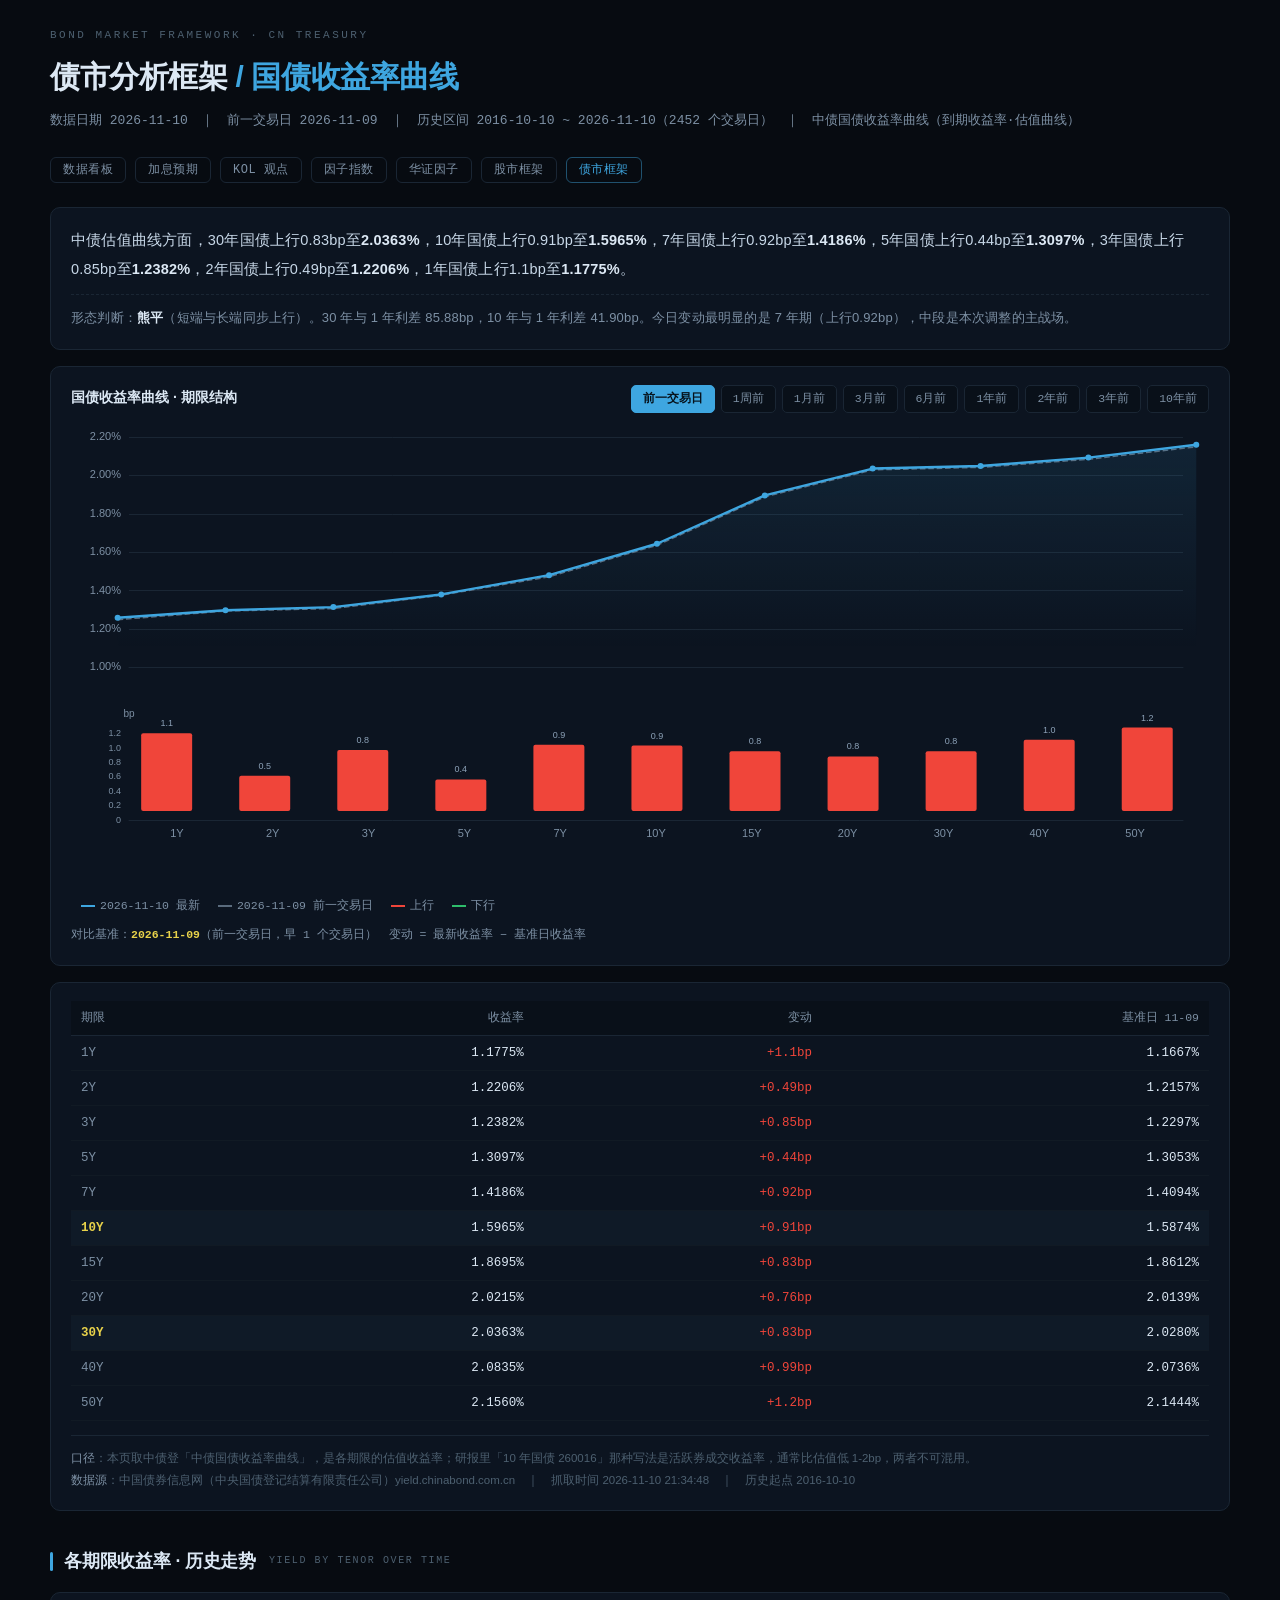
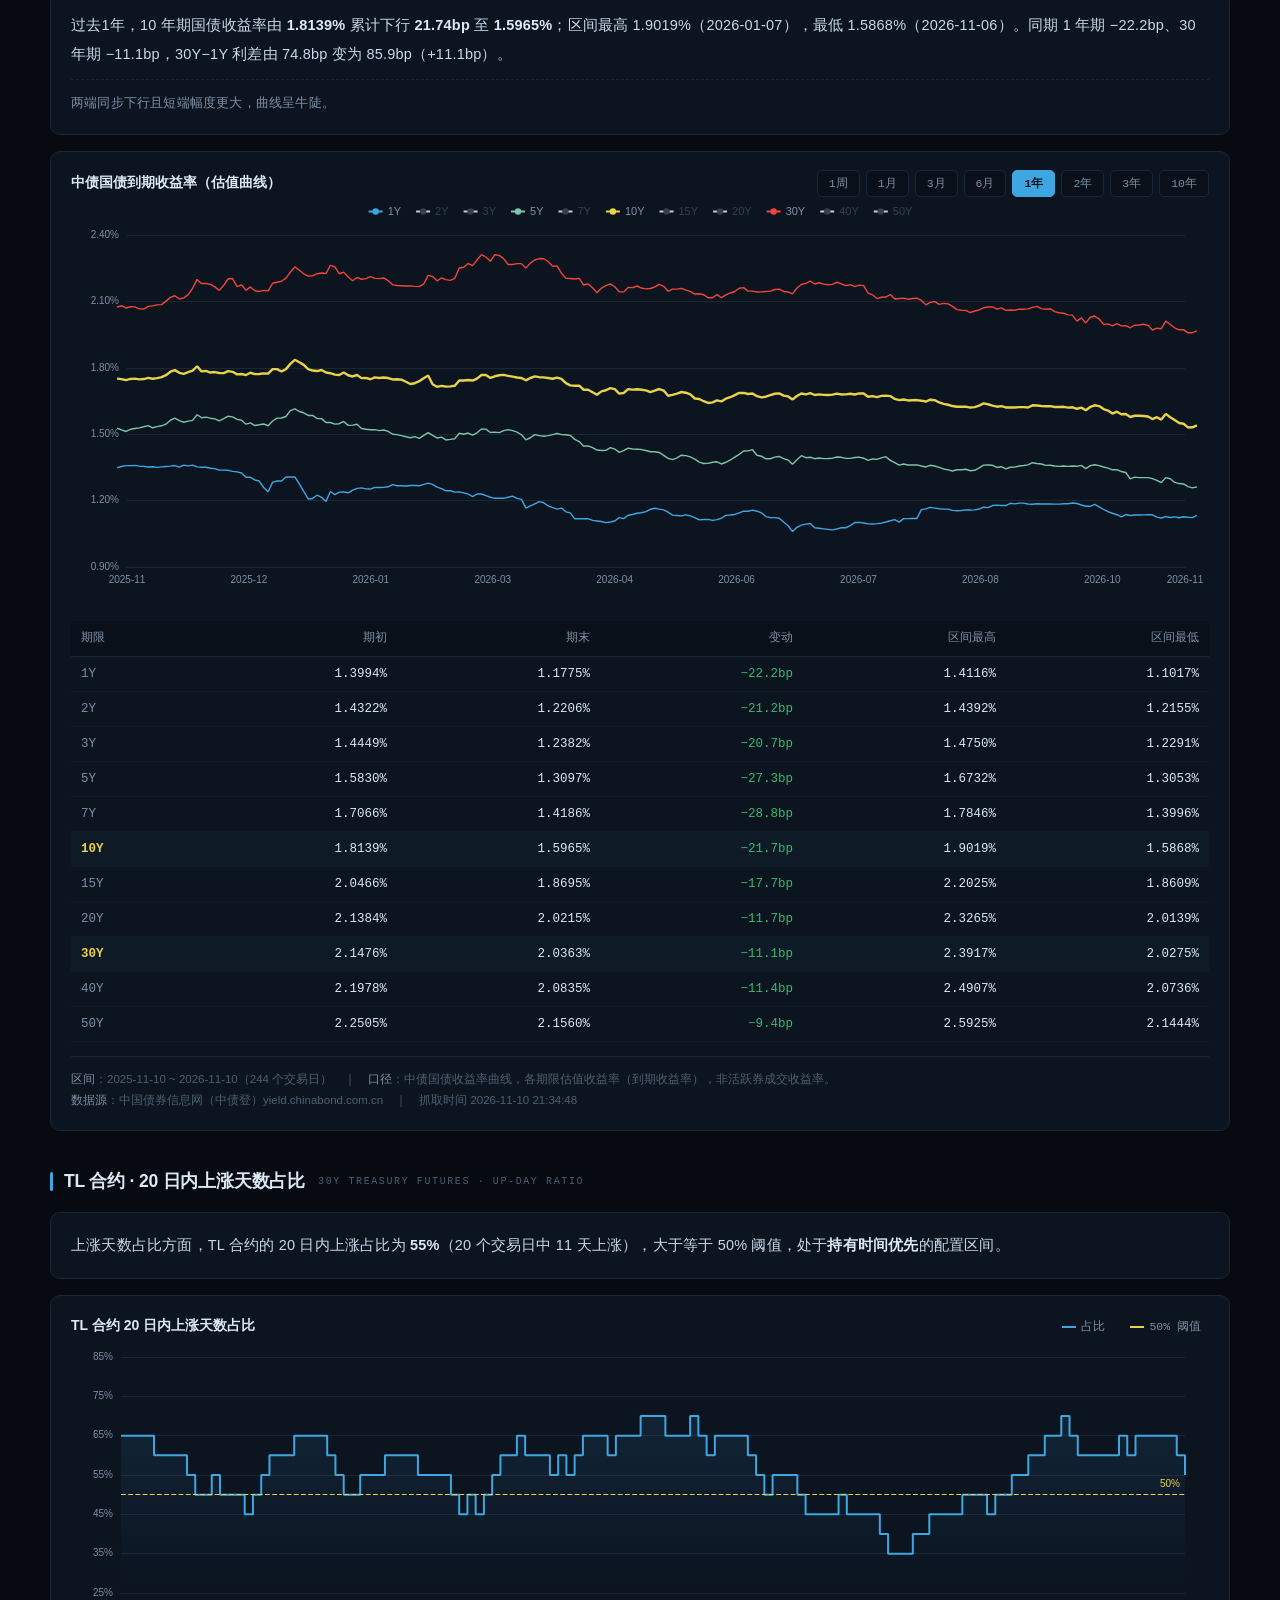
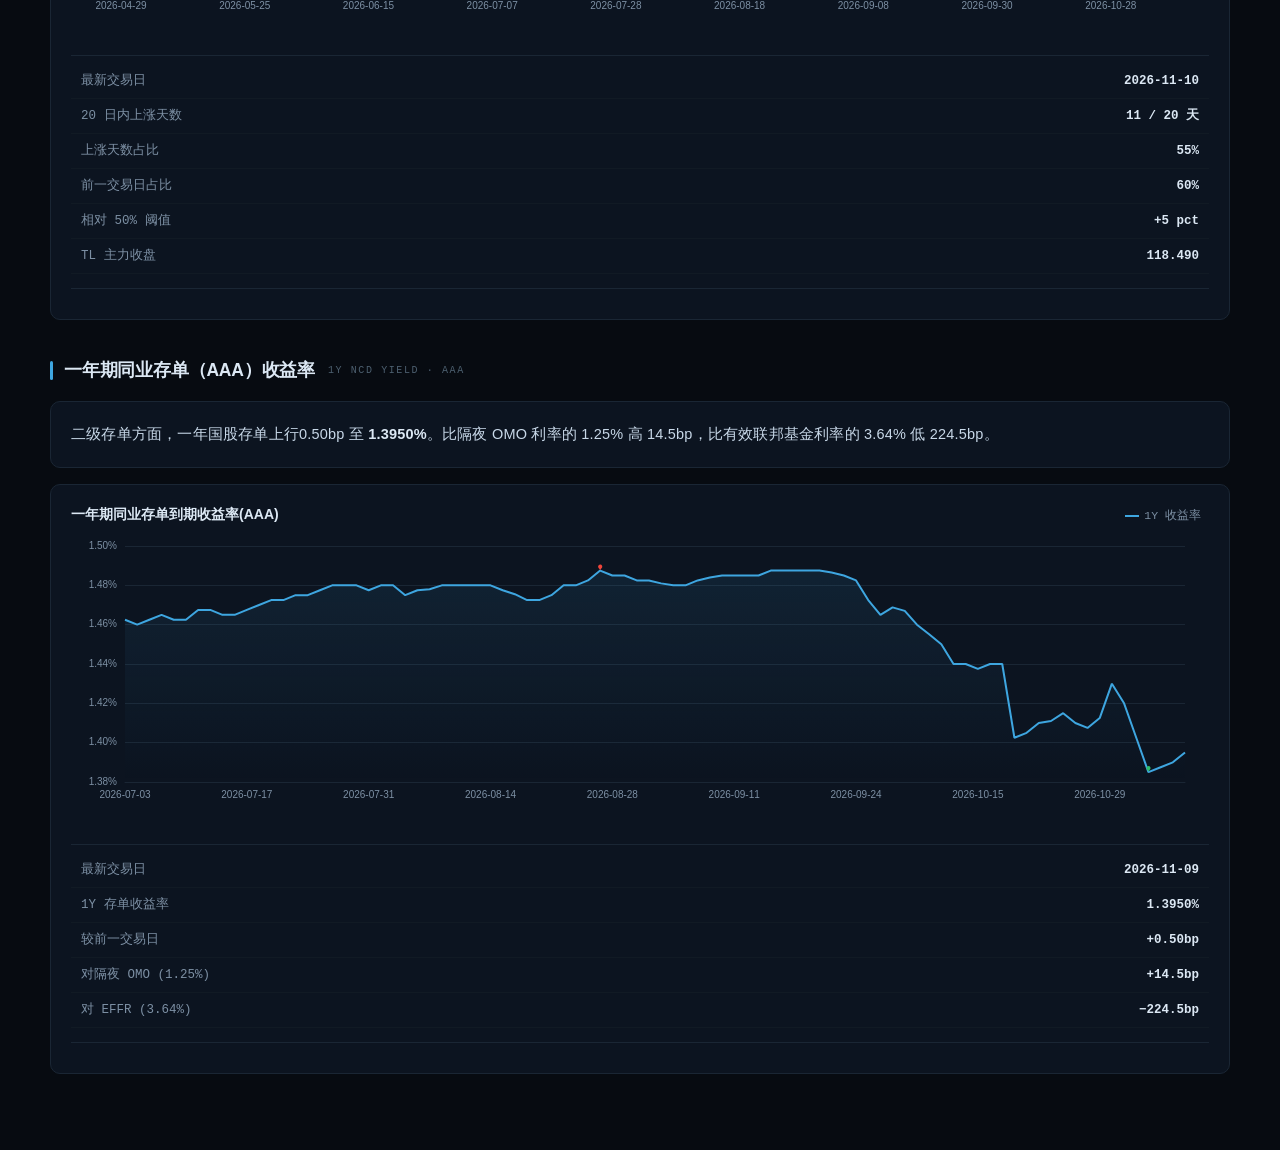
<file: bond_framework.html>
<!DOCTYPE html>
<html lang="zh-CN">
<head>
<meta charset="utf-8">
<meta name="viewport" content="width=device-width, initial-scale=1.0">
<title>债市分析框架 · 国债收益率曲线</title>
<script src="echarts.min.js"></script>
<style>
:root {
  --bg: #070b11;
  --card: #0c1420;
  --border: #1a2634;
  --text: #dce8f4;
  --muted: #7d90a4;
  --faint: #4d6070;
  --accent: #3ea6e0;
  --up: #f0453a;
  --down: #2ebd6b;
  --mono: "SF Mono", "Cascadia Mono", Consolas, "Liberation Mono", monospace;
  --sans: -apple-system, BlinkMacSystemFont, "Segoe UI", "PingFang SC",
          "Hiragino Sans GB", "Microsoft YaHei", sans-serif;
}
* { box-sizing: border-box; }
body {
  margin: 0; padding: 28px 20px 60px;
  background: var(--bg); color: var(--text);
  font-family: var(--sans); line-height: 1.65;
  -webkit-font-smoothing: antialiased;
}
.wrap { max-width: 1180px; margin: 0 auto; }

header { margin-bottom: 26px; }
.kicker {
  font: 11px/1.4 var(--mono); letter-spacing: 2.5px;
  color: var(--faint); text-transform: uppercase; margin-bottom: 9px;
}
h1 {
  margin: 0 0 8px; font-size: 30px; font-weight: 600;
  letter-spacing: -.4px;
}
h1 .part { color: var(--accent); }
.sub { color: var(--muted); font-size: 13px; font-family: var(--mono); }

/* 全站导航（与 macro-dashboard 其他页面保持一致） */
.navbar {
  display: flex; align-items: center; gap: 9px;
  flex-wrap: wrap; margin: 20px 0 24px;
}
.navbar a {
  color: var(--muted); text-decoration: none;
  font: 12px/1 var(--mono); letter-spacing: .5px;
  padding: 6px 12px; border: 1px solid var(--border); border-radius: 6px;
  transition: border-color .2s, color .2s;
}
.navbar a:hover { color: var(--accent); border-color: #2a3d52; }
.navbar a.active { color: var(--accent); border-color: rgba(62,166,224,.45); }

.card {
  background: var(--card); border: 1px solid var(--border);
  border-radius: 10px; padding: 18px 20px; margin-bottom: 16px;
}

.summary {
  font-size: 14.5px; line-height: 2.0; color: #c8d8e8;
  letter-spacing: .2px;
}
.summary b { color: var(--text); font-weight: 600; }
.summary .k10 { color: #e8d24a; font-weight: 600; }
.summary .up { color: var(--up); }
.summary .down { color: var(--down); }
.summary .flat { color: var(--muted); }
.summary .shape {
  display: block; margin-top: 10px; padding-top: 10px;
  border-top: 1px dashed var(--border); color: var(--muted); font-size: 13px;
}

.chart-bar {
  display: flex; align-items: baseline; justify-content: space-between;
  flex-wrap: wrap; gap: 8px; margin-bottom: 4px;
}
.chart-title { font-size: 14px; font-weight: 600; color: var(--text); }
.chart-legend, #curveLegend { font: 11.5px/1.6 var(--mono); color: var(--muted); }
.chart-legend span, #curveLegend span { display: inline-block; white-space: nowrap; padding-right: 8px; }
.chart-legend i, #curveLegend i {
  display: inline-block; width: 14px; height: 2px;
  vertical-align: middle; margin: 0 5px 0 10px;
}
#yieldCurve { width: 100%; height: 480px; }
#tsChart { width: 100%; height: 420px; }
#tlChart, #cdChart { width: 100%; height: 300px; }

/* 时间周期切换按钮 */
.range-bar { display: flex; gap: 6px; flex-wrap: wrap; }
.range-bar button {
  font: 11.5px/1 var(--mono); color: var(--muted);
  background: #091019; border: 1px solid var(--border);
  border-radius: 5px; padding: 7px 11px; cursor: pointer;
  transition: color .15s, border-color .15s, background .15s;
}
.range-bar button:hover { color: var(--accent); border-color: #2a3d52; }
.range-bar button.on {
  color: #06121b; background: var(--accent);
  border-color: var(--accent); font-weight: 600;
}

/* 板块标题 */
.region-title {
  display: flex; align-items: center; gap: 11px;
  margin: 36px 0 14px; padding-bottom: 2px;
}
.region-title .bar {
  width: 3px; height: 19px; background: var(--accent); border-radius: 2px;
  flex: 0 0 auto;
}
.region-title h2 { margin: 0; font-size: 17.5px; font-weight: 600; letter-spacing: -.2px; }
.region-title .en {
  color: var(--faint); font: 10px/1 var(--mono);
  letter-spacing: 1.6px; margin-left: 2px;
}

/* 统计表 */
.stat-table { margin-top: 14px; border-top: 1px solid var(--border); padding-top: 8px; }
.stat-table table { font-size: 12.5px; }
.stat-table td { padding: 7px 10px; border-bottom: 1px solid #111a24; }
.stat-table td:first-child { color: var(--muted); text-align: left; width: 46%; }
.stat-table td:last-child { text-align: right; font-weight: 600; }

table { width: 100%; border-collapse: collapse; font: 12.5px/1.6 var(--mono); }
th {
  color: var(--muted); font-weight: 500; font-size: 11.5px;
  padding: 8px 10px; border-bottom: 1px solid var(--border);
  text-align: right; background: #091019;
}
th:first-child { text-align: left; }
td {
  padding: 7px 10px; border-bottom: 1px solid #111a24;
  text-align: right; color: var(--text);
}
td:first-child { text-align: left; color: var(--muted); }
tr.key td { background: #0f1a27; }
tr.key td:first-child { color: #e8d24a; font-weight: 600; }
.up { color: var(--up); }
.down { color: var(--down); }
.flat { color: var(--muted); }

.cmp-tag {
  font: 11.5px/1.7 var(--mono); color: var(--muted);
  margin: 10px 0 2px;
}
.cmp-tag b { color: #e8d24a; font-weight: 600; }

.note {
  color: var(--faint); font-size: 11.5px; line-height: 1.9;
  margin-top: 14px; padding-top: 12px; border-top: 1px solid var(--border);
}
.note b { color: var(--muted); font-weight: 500; }

@media (max-width: 768px) {
  body { padding: 18px 12px 40px; }
  h1 { font-size: 23px; }
  .card { padding: 14px 14px; border-radius: 8px; }
  .summary { font-size: 13.5px; line-height: 1.95; }
  #yieldCurve { height: 400px; }
  #tsChart { height: 340px; }
  table { font-size: 11px; }
  th, td { padding: 6px 5px; }
  .table-scroll { overflow-x: auto; -webkit-overflow-scrolling: touch; }
  /* 手机上按钮是切换周期的唯一入口，触控区必须 ≥40px；用 grid 保证每行铺满 */
  .range-bar { display: grid; width: 100%; gap: 6px; }
  #curveRangeBar { grid-template-columns: repeat(3, 1fr); }
  #tsRangeBar { grid-template-columns: repeat(4, 1fr); }
  .range-bar button {
    height: 40px; padding: 0 4px;
    font-size: 11px; display: flex; align-items: center; justify-content: center;
  }
}
</style>
</head>
<body>
<div class="wrap">

  <header>
    <div class="kicker">BOND MARKET FRAMEWORK · CN TREASURY</div>
    <h1>债市分析框架 <span class="part">/ 国债收益率曲线</span></h1>
    <div class="sub" id="subline">—</div>
  </header>

  <div class="navbar">
    <a href="index.html">数据看板</a>
    <a href="fedwatch.html">加息预期</a>
    <a href="insights.html">KOL 观点</a>
    <a href="factors.html">因子指数</a>
    <a href="huazheng_factors.html">华证因子</a>
    <a href="stock_framework.html">股市框架</a>
    <a href="bond_framework.html" class="active">债市框架</a>
  </div>

  <div class="card">
    <div class="summary" id="summary">—</div>
  </div>

  <!-- ============ 一、期限结构（横截面，可切对比基准） ============ -->
  <div class="card">
    <div class="chart-bar">
      <div class="chart-title">国债收益率曲线 · 期限结构</div>
      <div class="range-bar" id="curveRangeBar">
        <button data-k="prev" class="on">前一交易日</button>
        <button data-k="1w">1周前</button>
        <button data-k="1m">1月前</button>
        <button data-k="3m">3月前</button>
        <button data-k="6m">6月前</button>
        <button data-k="1y">1年前</button>
        <button data-k="2y">2年前</button>
        <button data-k="3y">3年前</button>
        <button data-k="10y">10年前</button>
      </div>
    </div>
    <div id="yieldCurve"></div>
    <div id="curveLegend"></div>
    <div class="cmp-tag" id="cmpTag">—</div>
  </div>

  <div class="card">
    <div class="table-scroll">
      <table>
        <thead>
          <tr><th>期限</th><th>收益率</th><th>变动</th><th id="thBase">前一交易日</th></tr>
        </thead>
        <tbody id="tbody"></tbody>
      </table>
    </div>
    <div class="note" id="note"></div>
  </div>

  <!-- ============ 二、各期限收益率历史走势（时间序列） ============ -->
  <div class="region-title">
    <div class="bar"></div><h2>各期限收益率 · 历史走势</h2>
    <span class="en">YIELD BY TENOR OVER TIME</span>
  </div>
  <div class="card">
    <div class="summary" id="tsSummary">—</div>
  </div>
  <div class="card">
    <div class="chart-bar">
      <div class="chart-title">中债国债到期收益率（估值曲线）</div>
      <div class="range-bar" id="tsRangeBar">
        <button data-d="7">1周</button>
        <button data-d="30">1月</button>
        <button data-d="91">3月</button>
        <button data-d="182">6月</button>
        <button data-d="365" class="on">1年</button>
        <button data-d="730">2年</button>
        <button data-d="1095">3年</button>
        <button data-d="3650">10年</button>
      </div>
    </div>
    <div id="tsChart"></div>
    <div class="table-scroll">
      <table>
        <thead>
          <tr><th>期限</th><th>期初</th><th>期末</th><th>变动</th><th>区间最高</th><th>区间最低</th></tr>
        </thead>
        <tbody id="tsStat"></tbody>
      </table>
    </div>
    <div class="note" id="tsNote"></div>
  </div>

  <!-- ============ 三、TL 合约 20 日内上涨天数占比 ============ -->
  <div class="region-title">
    <div class="bar"></div><h2>TL 合约 · 20 日内上涨天数占比</h2>
    <span class="en">30Y TREASURY FUTURES · UP-DAY RATIO</span>
  </div>
  <div class="card">
    <div class="summary" id="tlSummary">—</div>
  </div>
  <div class="card">
    <div class="chart-bar">
      <div class="chart-title">TL 合约 20 日内上涨天数占比</div>
      <div class="chart-legend">
        <span><i style="background:#3ea6e0"></i>占比</span>
        <span><i style="background:#e8d24a"></i>50% 阈值</span>
      </div>
    </div>
    <div id="tlChart"></div>
    <div class="stat-table">
      <table>
        <tbody id="tlStat"></tbody>
      </table>
    </div>
    <div class="note" id="tlNote"></div>
  </div>

  <!-- ============ 四、一年期同业存单收益率 ============ -->
  <div class="region-title">
    <div class="bar"></div><h2>一年期同业存单（AAA）收益率</h2>
    <span class="en">1Y NCD YIELD · AAA</span>
  </div>
  <div class="card">
    <div class="summary" id="cdSummary">—</div>
  </div>
  <div class="card">
    <div class="chart-bar">
      <div class="chart-title">一年期同业存单到期收益率(AAA)</div>
      <div class="chart-legend">
        <span><i style="background:#3ea6e0"></i>1Y 收益率</span>
      </div>
    </div>
    <div id="cdChart"></div>
    <div class="stat-table">
      <table>
        <tbody id="cdStat"></tbody>
      </table>
    </div>
    <div class="note" id="cdNote"></div>
  </div>

</div>

<script>
const DATA = {"latest": "2026-11-10", "prev": "2026-11-09", "fetchedAt": "2026-11-10 21:34:48", "historyStart": "2016-10-10", "rows": [{"t": 30.0, "y": 2.0363, "chg": 0.83}, {"t": 10.0, "y": 1.5965, "chg": 0.91}, {"t": 7.0, "y": 1.4186, "chg": 0.92}, {"t": 5.0, "y": 1.3097, "chg": 0.44}, {"t": 3.0, "y": 1.2382, "chg": 0.85}, {"t": 2.0, "y": 1.2206, "chg": 0.49}, {"t": 1.0, "y": 1.1775, "chg": 1.08}], "all": [1.0, 2.0, 3.0, 5.0, 7.0, 10.0, 15.0, 20.0, 30.0, 40.0, 50.0], "latestCurve": {"1": 1.1775, "2": 1.2206, "3": 1.2382, "5": 1.3097, "7": 1.4186, "10": 1.5965, "15": 1.8695, "20": 2.0215, "30": 2.0363, "40": 2.0835, "50": 2.156}, "prevCurve": {"1": 1.1667, "2": 1.2157, "3": 1.2297, "5": 1.3053, "7": 1.4094, "10": 1.5874, "15": 1.8612, "20": 2.0139, "30": 2.028, "40": 2.0736, "50": 2.1444}, "chgMap": {"1": 1.08, "2": 0.49, "3": 0.85, "5": 0.44, "7": 0.92, "10": 0.91, "15": 0.83, "20": 0.76, "30": 0.83, "40": 0.99, "50": 1.16}, "shape": {"text": "形态判断：<b>熊平</b>（短端与长端同步上行）。30 年与 1 年利差 85.88bp，10 年与 1 年利差 41.90bp。今日变动最明显的是 7 年期（上行0.92bp），中段是本次调整的主战场。"}, "anchors": {"omo": 1.25, "effr": 3.64}, "ts": {"dates": ["2016-10-10", "2016-10-11", "2016-10-12", "2016-10-13", "2016-10-14", "2016-10-17", "2016-10-18", "2016-10-19", "2016-10-20", "2016-10-21", "2016-10-24", "2016-10-25", "2016-10-26", "2016-10-27", "2016-10-28", "2016-10-31", "2016-11-01", "2016-11-02", "2016-11-03", "2016-11-04", "2016-11-07", "2016-11-08", "2016-11-09", "2016-11-10", "2016-11-11", "2016-11-14", "2016-11-15", "2016-11-16", "2016-11-17", "2016-11-18", "2016-11-21", "2016-11-22", "2016-11-23", "2016-11-24", "2016-11-25", "2016-11-28", "2016-11-29", "2016-11-30", "2016-12-01", "2016-12-02", "2016-12-05", "2016-12-06", "2016-12-07", "2016-12-08", "2016-12-09", "2016-12-12", "2016-12-13", "2016-12-14", "2016-12-15", "2016-12-16", "2016-12-19", "2016-12-20", "2016-12-21", "2016-12-22", "2016-12-23", "2016-12-26", "2016-12-27", "2016-12-28", "2016-12-29", "2016-12-30", "2017-01-03", "2017-01-04", "2017-01-05", "2017-01-06", "2017-01-09", "2017-01-10", "2017-01-11", "2017-01-12", "2017-01-13", "2017-01-16", "2017-01-17", "2017-01-18", "2017-01-19", "2017-01-20", "2017-01-23", "2017-01-24", "2017-01-25", "2017-01-26", "2017-02-03", "2017-02-06", "2017-02-07", "2017-02-08", "2017-02-09", "2017-02-10", "2017-02-13", "2017-02-14", "2017-02-15", "2017-02-16", "2017-02-17", "2017-02-20", "2017-02-21", "2017-02-22", "2017-02-23", "2017-02-24", "2017-02-27", "2017-02-28", "2017-03-01", "2017-03-02", "2017-03-03", "2017-03-06", "2017-03-07", "2017-03-08", "2017-03-09", "2017-03-10", "2017-03-13", "2017-03-14", "2017-03-15", "2017-03-16", "2017-03-17", "2017-03-20", "2017-03-21", "2017-03-22", "2017-03-23", "2017-03-24", "2017-03-27", "2017-03-28", "2017-03-29", "2017-03-30", "2017-03-31", "2017-04-05", "2017-04-06", "2017-04-07", "2017-04-10", "2017-04-11", "2017-04-12", "2017-04-13", "2017-04-14", "2017-04-17", "2017-04-18", "2017-04-19", "2017-04-20", "2017-04-21", "2017-04-24", "2017-04-25", "2017-04-26", "2017-04-27", "2017-04-28", "2017-05-02", "2017-05-03", "2017-05-04", "2017-05-05", "2017-05-08", "2017-05-09", "2017-05-10", "2017-05-11", "2017-05-12", "2017-05-15", "2017-05-16", "2017-05-17", "2017-05-18", "2017-05-19", "2017-05-22", "2017-05-23", "2017-05-24", "2017-05-25", "2017-05-26", "2017-05-31", "2017-06-01", "2017-06-02", "2017-06-05", "2017-06-06", "2017-06-07", "2017-06-08", "2017-06-09", "2017-06-12", "2017-06-13", "2017-06-14", "2017-06-15", "2017-06-16", "2017-06-19", "2017-06-20", "2017-06-21", "2017-06-22", "2017-06-23", "2017-06-26", "2017-06-27", "2017-06-28", "2017-06-29", "2017-06-30", "2017-07-03", "2017-07-04", "2017-07-05", "2017-07-06", "2017-07-07", "2017-07-10", "2017-07-11", "2017-07-12", "2017-07-13", "2017-07-14", "2017-07-17", "2017-07-18", "2017-07-19", "2017-07-20", "2017-07-21", "2017-07-24", "2017-07-25", "2017-07-26", "2017-07-27", "2017-07-28", "2017-07-31", "2017-08-01", "2017-08-02", "2017-08-03", "2017-08-04", "2017-08-07", "2017-08-08", "2017-08-09", "2017-08-10", "2017-08-11", "2017-08-14", "2017-08-15", "2017-08-16", "2017-08-17", "2017-08-18", "2017-08-21", "2017-08-22", "2017-08-23", "2017-08-24", "2017-08-25", "2017-08-28", "2017-08-29", "2017-08-30", "2017-08-31", "2017-09-01", "2017-09-04", "2017-09-05", "2017-09-06", "2017-09-07", "2017-09-08", "2017-09-11", "2017-09-12", "2017-09-13", "2017-09-14", "2017-09-15", "2017-09-18", "2017-09-19", "2017-09-20", "2017-09-21", "2017-09-22", "2017-09-25", "2017-09-26", "2017-09-27", "2017-09-28", "2017-09-29", "2017-10-09", "2017-10-10", "2017-10-11", "2017-10-12", "2017-10-13", "2017-10-16", "2017-10-17", "2017-10-18", "2017-10-19", "2017-10-20", "2017-10-23", "2017-10-24", "2017-10-25", "2017-10-26", "2017-10-27", "2017-10-30", "2017-10-31", "2017-11-01", "2017-11-02", "2017-11-03", "2017-11-06", "2017-11-07", "2017-11-08", "2017-11-09", "2017-11-10", "2017-11-13", "2017-11-14", "2017-11-15", "2017-11-16", "2017-11-17", "2017-11-20", "2017-11-21", "2017-11-22", "2017-11-23", "2017-11-24", "2017-11-27", "2017-11-28", "2017-11-29", "2017-11-30", "2017-12-01", "2017-12-04", "2017-12-05", "2017-12-06", "2017-12-07", "2017-12-08", "2017-12-11", "2017-12-12", "2017-12-13", "2017-12-14", "2017-12-15", "2017-12-18", "2017-12-19", "2017-12-20", "2017-12-21", "2017-12-22", "2017-12-25", "2017-12-26", "2017-12-27", "2017-12-28", "2017-12-29", "2018-01-02", "2018-01-03", "2018-01-04", "2018-01-05", "2018-01-08", "2018-01-09", "2018-01-10", "2018-01-11", "2018-01-12", "2018-01-15", "2018-01-16", "2018-01-17", "2018-01-18", "2018-01-19", "2018-01-22", "2018-01-23", "2018-01-24", "2018-01-25", "2018-01-26", "2018-01-29", "2018-01-30", "2018-01-31", "2018-02-01", "2018-02-02", "2018-02-05", "2018-02-06", "2018-02-07", "2018-02-08", "2018-02-09", "2018-02-12", "2018-02-13", "2018-02-14", "2018-02-22", "2018-02-23", "2018-02-26", "2018-02-27", "2018-02-28", "2018-03-01", "2018-03-02", "2018-03-05", "2018-03-06", "2018-03-07", "2018-03-08", "2018-03-09", "2018-03-12", "2018-03-13", "2018-03-14", "2018-03-15", "2018-03-16", "2018-03-19", "2018-03-20", "2018-03-21", "2018-03-22", "2018-03-23", "2018-03-26", "2018-03-27", "2018-03-28", "2018-03-29", "2018-03-30", "2018-04-02", "2018-04-03", "2018-04-04", "2018-04-09", "2018-04-10", "2018-04-11", "2018-04-12", "2018-04-13", "2018-04-16", "2018-04-17", "2018-04-18", "2018-04-19", "2018-04-20", "2018-04-23", "2018-04-24", "2018-04-25", "2018-04-26", "2018-04-27", "2018-05-02", "2018-05-03", "2018-05-04", "2018-05-07", "2018-05-08", "2018-05-09", "2018-05-10", "2018-05-11", "2018-05-14", "2018-05-15", "2018-05-16", "2018-05-17", "2018-05-18", "2018-05-21", "2018-05-22", "2018-05-23", "2018-05-24", "2018-05-25", "2018-05-28", "2018-05-29", "2018-05-30", "2018-05-31", "2018-06-01", "2018-06-04", "2018-06-05", "2018-06-06", "2018-06-07", "2018-06-08", "2018-06-11", "2018-06-12", "2018-06-13", "2018-06-14", "2018-06-15", "2018-06-19", "2018-06-20", "2018-06-21", "2018-06-22", "2018-06-25", "2018-06-26", "2018-06-27", "2018-06-28", "2018-06-29", "2018-07-02", "2018-07-03", "2018-07-04", "2018-07-05", "2018-07-06", "2018-07-09", "2018-07-10", "2018-07-11", "2018-07-12", "2018-07-13", "2018-07-16", "2018-07-17", "2018-07-18", "2018-07-19", "2018-07-20", "2018-07-23", "2018-07-24", "2018-07-25", "2018-07-26", "2018-07-27", "2018-07-30", "2018-07-31", "2018-08-01", "2018-08-02", "2018-08-03", "2018-08-06", "2018-08-07", "2018-08-08", "2018-08-09", "2018-08-10", "2018-08-13", "2018-08-14", "2018-08-15", "2018-08-16", "2018-08-17", "2018-08-20", "2018-08-21", "2018-08-22", "2018-08-23", "2018-08-24", "2018-08-27", "2018-08-28", "2018-08-29", "2018-08-30", "2018-08-31", "2018-09-03", "2018-09-04", "2018-09-05", "2018-09-06", "2018-09-07", "2018-09-10", "2018-09-11", "2018-09-12", "2018-09-13", "2018-09-14", "2018-09-17", "2018-09-18", "2018-09-19", "2018-09-20", "2018-09-21", "2018-09-25", "2018-09-26", "2018-09-27", "2018-09-28", "2018-10-08", "2018-10-09", "2018-10-10", "2018-10-11", "2018-10-12", "2018-10-15", "2018-10-16", "2018-10-17", "2018-10-18", "2018-10-19", "2018-10-22", "2018-10-23", "2018-10-24", "2018-10-25", "2018-10-26", "2018-10-29", "2018-10-30", "2018-10-31", "2018-11-01", "2018-11-02", "2018-11-05", "2018-11-06", "2018-11-07", "2018-11-08", "2018-11-09", "2018-11-12", "2018-11-13", "2018-11-14", "2018-11-15", "2018-11-16", "2018-11-19", "2018-11-20", "2018-11-21", "2018-11-22", "2018-11-23", "2018-11-26", "2018-11-27", "2018-11-28", "2018-11-29", "2018-11-30", "2018-12-03", "2018-12-04", "2018-12-05", "2018-12-06", "2018-12-07", "2018-12-10", "2018-12-11", "2018-12-12", "2018-12-13", "2018-12-14", "2018-12-17", "2018-12-18", "2018-12-19", "2018-12-20", "2018-12-21", "2018-12-24", "2018-12-25", "2018-12-26", "2018-12-27", "2018-12-28", "2019-01-02", "2019-01-03", "2019-01-04", "2019-01-07", "2019-01-08", "2019-01-09", "2019-01-10", "2019-01-11", "2019-01-14", "2019-01-15", "2019-01-16", "2019-01-17", "2019-01-18", "2019-01-21", "2019-01-22", "2019-01-23", "2019-01-24", "2019-01-25", "2019-01-28", "2019-01-29", "2019-01-30", "2019-01-31", "2019-02-01", "2019-02-11", "2019-02-12", "2019-02-13", "2019-02-14", "2019-02-15", "2019-02-18", "2019-02-19", "2019-02-20", "2019-02-21", "2019-02-22", "2019-02-25", "2019-02-26", "2019-02-27", "2019-02-28", "2019-03-01", "2019-03-04", "2019-03-05", "2019-03-06", "2019-03-07", "2019-03-08", "2019-03-11", "2019-03-12", "2019-03-13", "2019-03-14", "2019-03-15", "2019-03-18", "2019-03-19", "2019-03-20", "2019-03-21", "2019-03-22", "2019-03-25", "2019-03-26", "2019-03-27", "2019-03-28", "2019-03-29", "2019-04-01", "2019-04-02", "2019-04-03", "2019-04-04", "2019-04-08", "2019-04-09", "2019-04-10", "2019-04-11", "2019-04-12", "2019-04-15", "2019-04-16", "2019-04-17", "2019-04-18", "2019-04-19", "2019-04-22", "2019-04-23", "2019-04-24", "2019-04-25", "2019-04-26", "2019-04-29", "2019-04-30", "2019-05-06", "2019-05-07", "2019-05-08", "2019-05-09", "2019-05-10", "2019-05-13", "2019-05-14", "2019-05-15", "2019-05-16", "2019-05-17", "2019-05-20", "2019-05-21", "2019-05-22", "2019-05-23", "2019-05-24", "2019-05-27", "2019-05-28", "2019-05-29", "2019-05-30", "2019-05-31", "2019-06-03", "2019-06-04", "2019-06-05", "2019-06-06", "2019-06-10", "2019-06-11", "2019-06-12", "2019-06-13", "2019-06-14", "2019-06-17", "2019-06-18", "2019-06-19", "2019-06-20", "2019-06-21", "2019-06-24", "2019-06-25", "2019-06-26", "2019-06-27", "2019-06-28", "2019-07-01", "2019-07-02", "2019-07-03", "2019-07-04", "2019-07-05", "2019-07-08", "2019-07-09", "2019-07-10", "2019-07-11", "2019-07-12", "2019-07-15", "2019-07-16", "2019-07-17", "2019-07-18", "2019-07-19", "2019-07-22", "2019-07-23", "2019-07-24", "2019-07-25", "2019-07-26", "2019-07-29", "2019-07-30", "2019-07-31", "2019-08-01", "2019-08-02", "2019-08-05", "2019-08-06", "2019-08-07", "2019-08-08", "2019-08-09", "2019-08-12", "2019-08-13", "2019-08-14", "2019-08-15", "2019-08-16", "2019-08-19", "2019-08-20", "2019-08-21", "2019-08-22", "2019-08-23", "2019-08-26", "2019-08-27", "2019-08-28", "2019-08-29", "2019-08-30", "2019-09-02", "2019-09-03", "2019-09-04", "2019-09-05", "2019-09-06", "2019-09-09", "2019-09-10", "2019-09-11", "2019-09-12", "2019-09-16", "2019-09-17", "2019-09-18", "2019-09-19", "2019-09-20", "2019-09-23", "2019-09-24", "2019-09-25", "2019-09-26", "2019-09-27", "2019-09-30", "2019-10-08", "2019-10-09", "2019-10-10", "2019-10-11", "2019-10-14", "2019-10-15", "2019-10-16", "2019-10-17", "2019-10-18", "2019-10-21", "2019-10-22", "2019-10-23", "2019-10-24", "2019-10-25", "2019-10-28", "2019-10-29", "2019-10-30", "2019-10-31", "2019-11-01", "2019-11-04", "2019-11-05", "2019-11-06", "2019-11-07", "2019-11-08", "2019-11-11", "2019-11-12", "2019-11-13", "2019-11-14", "2019-11-15", "2019-11-18", "2019-11-19", "2019-11-20", "2019-11-21", "2019-11-22", "2019-11-25", "2019-11-26", "2019-11-27", "2019-11-28", "2019-11-29", "2019-12-02", "2019-12-03", "2019-12-04", "2019-12-05", "2019-12-06", "2019-12-09", "2019-12-10", "2019-12-11", "2019-12-12", "2019-12-13", "2019-12-16", "2019-12-17", "2019-12-18", "2019-12-19", "2019-12-20", "2019-12-23", "2019-12-24", "2019-12-25", "2019-12-26", "2019-12-27", "2019-12-30", "2019-12-31", "2020-01-02", "2020-01-03", "2020-01-06", "2020-01-07", "2020-01-08", "2020-01-09", "2020-01-10", "2020-01-13", "2020-01-14", "2020-01-15", "2020-01-16", "2020-01-17", "2020-01-20", "2020-01-21", "2020-01-22", "2020-01-23", "2020-02-03", "2020-02-04", "2020-02-05", "2020-02-06", "2020-02-07", "2020-02-10", "2020-02-11", "2020-02-12", "2020-02-13", "2020-02-14", "2020-02-17", "2020-02-18", "2020-02-19", "2020-02-20", "2020-02-21", "2020-02-24", "2020-02-25", "2020-02-26", "2020-02-27", "2020-02-28", "2020-03-02", "2020-03-03", "2020-03-04", "2020-03-05", "2020-03-06", "2020-03-09", "2020-03-10", "2020-03-11", "2020-03-12", "2020-03-13", "2020-03-16", "2020-03-17", "2020-03-18", "2020-03-19", "2020-03-20", "2020-03-23", "2020-03-24", "2020-03-25", "2020-03-26", "2020-03-27", "2020-03-30", "2020-03-31", "2020-04-01", "2020-04-02", "2020-04-03", "2020-04-07", "2020-04-08", "2020-04-09", "2020-04-10", "2020-04-13", "2020-04-14", "2020-04-15", "2020-04-16", "2020-04-17", "2020-04-20", "2020-04-21", "2020-04-22", "2020-04-23", "2020-04-24", "2020-04-27", "2020-04-28", "2020-04-29", "2020-04-30", "2020-05-06", "2020-05-07", "2020-05-08", "2020-05-11", "2020-05-12", "2020-05-13", "2020-05-14", "2020-05-15", "2020-05-18", "2020-05-19", "2020-05-20", "2020-05-21", "2020-05-22", "2020-05-25", "2020-05-26", "2020-05-27", "2020-05-28", "2020-05-29", "2020-06-01", "2020-06-02", "2020-06-03", "2020-06-04", "2020-06-05", "2020-06-08", "2020-06-09", "2020-06-10", "2020-06-11", "2020-06-12", "2020-06-15", "2020-06-16", "2020-06-17", "2020-06-18", "2020-06-19", "2020-06-22", "2020-06-23", "2020-06-24", "2020-06-29", "2020-06-30", "2020-07-01", "2020-07-02", "2020-07-03", "2020-07-06", "2020-07-07", "2020-07-08", "2020-07-09", "2020-07-10", "2020-07-13", "2020-07-14", "2020-07-15", "2020-07-16", "2020-07-17", "2020-07-20", "2020-07-21", "2020-07-22", "2020-07-23", "2020-07-24", "2020-07-27", "2020-07-28", "2020-07-29", "2020-07-30", "2020-07-31", "2020-08-03", "2020-08-04", "2020-08-05", "2020-08-06", "2020-08-07", "2020-08-10", "2020-08-11", "2020-08-12", "2020-08-13", "2020-08-14", "2020-08-17", "2020-08-18", "2020-08-19", "2020-08-20", "2020-08-21", "2020-08-24", "2020-08-25", "2020-08-26", "2020-08-27", "2020-08-28", "2020-08-31", "2020-09-01", "2020-09-02", "2020-09-03", "2020-09-04", "2020-09-07", "2020-09-08", "2020-09-09", "2020-09-10", "2020-09-11", "2020-09-14", "2020-09-15", "2020-09-16", "2020-09-17", "2020-09-18", "2020-09-21", "2020-09-22", "2020-09-23", "2020-09-24", "2020-09-25", "2020-09-28", "2020-09-29", "2020-09-30", "2020-10-09", "2020-10-12", "2020-10-13", "2020-10-14", "2020-10-15", "2020-10-16", "2020-10-19", "2020-10-20", "2020-10-21", "2020-10-22", "2020-10-23", "2020-10-26", "2020-10-27", "2020-10-28", "2020-10-29", "2020-10-30", "2020-11-02", "2020-11-03", "2020-11-04", "2020-11-05", "2020-11-06", "2020-11-09", "2020-11-10", "2020-11-11", "2020-11-12", "2020-11-13", "2020-11-16", "2020-11-17", "2020-11-18", "2020-11-19", "2020-11-20", "2020-11-23", "2020-11-24", "2020-11-25", "2020-11-26", "2020-11-27", "2020-11-30", "2020-12-01", "2020-12-02", "2020-12-03", "2020-12-04", "2020-12-07", "2020-12-08", "2020-12-09", "2020-12-10", "2020-12-11", "2020-12-14", "2020-12-15", "2020-12-16", "2020-12-17", "2020-12-18", "2020-12-21", "2020-12-22", "2020-12-23", "2020-12-24", "2020-12-25", "2020-12-28", "2020-12-29", "2020-12-30", "2020-12-31", "2021-01-04", "2021-01-05", "2021-01-06", "2021-01-07", "2021-01-08", "2021-01-11", "2021-01-12", "2021-01-13", "2021-01-14", "2021-01-15", "2021-01-18", "2021-01-19", "2021-01-20", "2021-01-21", "2021-01-22", "2021-01-25", "2021-01-26", "2021-01-27", "2021-01-28", "2021-01-29", "2021-02-01", "2021-02-02", "2021-02-03", "2021-02-04", "2021-02-05", "2021-02-08", "2021-02-09", "2021-02-10", "2021-02-18", "2021-02-19", "2021-02-22", "2021-02-23", "2021-02-24", "2021-02-25", "2021-02-26", "2021-03-01", "2021-03-02", "2021-03-03", "2021-03-04", "2021-03-05", "2021-03-08", "2021-03-09", "2021-03-10", "2021-03-11", "2021-03-12", "2021-03-15", "2021-03-16", "2021-03-17", "2021-03-18", "2021-03-19", "2021-03-22", "2021-03-23", "2021-03-24", "2021-03-25", "2021-03-26", "2021-03-29", "2021-03-30", "2021-03-31", "2021-04-01", "2021-04-02", "2021-04-06", "2021-04-07", "2021-04-08", "2021-04-09", "2021-04-12", "2021-04-13", "2021-04-14", "2021-04-15", "2021-04-16", "2021-04-19", "2021-04-20", "2021-04-21", "2021-04-22", "2021-04-23", "2021-04-26", "2021-04-27", "2021-04-28", "2021-04-29", "2021-04-30", "2021-05-06", "2021-05-07", "2021-05-10", "2021-05-11", "2021-05-12", "2021-05-13", "2021-05-14", "2021-05-17", "2021-05-18", "2021-05-19", "2021-05-20", "2021-05-21", "2021-05-24", "2021-05-25", "2021-05-26", "2021-05-27", "2021-05-28", "2021-05-31", "2021-06-01", "2021-06-02", "2021-06-03", "2021-06-04", "2021-06-07", "2021-06-08", "2021-06-09", "2021-06-10", "2021-06-11", "2021-06-15", "2021-06-16", "2021-06-17", "2021-06-18", "2021-06-21", "2021-06-22", "2021-06-23", "2021-06-24", "2021-06-25", "2021-06-28", "2021-06-29", "2021-06-30", "2021-07-01", "2021-07-02", "2021-07-05", "2021-07-06", "2021-07-07", "2021-07-08", "2021-07-09", "2021-07-12", "2021-07-13", "2021-07-14", "2021-07-15", "2021-07-16", "2021-07-19", "2021-07-20", "2021-07-21", "2021-07-22", "2021-07-23", "2021-07-26", "2021-07-27", "2021-07-28", "2021-07-29", "2021-07-30", "2021-08-02", "2021-08-03", "2021-08-04", "2021-08-05", "2021-08-06", "2021-08-09", "2021-08-10", "2021-08-11", "2021-08-12", "2021-08-13", "2021-08-16", "2021-08-17", "2021-08-18", "2021-08-19", "2021-08-20", "2021-08-23", "2021-08-24", "2021-08-25", "2021-08-26", "2021-08-27", "2021-08-30", "2021-08-31", "2021-09-01", "2021-09-02", "2021-09-03", "2021-09-06", "2021-09-07", "2021-09-08", "2021-09-09", "2021-09-10", "2021-09-13", "2021-09-14", "2021-09-15", "2021-09-16", "2021-09-17", "2021-09-22", "2021-09-23", "2021-09-24", "2021-09-27", "2021-09-28", "2021-09-29", "2021-09-30", "2021-10-08", "2021-10-11", "2021-10-12", "2021-10-13", "2021-10-14", "2021-10-15", "2021-10-18", "2021-10-19", "2021-10-20", "2021-10-21", "2021-10-22", "2021-10-25", "2021-10-26", "2021-10-27", "2021-10-28", "2021-10-29", "2021-11-01", "2021-11-02", "2021-11-03", "2021-11-04", "2021-11-05", "2021-11-08", "2021-11-09", "2021-11-10", "2021-11-11", "2021-11-12", "2021-11-15", "2021-11-16", "2021-11-17", "2021-11-18", "2021-11-19", "2021-11-22", "2021-11-23", "2021-11-24", "2021-11-25", "2021-11-26", "2021-11-29", "2021-11-30", "2021-12-01", "2021-12-02", "2021-12-03", "2021-12-06", "2021-12-07", "2021-12-08", "2021-12-09", "2021-12-10", "2021-12-13", "2021-12-14", "2021-12-15", "2021-12-16", "2021-12-17", "2021-12-20", "2021-12-21", "2021-12-22", "2021-12-23", "2021-12-24", "2021-12-27", "2021-12-28", "2021-12-29", "2021-12-30", "2021-12-31", "2022-01-04", "2022-01-05", "2022-01-06", "2022-01-07", "2022-01-10", "2022-01-11", "2022-01-12", "2022-01-13", "2022-01-14", "2022-01-17", "2022-01-18", "2022-01-19", "2022-01-20", "2022-01-21", "2022-01-24", "2022-01-25", "2022-01-26", "2022-01-27", "2022-01-28", "2022-02-07", "2022-02-08", "2022-02-09", "2022-02-10", "2022-02-11", "2022-02-14", "2022-02-15", "2022-02-16", "2022-02-17", "2022-02-18", "2022-02-21", "2022-02-22", "2022-02-23", "2022-02-24", "2022-02-25", "2022-02-28", "2022-03-01", "2022-03-02", "2022-03-03", "2022-03-04", "2022-03-07", "2022-03-08", "2022-03-09", "2022-03-10", "2022-03-11", "2022-03-14", "2022-03-15", "2022-03-16", "2022-03-17", "2022-03-18", "2022-03-21", "2022-03-22", "2022-03-23", "2022-03-24", "2022-03-25", "2022-03-28", "2022-03-29", "2022-03-30", "2022-03-31", "2022-04-01", "2022-04-06", "2022-04-07", "2022-04-08", "2022-04-11", "2022-04-12", "2022-04-13", "2022-04-14", "2022-04-15", "2022-04-18", "2022-04-19", "2022-04-20", "2022-04-21", "2022-04-22", "2022-04-25", "2022-04-26", "2022-04-27", "2022-04-28", "2022-04-29", "2022-05-05", "2022-05-06", "2022-05-09", "2022-05-10", "2022-05-11", "2022-05-12", "2022-05-13", "2022-05-16", "2022-05-17", "2022-05-18", "2022-05-19", "2022-05-20", "2022-05-23", "2022-05-24", "2022-05-25", "2022-05-26", "2022-05-27", "2022-05-30", "2022-05-31", "2022-06-01", "2022-06-02", "2022-06-06", "2022-06-07", "2022-06-08", "2022-06-09", "2022-06-10", "2022-06-13", "2022-06-14", "2022-06-15", "2022-06-16", "2022-06-17", "2022-06-20", "2022-06-21", "2022-06-22", "2022-06-23", "2022-06-24", "2022-06-27", "2022-06-28", "2022-06-29", "2022-06-30", "2022-07-01", "2022-07-04", "2022-07-05", "2022-07-06", "2022-07-07", "2022-07-08", "2022-07-11", "2022-07-12", "2022-07-13", "2022-07-14", "2022-07-15", "2022-07-18", "2022-07-19", "2022-07-20", "2022-07-21", "2022-07-22", "2022-07-25", "2022-07-26", "2022-07-27", "2022-07-28", "2022-07-29", "2022-08-01", "2022-08-02", "2022-08-03", "2022-08-04", "2022-08-05", "2022-08-08", "2022-08-09", "2022-08-10", "2022-08-11", "2022-08-12", "2022-08-15", "2022-08-16", "2022-08-17", "2022-08-18", "2022-08-19", "2022-08-22", "2022-08-23", "2022-08-24", "2022-08-25", "2022-08-26", "2022-08-29", "2022-08-30", "2022-08-31", "2022-09-01", "2022-09-02", "2022-09-05", "2022-09-06", "2022-09-07", "2022-09-08", "2022-09-09", "2022-09-13", "2022-09-14", "2022-09-15", "2022-09-16", "2022-09-19", "2022-09-20", "2022-09-21", "2022-09-22", "2022-09-23", "2022-09-26", "2022-09-27", "2022-09-28", "2022-09-29", "2022-09-30", "2022-10-10", "2022-10-11", "2022-10-12", "2022-10-13", "2022-10-14", "2022-10-17", "2022-10-18", "2022-10-19", "2022-10-20", "2022-10-21", "2022-10-24", "2022-10-25", "2022-10-26", "2022-10-27", "2022-10-28", "2022-10-31", "2022-11-01", "2022-11-02", "2022-11-03", "2022-11-04", "2022-11-07", "2022-11-08", "2022-11-09", "2022-11-10", "2022-11-11", "2022-11-14", "2022-11-15", "2022-11-16", "2022-11-17", "2022-11-18", "2022-11-21", "2022-11-22", "2022-11-23", "2022-11-24", "2022-11-25", "2022-11-28", "2022-11-29", "2022-11-30", "2022-12-01", "2022-12-02", "2022-12-05", "2022-12-06", "2022-12-07", "2022-12-08", "2022-12-09", "2022-12-12", "2022-12-13", "2022-12-14", "2022-12-15", "2022-12-16", "2022-12-19", "2022-12-20", "2022-12-21", "2022-12-22", "2022-12-23", "2022-12-26", "2022-12-27", "2022-12-28", "2022-12-29", "2022-12-30", "2023-01-03", "2023-01-04", "2023-01-05", "2023-01-06", "2023-01-09", "2023-01-10", "2023-01-11", "2023-01-12", "2023-01-13", "2023-01-16", "2023-01-17", "2023-01-18", "2023-01-19", "2023-01-20", "2023-01-30", "2023-01-31", "2023-02-01", "2023-02-02", "2023-02-03", "2023-02-06", "2023-02-07", "2023-02-08", "2023-02-09", "2023-02-10", "2023-02-13", "2023-02-14", "2023-02-15", "2023-02-16", "2023-02-17", "2023-02-20", "2023-02-21", "2023-02-22", "2023-02-23", "2023-02-24", "2023-02-27", "2023-02-28", "2023-03-01", "2023-03-02", "2023-03-03", "2023-03-06", "2023-03-07", "2023-03-08", "2023-03-09", "2023-03-10", "2023-03-13", "2023-03-14", "2023-03-15", "2023-03-16", "2023-03-17", "2023-03-20", "2023-03-21", "2023-03-22", "2023-03-23", "2023-03-24", "2023-03-27", "2023-03-28", "2023-03-29", "2023-03-30", "2023-03-31", "2023-04-03", "2023-04-04", "2023-04-06", "2023-04-07", "2023-04-10", "2023-04-11", "2023-04-12", "2023-04-13", "2023-04-14", "2023-04-17", "2023-04-18", "2023-04-19", "2023-04-20", "2023-04-21", "2023-04-24", "2023-04-25", "2023-04-26", "2023-04-27", "2023-04-28", "2023-05-04", "2023-05-05", "2023-05-08", "2023-05-09", "2023-05-10", "2023-05-11", "2023-05-12", "2023-05-15", "2023-05-16", "2023-05-17", "2023-05-18", "2023-05-19", "2023-05-22", "2023-05-23", "2023-05-24", "2023-05-25", "2023-05-26", "2023-05-29", "2023-05-30", "2023-05-31", "2023-06-01", "2023-06-02", "2023-06-05", "2023-06-06", "2023-06-07", "2023-06-08", "2023-06-09", "2023-06-12", "2023-06-13", "2023-06-14", "2023-06-15", "2023-06-16", "2023-06-19", "2023-06-20", "2023-06-21", "2023-06-26", "2023-06-27", "2023-06-28", "2023-06-29", "2023-06-30", "2023-07-03", "2023-07-04", "2023-07-05", "2023-07-06", "2023-07-07", "2023-07-10", "2023-07-11", "2023-07-12", "2023-07-13", "2023-07-14", "2023-07-17", "2023-07-18", "2023-07-19", "2023-07-20", "2023-07-21", "2023-07-24", "2023-07-25", "2023-07-26", "2023-07-27", "2023-07-28", "2023-07-31", "2023-08-01", "2023-08-02", "2023-08-03", "2023-08-04", "2023-08-07", "2023-08-08", "2023-08-09", "2023-08-10", "2023-08-11", "2023-08-14", "2023-08-15", "2023-08-16", "2023-08-17", "2023-08-18", "2023-08-21", "2023-08-22", "2023-08-23", "2023-08-24", "2023-08-25", "2023-08-28", "2023-08-29", "2023-08-30", "2023-08-31", "2023-09-01", "2023-09-04", "2023-09-05", "2023-09-06", "2023-09-07", "2023-09-08", "2023-09-11", "2023-09-12", "2023-09-13", "2023-09-14", "2023-09-15", "2023-09-18", "2023-09-19", "2023-09-20", "2023-09-21", "2023-09-22", "2023-09-25", "2023-09-26", "2023-09-27", "2023-09-28", "2023-10-09", "2023-10-10", "2023-10-11", "2023-10-12", "2023-10-13", "2023-10-16", "2023-10-17", "2023-10-18", "2023-10-19", "2023-10-20", "2023-10-23", "2023-10-24", "2023-10-25", "2023-10-26", "2023-10-27", "2023-10-30", "2023-10-31", "2023-11-01", "2023-11-02", "2023-11-03", "2023-11-06", "2023-11-07", "2023-11-08", "2023-11-09", "2023-11-10", "2023-11-13", "2023-11-14", "2023-11-15", "2023-11-16", "2023-11-17", "2023-11-20", "2023-11-21", "2023-11-22", "2023-11-23", "2023-11-24", "2023-11-27", "2023-11-28", "2023-11-29", "2023-11-30", "2023-12-01", "2023-12-04", "2023-12-05", "2023-12-06", "2023-12-07", "2023-12-08", "2023-12-11", "2023-12-12", "2023-12-13", "2023-12-14", "2023-12-15", "2023-12-18", "2023-12-19", "2023-12-20", "2023-12-21", "2023-12-22", "2023-12-25", "2023-12-26", "2023-12-27", "2023-12-28", "2023-12-29", "2024-01-02", "2024-01-03", "2024-01-04", "2024-01-05", "2024-01-08", "2024-01-09", "2024-01-10", "2024-01-11", "2024-01-12", "2024-01-15", "2024-01-16", "2024-01-17", "2024-01-18", "2024-01-19", "2024-01-22", "2024-01-23", "2024-01-24", "2024-01-25", "2024-01-26", "2024-01-29", "2024-01-30", "2024-01-31", "2024-02-01", "2024-02-02", "2024-02-05", "2024-02-06", "2024-02-07", "2024-02-08", "2024-02-19", "2024-02-20", "2024-02-21", "2024-02-22", "2024-02-23", "2024-02-26", "2024-02-27", "2024-02-28", "2024-02-29", "2024-03-01", "2024-03-04", "2024-03-05", "2024-03-06", "2024-03-07", "2024-03-08", "2024-03-11", "2024-03-12", "2024-03-13", "2024-03-14", "2024-03-15", "2024-03-18", "2024-03-19", "2024-03-20", "2024-03-21", "2024-03-22", "2024-03-25", "2024-03-26", "2024-03-27", "2024-03-28", "2024-03-29", "2024-04-01", "2024-04-02", "2024-04-03", "2024-04-08", "2024-04-09", "2024-04-10", "2024-04-11", "2024-04-12", "2024-04-15", "2024-04-16", "2024-04-17", "2024-04-18", "2024-04-19", "2024-04-22", "2024-04-23", "2024-04-24", "2024-04-25", "2024-04-26", "2024-04-29", "2024-04-30", "2024-05-06", "2024-05-07", "2024-05-08", "2024-05-09", "2024-05-10", "2024-05-13", "2024-05-14", "2024-05-15", "2024-05-16", "2024-05-17", "2024-05-20", "2024-05-21", "2024-05-22", "2024-05-23", "2024-05-24", "2024-05-27", "2024-05-28", "2024-05-29", "2024-05-30", "2024-05-31", "2024-06-03", "2024-06-04", "2024-06-05", "2024-06-06", "2024-06-07", "2024-06-11", "2024-06-12", "2024-06-13", "2024-06-14", "2024-06-17", "2024-06-18", "2024-06-19", "2024-06-20", "2024-06-21", "2024-06-24", "2024-06-25", "2024-06-26", "2024-06-27", "2024-06-28", "2024-07-01", "2024-07-02", "2024-07-03", "2024-07-04", "2024-07-05", "2024-07-08", "2024-07-09", "2024-07-10", "2024-07-11", "2024-07-12", "2024-07-15", "2024-07-16", "2024-07-17", "2024-07-18", "2024-07-19", "2024-07-22", "2024-07-23", "2024-07-24", "2024-07-25", "2024-07-26", "2024-07-29", "2024-07-30", "2024-07-31", "2024-08-01", "2024-08-02", "2024-08-05", "2024-08-06", "2024-08-07", "2024-08-08", "2024-08-09", "2024-08-12", "2024-08-13", "2024-08-14", "2024-08-15", "2024-08-16", "2024-08-19", "2024-08-20", "2024-08-21", "2024-08-22", "2024-08-23", "2024-08-26", "2024-08-27", "2024-08-28", "2024-08-29", "2024-08-30", "2024-09-02", "2024-09-03", "2024-09-04", "2024-09-05", "2024-09-06", "2024-09-09", "2024-09-10", "2024-09-11", "2024-09-12", "2024-09-13", "2024-09-18", "2024-09-19", "2024-09-20", "2024-09-23", "2024-09-24", "2024-09-25", "2024-09-26", "2024-09-27", "2024-09-30", "2024-10-08", "2024-10-09", "2024-10-10", "2024-10-11", "2024-10-14", "2024-10-15", "2024-10-16", "2024-10-17", "2024-10-18", "2024-10-21", "2024-10-22", "2024-10-23", "2024-10-24", "2024-10-25", "2024-10-28", "2024-10-29", "2024-10-30", "2024-10-31", "2024-11-01", "2024-11-04", "2024-11-05", "2024-11-06", "2024-11-07", "2024-11-08", "2024-11-11", "2024-11-12", "2024-11-13", "2024-11-14", "2024-11-15", "2024-11-18", "2024-11-19", "2024-11-20", "2024-11-21", "2024-11-22", "2024-11-25", "2024-11-26", "2024-11-27", "2024-11-28", "2024-11-29", "2024-12-02", "2024-12-03", "2024-12-04", "2024-12-05", "2024-12-06", "2024-12-09", "2024-12-10", "2024-12-11", "2024-12-12", "2024-12-13", "2024-12-16", "2024-12-17", "2024-12-18", "2024-12-19", "2024-12-20", "2024-12-23", "2024-12-24", "2024-12-25", "2024-12-26", "2024-12-27", "2024-12-30", "2024-12-31", "2025-01-02", "2025-01-03", "2025-01-06", "2025-01-07", "2025-01-08", "2025-01-09", "2025-01-10", "2025-01-13", "2025-01-14", "2025-01-15", "2025-01-16", "2025-01-17", "2025-01-20", "2025-01-21", "2025-01-22", "2025-01-23", "2025-01-24", "2025-01-27", "2025-02-05", "2025-02-06", "2025-02-07", "2025-02-10", "2025-02-11", "2025-02-12", "2025-02-13", "2025-02-14", "2025-02-17", "2025-02-18", "2025-02-19", "2025-02-20", "2025-02-21", "2025-02-24", "2025-02-25", "2025-02-26", "2025-02-27", "2025-02-28", "2025-03-03", "2025-03-04", "2025-03-05", "2025-03-06", "2025-03-07", "2025-03-10", "2025-03-11", "2025-03-12", "2025-03-13", "2025-03-14", "2025-03-17", "2025-03-18", "2025-03-19", "2025-03-20", "2025-03-21", "2025-03-24", "2025-03-25", "2025-03-26", "2025-03-27", "2025-03-28", "2025-03-31", "2025-04-01", "2025-04-02", "2025-04-03", "2025-04-07", "2025-04-08", "2025-04-09", "2025-04-10", "2025-04-11", "2025-04-14", "2025-04-15", "2025-04-16", "2025-04-17", "2025-04-18", "2025-04-21", "2025-04-22", "2025-04-23", "2025-04-24", "2025-04-25", "2025-04-28", "2025-04-29", "2025-04-30", "2025-05-06", "2025-05-07", "2025-05-08", "2025-05-09", "2025-05-12", "2025-05-13", "2025-05-14", "2025-05-15", "2025-05-16", "2025-05-19", "2025-05-20", "2025-05-21", "2025-05-22", "2025-05-23", "2025-05-26", "2025-05-27", "2025-05-28", "2025-05-29", "2025-05-30", "2025-06-03", "2025-06-04", "2025-06-05", "2025-06-06", "2025-06-09", "2025-06-10", "2025-06-11", "2025-06-12", "2025-06-13", "2025-06-16", "2025-06-17", "2025-06-18", "2025-06-19", "2025-06-20", "2025-06-23", "2025-06-24", "2025-06-25", "2025-06-26", "2025-06-27", "2025-06-30", "2025-07-01", "2025-07-02", "2025-07-03", "2025-07-04", "2025-07-07", "2025-07-08", "2025-07-09", "2025-07-10", "2025-07-11", "2025-07-14", "2025-07-15", "2025-07-16", "2025-07-17", "2025-07-18", "2025-07-21", "2025-07-22", "2025-07-23", "2025-07-24", "2025-07-25", "2025-07-28", "2025-07-29", "2025-07-30", "2025-07-31", "2025-08-01", "2025-08-04", "2025-08-05", "2025-08-06", "2025-08-07", "2025-08-08", "2025-08-11", "2025-08-12", "2025-08-13", "2025-08-14", "2025-08-15", "2025-08-18", "2025-08-19", "2025-08-20", "2025-08-21", "2025-08-22", "2025-08-25", "2025-08-26", "2025-08-27", "2025-08-28", "2025-08-29", "2025-09-01", "2025-09-02", "2025-09-03", "2025-09-04", "2025-09-05", "2025-09-08", "2025-09-09", "2025-09-10", "2025-09-11", "2025-09-12", "2025-09-15", "2025-09-16", "2025-09-17", "2025-09-18", "2025-09-19", "2025-09-22", "2025-09-23", "2025-09-24", "2025-09-25", "2025-09-26", "2025-09-29", "2025-09-30", "2025-10-09", "2025-10-10", "2025-10-13", "2025-10-14", "2025-10-15", "2025-10-16", "2025-10-17", "2025-10-20", "2025-10-21", "2025-10-22", "2025-10-23", "2025-10-24", "2025-10-27", "2025-10-28", "2025-10-29", "2025-10-30", "2025-10-31", "2025-11-03", "2025-11-04", "2025-11-05", "2025-11-06", "2025-11-07", "2025-11-10", "2025-11-11", "2025-11-12", "2025-11-13", "2025-11-14", "2025-11-17", "2025-11-18", "2025-11-19", "2025-11-20", "2025-11-21", "2025-11-24", "2025-11-25", "2025-11-26", "2025-11-27", "2025-11-28", "2025-12-01", "2025-12-02", "2025-12-03", "2025-12-04", "2025-12-05", "2025-12-08", "2025-12-09", "2025-12-10", "2025-12-11", "2025-12-12", "2025-12-15", "2025-12-16", "2025-12-17", "2025-12-18", "2025-12-19", "2025-12-22", "2025-12-23", "2025-12-24", "2025-12-25", "2025-12-26", "2025-12-29", "2025-12-30", "2025-12-31", "2026-01-05", "2026-01-06", "2026-01-07", "2026-01-08", "2026-01-09", "2026-01-12", "2026-01-13", "2026-01-14", "2026-01-15", "2026-01-16", "2026-01-19", "2026-01-20", "2026-01-21", "2026-01-22", "2026-01-23", "2026-01-26", "2026-01-27", "2026-01-28", "2026-01-29", "2026-01-30", "2026-02-02", "2026-02-03", "2026-02-04", "2026-02-05", "2026-02-06", "2026-02-09", "2026-02-10", "2026-02-11", "2026-02-12", "2026-02-13", "2026-02-24", "2026-02-25", "2026-02-26", "2026-02-27", "2026-03-02", "2026-03-03", "2026-03-04", "2026-03-05", "2026-03-06", "2026-03-09", "2026-03-10", "2026-03-11", "2026-03-12", "2026-03-13", "2026-03-16", "2026-03-17", "2026-03-18", "2026-03-19", "2026-03-20", "2026-03-23", "2026-03-24", "2026-03-25", "2026-03-26", "2026-03-27", "2026-03-30", "2026-03-31", "2026-04-01", "2026-04-02", "2026-04-03", "2026-04-07", "2026-04-08", "2026-04-09", "2026-04-10", "2026-04-13", "2026-04-14", "2026-04-15", "2026-04-16", "2026-04-17", "2026-04-20", "2026-04-21", "2026-04-22", "2026-04-23", "2026-04-24", "2026-04-27", "2026-04-28", "2026-04-29", "2026-04-30", "2026-05-06", "2026-05-07", "2026-05-08", "2026-05-11", "2026-05-12", "2026-05-13", "2026-05-14", "2026-05-15", "2026-05-18", "2026-05-19", "2026-05-20", "2026-05-21", "2026-05-22", "2026-05-25", "2026-05-26", "2026-05-27", "2026-05-28", "2026-05-29", "2026-06-01", "2026-06-02", "2026-06-03", "2026-06-04", "2026-06-05", "2026-06-08", "2026-06-09", "2026-06-10", "2026-06-11", "2026-06-12", "2026-06-15", "2026-06-16", "2026-06-17", "2026-06-18", "2026-06-22", "2026-06-23", "2026-06-24", "2026-06-25", "2026-06-26", "2026-06-29", "2026-06-30", "2026-07-01", "2026-07-02", "2026-07-03", "2026-07-06", "2026-07-07", "2026-07-08", "2026-07-09", "2026-07-10", "2026-07-13", "2026-07-14", "2026-07-15", "2026-07-16", "2026-07-17", "2026-07-20", "2026-07-21", "2026-07-22", "2026-07-23", "2026-07-24", "2026-07-27", "2026-07-28", "2026-07-29", "2026-07-30", "2026-07-31", "2026-08-03", "2026-08-04", "2026-08-05", "2026-08-06", "2026-08-07", "2026-08-10", "2026-08-11", "2026-08-12", "2026-08-13", "2026-08-14", "2026-08-17", "2026-08-18", "2026-08-19", "2026-08-20", "2026-08-21", "2026-08-24", "2026-08-25", "2026-08-26", "2026-08-27", "2026-08-28", "2026-08-31", "2026-09-01", "2026-09-02", "2026-09-03", "2026-09-04", "2026-09-07", "2026-09-08", "2026-09-09", "2026-09-10", "2026-09-11", "2026-09-14", "2026-09-15", "2026-09-16", "2026-09-17", "2026-09-18", "2026-09-20", "2026-09-21", "2026-09-22", "2026-09-23", "2026-09-24", "2026-09-28", "2026-09-29", "2026-09-30", "2026-10-08", "2026-10-09", "2026-10-12", "2026-10-13", "2026-10-14", "2026-10-15", "2026-10-16", "2026-10-19", "2026-10-20", "2026-10-21", "2026-10-22", "2026-10-23", "2026-10-26", "2026-10-27", "2026-10-28", "2026-10-29", "2026-10-30", "2026-11-02", "2026-11-03", "2026-11-04", "2026-11-05", "2026-11-06", "2026-11-09", "2026-11-10"], "terms": [1.0, 2.0, 3.0, 5.0, 7.0, 10.0, 15.0, 20.0, 30.0, 40.0, 50.0], "vals": {"1": [2.1487, 2.1513, 2.159, 2.1467, 2.1381, 2.1495, 2.1446, 2.1361, 2.1361, 2.1461, 2.1593, 2.1493, 2.1803, 2.187, 2.1751, 2.1711, 2.1741, 2.1621, 2.15, 2.1391, 2.1451, 2.1451, 2.1401, 2.1401, 2.1406, 2.1313, 2.1618, 2.1514, 2.1813, 2.2258, 2.2027, 2.1753, 2.1853, 2.2002, 2.2294, 2.22, 2.2599, 2.301, 2.327, 2.3509, 2.3974, 2.3702, 2.3984, 2.44, 2.5096, 2.5744, 2.5995, 2.7059, 2.8556, 2.9874, 3.0491, 3.0491, 2.9194, 2.8718, 2.7165, 2.7236, 2.7348, 2.7507, 2.718, 2.6493, 2.7484, 2.749, 2.7804, 2.7799, 2.765, 2.7252, 2.7164, 2.7147, 2.6866, 2.6224, 2.6677, 2.638, 2.6678, 2.6413, 2.6429, 2.6418, 2.6543, 2.6757, 2.7402, 2.8439, 2.8942, 2.8621, 2.83, 2.8357, 2.8467, 2.8228, 2.8226, 2.8127, 2.7982, 2.7505, 2.7166, 2.7087, 2.698, 2.7069, 2.7106, 2.7121, 2.7144, 2.7617, 2.8002, 2.786, 2.7857, 2.8246, 2.8368, 2.8271, 2.8138, 2.8314, 2.8365, 2.859, 2.8648, 2.8579, 2.8939, 2.8885, 2.8841, 2.8517, 2.8517, 2.8467, 2.8442, 2.8443, 2.8632, 2.9555, 2.9766, 2.9962, 3.0066, 3.0041, 3.0016, 3.0017, 3.0333, 3.0757, 3.0908, 3.0912, 3.1164, 3.105, 3.1138, 3.115, 3.14, 3.17, 3.1672, 3.2422, 3.3079, 3.3736, 3.3922, 3.3919, 3.4074, 3.453, 3.4348, 3.4683, 3.4709, 3.4883, 3.4856, 3.4785, 3.4827, 3.4876, 3.4923, 3.486, 3.4655, 3.4704, 3.4542, 3.4818, 3.4964, 3.5018, 3.5158, 3.5982, 3.659, 3.6574, 3.6138, 3.6138, 3.6042, 3.5941, 3.5979, 3.573, 3.5488, 3.5488, 3.5489, 3.5057, 3.4815, 3.4495, 3.4545, 3.4496, 3.46, 3.4596, 3.4546, 3.4648, 3.4464, 3.4575, 3.4579, 3.4579, 3.456, 3.4525, 3.4506, 3.4383, 3.4378, 3.442, 3.4071, 3.4047, 3.406, 3.3923, 3.3998, 3.3889, 3.383, 3.3974, 3.4127, 3.3963, 3.38, 3.3303, 3.3563, 3.3614, 3.3621, 3.3448, 3.3413, 3.326, 3.3403, 3.335, 3.3333, 3.3373, 3.3364, 3.3352, 3.3355, 3.3468, 3.361, 3.3605, 3.3609, 3.3957, 3.3883, 3.3909, 3.3959, 3.4214, 3.5062, 3.4837, 3.4625, 3.4771, 3.4832, 3.4912, 3.4803, 3.4759, 3.4695, 3.4759, 3.4661, 3.4715, 3.4674, 3.4686, 3.4477, 3.4566, 3.4579, 3.4585, 3.4826, 3.4914, 3.4788, 3.4891, 3.4881, 3.4966, 3.5037, 3.4962, 3.4937, 3.4836, 3.4856, 3.4844, 3.4969, 3.5127, 3.5194, 3.5532, 3.5683, 3.5791, 3.5791, 3.576, 3.5977, 3.5994, 3.5927, 3.5787, 3.5922, 3.5922, 3.5955, 3.6154, 3.6154, 3.6154, 3.6101, 3.6203, 3.6403, 3.6498, 3.6688, 3.6905, 3.7, 3.6801, 3.6404, 3.6344, 3.6305, 3.6342, 3.7442, 3.7348, 3.7546, 3.7548, 3.7647, 3.7846, 3.7781, 3.7781, 3.7631, 3.773, 3.8029, 3.7979, 3.7979, 3.7979, 3.7979, 3.7979, 3.7955, 3.7909, 3.6767, 3.6667, 3.5968, 3.5392, 3.5336, 3.5382, 3.5675, 3.5675, 3.5827, 3.5826, 3.5828, 3.5828, 3.5828, 3.5603, 3.5198, 3.5398, 3.5198, 3.5098, 3.5205, 3.5101, 3.5101, 3.4701, 3.43, 3.4404, 3.4514, 3.4088, 3.4014, 3.3986, 3.3938, 3.3868, 3.388, 3.374, 3.3905, 3.3773, 3.306, 3.2713, 3.2314, 3.238, 3.269, 3.2769, 3.2771, 3.2583, 3.2677, 3.2599, 3.2779, 3.3059, 3.3092, 3.3198, 3.3154, 3.3128, 3.3144, 3.2846, 3.2698, 3.2367, 3.29, 3.3221, 3.3221, 3.3221, 3.3221, 3.2831, 3.2991, 3.2591, 3.2281, 3.2384, 3.2387, 3.2092, 3.2013, 3.1707, 3.1611, 2.9125, 2.9611, 3.0061, 3.0484, 3.0152, 3.0247, 3.0279, 3.0155, 3.0208, 2.977, 2.9372, 2.9319, 2.9233, 2.9295, 2.9235, 2.9305, 2.9469, 2.9669, 3.0185, 3.0701, 3.0711, 3.1368, 3.1229, 3.1233, 3.1245, 3.1249, 3.1415, 3.1397, 3.1528, 3.1488, 3.1619, 3.1751, 3.1703, 3.2003, 3.2161, 3.2117, 3.218, 3.2414, 3.2406, 3.2209, 3.2183, 3.2168, 3.2848, 3.2856, 3.2775, 3.2792, 3.2772, 3.2775, 3.2242, 3.159, 3.134, 3.0543, 3.0602, 3.0304, 3.0208, 3.0404, 3.0603, 3.0654, 3.0654, 3.0654, 3.0259, 3.0259, 3.0508, 3.0507, 3.0507, 3.0508, 3.0508, 3.011, 2.991, 2.9025, 2.8816, 2.841, 2.807, 2.7722, 2.7247, 2.6627, 2.603, 2.623, 2.7227, 2.7252, 2.813, 2.8122, 2.84, 2.8408, 2.8833, 2.9004, 2.9432, 2.9034, 2.8791, 2.8376, 2.8545, 2.867, 2.8593, 2.8344, 2.8451, 2.8387, 2.8476, 2.847, 2.8414, 2.8438, 2.8407, 2.8457, 2.849, 2.8593, 2.8623, 2.8636, 2.8793, 3.0102, 3.0314, 3.0266, 3.0271, 3.0251, 3.0177, 3.0038, 2.9579, 2.9388, 2.9395, 2.8902, 2.8904, 2.88, 2.8902, 2.9027, 2.9027, 2.9027, 2.9027, 2.8879, 2.8562, 2.8562, 2.844, 2.8203, 2.8054, 2.8054, 2.7858, 2.7863, 2.7763, 2.7516, 2.7269, 2.6771, 2.6586, 2.6123, 2.5913, 2.559, 2.5092, 2.508, 2.5092, 2.5191, 2.4968, 2.4892, 2.5115, 2.5007, 2.495, 2.48, 2.47, 2.4826, 2.4823, 2.4604, 2.4604, 2.4585, 2.46, 2.4839, 2.4742, 2.4607, 2.4617, 2.4792, 2.4711, 2.4861, 2.7011, 2.6906, 2.6806, 2.7045, 2.7146, 2.7001, 2.6611, 2.603, 2.5014, 2.5017, 2.4525, 2.4026, 2.3528, 2.3777, 2.3627, 2.4065, 2.426, 2.4345, 2.36, 2.35, 2.3498, 2.4209, 2.3999, 2.4099, 2.4004, 2.3804, 2.3961, 2.3877, 2.3803, 2.3873, 2.351, 2.3381, 2.3053, 2.3251, 2.313, 2.3094, 2.3206, 2.3141, 2.3053, 2.3356, 2.3592, 2.344, 2.3546, 2.39, 2.4053, 2.4338, 2.4442, 2.4431, 2.4486, 2.4532, 2.4503, 2.4471, 2.4613, 2.4705, 2.4719, 2.4632, 2.4773, 2.4787, 2.4698, 2.4498, 2.4655, 2.4795, 2.4706, 2.4669, 2.4478, 2.4377, 2.4407, 2.4522, 2.4639, 2.4759, 2.4746, 2.4664, 2.4753, 2.4794, 2.52, 2.5336, 2.5856, 2.7156, 2.6712, 2.6797, 2.6913, 2.702, 2.6968, 2.6902, 2.6742, 2.7223, 2.6902, 2.6794, 2.6764, 2.6801, 2.6618, 2.685, 2.6844, 2.6783, 2.6848, 2.683, 2.6775, 2.6593, 2.6623, 2.7, 2.695, 2.6912, 2.7535, 2.7352, 2.715, 2.6964, 2.679, 2.6934, 2.671, 2.6632, 2.6542, 2.6661, 2.6772, 2.6849, 2.7155, 2.7338, 2.7264, 2.727, 2.7231, 2.6889, 2.6608, 2.6633, 2.6593, 2.6604, 2.6565, 2.6429, 2.6554, 2.6263, 2.5926, 2.5845, 2.5957, 2.61, 2.6267, 2.5918, 2.6031, 2.6186, 2.6244, 2.6246, 2.6378, 2.6382, 2.6344, 2.6386, 2.6302, 2.6317, 2.6317, 2.6267, 2.6277, 2.6285, 2.6183, 2.6155, 2.5973, 2.5875, 2.5724, 2.572, 2.5752, 2.5694, 2.5906, 2.5915, 2.5896, 2.5965, 2.5949, 2.5969, 2.6012, 2.628, 2.6235, 2.6195, 2.6081, 2.6258, 2.626, 2.6311, 2.6179, 2.6205, 2.6235, 2.63, 2.6129, 2.6102, 2.6298, 2.62, 2.6119, 2.6012, 2.5961, 2.5963, 2.5503, 2.5507, 2.5718, 2.5652, 2.5654, 2.5503, 2.5457, 2.5413, 2.5628, 2.5513, 2.5643, 2.5651, 2.5551, 2.5264, 2.5499, 2.5591, 2.5528, 2.5678, 2.5857, 2.5784, 2.6255, 2.6387, 2.6204, 2.6318, 2.6369, 2.6644, 2.6648, 2.6576, 2.6654, 2.6654, 2.6651, 2.6588, 2.6579, 2.6535, 2.6599, 2.6978, 2.6818, 2.6877, 2.6622, 2.6473, 2.6427, 2.6385, 2.6379, 2.6471, 2.6515, 2.6369, 2.65, 2.6431, 2.6506, 2.6365, 2.6235, 2.6297, 2.6414, 2.6386, 2.636, 2.6104, 2.6104, 2.6135, 2.6233, 2.6306, 2.6185, 2.5969, 2.5795, 2.5545, 2.5008, 2.4808, 2.3918, 2.3788, 2.3623, 2.3631, 2.416, 2.4359, 2.4121, 2.4272, 2.3, 2.3042, 2.2744, 2.2807, 2.3009, 2.2854, 2.2721, 2.2618, 2.2019, 2.2058, 2.181, 2.181, 2.091, 2.1, 2.0773, 2.0593, 2.0525, 2.0, 1.99, 1.99, 1.981, 1.9613, 1.9358, 1.9358, 1.9365, 1.9459, 1.9309, 1.8853, 1.8951, 1.8863, 1.9051, 1.9291, 1.9251, 1.958, 1.943, 1.943, 1.913, 1.8806, 1.9068, 1.9154, 1.9166, 1.9234, 1.8954, 1.8954, 1.9154, 1.8853, 1.8682, 1.8482, 1.8081, 1.7686, 1.7175, 1.7412, 1.7362, 1.687, 1.6778, 1.6548, 1.6548, 1.3448, 1.2044, 1.2044, 1.24, 1.2643, 1.2331, 1.225, 1.2088, 1.2257, 1.2025, 1.1826, 1.1352, 1.1228, 1.1279, 1.13, 1.1338, 1.1177, 1.1465, 1.1616, 1.1919, 1.2134, 1.2194, 1.2225, 1.2381, 1.2334, 1.2186, 1.2561, 1.2787, 1.3128, 1.3328, 1.3923, 1.4574, 1.529, 1.589, 1.5995, 1.601, 1.5897, 1.7018, 1.8201, 1.9201, 2.0801, 2.0801, 2.0521, 2.0677, 2.0723, 2.0504, 2.0364, 2.0757, 2.1117, 2.1156, 2.1203, 2.145, 2.223, 2.1495, 2.1144, 2.1764, 2.1276, 2.0976, 2.0976, 2.1263, 2.1513, 2.16, 2.2256, 2.2165, 2.208, 2.198, 2.2, 2.1534, 2.2256, 2.254, 2.2455, 2.2552, 2.2538, 2.2446, 2.2461, 2.2565, 2.2459, 2.2461, 2.2428, 2.1565, 2.1746, 2.2288, 2.2356, 2.2225, 2.2001, 2.2213, 2.2415, 2.2522, 2.2744, 2.265, 2.2754, 2.4369, 2.4237, 2.4336, 2.4437, 2.4742, 2.4854, 2.4961, 2.4869, 2.5123, 2.5203, 2.5563, 2.5712, 2.5885, 2.6151, 2.5969, 2.603, 2.573, 2.5964, 2.6051, 2.5934, 2.6114, 2.6124, 2.6088, 2.6127, 2.6082, 2.6282, 2.5942, 2.6116, 2.6075, 2.6381, 2.6462, 2.7017, 2.6937, 2.6959, 2.7189, 2.6882, 2.6961, 2.6973, 2.7047, 2.6848, 2.6461, 2.6821, 2.6917, 2.6867, 2.7228, 2.7191, 2.7273, 2.7525, 2.7322, 2.7347, 2.7481, 2.7832, 2.7944, 2.7882, 2.8009, 2.8287, 2.8464, 2.8497, 2.8634, 2.94, 2.9433, 2.9503, 2.951, 2.969, 2.9461, 2.9357, 2.9104, 2.831, 2.8457, 2.8608, 2.8761, 2.8708, 2.8614, 2.8417, 2.8449, 2.8047, 2.8334, 2.8245, 2.7888, 2.7312, 2.7273, 2.7267, 2.6919, 2.6695, 2.6551, 2.6501, 2.6096, 2.5671, 2.5486, 2.5036, 2.4739, 2.4952, 2.4714, 2.4109, 2.3568, 2.3568, 2.3653, 2.335, 2.2914, 2.3405, 2.3843, 2.45, 2.4859, 2.47, 2.4475, 2.4525, 2.4911, 2.5575, 2.588, 2.6957, 2.6799, 2.6043, 2.6227, 2.6938, 2.7155, 2.7021, 2.6968, 2.6772, 2.6559, 2.6916, 2.6512, 2.6225, 2.607, 2.5935, 2.5981, 2.6036, 2.6096, 2.6169, 2.6203, 2.6365, 2.639, 2.654, 2.634, 2.6264, 2.6288, 2.6407, 2.675, 2.6663, 2.6429, 2.6496, 2.6395, 2.626, 2.6209, 2.6059, 2.5904, 2.6073, 2.6075, 2.593, 2.577, 2.5806, 2.58, 2.5877, 2.6105, 2.6105, 2.5915, 2.5843, 2.5643, 2.5679, 2.5379, 2.5295, 2.5195, 2.4995, 2.4595, 2.4495, 2.39, 2.4313, 2.4226, 2.3964, 2.3799, 2.3591, 2.3266, 2.32, 2.3129, 2.3078, 2.2974, 2.3286, 2.33, 2.3504, 2.3532, 2.3506, 2.3486, 2.3272, 2.3418, 2.3468, 2.3414, 2.3463, 2.41, 2.4113, 2.3725, 2.3804, 2.3664, 2.3934, 2.4116, 2.4133, 2.4203, 2.424, 2.4459, 2.4699, 2.4945, 2.5272, 2.5274, 2.5202, 2.5252, 2.5012, 2.469, 2.4437, 2.4705, 2.4564, 2.4293, 2.4189, 2.3994, 2.4136, 2.4092, 2.401, 2.3223, 2.3474, 2.3175, 2.2958, 2.2782, 2.2927, 2.2719, 2.2629, 2.2143, 2.1833, 2.1551, 2.1119, 2.1337, 2.2109, 2.2135, 2.1621, 2.1346, 2.1281, 2.1272, 2.1448, 2.1494, 2.1514, 2.2054, 2.1843, 2.194, 2.1935, 2.2209, 2.2233, 2.2164, 2.2252, 2.238, 2.2682, 2.3024, 2.2947, 2.2995, 2.3247, 2.3235, 2.3125, 2.3105, 2.2911, 2.2993, 2.3122, 2.3096, 2.3146, 2.3246, 2.3531, 2.3666, 2.3822, 2.404, 2.4028, 2.4025, 2.3978, 2.3325, 2.3385, 2.3828, 2.3997, 2.3741, 2.3571, 2.3327, 2.344, 2.349, 2.3467, 2.3401, 2.3325, 2.3361, 2.3727, 2.3771, 2.3819, 2.3574, 2.3475, 2.3438, 2.3425, 2.3375, 2.3375, 2.31, 2.3151, 2.3051, 2.3001, 2.3002, 2.2852, 2.2804, 2.2905, 2.2906, 2.2907, 2.2759, 2.2737, 2.2688, 2.2814, 2.2716, 2.2618, 2.2523, 2.25, 2.2426, 2.2477, 2.2427, 2.246, 2.2463, 2.2443, 2.2446, 2.255, 2.2452, 2.251, 2.2658, 2.2767, 2.2767, 2.3015, 2.298, 2.3101, 2.3108, 2.3209, 2.3572, 2.3828, 2.3657, 2.3336, 2.3386, 2.3541, 2.3444, 2.3353, 2.2936, 2.2429, 2.2529, 2.2284, 2.2303, 2.2295, 2.2143, 2.1957, 2.1898, 2.1812, 2.1721, 2.1566, 2.0501, 2.0401, 2.0204, 2.0018, 1.9502, 1.9656, 1.9807, 1.9936, 1.9507, 1.9472, 1.9049, 1.9001, 1.8837, 1.9192, 1.9017, 1.8847, 1.9279, 1.9095, 1.9781, 2.0326, 2.1162, 2.0935, 2.0948, 2.0242, 2.0442, 2.0537, 2.0867, 2.1167, 2.1074, 2.0849, 2.0687, 2.115, 2.115, 2.0863, 2.0725, 2.1275, 2.1431, 2.1368, 2.1106, 2.15, 2.1649, 2.168, 2.1704, 2.1632, 2.1595, 2.1582, 2.1545, 2.1299, 2.1052, 2.0832, 2.06, 2.0669, 2.0757, 2.0729, 2.0521, 2.0264, 1.9918, 2.0143, 2.0184, 2.0136, 1.9825, 1.9542, 1.9282, 1.9633, 2.041, 2.0563, 2.032, 2.0367, 2.0454, 2.0373, 2.0306, 2.051, 2.0261, 2.0125, 1.997, 1.9474, 1.9275, 1.9421, 1.9565, 1.9568, 1.9677, 1.9773, 1.9246, 1.9133, 1.9141, 1.916, 1.9415, 1.9564, 2.0199, 2.018, 2.0282, 2.0151, 2.0051, 2.0026, 2.0176, 2.036, 2.0352, 2.0102, 2.0056, 2.0018, 1.9869, 1.9608, 1.9653, 1.9971, 1.9976, 1.9763, 1.9504, 1.9324, 1.9831, 2.01, 1.9911, 1.9824, 1.9584, 1.9417, 1.9345, 1.9376, 1.9147, 1.8837, 1.8488, 1.8491, 1.8712, 1.8717, 1.9036, 1.9007, 1.881, 1.8772, 1.8905, 1.8623, 1.8269, 1.7705, 1.7528, 1.6907, 1.7116, 1.7316, 1.7886, 1.8136, 1.8161, 1.8115, 1.7167, 1.7199, 1.719, 1.7004, 1.7248, 1.757, 1.7571, 1.7496, 1.7912, 1.7922, 1.7561, 1.7406, 1.7378, 1.7243, 1.7193, 1.7132, 1.7127, 1.7365, 1.749, 1.7597, 1.7697, 1.8015, 1.8058, 1.8298, 1.8506, 1.8483, 1.8282, 1.8232, 1.828, 1.8608, 1.8711, 1.9024, 1.893, 1.8535, 1.7908, 1.7867, 1.8067, 1.8051, 1.7851, 1.7856, 1.7856, 1.7806, 1.7656, 1.7706, 1.77, 1.7945, 1.8005, 1.7551, 1.7403, 1.7305, 1.7523, 1.7633, 1.753, 1.7628, 1.7516, 1.7774, 1.8156, 1.8584, 1.9614, 2.0663, 2.1342, 2.2014, 2.1715, 2.1718, 2.1504, 2.1431, 2.1024, 2.0581, 2.0685, 2.0699, 2.1139, 2.1341, 2.1456, 2.1554, 2.1462, 2.1566, 2.2495, 2.2457, 2.2869, 2.3019, 2.3369, 2.3019, 2.3169, 2.3169, 2.2969, 2.2969, 2.2919, 2.2669, 2.2269, 2.2469, 2.2469, 2.2369, 2.1669, 2.0969, 2.112, 2.067, 2.082, 2.097, 2.0996, 2.122, 2.127, 2.097, 2.097, 2.127, 2.127, 2.1615, 2.1677, 2.1648, 2.176, 2.1535, 2.1631, 2.1507, 2.1504, 2.1581, 2.163, 2.1617, 2.1673, 2.1682, 2.1734, 2.1781, 2.1792, 2.1916, 2.1973, 2.2395, 2.2422, 2.24, 2.2603, 2.2948, 2.3165, 2.3291, 2.3197, 2.3247, 2.323, 2.2955, 2.288, 2.273, 2.273, 2.263, 2.263, 2.269, 2.279, 2.249, 2.249, 2.234, 2.249, 2.2728, 2.2678, 2.2928, 2.2728, 2.2778, 2.2753, 2.2728, 2.2328, 2.2328, 2.2303, 2.2278, 2.2278, 2.2228, 2.2128, 2.2091, 2.2066, 2.2091, 2.2141, 2.2016, 2.1891, 2.1905, 2.1894, 2.1855, 2.1754, 2.1727, 2.156, 2.1464, 2.1362, 2.1266, 2.1323, 2.1203, 2.0883, 2.0353, 2.0441, 2.0602, 2.0653, 2.078, 2.0729, 2.0554, 2.0218, 1.9909, 1.9893, 1.979, 2.0188, 1.9979, 1.9835, 1.9829, 1.9721, 1.9731, 1.939, 1.9177, 1.8955, 1.8887, 1.8636, 1.8663, 1.8514, 1.8365, 1.8616, 1.8817, 1.9018, 1.9118, 1.9161, 1.912, 1.952, 1.942, 1.932, 1.8723, 1.8425, 1.8326, 1.8227, 1.8227, 1.8279, 1.8279, 1.8231, 1.8183, 1.8384, 1.8385, 1.7635, 1.7635, 1.7535, 1.7485, 1.7385, 1.7335, 1.7782, 1.7882, 1.8182, 1.8181, 1.8102, 1.7751, 1.7663, 1.7421, 1.7511, 1.7599, 1.7796, 1.8093, 1.8265, 1.8305, 1.8156, 1.8245, 1.8375, 1.8397, 1.8323, 1.8705, 1.899, 1.8964, 1.8772, 1.8951, 1.9245, 1.9902, 1.9392, 1.9051, 1.9578, 1.9822, 1.9929, 2.0801, 2.0874, 2.0952, 2.1352, 2.1252, 2.1027, 2.1027, 2.1327, 2.1727, 2.1877, 2.2077, 2.1877, 2.1977, 2.2127, 2.2327, 2.2077, 2.1677, 2.1577, 2.1977, 2.2377, 2.1977, 2.1777, 2.1877, 2.2227, 2.2457, 2.2907, 2.3107, 2.3007, 2.3257, 2.2838, 2.2838, 2.2807, 2.2251, 2.2051, 2.2501, 2.2151, 2.2202, 2.2303, 2.2505, 2.2479, 2.2406, 2.2306, 2.2059, 2.1713, 2.1613, 2.1415, 2.1221, 2.1477, 2.2024, 2.3112, 2.3264, 2.3317, 2.3889, 2.3564, 2.3566, 2.3367, 2.3439, 2.3769, 2.3817, 2.3971, 2.3816, 2.3791, 2.3816, 2.3826, 2.3526, 2.3351, 2.3076, 2.2951, 2.3001, 2.3051, 2.2801, 2.2526, 2.2246, 2.2046, 2.1546, 2.1196, 2.0796, 2.1166, 2.1416, 2.1541, 2.1091, 2.1191, 2.0991, 2.1091, 2.0941, 2.0941, 2.0991, 2.1091, 2.1041, 2.0991, 2.0841, 2.0813, 2.0841, 2.0691, 2.0342, 2.0229, 1.9401, 1.8751, 1.8802, 1.8802, 1.8903, 1.8829, 1.9269, 1.9287, 1.9265, 1.9157, 1.8649, 1.8149, 1.7731, 1.7699, 1.767, 1.7739, 1.7863, 1.7871, 1.7833, 1.7612, 1.7732, 1.7574, 1.7578, 1.7525, 1.7575, 1.7975, 1.8175, 1.8475, 1.8325, 1.7825, 1.7725, 1.7725, 1.7625, 1.7625, 1.7875, 1.79, 1.7525, 1.7525, 1.7225, 1.7425, 1.7275, 1.7225, 1.7025, 1.6925, 1.7033, 1.7033, 1.6958, 1.7033, 1.7233, 1.7133, 1.6983, 1.6933, 1.6833, 1.6633, 1.6696, 1.6046, 1.6646, 1.7831, 1.6928, 1.7022, 1.7028, 1.7071, 1.7205, 1.7044, 1.6417, 1.6132, 1.6134, 1.628, 1.6073, 1.6136, 1.6129, 1.6052, 1.6085, 1.6375, 1.6612, 1.6552, 1.6567, 1.6531, 1.6444, 1.6457, 1.6461, 1.6319, 1.6105, 1.604, 1.599, 1.599, 1.597, 1.594, 1.604, 1.604, 1.599, 1.599, 1.5915, 1.5915, 1.5615, 1.544, 1.549, 1.539, 1.5565, 1.5365, 1.524, 1.529, 1.529, 1.579, 1.554, 1.5515, 1.539, 1.539, 1.5365, 1.529, 1.524, 1.5315, 1.5265, 1.488, 1.4705, 1.4655, 1.465, 1.4769, 1.45, 1.43, 1.4201, 1.4101, 1.3901, 1.3902, 1.4103, 1.4065, 1.4268, 1.4562, 1.5283, 1.5008, 1.5059, 1.5211, 1.5341, 1.5406, 1.5535, 1.5443, 1.5211, 1.4973, 1.5042, 1.5073, 1.4963, 1.4912, 1.49, 1.465, 1.43, 1.455, 1.4475, 1.4352, 1.4152, 1.3552, 1.3285, 1.326, 1.326, 1.366, 1.391, 1.391, 1.3879, 1.4179, 1.3879, 1.4029, 1.4379, 1.3679, 1.3729, 1.4279, 1.4379, 1.4429, 1.4479, 1.4504, 1.4504, 1.4279, 1.4329, 1.4354, 1.4349, 1.4254, 1.4302, 1.4169, 1.407, 1.4367, 1.4461, 1.426, 1.4065, 1.4044, 1.4077, 1.4103, 1.4022, 1.4062, 1.4032, 1.4008, 1.4028, 1.391, 1.3875, 1.3703, 1.3579, 1.348, 1.3479, 1.3504, 1.3603, 1.3856, 1.3845, 1.3777, 1.3698, 1.35, 1.3491, 1.3432, 1.3479, 1.3485, 1.3482, 1.3087, 1.2782, 1.2142, 1.1582, 1.1182, 1.1081, 1.0782, 1.0432, 0.9807, 0.9307, 0.9307, 0.9907, 1.0157, 1.0393, 1.1093, 1.0843, 1.0693, 1.0177, 1.0391, 1.08, 1.12, 1.17, 1.1961, 1.2361, 1.2161, 1.2061, 1.2217, 1.2617, 1.3, 1.285, 1.285, 1.3099, 1.3399, 1.3036, 1.2599, 1.21, 1.2229, 1.2582, 1.2667, 1.2671, 1.2846, 1.3795, 1.419, 1.458, 1.4619, 1.4758, 1.4797, 1.4802, 1.4671, 1.4537, 1.4974, 1.4597, 1.4322, 1.4397, 1.4447, 1.4697, 1.5547, 1.5497, 1.5823, 1.5779, 1.5779, 1.5629, 1.5879, 1.5879, 1.5879, 1.5629, 1.5579, 1.5354, 1.5404, 1.5279, 1.5279, 1.5279, 1.5379, 1.5454, 1.5404, 1.4829, 1.4429, 1.4779, 1.4328, 1.4128, 1.3978, 1.4153, 1.4228, 1.4178, 1.4301, 1.43, 1.448, 1.4432, 1.4513, 1.4532, 1.4501, 1.4601, 1.455, 1.4599, 1.4624, 1.4474, 1.4149, 1.4194, 1.4232, 1.4131, 1.4228, 1.4385, 1.4508, 1.4429, 1.4483, 1.4496, 1.4495, 1.4481, 1.4581, 1.4649, 1.4628, 1.4783, 1.4552, 1.4627, 1.4527, 1.4352, 1.4102, 1.4102, 1.4077, 1.4052, 1.4052, 1.4002, 1.3987, 1.3702, 1.3602, 1.3642, 1.3552, 1.3552, 1.3627, 1.3652, 1.3627, 1.3452, 1.3402, 1.3377, 1.3352, 1.3372, 1.3362, 1.3402, 1.3552, 1.3602, 1.3727, 1.3702, 1.3752, 1.3652, 1.3573, 1.3548, 1.349, 1.3565, 1.359, 1.3741, 1.3941, 1.3835, 1.3634, 1.4111, 1.3957, 1.3807, 1.3734, 1.3697, 1.3692, 1.3654, 1.3608, 1.3506, 1.3617, 1.3664, 1.3615, 1.3665, 1.3665, 1.3865, 1.3925, 1.3866, 1.3848, 1.3707, 1.3608, 1.3597, 1.3632, 1.3692, 1.3698, 1.3646, 1.3654, 1.368, 1.3777, 1.3959, 1.4, 1.4, 1.415, 1.4, 1.4, 1.3975, 1.3975, 1.395, 1.3875, 1.39, 1.3825, 1.385, 1.39, 1.3925, 1.3825, 1.3825, 1.3653, 1.3741, 1.3741, 1.3841, 1.4091, 1.4166, 1.4166, 1.4434, 1.4713, 1.4737, 1.4789, 1.4764, 1.4716, 1.4621, 1.4311, 1.3918, 1.3831, 1.3826, 1.3892, 1.3926, 1.404, 1.4011, 1.4045, 1.3994, 1.4048, 1.409, 1.409, 1.4104, 1.4064, 1.4056, 1.4027, 1.404, 1.4008, 1.4034, 1.4052, 1.4067, 1.4093, 1.4017, 1.4116, 1.4081, 1.4116, 1.4034, 1.4016, 1.4014, 1.3969, 1.3951, 1.3879, 1.3879, 1.3872, 1.3822, 1.3797, 1.3747, 1.3547, 1.3547, 1.3422, 1.3372, 1.3072, 1.2872, 1.3322, 1.3372, 1.3372, 1.3562, 1.3562, 1.3562, 1.3237, 1.2887, 1.2537, 1.2562, 1.2712, 1.2611, 1.2424, 1.2884, 1.2738, 1.2854, 1.2863, 1.2819, 1.2948, 1.3029, 1.3053, 1.3008, 1.2999, 1.3076, 1.3073, 1.3078, 1.3104, 1.3207, 1.3153, 1.3151, 1.3141, 1.3164, 1.3168, 1.315, 1.3218, 1.3272, 1.3216, 1.3093, 1.3018, 1.2918, 1.2918, 1.2858, 1.2868, 1.2818, 1.2768, 1.2643, 1.2768, 1.2768, 1.2693, 1.2618, 1.2568, 1.2568, 1.2568, 1.2618, 1.2668, 1.2568, 1.2518, 1.2112, 1.2212, 1.2312, 1.2412, 1.2362, 1.2213, 1.2138, 1.2063, 1.2113, 1.1938, 1.1888, 1.1613, 1.1613, 1.1613, 1.1613, 1.1538, 1.1513, 1.1488, 1.1438, 1.1463, 1.1513, 1.1667, 1.162, 1.1782, 1.1814, 1.1871, 1.1897, 1.1945, 1.2057, 1.2106, 1.2066, 1.2032, 1.1924, 1.1785, 1.1768, 1.175, 1.1797, 1.1747, 1.1672, 1.1563, 1.1578, 1.1588, 1.1538, 1.1577, 1.1638, 1.1775, 1.179, 1.1817, 1.1892, 1.1967, 1.1967, 1.2017, 1.1967, 1.1892, 1.1717, 1.1667, 1.1667, 1.1642, 1.1467, 1.1292, 1.1017, 1.1217, 1.1317, 1.1367, 1.1392, 1.1197, 1.1172, 1.1147, 1.1122, 1.1097, 1.1147, 1.1197, 1.1197, 1.1297, 1.1441, 1.1449, 1.142, 1.1375, 1.1372, 1.1389, 1.1409, 1.1464, 1.1522, 1.1573, 1.146, 1.1622, 1.1624, 1.1635, 1.1631, 1.2043, 1.2076, 1.2145, 1.2112, 1.2079, 1.2065, 1.2063, 1.2008, 1.1987, 1.1999, 1.2028, 1.202, 1.203, 1.2069, 1.2159, 1.2132, 1.2232, 1.2252, 1.2232, 1.2232, 1.2337, 1.2307, 1.2342, 1.2342, 1.2302, 1.2292, 1.2312, 1.2302, 1.2302, 1.2303, 1.2298, 1.2298, 1.2317, 1.2317, 1.2347, 1.2327, 1.2257, 1.2197, 1.2197, 1.2282, 1.2172, 1.2047, 1.1947, 1.1872, 1.1803, 1.1703, 1.1813, 1.1765, 1.1793, 1.1794, 1.1797, 1.1804, 1.1799, 1.1693, 1.1649, 1.1714, 1.1676, 1.1701, 1.166, 1.171, 1.1683, 1.1667, 1.1775], "2": [2.2499, 2.2515, 2.256, 2.2452, 2.2361, 2.2487, 2.2158, 2.2065, 2.1998, 2.2145, 2.232, 2.2178, 2.253, 2.2567, 2.2475, 2.2507, 2.2691, 2.2541, 2.2224, 2.2164, 2.2258, 2.2289, 2.2292, 2.2295, 2.2426, 2.2314, 2.2645, 2.2518, 2.2772, 2.3102, 2.3147, 2.2859, 2.2879, 2.3034, 2.3377, 2.3331, 2.3734, 2.4248, 2.4579, 2.4792, 2.4846, 2.4925, 2.5051, 2.5741, 2.6394, 2.6325, 2.6622, 2.7416, 2.9049, 2.9969, 3.049, 3.1055, 3.0095, 3.0034, 2.9077, 2.8999, 2.8422, 2.8439, 2.7538, 2.7042, 2.7798, 2.7937, 2.8132, 2.8047, 2.788, 2.7671, 2.7886, 2.7697, 2.7539, 2.7094, 2.755, 2.7297, 2.7457, 2.7265, 2.7367, 2.7404, 2.7617, 2.7737, 2.8244, 2.8969, 2.9465, 2.9368, 2.927, 2.9283, 2.9192, 2.926, 2.8975, 2.8844, 2.8657, 2.8333, 2.8103, 2.789, 2.7748, 2.8078, 2.8264, 2.8328, 2.8371, 2.8617, 2.8847, 2.8691, 2.8947, 2.9185, 2.9122, 2.8997, 2.8561, 2.8907, 2.896, 2.9056, 2.9132, 2.8929, 2.9544, 2.9543, 2.9704, 2.953, 2.9556, 2.9388, 2.9393, 2.9239, 2.9308, 2.9929, 2.996, 3.0069, 3.0126, 3.0158, 3.0099, 3.0123, 3.0504, 3.079, 3.1135, 3.1184, 3.1319, 3.1412, 3.1554, 3.1629, 3.2118, 3.2165, 3.2148, 3.2932, 3.342, 3.413, 3.4245, 3.4826, 3.5054, 3.5599, 3.5701, 3.6247, 3.5773, 3.5864, 3.6557, 3.6451, 3.6652, 3.6945, 3.683, 3.6517, 3.6159, 3.6096, 3.5606, 3.5667, 3.5791, 3.5759, 3.5819, 3.613, 3.6364, 3.6179, 3.5735, 3.5762, 3.5864, 3.5737, 3.5726, 3.5316, 3.5079, 3.5174, 3.5461, 3.5338, 3.4981, 3.4543, 3.4684, 3.4649, 3.494, 3.4972, 3.4813, 3.4758, 3.4548, 3.4655, 3.4689, 3.4677, 3.4749, 3.4694, 3.4709, 3.4606, 3.4776, 3.4824, 3.457, 3.4613, 3.4579, 3.4608, 3.4742, 3.4687, 3.4592, 3.4638, 3.4696, 3.4417, 3.4388, 3.382, 3.4192, 3.4288, 3.4361, 3.4184, 3.3979, 3.3805, 3.4051, 3.3955, 3.3951, 3.4034, 3.4027, 3.4013, 3.4038, 3.4242, 3.4475, 3.4586, 3.4698, 3.4832, 3.4795, 3.4743, 3.4803, 3.4907, 3.559, 3.5296, 3.5008, 3.5107, 3.5105, 3.52, 3.5144, 3.513, 3.5186, 3.5323, 3.5462, 3.5585, 3.5477, 3.5399, 3.5253, 3.5371, 3.5403, 3.5262, 3.5419, 3.543, 3.521, 3.5334, 3.5231, 3.5333, 3.5459, 3.5436, 3.5332, 3.5312, 3.534, 3.537, 3.5589, 3.5677, 3.5759, 3.6207, 3.6266, 3.6371, 3.6506, 3.645, 3.659, 3.6639, 3.6734, 3.6385, 3.6579, 3.6519, 3.6667, 3.6643, 3.6605, 3.665, 3.6677, 3.6787, 3.696, 3.6988, 3.713, 3.7271, 3.734, 3.7185, 3.6959, 3.6978, 3.688, 3.696, 3.7448, 3.739, 3.7547, 3.7615, 3.7693, 3.787, 3.7707, 3.7659, 3.7646, 3.7601, 3.7968, 3.7956, 3.7994, 3.7962, 3.8031, 3.8031, 3.8048, 3.7847, 3.7177, 3.7165, 3.6772, 3.6312, 3.6107, 3.5902, 3.6076, 3.6165, 3.6203, 3.6271, 3.6206, 3.634, 3.629, 3.621, 3.5917, 3.5977, 3.5753, 3.5767, 3.5843, 3.5648, 3.5792, 3.5289, 3.5024, 3.5182, 3.5525, 3.5514, 3.4991, 3.5235, 3.5184, 3.5258, 3.53, 3.5098, 3.5248, 3.4935, 3.4157, 3.3755, 3.3504, 3.3528, 3.3685, 3.3951, 3.4034, 3.3805, 3.3905, 3.4007, 3.4285, 3.4572, 3.4719, 3.4808, 3.4481, 3.4521, 3.455, 3.4392, 3.426, 3.3979, 3.385, 3.4145, 3.4169, 3.415, 3.4217, 3.3942, 3.4052, 3.3751, 3.3295, 3.3327, 3.3223, 3.2927, 3.2708, 3.2408, 3.22, 3.0135, 3.0593, 3.0838, 3.1788, 3.1133, 3.0948, 3.1034, 3.1038, 3.1503, 3.1369, 3.1088, 3.0947, 3.0794, 3.084, 3.0747, 3.0746, 3.09, 3.1016, 3.1108, 3.1935, 3.1823, 3.2289, 3.2318, 3.2264, 3.2454, 3.2359, 3.2504, 3.2536, 3.2655, 3.2674, 3.3096, 3.3287, 3.3285, 3.3566, 3.3569, 3.3393, 3.3461, 3.3874, 3.3752, 3.3472, 3.335, 3.3301, 3.3662, 3.3685, 3.3647, 3.3682, 3.3541, 3.3543, 3.3, 3.2568, 3.2387, 3.1928, 3.1552, 3.1438, 3.1309, 3.1547, 3.1567, 3.1426, 3.1379, 3.144, 3.1089, 3.1046, 3.1227, 3.1124, 3.1308, 3.1252, 3.121, 3.0853, 3.0615, 2.9863, 2.9605, 2.9243, 2.9081, 2.8835, 2.8454, 2.8031, 2.7665, 2.7923, 2.8742, 2.8783, 2.9515, 2.9576, 2.9824, 3.0056, 3.0662, 3.064, 3.1576, 3.1171, 3.0817, 3.0586, 3.0817, 3.1091, 3.1084, 3.0769, 3.0718, 3.0961, 3.1179, 3.1136, 3.1103, 3.1106, 3.1211, 3.136, 3.1291, 3.116, 3.1122, 3.1016, 3.1017, 3.2262, 3.252, 3.2473, 3.2338, 3.2177, 3.206, 3.1897, 3.143, 3.1284, 3.1143, 3.0711, 3.0379, 3.0379, 3.0505, 3.0625, 3.0562, 3.0328, 3.0159, 3.0116, 2.9859, 2.9837, 2.9747, 2.9456, 2.933, 2.9415, 2.9399, 2.9441, 2.9369, 2.9139, 2.8807, 2.845, 2.8248, 2.8009, 2.7792, 2.7332, 2.7051, 2.7025, 2.7176, 2.7277, 2.7095, 2.703, 2.7146, 2.7173, 2.7011, 2.6781, 2.6893, 2.6965, 2.7198, 2.6959, 2.6534, 2.6346, 2.6276, 2.6519, 2.6368, 2.6315, 2.6354, 2.6545, 2.6742, 2.6811, 2.8582, 2.8191, 2.8102, 2.8358, 2.8412, 2.8018, 2.7655, 2.7224, 2.6167, 2.6233, 2.6069, 2.5672, 2.5222, 2.5421, 2.539, 2.575, 2.5861, 2.5951, 2.5212, 2.4901, 2.4979, 2.5625, 2.5358, 2.5499, 2.5457, 2.5358, 2.6435, 2.634, 2.6099, 2.5962, 2.5824, 2.5567, 2.5543, 2.5461, 2.5515, 2.553, 2.5541, 2.5555, 2.4943, 2.5331, 2.5256, 2.557, 2.5728, 2.5783, 2.6035, 2.6035, 2.5804, 2.6052, 2.6057, 2.6059, 2.6061, 2.6124, 2.6223, 2.6247, 2.6398, 2.645, 2.6319, 2.6188, 2.6093, 2.5998, 2.5979, 2.6229, 2.5898, 2.6035, 2.5925, 2.5852, 2.5733, 2.5887, 2.5906, 2.6138, 2.708, 2.7539, 2.9026, 2.9036, 2.8996, 2.9275, 2.9432, 2.9397, 2.912, 2.9089, 2.9334, 2.9541, 2.9452, 2.9419, 2.939, 2.9223, 2.8918, 2.8602, 2.8939, 2.9056, 2.8679, 2.8851, 2.8652, 2.8734, 2.9001, 2.9033, 2.9065, 2.9065, 2.9161, 2.911, 2.8778, 2.8557, 2.8838, 2.8597, 2.8236, 2.8073, 2.8155, 2.7874, 2.7823, 2.7874, 2.7771, 2.7927, 2.8125, 2.9198, 2.9207, 2.9066, 2.8904, 2.8792, 2.8803, 2.8533, 2.848, 2.863, 2.8635, 2.8585, 2.8574, 2.8484, 2.8581, 2.8331, 2.8059, 2.812, 2.8202, 2.8321, 2.8393, 2.7667, 2.7584, 2.7855, 2.7817, 2.7822, 2.7823, 2.7827, 2.7731, 2.7843, 2.7747, 2.7752, 2.7754, 2.7709, 2.7721, 2.7725, 2.7577, 2.7582, 2.7489, 2.7283, 2.7026, 2.6991, 2.7042, 2.6999, 2.7206, 2.7207, 2.6959, 2.7093, 2.7057, 2.7062, 2.7031, 2.7034, 2.7044, 2.6943, 2.6905, 2.7159, 2.6998, 2.72, 2.7013, 2.7079, 2.6981, 2.7137, 2.7139, 2.7031, 2.6936, 2.7132, 2.7147, 2.7059, 2.6968, 2.6965, 2.7045, 2.704, 2.707, 2.7031, 2.7092, 2.7008, 2.7075, 2.709, 2.7203, 2.7117, 2.6871, 2.6824, 2.6892, 2.7023, 2.7047, 2.7258, 2.7234, 2.7251, 2.7355, 2.734, 2.724, 2.7159, 2.724, 2.7261, 2.7466, 2.7773, 2.7664, 2.7631, 2.7789, 2.7754, 2.7757, 2.7629, 2.7577, 2.759, 2.76, 2.771, 2.745, 2.7737, 2.7406, 2.7209, 2.7086, 2.6912, 2.6839, 2.6918, 2.6944, 2.6891, 2.6868, 2.6818, 2.7086, 2.6929, 2.678, 2.6751, 2.7051, 2.7045, 2.7048, 2.7093, 2.692, 2.6938, 2.7064, 2.7004, 2.6848, 2.6616, 2.6237, 2.5567, 2.5376, 2.531, 2.5059, 2.4927, 2.4743, 2.4784, 2.5316, 2.5366, 2.5048, 2.4926, 2.5038, 2.5122, 2.5068, 2.5118, 2.5118, 2.5017, 2.5094, 2.5115, 2.4929, 2.4772, 2.4792, 2.4793, 2.33, 2.3694, 2.359, 2.3468, 2.3242, 2.3083, 2.3155, 2.296, 2.2935, 2.3127, 2.3138, 2.2897, 2.3008, 2.3542, 2.3063, 2.2708, 2.2892, 2.2898, 2.2845, 2.2545, 2.2545, 2.2545, 2.2325, 2.2275, 2.185, 2.1004, 2.1504, 2.1204, 2.1372, 2.1593, 2.194, 2.209, 2.209, 2.1959, 2.1716, 2.1266, 2.0654, 2.0259, 1.9664, 1.9855, 1.9547, 1.9053, 1.9062, 1.9102, 1.9311, 1.6829, 1.5452, 1.6096, 1.6609, 1.6879, 1.6299, 1.5816, 1.5688, 1.5719, 1.5393, 1.4636, 1.3814, 1.3268, 1.3725, 1.3775, 1.368, 1.34, 1.3725, 1.4058, 1.4528, 1.4657, 1.5199, 1.5212, 1.5433, 1.5365, 1.524, 1.5776, 1.6117, 1.6284, 1.6431, 1.5947, 1.6632, 1.7376, 1.8594, 1.8439, 1.8545, 1.8536, 2.0187, 2.1431, 2.2335, 2.2572, 2.2335, 2.2112, 2.2655, 2.2442, 2.221, 2.243, 2.2844, 2.3373, 2.3294, 2.339, 2.3862, 2.4015, 2.325, 2.2857, 2.2446, 2.2853, 2.2684, 2.2942, 2.4666, 2.4431, 2.5198, 2.5039, 2.504, 2.5845, 2.5509, 2.489, 2.4794, 2.4433, 2.4251, 2.4071, 2.355, 2.3779, 2.3701, 2.3808, 2.4196, 2.4393, 2.4551, 2.4696, 2.4996, 2.5273, 2.5694, 2.6097, 2.6273, 2.6113, 2.606, 2.6578, 2.6455, 2.6157, 2.6128, 2.6231, 2.6534, 2.6693, 2.6645, 2.6814, 2.729, 2.7483, 2.7796, 2.7909, 2.7775, 2.7885, 2.8446, 2.8745, 2.8918, 2.9166, 2.8986, 2.8517, 2.7796, 2.8101, 2.8195, 2.7695, 2.7418, 2.7502, 2.7317, 2.697, 2.7114, 2.7195, 2.7312, 2.7508, 2.7724, 2.7843, 2.7924, 2.8857, 2.8681, 2.8674, 2.9034, 2.9103, 2.9105, 2.9128, 2.9175, 2.8811, 2.8314, 2.873, 2.8817, 2.8618, 2.8745, 2.8692, 2.8736, 2.8733, 2.8669, 2.8717, 2.8881, 2.9279, 2.9442, 2.926, 2.9425, 2.9683, 2.9837, 2.9893, 3.0063, 3.05, 3.0998, 3.1128, 3.0703, 3.0977, 3.0653, 3.0633, 3.0622, 2.9737, 2.989, 3.0268, 3.0215, 3.0104, 3.0199, 2.9949, 2.9888, 2.9426, 2.9802, 2.9502, 2.9102, 2.8653, 2.8853, 2.8853, 2.8416, 2.8146, 2.7818, 2.7955, 2.7661, 2.7483, 2.7442, 2.6994, 2.7226, 2.7672, 2.7167, 2.6993, 2.6348, 2.6197, 2.6282, 2.597, 2.5478, 2.5976, 2.681, 2.7428, 2.7234, 2.6711, 2.6365, 2.6464, 2.6688, 2.7373, 2.7429, 2.7859, 2.8206, 2.7555, 2.7405, 2.8083, 2.8333, 2.8243, 2.8195, 2.7992, 2.8107, 2.8416, 2.7949, 2.7732, 2.7675, 2.7537, 2.768, 2.7863, 2.7771, 2.7839, 2.8212, 2.8484, 2.8235, 2.8193, 2.8494, 2.8706, 2.8842, 2.886, 2.8813, 2.8692, 2.8468, 2.8528, 2.8249, 2.8263, 2.8213, 2.7913, 2.7816, 2.7975, 2.7937, 2.8012, 2.7637, 2.7778, 2.7654, 2.7827, 2.8166, 2.8148, 2.8098, 2.7923, 2.7531, 2.7681, 2.7581, 2.7481, 2.7431, 2.7231, 2.6981, 2.6981, 2.7031, 2.7181, 2.714, 2.694, 2.674, 2.6564, 2.6439, 2.6214, 2.5956, 2.5731, 2.5981, 2.6181, 2.6181, 2.6383, 2.6333, 2.6133, 2.5883, 2.5733, 2.6031, 2.6164, 2.6046, 2.6205, 2.6356, 2.6578, 2.6493, 2.6695, 2.661, 2.6922, 2.7245, 2.7252, 2.7525, 2.7421, 2.7493, 2.7507, 2.7548, 2.7539, 2.7333, 2.72, 2.72, 2.6949, 2.6776, 2.6655, 2.6699, 2.6728, 2.6608, 2.6597, 2.6518, 2.6306, 2.6351, 2.6366, 2.5605, 2.5764, 2.5156, 2.5228, 2.5114, 2.5195, 2.5079, 2.5088, 2.4948, 2.4904, 2.4958, 2.4727, 2.4299, 2.4618, 2.5065, 2.4927, 2.452, 2.4332, 2.4532, 2.485, 2.4561, 2.466, 2.5218, 2.5297, 2.54, 2.5215, 2.5303, 2.5353, 2.5257, 2.4923, 2.486, 2.5005, 2.5001, 2.4935, 2.4954, 2.5141, 2.5012, 2.4897, 2.4911, 2.4738, 2.4779, 2.4774, 2.4978, 2.5175, 2.5241, 2.5195, 2.5082, 2.5381, 2.5386, 2.5509, 2.5517, 2.5185, 2.521, 2.5121, 2.5109, 2.5114, 2.5174, 2.5031, 2.4912, 2.5225, 2.5555, 2.5589, 2.5764, 2.5794, 2.5847, 2.6585, 2.6467, 2.627, 2.5891, 2.592, 2.5848, 2.5803, 2.5814, 2.5795, 2.5858, 2.5724, 2.5627, 2.5586, 2.5489, 2.5189, 2.5209, 2.5262, 2.535, 2.5378, 2.5366, 2.5303, 2.5232, 2.523, 2.5189, 2.5281, 2.5117, 2.5152, 2.4999, 2.4947, 2.4739, 2.4913, 2.5028, 2.5144, 2.5206, 2.5364, 2.4951, 2.5249, 2.5318, 2.529, 2.5182, 2.516, 2.4895, 2.4774, 2.486, 2.477, 2.5014, 2.5091, 2.4893, 2.4703, 2.4819, 2.4662, 2.4589, 2.4168, 2.3751, 2.3722, 2.3595, 2.3766, 2.4, 2.3965, 2.3738, 2.3387, 2.3396, 2.362, 2.3658, 2.3372, 2.2717, 2.2234, 2.2107, 2.1542, 2.1222, 2.1613, 2.191, 2.1811, 2.1411, 2.1697, 2.1888, 2.2015, 2.2069, 2.2708, 2.2781, 2.2699, 2.2602, 2.242, 2.2571, 2.2923, 2.3138, 2.3024, 2.2947, 2.2617, 2.2558, 2.2686, 2.2847, 2.3098, 2.2974, 2.2902, 2.2634, 2.2854, 2.2959, 2.2787, 2.2511, 2.3072, 2.322, 2.3212, 2.3, 2.3193, 2.3424, 2.3454, 2.3331, 2.3235, 2.3352, 2.3434, 2.3182, 2.3092, 2.2717, 2.2592, 2.2399, 2.2553, 2.2939, 2.3053, 2.2834, 2.2617, 2.238, 2.2835, 2.2923, 2.3236, 2.3125, 2.3258, 2.3009, 2.3114, 2.3338, 2.3677, 2.3471, 2.3449, 2.3528, 2.3309, 2.3045, 2.3218, 2.3029, 2.2971, 2.2837, 2.2693, 2.2439, 2.2546, 2.2718, 2.2465, 2.2542, 2.2588, 2.2208, 2.2171, 2.2345, 2.2682, 2.2762, 2.2815, 2.32, 2.3081, 2.3049, 2.289, 2.2908, 2.2987, 2.3008, 2.309, 2.2992, 2.2838, 2.2976, 2.3129, 2.3057, 2.3012, 2.3089, 2.3582, 2.3709, 2.3137, 2.3048, 2.2908, 2.336, 2.3516, 2.3504, 2.3311, 2.3405, 2.3155, 2.2985, 2.2862, 2.262, 2.254, 2.2574, 2.263, 2.2488, 2.239, 2.2514, 2.2384, 2.2085, 2.2043, 2.2365, 2.1886, 2.1429, 2.1312, 2.1034, 2.1047, 2.115, 2.1376, 2.1872, 2.2074, 2.2189, 2.2197, 2.1068, 2.1285, 2.1191, 2.09, 2.0999, 2.1217, 2.1305, 2.1334, 2.1524, 2.1504, 2.114, 2.0972, 2.0969, 2.0879, 2.0769, 2.0469, 2.0488, 2.0607, 2.0629, 2.0753, 2.0782, 2.0837, 2.089, 2.1123, 2.103, 2.0885, 2.0842, 2.0646, 2.0677, 2.0976, 2.1077, 2.1073, 2.1386, 2.1364, 2.0922, 2.0908, 2.1008, 2.0963, 2.077, 2.0795, 2.0829, 2.0812, 2.0887, 2.1054, 2.1026, 2.112, 2.0954, 2.0886, 2.0808, 2.0782, 2.0908, 2.0964, 2.0926, 2.1092, 2.1264, 2.1463, 2.1595, 2.1716, 2.2008, 2.3391, 2.3457, 2.3839, 2.3583, 2.349, 2.3409, 2.3299, 2.2889, 2.273, 2.2871, 2.3114, 2.3519, 2.3602, 2.3354, 2.3327, 2.3442, 2.4026, 2.3896, 2.4022, 2.4278, 2.435, 2.4937, 2.4294, 2.4319, 2.4274, 2.3974, 2.3973, 2.3973, 2.3772, 2.3497, 2.3672, 2.3972, 2.4064, 2.352, 2.3522, 2.3251, 2.2961, 2.3168, 2.3428, 2.3654, 2.4016, 2.3709, 2.3677, 2.379, 2.4164, 2.4013, 2.4262, 2.4159, 2.4273, 2.4359, 2.4193, 2.433, 2.4184, 2.4196, 2.4397, 2.44, 2.451, 2.4372, 2.438, 2.4368, 2.4341, 2.437, 2.4389, 2.4472, 2.486, 2.4923, 2.483, 2.4947, 2.492, 2.4942, 2.4885, 2.4682, 2.4753, 2.4647, 2.4473, 2.432, 2.4403, 2.4374, 2.4308, 2.4381, 2.4316, 2.4329, 2.4246, 2.4134, 2.3896, 2.4025, 2.405, 2.408, 2.4078, 2.4068, 2.4148, 2.4101, 2.4106, 2.3918, 2.4009, 2.4041, 2.4104, 2.4082, 2.4099, 2.4078, 2.401, 2.4044, 2.4074, 2.4113, 2.4053, 2.4061, 2.4065, 2.4056, 2.4063, 2.4056, 2.3922, 2.3534, 2.3548, 2.3424, 2.3025, 2.3254, 2.319, 2.2949, 2.2703, 2.2693, 2.2913, 2.2992, 2.3044, 2.3063, 2.2836, 2.256, 2.2264, 2.245, 2.2482, 2.2449, 2.2288, 2.2145, 2.1864, 2.1748, 2.1907, 2.1639, 2.1279, 2.1366, 2.1609, 2.1508, 2.1696, 2.1372, 2.1428, 2.1756, 2.2058, 2.2083, 2.1938, 2.1843, 2.1777, 2.19, 2.1858, 2.1686, 2.1447, 2.1429, 2.1347, 2.1333, 2.1262, 2.1162, 2.1237, 2.13, 2.147, 2.1491, 2.1444, 2.1356, 2.1277, 2.1264, 2.1245, 2.1171, 2.1197, 2.1725, 2.1602, 2.1429, 2.1561, 2.1646, 2.1552, 2.1451, 2.1212, 2.1301, 2.1431, 2.14, 2.1428, 2.152, 2.147, 2.1417, 2.1193, 2.1125, 2.1251, 2.1176, 2.1092, 2.1168, 2.1239, 2.1189, 2.1504, 2.1771, 2.1875, 2.1497, 2.1497, 2.1765, 2.1973, 2.1919, 2.2409, 2.2519, 2.2511, 2.2601, 2.2492, 2.2233, 2.2195, 2.2395, 2.2695, 2.2895, 2.287, 2.2719, 2.2843, 2.307, 2.3243, 2.3106, 2.2759, 2.3003, 2.3459, 2.3889, 2.3624, 2.3481, 2.3804, 2.4053, 2.4308, 2.4498, 2.425, 2.4106, 2.4118, 2.3615, 2.3885, 2.3835, 2.3725, 2.3611, 2.3817, 2.3524, 2.3713, 2.3766, 2.4122, 2.3839, 2.4012, 2.3808, 2.3736, 2.3757, 2.3493, 2.3381, 2.3423, 2.3641, 2.3942, 2.4135, 2.4402, 2.4563, 2.4719, 2.4369, 2.446, 2.4259, 2.4169, 2.4576, 2.4514, 2.4776, 2.4427, 2.4375, 2.435, 2.4359, 2.3905, 2.3674, 2.3402, 2.329, 2.3632, 2.3709, 2.3461, 2.3213, 2.2887, 2.2559, 2.2212, 2.223, 2.2098, 2.2462, 2.2558, 2.2554, 2.2369, 2.2558, 2.2388, 2.254, 2.2398, 2.2428, 2.2561, 2.2734, 2.2638, 2.2581, 2.2392, 2.2383, 2.2499, 2.2239, 2.1874, 2.1889, 2.1467, 2.1166, 2.1336, 2.1499, 2.137, 2.1457, 2.1967, 2.1563, 2.1496, 2.1511, 2.1241, 2.1133, 2.0703, 2.0787, 2.0663, 2.0913, 2.0687, 2.0526, 2.0964, 2.0862, 2.0706, 2.0337, 2.052, 2.0617, 2.0754, 2.1072, 2.1025, 2.1013, 2.081, 2.0435, 2.0023, 2.0031, 1.9836, 1.9791, 1.9596, 1.9549, 1.941, 1.9415, 1.9017, 1.9129, 1.8958, 1.8886, 1.863, 1.8562, 1.856, 1.8538, 1.8465, 1.8688, 1.8785, 1.8769, 1.8543, 1.851, 1.8411, 1.8266, 1.8542, 1.8279, 1.8937, 1.9494, 1.9032, 1.905, 1.8776, 1.8835, 1.8886, 1.8794, 1.8564, 1.847, 1.8364, 1.848, 1.8324, 1.8362, 1.8458, 1.836, 1.8217, 1.8278, 1.8372, 1.832, 1.818, 1.8104, 1.7987, 1.7862, 1.7858, 1.7785, 1.7759, 1.7634, 1.7594, 1.7688, 1.7841, 1.7762, 1.7862, 1.7772, 1.7112, 1.6964, 1.6917, 1.7054, 1.6809, 1.656, 1.6381, 1.6335, 1.6546, 1.6452, 1.6357, 1.6385, 1.6479, 1.6769, 1.6364, 1.6369, 1.6353, 1.6224, 1.6314, 1.6244, 1.6145, 1.617, 1.6081, 1.5624, 1.5425, 1.5298, 1.5142, 1.5296, 1.5331, 1.5339, 1.5252, 1.5259, 1.5282, 1.5185, 1.5277, 1.5228, 1.5466, 1.5739, 1.6505, 1.6443, 1.6517, 1.6837, 1.6719, 1.6717, 1.6708, 1.6548, 1.6297, 1.576, 1.5542, 1.5542, 1.5364, 1.525, 1.5197, 1.4853, 1.4526, 1.4595, 1.4517, 1.4425, 1.4234, 1.3868, 1.3325, 1.347, 1.35, 1.359, 1.394, 1.3814, 1.389, 1.419, 1.369, 1.389, 1.439, 1.459, 1.519, 1.567, 1.5806, 1.56, 1.5556, 1.5557, 1.5455, 1.4838, 1.5048, 1.5267, 1.5538, 1.5708, 1.5603, 1.4975, 1.5042, 1.4898, 1.4731, 1.4482, 1.4338, 1.4297, 1.4396, 1.439, 1.4228, 1.4175, 1.4131, 1.4081, 1.4209, 1.4146, 1.4034, 1.4055, 1.4016, 1.3974, 1.3836, 1.389, 1.3852, 1.3902, 1.3926, 1.3881, 1.3671, 1.3229, 1.328, 1.3039, 1.3037, 1.3184, 1.3165, 1.2645, 1.2644, 1.2261, 1.177, 1.1598, 1.1734, 1.1405, 1.131, 1.0706, 1.0596, 1.0521, 1.0814, 1.1, 1.132, 1.152, 1.137, 1.1011, 1.0205, 1.0133, 1.0483, 1.0908, 1.1708, 1.2112, 1.2516, 1.221, 1.2135, 1.2366, 1.2708, 1.2755, 1.2506, 1.2554, 1.2804, 1.3004, 1.2515, 1.2521, 1.2129, 1.237, 1.2721, 1.2736, 1.2758, 1.3023, 1.3606, 1.3854, 1.3916, 1.3676, 1.4267, 1.4706, 1.4726, 1.4449, 1.4239, 1.4639, 1.4253, 1.3834, 1.4056, 1.3995, 1.447, 1.507, 1.5355, 1.5975, 1.5578, 1.5644, 1.5474, 1.5774, 1.5374, 1.6027, 1.555, 1.5804, 1.5863, 1.5811, 1.561, 1.5508, 1.5302, 1.5663, 1.5791, 1.5611, 1.4853, 1.4278, 1.4703, 1.4328, 1.4053, 1.3979, 1.4131, 1.423, 1.4261, 1.4413, 1.4495, 1.4618, 1.4567, 1.4725, 1.4781, 1.4838, 1.483, 1.4616, 1.4507, 1.454, 1.4415, 1.4067, 1.4296, 1.4375, 1.4167, 1.4356, 1.454, 1.4749, 1.4645, 1.4834, 1.4775, 1.4801, 1.4747, 1.4676, 1.4723, 1.4755, 1.4875, 1.4617, 1.4831, 1.462, 1.4391, 1.4257, 1.4286, 1.4331, 1.4186, 1.4263, 1.4132, 1.4032, 1.3712, 1.3701, 1.3701, 1.3662, 1.3683, 1.3733, 1.3728, 1.3703, 1.3605, 1.3635, 1.3663, 1.3586, 1.3611, 1.3534, 1.3508, 1.3633, 1.3771, 1.3965, 1.3995, 1.4127, 1.3921, 1.3875, 1.3851, 1.3803, 1.3908, 1.3934, 1.4087, 1.4556, 1.4355, 1.4155, 1.4445, 1.4289, 1.4195, 1.4258, 1.4253, 1.4253, 1.4154, 1.4054, 1.3956, 1.4061, 1.4096, 1.3996, 1.4023, 1.4021, 1.4342, 1.4273, 1.4398, 1.4373, 1.4341, 1.4194, 1.417, 1.411, 1.4184, 1.4042, 1.3994, 1.3994, 1.385, 1.4036, 1.4081, 1.4065, 1.4205, 1.4298, 1.4177, 1.4295, 1.4245, 1.4095, 1.4345, 1.4806, 1.4859, 1.4908, 1.5015, 1.5163, 1.5211, 1.5125, 1.5081, 1.4934, 1.4857, 1.5016, 1.4922, 1.494, 1.4997, 1.4981, 1.494, 1.5014, 1.4961, 1.5011, 1.4961, 1.4923, 1.4814, 1.4408, 1.4063, 1.4067, 1.4022, 1.4143, 1.4233, 1.431, 1.4342, 1.4337, 1.4322, 1.433, 1.4319, 1.428, 1.4312, 1.4312, 1.4311, 1.4299, 1.4291, 1.4303, 1.4313, 1.43, 1.4342, 1.4317, 1.4183, 1.4162, 1.4166, 1.4137, 1.4054, 1.4036, 1.4034, 1.3987, 1.3886, 1.3919, 1.3951, 1.3986, 1.4036, 1.4001, 1.3876, 1.3752, 1.3652, 1.3502, 1.3401, 1.3358, 1.3378, 1.3438, 1.3555, 1.3605, 1.3813, 1.3988, 1.4388, 1.4388, 1.4362, 1.4392, 1.4386, 1.4344, 1.4241, 1.4043, 1.4072, 1.3949, 1.3994, 1.4034, 1.3959, 1.4034, 1.4098, 1.3988, 1.3908, 1.3765, 1.3852, 1.3772, 1.3769, 1.3634, 1.3597, 1.3577, 1.3552, 1.358, 1.3576, 1.3577, 1.3569, 1.3608, 1.3657, 1.3638, 1.3579, 1.3508, 1.3349, 1.3486, 1.3432, 1.3605, 1.3622, 1.3639, 1.3614, 1.3532, 1.3593, 1.3393, 1.3205, 1.3106, 1.3087, 1.3163, 1.3112, 1.3123, 1.3023, 1.2964, 1.2672, 1.2746, 1.285, 1.2899, 1.3033, 1.3023, 1.3215, 1.3266, 1.3289, 1.3271, 1.3204, 1.3108, 1.3084, 1.2936, 1.2923, 1.2812, 1.2601, 1.255, 1.2393, 1.259, 1.264, 1.2565, 1.2552, 1.2802, 1.2721, 1.2808, 1.2779, 1.2776, 1.2717, 1.2743, 1.2733, 1.2684, 1.2617, 1.2552, 1.2583, 1.2623, 1.2561, 1.2513, 1.2378, 1.2264, 1.2256, 1.2276, 1.2285, 1.2352, 1.2369, 1.2376, 1.2587, 1.2706, 1.28, 1.2881, 1.2937, 1.3012, 1.2832, 1.2662, 1.2437, 1.2462, 1.2637, 1.2562, 1.2527, 1.2462, 1.2362, 1.2467, 1.257, 1.2471, 1.2473, 1.2485, 1.2489, 1.249, 1.2538, 1.2615, 1.2666, 1.2698, 1.271, 1.2706, 1.2645, 1.2691, 1.2689, 1.2649, 1.2691, 1.2693, 1.2688, 1.2691, 1.2689, 1.2629, 1.2606, 1.2646, 1.2617, 1.2547, 1.2548, 1.2523, 1.2509, 1.2528, 1.2451, 1.2374, 1.2295, 1.2295, 1.2262, 1.2249, 1.2311, 1.2398, 1.2332, 1.2361, 1.2505, 1.254, 1.2547, 1.2524, 1.2414, 1.2389, 1.2359, 1.243, 1.2381, 1.2381, 1.2407, 1.2421, 1.2466, 1.2436, 1.2439, 1.2439, 1.255, 1.2557, 1.2538, 1.2629, 1.2656, 1.2682, 1.2709, 1.2716, 1.259, 1.2665, 1.2705, 1.2719, 1.2631, 1.2607, 1.2595, 1.2579, 1.2547, 1.2522, 1.243, 1.2497, 1.246, 1.2452, 1.2428, 1.2403, 1.233, 1.2218, 1.2457, 1.2367, 1.2274, 1.2157, 1.2214, 1.2155, 1.2157, 1.2206], "3": [2.398, 2.398, 2.3978, 2.3887, 2.378, 2.3884, 2.3191, 2.3087, 2.2926, 2.3024, 2.3177, 2.3025, 2.3385, 2.3489, 2.3397, 2.3407, 2.3516, 2.3515, 2.3418, 2.3422, 2.3581, 2.3635, 2.3689, 2.3691, 2.3714, 2.3656, 2.4062, 2.4068, 2.4318, 2.4463, 2.4567, 2.4587, 2.4588, 2.4755, 2.5102, 2.5122, 2.5525, 2.6027, 2.6437, 2.6632, 2.6216, 2.6654, 2.6722, 2.6701, 2.6895, 2.7132, 2.7487, 2.7489, 2.9163, 2.9986, 3.0498, 3.1229, 3.0588, 3.0588, 2.9981, 2.9278, 2.9256, 2.9206, 2.8067, 2.785, 2.8265, 2.8599, 2.8567, 2.8348, 2.816, 2.8191, 2.853, 2.8106, 2.8121, 2.7933, 2.8382, 2.8194, 2.8168, 2.8082, 2.7808, 2.7961, 2.8213, 2.8212, 2.8551, 2.9079, 2.9554, 2.9508, 2.9514, 2.951, 2.9367, 2.9519, 2.9206, 2.9017, 2.8805, 2.8806, 2.8452, 2.8673, 2.8575, 2.8886, 2.8945, 2.9001, 2.8894, 2.8897, 2.9024, 2.895, 2.9254, 2.9581, 2.9348, 2.9328, 2.9078, 2.9169, 2.9165, 2.9187, 2.9292, 2.9321, 2.9759, 3.0138, 3.0742, 3.0619, 3.0413, 3.0319, 3.036, 3.0253, 3.0186, 3.027, 3.0256, 3.0236, 3.023, 3.0344, 3.0248, 3.0302, 3.0584, 3.0838, 3.1436, 3.1481, 3.1509, 3.1635, 3.1867, 3.1993, 3.237, 3.2306, 3.2298, 3.3052, 3.3486, 3.42, 3.4297, 3.5003, 3.5254, 3.5805, 3.6015, 3.6493, 3.6008, 3.6057, 3.6797, 3.6696, 3.6914, 3.7246, 3.7096, 3.6746, 3.6402, 3.6392, 3.5747, 3.5772, 3.589, 3.5844, 3.5897, 3.6146, 3.6198, 3.5893, 3.5449, 3.5498, 3.5622, 3.547, 3.5549, 3.4868, 3.4738, 3.4949, 3.5418, 3.5362, 3.4991, 3.4549, 3.4697, 3.4664, 3.4973, 3.5259, 3.5132, 3.4921, 3.4667, 3.4757, 3.485, 3.4823, 3.4821, 3.4775, 3.476, 3.4706, 3.5006, 3.4946, 3.4756, 3.484, 3.4793, 3.4932, 3.5147, 3.5139, 3.509, 3.5078, 3.4906, 3.4706, 3.4709, 3.4666, 3.4616, 3.4751, 3.4822, 3.47, 3.4728, 3.4532, 3.4632, 3.4763, 3.4843, 3.487, 3.4927, 3.5006, 3.506, 3.5394, 3.5607, 3.5876, 3.5873, 3.5852, 3.5797, 3.5761, 3.5816, 3.5843, 3.5719, 3.542, 3.512, 3.5191, 3.5161, 3.5264, 3.523, 3.5217, 3.5334, 3.5484, 3.5785, 3.5931, 3.5762, 3.5661, 3.5692, 3.5741, 3.5729, 3.5514, 3.5846, 3.5892, 3.5796, 3.5984, 3.5801, 3.5896, 3.6108, 3.6145, 3.5927, 3.6012, 3.6044, 3.6124, 3.6478, 3.6463, 3.6583, 3.7308, 3.721, 3.6808, 3.6911, 3.6812, 3.6758, 3.681, 3.7018, 3.7024, 3.7212, 3.7488, 3.7745, 3.7435, 3.7333, 3.7449, 3.7547, 3.7699, 3.7852, 3.7804, 3.7686, 3.7787, 3.7836, 3.7741, 3.7759, 3.7658, 3.7661, 3.7608, 3.7452, 3.7452, 3.7554, 3.7717, 3.7766, 3.7911, 3.7709, 3.7653, 3.7654, 3.7507, 3.7907, 3.7943, 3.8, 3.7951, 3.811, 3.8112, 3.8063, 3.7808, 3.7786, 3.7426, 3.7496, 3.7164, 3.6771, 3.6528, 3.651, 3.6739, 3.6619, 3.6787, 3.663, 3.6647, 3.6652, 3.6712, 3.6585, 3.6448, 3.6107, 3.6379, 3.6352, 3.6112, 3.6409, 3.6263, 3.6218, 3.6371, 3.6429, 3.6236, 3.6138, 3.6167, 3.6196, 3.6182, 3.6186, 3.6186, 3.6193, 3.6092, 3.5404, 3.5316, 3.5228, 3.5337, 3.5343, 3.535, 3.5546, 3.545, 3.5321, 3.5305, 3.5309, 3.5357, 3.5327, 3.5424, 3.546, 3.5463, 3.5416, 3.5381, 3.5286, 3.5098, 3.5226, 3.5526, 3.5584, 3.5537, 3.5697, 3.5579, 3.5515, 3.534, 3.4731, 3.4614, 3.4398, 3.4105, 3.3682, 3.3511, 3.3112, 3.1724, 3.2126, 3.1928, 3.217, 3.1779, 3.178, 3.1832, 3.1989, 3.2529, 3.241, 3.23, 3.2282, 3.235, 3.2349, 3.2188, 3.2063, 3.222, 3.2215, 3.2404, 3.2407, 3.228, 3.2481, 3.2596, 3.2615, 3.2813, 3.2785, 3.2873, 3.2864, 3.2957, 3.3018, 3.3603, 3.3807, 3.4199, 3.4337, 3.4307, 3.3858, 3.3971, 3.4433, 3.4277, 3.4044, 3.3952, 3.3809, 3.3842, 3.3866, 3.3844, 3.3904, 3.376, 3.3756, 3.3518, 3.3124, 3.2844, 3.267, 3.2721, 3.2647, 3.2656, 3.2833, 3.2911, 3.2665, 3.2568, 3.241, 3.222, 3.2334, 3.2383, 3.2131, 3.243, 3.2391, 3.2347, 3.2053, 3.1754, 3.1259, 3.0871, 3.0578, 3.0695, 3.0608, 3.0375, 3.0254, 3.017, 3.0594, 3.1129, 3.119, 3.1682, 3.1844, 3.1836, 3.2297, 3.2831, 3.2928, 3.3476, 3.3255, 3.2745, 3.2934, 3.3029, 3.3115, 3.3028, 3.2954, 3.2727, 3.3132, 3.3317, 3.3392, 3.3486, 3.3607, 3.3947, 3.4186, 3.4155, 3.3804, 3.3678, 3.3569, 3.3554, 3.3544, 3.3633, 3.351, 3.3245, 3.3092, 3.2932, 3.2791, 3.2884, 3.2803, 3.2303, 3.1976, 3.2081, 3.2068, 3.2072, 3.2024, 3.1902, 3.1882, 3.1994, 3.2077, 3.196, 3.1913, 3.1919, 3.1479, 3.1385, 3.1595, 3.1806, 3.1915, 3.1882, 3.1641, 3.1139, 3.0956, 3.0866, 3.0953, 3.0706, 2.9891, 2.9897, 2.981, 3.0077, 3.0247, 3.0166, 3.0186, 3.0132, 3.0098, 3.0108, 3.0015, 2.9956, 2.9899, 2.9982, 2.9738, 2.9333, 2.9015, 2.881, 2.858, 2.868, 2.8708, 2.8943, 2.9153, 2.9339, 2.934, 2.9237, 2.8772, 2.8709, 2.8998, 2.8972, 2.9002, 2.902, 2.8697, 2.7859, 2.7776, 2.7922, 2.7917, 2.753, 2.7604, 2.7736, 2.792, 2.7927, 2.7922, 2.7457, 2.6873, 2.7061, 2.7202, 2.7225, 2.7326, 2.7339, 2.7497, 2.7373, 2.6983, 2.6807, 2.6885, 2.6874, 2.6722, 2.6493, 2.6424, 2.6631, 2.6533, 2.6732, 2.6732, 2.6932, 2.6895, 2.7013, 2.7331, 2.7708, 2.7687, 2.7597, 2.7896, 2.8132, 2.832, 2.8519, 2.843, 2.8031, 2.8226, 2.8274, 2.8201, 2.828, 2.783, 2.8042, 2.7751, 2.7862, 2.7818, 2.7616, 2.7565, 2.7376, 2.7216, 2.7171, 2.7126, 2.7526, 2.7621, 2.8695, 2.9004, 2.8934, 2.926, 2.9424, 2.9422, 2.9453, 2.9851, 3.0431, 3.0535, 3.0238, 2.9916, 3.023, 3.0255, 3.0341, 3.032, 3.0293, 3.0376, 3.0343, 2.9785, 3.0543, 3.0178, 2.9859, 2.9831, 2.9756, 2.9898, 2.9891, 2.9513, 2.9619, 2.9646, 2.9823, 2.9808, 2.9651, 2.965, 3.0048, 2.9744, 2.9537, 2.9245, 2.9418, 2.9404, 2.9364, 2.9484, 2.9533, 2.9741, 2.9948, 2.9765, 2.9647, 2.9415, 2.929, 2.9284, 2.929, 2.9114, 2.9132, 2.9302, 2.9242, 2.9261, 2.9453, 2.9406, 2.9366, 2.9021, 2.8788, 2.8771, 2.9012, 2.9112, 2.9118, 2.9258, 2.8974, 2.8876, 2.914, 2.911, 2.9045, 2.897, 2.8974, 2.8908, 2.8845, 2.9024, 2.8957, 2.9009, 2.9096, 2.9096, 2.8945, 2.8905, 2.8583, 2.8422, 2.8475, 2.7667, 2.7591, 2.7778, 2.7807, 2.7733, 2.7712, 2.7713, 2.7818, 2.7772, 2.7724, 2.7726, 2.7856, 2.7785, 2.7741, 2.7733, 2.7742, 2.7626, 2.7798, 2.7986, 2.8391, 2.8295, 2.7644, 2.744, 2.7475, 2.7413, 2.7468, 2.7454, 2.7575, 2.7469, 2.747, 2.7474, 2.747, 2.7508, 2.756, 2.7545, 2.7571, 2.7657, 2.787, 2.7845, 2.7706, 2.7654, 2.7719, 2.7834, 2.7886, 2.7964, 2.7855, 2.7908, 2.8134, 2.82, 2.8204, 2.81, 2.8152, 2.8452, 2.8427, 2.9142, 2.9097, 2.8806, 2.9068, 2.8858, 2.874, 2.8902, 2.8959, 2.891, 2.8964, 2.8909, 2.901, 2.8881, 2.8617, 2.848, 2.8421, 2.8187, 2.8154, 2.8397, 2.8401, 2.8324, 2.8354, 2.832, 2.8504, 2.8426, 2.8357, 2.8445, 2.8327, 2.8412, 2.835, 2.8268, 2.8171, 2.8192, 2.8168, 2.8358, 2.8055, 2.7945, 2.7795, 2.7841, 2.7617, 2.7685, 2.7452, 2.7486, 2.7514, 2.7321, 2.7458, 2.7595, 2.718, 2.7029, 2.6585, 2.6686, 2.6776, 2.6889, 2.7053, 2.7033, 2.7015, 2.7005, 2.6233, 2.6133, 2.6008, 2.5877, 2.3978, 2.4056, 2.4264, 2.4327, 2.4039, 2.3851, 2.4153, 2.4223, 2.4218, 2.4225, 2.4389, 2.4303, 2.4395, 2.4268, 2.4068, 2.3948, 2.3835, 2.3835, 2.3821, 2.3831, 2.3951, 2.4051, 2.295, 2.2815, 2.2265, 2.1465, 2.187, 2.2267, 2.2471, 2.2572, 2.2511, 2.2507, 2.2612, 2.251, 2.2429, 2.2032, 2.1639, 2.1265, 2.0824, 2.0713, 2.0454, 2.0086, 1.9821, 2.0093, 2.0076, 1.7925, 1.6958, 1.7177, 1.7615, 1.7569, 1.7035, 1.6604, 1.6392, 1.6271, 1.605, 1.5561, 1.521, 1.4707, 1.4082, 1.4182, 1.4095, 1.4279, 1.4395, 1.5006, 1.5304, 1.5519, 1.6117, 1.6023, 1.6004, 1.5961, 1.58, 1.6105, 1.6296, 1.629, 1.6716, 1.6368, 1.7059, 1.7614, 1.922, 1.8999, 1.8938, 1.902, 2.039, 2.2858, 2.3296, 2.3856, 2.3492, 2.301, 2.3342, 2.3127, 2.2931, 2.2881, 2.3572, 2.3925, 2.3811, 2.4004, 2.4608, 2.4776, 2.439, 2.3967, 2.3882, 2.4036, 2.3897, 2.3878, 2.6016, 2.6276, 2.6679, 2.7143, 2.6894, 2.7154, 2.6959, 2.6051, 2.5541, 2.5141, 2.5256, 2.4641, 2.4655, 2.4862, 2.4556, 2.4769, 2.481, 2.5069, 2.5061, 2.5152, 2.5443, 2.5867, 2.662, 2.6788, 2.687, 2.6667, 2.6781, 2.7177, 2.6967, 2.6746, 2.6926, 2.6975, 2.7303, 2.7677, 2.7518, 2.7952, 2.8614, 2.8779, 2.9057, 2.9077, 2.8928, 2.922, 2.9641, 2.9585, 2.9871, 2.9968, 2.9862, 2.9363, 2.8839, 2.9092, 2.8955, 2.8514, 2.8457, 2.8566, 2.83, 2.804, 2.8164, 2.8207, 2.8422, 2.8754, 2.8868, 2.8899, 2.9301, 2.9897, 3.0005, 3.0026, 3.0188, 3.019, 3.0159, 2.997, 2.9955, 2.9666, 2.9255, 2.96, 2.9679, 2.9372, 2.959, 2.9524, 2.9459, 2.9462, 2.932, 2.9378, 2.9602, 2.9702, 2.9852, 2.9602, 2.9702, 2.9902, 3.0053, 3.0109, 3.0259, 3.0603, 3.11, 3.1201, 3.0751, 3.1001, 3.0754, 3.0755, 3.0837, 2.9967, 3.0061, 3.0519, 3.0473, 3.0348, 3.042, 3.0115, 3.0097, 2.9623, 2.9969, 2.9833, 2.9593, 2.9271, 2.9528, 2.9642, 2.9284, 2.901, 2.8885, 2.9097, 2.8856, 2.8552, 2.8505, 2.7943, 2.8174, 2.8784, 2.84, 2.7911, 2.768, 2.7768, 2.7939, 2.7499, 2.6975, 2.7305, 2.7875, 2.8422, 2.8272, 2.8014, 2.76, 2.7645, 2.7844, 2.8433, 2.8415, 2.8915, 2.8849, 2.8464, 2.8669, 2.907, 2.9206, 2.9136, 2.9072, 2.8756, 2.8764, 2.9212, 2.8922, 2.8935, 2.8802, 2.8746, 2.8822, 2.9028, 2.8985, 2.8941, 2.9173, 2.9362, 2.9194, 2.9353, 2.9552, 2.9447, 2.9616, 2.9582, 2.9706, 2.9581, 2.9405, 2.943, 2.9205, 2.9105, 2.8916, 2.876, 2.8735, 2.886, 2.881, 2.881, 2.8635, 2.8685, 2.8685, 2.8825, 2.8741, 2.8793, 2.8695, 2.8709, 2.8263, 2.8283, 2.8313, 2.8293, 2.8119, 2.7815, 2.7487, 2.7488, 2.7433, 2.793, 2.7935, 2.7844, 2.7811, 2.7666, 2.7587, 2.734, 2.7208, 2.7232, 2.7213, 2.7418, 2.7475, 2.7768, 2.7722, 2.7526, 2.7307, 2.7217, 2.7363, 2.7378, 2.7285, 2.7466, 2.7648, 2.7487, 2.7475, 2.7613, 2.7609, 2.8087, 2.8421, 2.8453, 2.8453, 2.8266, 2.8485, 2.8466, 2.849, 2.8548, 2.8406, 2.8192, 2.8089, 2.786, 2.7675, 2.7614, 2.7935, 2.7902, 2.7781, 2.7789, 2.7722, 2.7685, 2.7708, 2.7616, 2.7108, 2.7377, 2.6636, 2.6377, 2.6466, 2.6398, 2.6301, 2.6227, 2.5959, 2.5818, 2.5893, 2.5586, 2.5327, 2.5712, 2.6161, 2.5777, 2.5355, 2.5162, 2.5442, 2.5628, 2.5567, 2.5536, 2.6004, 2.5846, 2.5995, 2.5748, 2.5908, 2.5977, 2.5878, 2.5593, 2.5572, 2.5711, 2.5764, 2.5656, 2.5654, 2.5801, 2.5635, 2.5551, 2.5547, 2.531, 2.5332, 2.5051, 2.5356, 2.5608, 2.5659, 2.5713, 2.5715, 2.5818, 2.5869, 2.6126, 2.6, 2.5829, 2.5632, 2.5534, 2.5426, 2.5434, 2.5453, 2.5248, 2.5122, 2.5453, 2.5838, 2.5986, 2.6284, 2.6406, 2.6459, 2.7337, 2.7126, 2.6869, 2.6525, 2.6556, 2.6617, 2.6625, 2.6742, 2.6718, 2.6857, 2.6684, 2.6436, 2.6568, 2.6382, 2.6111, 2.6206, 2.623, 2.6248, 2.6424, 2.6373, 2.6129, 2.6057, 2.6118, 2.607, 2.6149, 2.5981, 2.6067, 2.5768, 2.5794, 2.5549, 2.5703, 2.5864, 2.5999, 2.6148, 2.624, 2.5842, 2.603, 2.6136, 2.6113, 2.5956, 2.5877, 2.5751, 2.5686, 2.5733, 2.5726, 2.5918, 2.5893, 2.5755, 2.5463, 2.5596, 2.5445, 2.5308, 2.5066, 2.4614, 2.4584, 2.4438, 2.449, 2.4812, 2.4734, 2.4513, 2.4229, 2.4231, 2.4266, 2.4298, 2.4162, 2.3542, 2.332, 2.3038, 2.2614, 2.2188, 2.261, 2.2653, 2.2815, 2.2415, 2.2697, 2.278, 2.299, 2.2965, 2.3465, 2.359, 2.3472, 2.3281, 2.3013, 2.3088, 2.3408, 2.3561, 2.3486, 2.3386, 2.295, 2.293, 2.303, 2.3156, 2.3407, 2.3309, 2.3312, 2.3017, 2.3165, 2.3265, 2.3227, 2.2816, 2.3329, 2.3521, 2.3608, 2.3393, 2.3847, 2.4421, 2.4582, 2.4433, 2.4309, 2.439, 2.4414, 2.4302, 2.4151, 2.3807, 2.3561, 2.3446, 2.3541, 2.3874, 2.4033, 2.3894, 2.3701, 2.3454, 2.3851, 2.3938, 2.4088, 2.3989, 2.4202, 2.3965, 2.4078, 2.4342, 2.4476, 2.4315, 2.4391, 2.4463, 2.4335, 2.4117, 2.4121, 2.3923, 2.3909, 2.3802, 2.357, 2.3356, 2.3386, 2.3524, 2.3426, 2.3505, 2.3527, 2.3156, 2.2905, 2.3036, 2.3413, 2.3463, 2.3413, 2.3743, 2.3674, 2.3625, 2.3533, 2.3478, 2.3531, 2.3587, 2.3637, 2.354, 2.3449, 2.3492, 2.3785, 2.374, 2.3719, 2.3826, 2.4517, 2.4732, 2.4615, 2.4491, 2.4455, 2.492, 2.5045, 2.5079, 2.5028, 2.4962, 2.456, 2.4304, 2.4294, 2.3964, 2.3953, 2.3784, 2.3805, 2.37, 2.3575, 2.3762, 2.365, 2.3355, 2.3337, 2.3613, 2.3228, 2.2912, 2.2855, 2.2495, 2.2448, 2.27, 2.2822, 2.3116, 2.3287, 2.3357, 2.3358, 2.2433, 2.2449, 2.2475, 2.2235, 2.2279, 2.2432, 2.2719, 2.2629, 2.2829, 2.2629, 2.2165, 2.1916, 2.1918, 2.19, 2.183, 2.1743, 2.1696, 2.1748, 2.1752, 2.1779, 2.1897, 2.2133, 2.2241, 2.2496, 2.2606, 2.2514, 2.2386, 2.2353, 2.2491, 2.2916, 2.2857, 2.308, 2.3326, 2.3341, 2.2784, 2.2959, 2.295, 2.2875, 2.2598, 2.2752, 2.2725, 2.2622, 2.2676, 2.2802, 2.2794, 2.2899, 2.2611, 2.2573, 2.2416, 2.2263, 2.2451, 2.265, 2.2663, 2.2848, 2.2956, 2.3097, 2.3222, 2.3229, 2.3641, 2.4939, 2.4978, 2.5405, 2.4831, 2.4793, 2.4526, 2.4253, 2.3857, 2.3604, 2.4154, 2.4304, 2.4715, 2.4717, 2.4517, 2.4473, 2.4533, 2.483, 2.4833, 2.4936, 2.5033, 2.5349, 2.5797, 2.5252, 2.52, 2.531, 2.5018, 2.5074, 2.4917, 2.4773, 2.4608, 2.4684, 2.4663, 2.4712, 2.4165, 2.404, 2.4096, 2.3964, 2.4111, 2.4419, 2.4627, 2.5036, 2.5131, 2.5029, 2.5188, 2.5552, 2.5461, 2.5486, 2.5418, 2.5379, 2.5405, 2.529, 2.5388, 2.5151, 2.5244, 2.5311, 2.54, 2.5443, 2.5322, 2.5383, 2.5426, 2.5374, 2.5431, 2.5429, 2.5329, 2.5511, 2.5614, 2.5568, 2.5619, 2.5647, 2.573, 2.5734, 2.5692, 2.5691, 2.5672, 2.5506, 2.5464, 2.5412, 2.5311, 2.5239, 2.5324, 2.5277, 2.5328, 2.5235, 2.5236, 2.5025, 2.5153, 2.5209, 2.521, 2.5377, 2.5279, 2.5302, 2.5227, 2.5258, 2.5089, 2.5118, 2.5118, 2.5146, 2.5095, 2.5047, 2.4936, 2.4866, 2.4895, 2.4922, 2.5041, 2.4997, 2.4881, 2.4915, 2.492, 2.4894, 2.4887, 2.4782, 2.4527, 2.4501, 2.4366, 2.4083, 2.4203, 2.416, 2.3882, 2.3551, 2.3523, 2.3761, 2.3776, 2.3654, 2.3757, 2.3583, 2.3267, 2.3069, 2.3153, 2.3175, 2.3203, 2.2985, 2.2889, 2.251, 2.2363, 2.2646, 2.2537, 2.2348, 2.227, 2.242, 2.2213, 2.2421, 2.224, 2.224, 2.247, 2.2687, 2.3207, 2.3006, 2.2799, 2.2824, 2.2923, 2.2709, 2.2565, 2.2253, 2.2324, 2.246, 2.241, 2.2423, 2.2411, 2.2471, 2.2467, 2.2505, 2.2563, 2.2488, 2.2328, 2.2222, 2.2199, 2.2169, 2.2063, 2.2054, 2.2697, 2.2477, 2.2327, 2.2448, 2.2566, 2.2533, 2.2493, 2.2265, 2.2376, 2.2512, 2.2495, 2.256, 2.2623, 2.2573, 2.2416, 2.2247, 2.2108, 2.2081, 2.1984, 2.1942, 2.207, 2.2047, 2.2025, 2.2226, 2.2483, 2.2634, 2.2288, 2.2215, 2.244, 2.2752, 2.2704, 2.3205, 2.3254, 2.3337, 2.3455, 2.3423, 2.323, 2.3421, 2.349, 2.3854, 2.3882, 2.3871, 2.3696, 2.3907, 2.4002, 2.4152, 2.4059, 2.3713, 2.3968, 2.4389, 2.4901, 2.4687, 2.451, 2.4758, 2.487, 2.5117, 2.5348, 2.501, 2.4895, 2.495, 2.4484, 2.4646, 2.448, 2.4337, 2.4301, 2.4376, 2.4077, 2.4225, 2.4249, 2.4454, 2.4385, 2.4474, 2.4365, 2.4237, 2.4263, 2.4063, 2.3938, 2.3852, 2.403, 2.4331, 2.4559, 2.4861, 2.4911, 2.5037, 2.4817, 2.4842, 2.4721, 2.4725, 2.4947, 2.4924, 2.5102, 2.4773, 2.4724, 2.4649, 2.4622, 2.4279, 2.4188, 2.3915, 2.3901, 2.4148, 2.4142, 2.3948, 2.3726, 2.335, 2.2945, 2.2597, 2.2876, 2.2894, 2.342, 2.3381, 2.3269, 2.2931, 2.3083, 2.2909, 2.2973, 2.2942, 2.2941, 2.3008, 2.315, 2.3055, 2.3072, 2.2901, 2.2813, 2.2975, 2.2675, 2.2358, 2.2391, 2.2158, 2.1721, 2.193, 2.2107, 2.1886, 2.1887, 2.2405, 2.1864, 2.1891, 2.1909, 2.1634, 2.1634, 2.1284, 2.1234, 2.1134, 2.1334, 2.1103, 2.1005, 2.1405, 2.123, 2.1108, 2.0708, 2.0857, 2.0906, 2.111, 2.1517, 2.1548, 2.1528, 2.1276, 2.0812, 2.0742, 2.0828, 2.063, 2.0695, 2.0793, 2.08, 2.0545, 2.0549, 2.0315, 2.0643, 2.0553, 2.0428, 2.02, 2.0183, 2.0187, 2.0164, 1.9925, 2.0135, 2.0212, 2.0161, 1.9935, 1.9931, 1.9774, 1.9457, 1.9853, 1.9443, 1.9981, 2.0647, 1.9836, 1.9819, 1.96, 1.9797, 2.0084, 1.993, 1.9517, 1.9482, 1.9446, 1.9696, 1.9206, 1.9315, 1.952, 1.9372, 1.9327, 1.943, 1.954, 1.9391, 1.9295, 1.9275, 1.936, 1.9324, 1.9197, 1.8969, 1.8922, 1.8932, 1.8923, 1.8976, 1.9024, 1.8953, 1.9109, 1.9039, 1.8776, 1.8823, 1.8969, 1.8805, 1.856, 1.8397, 1.8088, 1.796, 1.8257, 1.7936, 1.7838, 1.8035, 1.8255, 1.8654, 1.8401, 1.8406, 1.8272, 1.8237, 1.8169, 1.817, 1.817, 1.8188, 1.8004, 1.7674, 1.7432, 1.7401, 1.7431, 1.7468, 1.7393, 1.7222, 1.7062, 1.6827, 1.6741, 1.674, 1.6813, 1.6734, 1.7024, 1.7215, 1.8032, 1.7687, 1.761, 1.776, 1.781, 1.7711, 1.7765, 1.7668, 1.732, 1.6924, 1.6836, 1.6942, 1.695, 1.6772, 1.6679, 1.6157, 1.5705, 1.5651, 1.55, 1.5508, 1.5368, 1.4866, 1.4608, 1.4603, 1.463, 1.4705, 1.5003, 1.4963, 1.4993, 1.5158, 1.5048, 1.5142, 1.5649, 1.5636, 1.6379, 1.6935, 1.6459, 1.6432, 1.6619, 1.6535, 1.6469, 1.5989, 1.6133, 1.6397, 1.671, 1.6862, 1.6854, 1.647, 1.6353, 1.6198, 1.6082, 1.5835, 1.5597, 1.5589, 1.5334, 1.5248, 1.4981, 1.4992, 1.5069, 1.5016, 1.4963, 1.4799, 1.4774, 1.4774, 1.4556, 1.4533, 1.4435, 1.4472, 1.4451, 1.4551, 1.4467, 1.4418, 1.4142, 1.3826, 1.3901, 1.3826, 1.3735, 1.3835, 1.3841, 1.3397, 1.3346, 1.3053, 1.2502, 1.2095, 1.2144, 1.2009, 1.1747, 1.1149, 1.0949, 1.085, 1.1042, 1.1409, 1.1531, 1.1965, 1.1872, 1.1694, 1.1122, 1.1196, 1.1558, 1.1833, 1.2412, 1.2577, 1.3039, 1.2907, 1.2578, 1.2803, 1.2806, 1.3059, 1.281, 1.281, 1.3028, 1.3437, 1.3108, 1.309, 1.2871, 1.2796, 1.3092, 1.2967, 1.3086, 1.3272, 1.3747, 1.3939, 1.4289, 1.4239, 1.4639, 1.4839, 1.5239, 1.5175, 1.4975, 1.5354, 1.5182, 1.4814, 1.4965, 1.5016, 1.5468, 1.5923, 1.6123, 1.6777, 1.6415, 1.6222, 1.6214, 1.6871, 1.6676, 1.6607, 1.6188, 1.636, 1.6387, 1.6339, 1.614, 1.5988, 1.5876, 1.606, 1.6268, 1.5985, 1.5263, 1.4664, 1.5062, 1.4689, 1.4387, 1.4315, 1.4605, 1.4621, 1.4618, 1.4741, 1.4822, 1.4945, 1.4866, 1.5018, 1.5208, 1.5192, 1.5177, 1.5009, 1.4766, 1.4939, 1.4815, 1.4504, 1.4633, 1.4661, 1.4533, 1.4727, 1.5048, 1.507, 1.4973, 1.5041, 1.4997, 1.4958, 1.4956, 1.4944, 1.499, 1.5002, 1.5153, 1.4777, 1.4877, 1.4703, 1.4555, 1.4354, 1.4354, 1.4509, 1.4385, 1.4408, 1.4258, 1.4054, 1.3808, 1.3889, 1.397, 1.4, 1.4028, 1.4133, 1.4108, 1.4057, 1.3931, 1.3959, 1.3985, 1.391, 1.3772, 1.3791, 1.3813, 1.3884, 1.3942, 1.4098, 1.4158, 1.4267, 1.4108, 1.4116, 1.4114, 1.4043, 1.4202, 1.4229, 1.4467, 1.4744, 1.4777, 1.455, 1.4793, 1.4558, 1.443, 1.4451, 1.4392, 1.4392, 1.4295, 1.4227, 1.4159, 1.4321, 1.4257, 1.4092, 1.4154, 1.4091, 1.4466, 1.4907, 1.5059, 1.5112, 1.5064, 1.5022, 1.4973, 1.4925, 1.4977, 1.4776, 1.4776, 1.4751, 1.4701, 1.4751, 1.4876, 1.495, 1.495, 1.5048, 1.4923, 1.4973, 1.4973, 1.5083, 1.4953, 1.5053, 1.5124, 1.5049, 1.5245, 1.5335, 1.5336, 1.5401, 1.5349, 1.5204, 1.5144, 1.5198, 1.5114, 1.5102, 1.5183, 1.5203, 1.514, 1.536, 1.5311, 1.5332, 1.5325, 1.5294, 1.5169, 1.4655, 1.4254, 1.4132, 1.4146, 1.4211, 1.4311, 1.4452, 1.4479, 1.4449, 1.4449, 1.4384, 1.438, 1.4405, 1.4397, 1.4381, 1.4381, 1.4386, 1.4356, 1.4348, 1.4348, 1.4338, 1.4368, 1.4501, 1.4351, 1.4353, 1.4369, 1.4329, 1.4357, 1.4205, 1.4155, 1.4131, 1.4109, 1.4109, 1.4161, 1.4214, 1.4213, 1.4136, 1.3986, 1.3941, 1.3951, 1.3856, 1.3784, 1.3682, 1.3627, 1.3762, 1.378, 1.383, 1.4063, 1.4406, 1.475, 1.4576, 1.4606, 1.4601, 1.4603, 1.4611, 1.4485, 1.4286, 1.432, 1.4196, 1.4218, 1.4304, 1.4223, 1.42, 1.4231, 1.416, 1.4063, 1.4014, 1.3996, 1.3893, 1.3896, 1.3806, 1.3809, 1.3788, 1.3788, 1.3788, 1.3759, 1.3761, 1.3744, 1.3806, 1.3856, 1.3826, 1.3727, 1.3628, 1.358, 1.3629, 1.3629, 1.3742, 1.3782, 1.3781, 1.3754, 1.3704, 1.3771, 1.3641, 1.3521, 1.3471, 1.3451, 1.3563, 1.3481, 1.3428, 1.3356, 1.3228, 1.2931, 1.3088, 1.3326, 1.3296, 1.3339, 1.343, 1.3605, 1.3597, 1.3594, 1.3569, 1.3525, 1.3427, 1.3397, 1.325, 1.3259, 1.3199, 1.3031, 1.2926, 1.2779, 1.2959, 1.296, 1.2745, 1.2802, 1.2882, 1.289, 1.2942, 1.2922, 1.289, 1.2897, 1.2952, 1.2917, 1.2932, 1.2889, 1.2882, 1.2874, 1.302, 1.2976, 1.2976, 1.2803, 1.2628, 1.2705, 1.2709, 1.2762, 1.2838, 1.2814, 1.2839, 1.2942, 1.3018, 1.3066, 1.3141, 1.3141, 1.3156, 1.3063, 1.2971, 1.2854, 1.2938, 1.2979, 1.3003, 1.2926, 1.289, 1.2734, 1.2923, 1.3052, 1.2927, 1.2901, 1.2897, 1.2903, 1.2874, 1.2864, 1.2938, 1.2934, 1.293, 1.2911, 1.2907, 1.2887, 1.2881, 1.2864, 1.2859, 1.2858, 1.2825, 1.2829, 1.2836, 1.2841, 1.2813, 1.2786, 1.281, 1.2809, 1.2686, 1.2687, 1.2688, 1.2649, 1.2676, 1.2661, 1.2628, 1.2607, 1.2545, 1.2493, 1.2455, 1.2499, 1.2549, 1.2528, 1.2533, 1.2639, 1.2651, 1.26, 1.2576, 1.2548, 1.2528, 1.2453, 1.2478, 1.2453, 1.2506, 1.2506, 1.2506, 1.2504, 1.2491, 1.2491, 1.2497, 1.2579, 1.2659, 1.2768, 1.287, 1.2847, 1.2894, 1.2893, 1.289, 1.2826, 1.2818, 1.2851, 1.2816, 1.2774, 1.2748, 1.272, 1.2694, 1.2729, 1.2674, 1.2628, 1.2653, 1.2667, 1.2624, 1.2583, 1.256, 1.2484, 1.2392, 1.264, 1.2542, 1.2445, 1.236, 1.2397, 1.2291, 1.2297, 1.2382], "5": [2.5134, 2.514, 2.5197, 2.5263, 2.4677, 2.4694, 2.4631, 2.4351, 2.4271, 2.4056, 2.4124, 2.409, 2.4556, 2.446, 2.4412, 2.4518, 2.4519, 2.4367, 2.4421, 2.4524, 2.4663, 2.4733, 2.4887, 2.4837, 2.5252, 2.5877, 2.6023, 2.6181, 2.6638, 2.6582, 2.6694, 2.6592, 2.6491, 2.6383, 2.6476, 2.6587, 2.7096, 2.7282, 2.7839, 2.7892, 2.8131, 2.9062, 2.8955, 2.8635, 2.8413, 2.9043, 2.9234, 2.9657, 3.0906, 3.0561, 3.1483, 3.1906, 3.1374, 3.0675, 3.0013, 2.9422, 2.9327, 2.9274, 2.8574, 2.854, 2.8877, 2.9339, 2.9306, 2.9534, 2.9445, 2.9119, 2.9531, 2.9616, 2.9452, 2.9596, 2.983, 2.9612, 2.9715, 2.9619, 2.9568, 2.973, 3.0275, 3.0375, 3.0791, 3.1067, 3.1103, 3.1104, 3.0646, 3.0542, 3.0346, 3.0446, 3.0562, 3.0677, 3.0426, 2.9966, 3.009, 3.0081, 3.0036, 3.0076, 2.9816, 2.9999, 3.019, 3.045, 3.0391, 3.0404, 3.0387, 3.0739, 3.1016, 3.1507, 3.1363, 3.1198, 3.12, 3.101, 3.1135, 3.1204, 3.1441, 3.1523, 3.1424, 3.104, 3.0824, 3.0758, 3.0757, 3.0831, 3.0782, 3.0883, 3.1096, 3.0888, 3.1107, 3.1259, 3.1648, 3.1595, 3.175, 3.2508, 3.2608, 3.2709, 3.2761, 3.3215, 3.3776, 3.3372, 3.3419, 3.3343, 3.3417, 3.3718, 3.4117, 3.4663, 3.4813, 3.5361, 3.5921, 3.6819, 3.6309, 3.6542, 3.6259, 3.6454, 3.68, 3.6454, 3.6823, 3.7204, 3.7053, 3.6604, 3.6454, 3.6557, 3.5758, 3.571, 3.5709, 3.5529, 3.5839, 3.6015, 3.6369, 3.612, 3.5621, 3.559, 3.544, 3.5365, 3.5561, 3.4765, 3.4717, 3.5134, 3.5415, 3.5073, 3.4708, 3.4629, 3.4654, 3.4657, 3.4931, 3.5328, 3.528, 3.5047, 3.4845, 3.4838, 3.5, 3.5096, 3.5107, 3.5082, 3.5107, 3.4961, 3.5177, 3.5102, 3.5003, 3.5041, 3.503, 3.5155, 3.5406, 3.5405, 3.5408, 3.5628, 3.5799, 3.5703, 3.5666, 3.563, 3.5997, 3.6149, 3.6355, 3.6232, 3.5849, 3.5715, 3.5725, 3.5866, 3.5903, 3.5929, 3.6011, 3.6035, 3.5903, 3.6084, 3.6107, 3.6463, 3.6222, 3.6227, 3.6124, 3.6181, 3.6235, 3.6403, 3.6314, 3.6056, 3.5811, 3.5918, 3.5895, 3.622, 3.5968, 3.5995, 3.6289, 3.6146, 3.6235, 3.6399, 3.6155, 3.6008, 3.6166, 3.6216, 3.6049, 3.6044, 3.6376, 3.6413, 3.6462, 3.6769, 3.6782, 3.7268, 3.7647, 3.7588, 3.7334, 3.7246, 3.7254, 3.7107, 3.766, 3.7661, 3.8211, 3.9117, 3.8826, 3.8529, 3.8772, 3.887, 3.8871, 3.9203, 3.888, 3.8926, 3.905, 3.9361, 3.9278, 3.8955, 3.8651, 3.8647, 3.8806, 3.8879, 3.9163, 3.9164, 3.8857, 3.8859, 3.8909, 3.8705, 3.8444, 3.8136, 3.8061, 3.7983, 3.8044, 3.8362, 3.8512, 3.8986, 3.9195, 3.9031, 3.8886, 3.8518, 3.8263, 3.8327, 3.8403, 3.8393, 3.8335, 3.8133, 3.8333, 3.844, 3.8446, 3.8445, 3.8262, 3.8503, 3.8804, 3.8484, 3.8257, 3.8255, 3.8458, 3.8648, 3.8598, 3.8713, 3.8716, 3.89, 3.9025, 3.8825, 3.871, 3.8464, 3.8614, 3.8493, 3.8348, 3.8433, 3.8533, 3.8337, 3.8339, 3.834, 3.85, 3.8246, 3.8195, 3.8215, 3.8199, 3.8063, 3.8088, 3.8061, 3.8175, 3.8149, 3.7806, 3.7361, 3.7003, 3.7002, 3.7105, 3.7428, 3.7428, 3.722, 3.7197, 3.6817, 3.6713, 3.697, 3.6973, 3.6968, 3.6923, 3.6981, 3.6818, 3.683, 3.6626, 3.6113, 3.6204, 3.6344, 3.6503, 3.6723, 3.6609, 3.6569, 3.6578, 3.6493, 3.6066, 3.5922, 3.5779, 3.5597, 3.5205, 3.4919, 3.4696, 3.3298, 3.3298, 3.3252, 3.3306, 3.2858, 3.2657, 3.286, 3.2911, 3.2857, 3.2505, 3.2505, 3.2814, 3.3331, 3.3897, 3.3853, 3.3805, 3.4015, 3.4172, 3.4273, 3.4584, 3.4793, 3.459, 3.4176, 3.4178, 3.417, 3.3966, 3.4174, 3.4283, 3.4172, 3.4383, 3.4406, 3.4616, 3.4637, 3.4937, 3.5066, 3.4563, 3.4723, 3.5273, 3.5076, 3.4776, 3.4565, 3.4314, 3.4571, 3.4411, 3.4149, 3.4363, 3.4448, 3.4224, 3.3916, 3.3507, 3.344, 3.3184, 3.3232, 3.3079, 3.3242, 3.3342, 3.3442, 3.336, 3.3267, 3.2734, 3.2706, 3.3056, 3.3005, 3.2807, 3.2896, 3.2959, 3.3115, 3.3147, 3.2976, 3.2733, 3.257, 3.2249, 3.1736, 3.1639, 3.1494, 3.1555, 3.1455, 3.2066, 3.2669, 3.2876, 3.3383, 3.3276, 3.3381, 3.3465, 3.3851, 3.4179, 3.4672, 3.4584, 3.4089, 3.4066, 3.4068, 3.4066, 3.4022, 3.3704, 3.3462, 3.3651, 3.3959, 3.4114, 3.4268, 3.4366, 3.4793, 3.507, 3.5185, 3.5014, 3.4977, 3.4779, 3.4905, 3.5017, 3.5172, 3.5072, 3.4995, 3.4799, 3.4702, 3.4401, 3.4431, 3.4442, 3.437, 3.4077, 3.3964, 3.4031, 3.4084, 3.4094, 3.36, 3.3602, 3.386, 3.3762, 3.3664, 3.3516, 3.3417, 3.3126, 3.308, 3.3129, 3.3076, 3.3229, 3.3238, 3.3143, 3.2954, 3.2885, 3.271, 3.2665, 3.2471, 3.1367, 3.1359, 3.127, 3.1521, 3.1779, 3.1787, 3.1897, 3.1853, 3.1756, 3.179, 3.1894, 3.1505, 3.1353, 3.1279, 3.0779, 3.0718, 3.0734, 3.0227, 2.993, 2.997, 3.0057, 3.0438, 3.0506, 3.0574, 3.0577, 3.0582, 3.0414, 3.0458, 3.0657, 3.0665, 3.0644, 3.001, 2.9614, 2.9466, 2.8965, 2.885, 2.9303, 2.8796, 2.8745, 2.8954, 2.91, 2.9496, 2.9484, 2.9047, 2.8983, 2.941, 2.9499, 2.9437, 2.9258, 2.9268, 2.9475, 2.9635, 2.9403, 2.9207, 2.8943, 2.9006, 2.8754, 2.8643, 2.8746, 2.8779, 2.8794, 2.909, 2.9145, 2.9063, 2.919, 2.9253, 2.9956, 3.0473, 3.0343, 3.0466, 3.0689, 3.0691, 3.099, 3.0893, 3.0454, 3.0284, 3.0275, 3.0536, 3.0539, 3.0641, 3.0625, 3.0715, 3.0767, 3.0711, 3.0465, 3.034, 3.0101, 2.9928, 2.9937, 2.9658, 2.9577, 3.0126, 3.0378, 3.081, 3.1313, 3.1623, 3.2259, 3.21, 3.1793, 3.1778, 3.2414, 3.2565, 3.2567, 3.2018, 3.2024, 3.2231, 3.2437, 3.2693, 3.2441, 3.214, 3.2199, 3.1949, 3.1467, 3.1628, 3.1537, 3.142, 3.1527, 3.1304, 3.16, 3.1486, 3.1293, 3.1344, 3.13, 3.135, 3.1433, 3.1159, 3.1112, 3.1497, 3.1433, 3.0925, 3.0682, 3.0731, 3.058, 3.0427, 3.0484, 3.0565, 3.0765, 3.1134, 3.1132, 3.098, 3.0732, 3.0562, 3.0542, 3.0679, 3.0511, 3.041, 3.0618, 3.0517, 3.0627, 3.0775, 3.057, 3.0578, 3.0093, 2.9976, 2.9848, 3.0182, 3.0284, 3.0229, 3.0203, 3.0206, 3.0101, 3.0308, 3.0311, 3.0267, 3.0084, 3.0089, 2.999, 2.9919, 3.0098, 3.0051, 3.0081, 3.0246, 3.0195, 2.9994, 2.9838, 2.9427, 2.9102, 2.9199, 2.935, 2.9362, 2.9061, 2.9205, 2.9011, 2.91, 2.9182, 2.9369, 2.9192, 2.9313, 2.9603, 2.9613, 2.9634, 2.9443, 2.9508, 2.9568, 2.9297, 2.9627, 2.9773, 2.9748, 2.9561, 2.9257, 2.9081, 2.9361, 2.9548, 2.9519, 2.9802, 2.9769, 2.9879, 3.0033, 2.9977, 2.9894, 2.9841, 2.9979, 2.9904, 3.0085, 3.0163, 3.0123, 2.9971, 2.9998, 3.0188, 3.0385, 3.0467, 3.0524, 3.0074, 3.0003, 2.9803, 3.0287, 3.0415, 3.0266, 3.0246, 3.0273, 3.0633, 3.0839, 3.1239, 3.081, 3.0639, 3.0896, 3.0598, 3.0655, 3.0708, 3.0656, 3.0485, 3.0563, 3.0566, 3.0645, 3.0517, 3.0227, 2.9977, 2.9827, 2.9684, 2.9688, 2.9949, 2.9801, 2.9853, 2.9827, 2.9755, 3.0065, 3.0047, 2.9769, 2.9768, 2.987, 3.0028, 3.0036, 2.9883, 2.9839, 2.992, 2.9927, 3.0105, 3.0099, 3.0002, 2.9678, 2.9428, 2.9288, 2.9236, 2.8881, 2.8851, 2.8872, 2.8897, 2.9156, 2.9353, 2.9059, 2.9179, 2.902, 2.8961, 2.8643, 2.8703, 2.8936, 2.889, 2.8867, 2.8697, 2.8592, 2.8174, 2.8242, 2.7883, 2.6269, 2.6399, 2.6348, 2.6353, 2.5917, 2.5642, 2.5956, 2.6067, 2.6076, 2.6229, 2.6545, 2.6473, 2.6545, 2.6834, 2.6634, 2.6311, 2.6384, 2.6283, 2.5953, 2.5266, 2.5372, 2.5315, 2.4843, 2.4918, 2.4575, 2.3606, 2.4591, 2.4539, 2.4769, 2.5381, 2.5224, 2.5508, 2.5443, 2.5546, 2.5217, 2.4672, 2.4497, 2.4373, 2.3714, 2.4038, 2.3828, 2.3372, 2.3119, 2.3366, 2.3142, 2.1776, 2.0454, 2.0776, 2.115, 2.0717, 2.0423, 2.028, 2.0236, 2.0293, 2.0262, 1.9871, 1.8665, 1.8372, 1.8385, 1.8633, 1.8463, 1.7903, 1.7886, 1.8361, 1.926, 1.9362, 2.0187, 2.0247, 2.051, 2.0131, 1.9702, 2.0592, 2.1163, 2.1278, 2.1576, 2.045, 2.1377, 2.2295, 2.2956, 2.2562, 2.2241, 2.2369, 2.3658, 2.372, 2.4656, 2.5258, 2.4969, 2.5002, 2.5134, 2.4818, 2.469, 2.5118, 2.5993, 2.6455, 2.6136, 2.6227, 2.6681, 2.6517, 2.5861, 2.591, 2.5542, 2.5976, 2.5753, 2.6084, 2.751, 2.7925, 2.8522, 2.8995, 2.8423, 2.8905, 2.8272, 2.7402, 2.7133, 2.7022, 2.67, 2.6326, 2.6253, 2.6379, 2.5999, 2.6284, 2.6762, 2.6829, 2.6794, 2.7022, 2.6845, 2.7007, 2.7638, 2.8211, 2.8311, 2.806, 2.8267, 2.865, 2.8397, 2.8209, 2.8106, 2.8458, 2.8844, 2.9115, 2.8754, 2.8976, 2.9454, 2.9751, 2.982, 2.9902, 2.9549, 2.9811, 3.0526, 3.0842, 3.1008, 3.1074, 3.0846, 3.0323, 2.999, 3.0371, 3.0608, 3.0008, 2.9944, 3.0157, 2.971, 2.9414, 2.9374, 2.9433, 2.955, 3.0015, 3.0007, 3.0245, 3.0537, 3.1147, 3.0893, 3.1072, 3.1393, 3.1655, 3.1557, 3.131, 3.1196, 3.04, 2.98, 3.0, 3.0077, 2.9702, 2.9953, 2.9904, 2.9755, 2.9757, 2.9633, 2.9761, 2.9986, 3.0341, 3.0572, 3.0426, 3.0528, 3.0832, 3.0984, 3.1039, 3.1242, 3.167, 3.2145, 3.191, 3.1337, 3.1691, 3.134, 3.142, 3.1522, 3.0708, 3.0915, 3.125, 3.1305, 3.1156, 3.1261, 3.1121, 3.1257, 3.105, 3.1403, 3.126, 3.0989, 3.0802, 3.1025, 3.11, 3.0735, 3.0353, 3.0237, 3.0439, 3.003, 2.9953, 2.9879, 2.931, 2.9512, 2.9961, 2.9459, 2.9335, 2.9252, 2.9471, 2.9682, 2.9452, 2.8987, 2.895, 2.9634, 3.0078, 2.993, 2.9584, 2.9244, 2.9373, 2.9558, 2.999, 2.9942, 3.033, 3.0006, 2.9899, 3.0102, 3.0547, 3.0851, 3.0695, 3.0922, 3.0731, 3.0824, 3.1158, 3.079, 3.0938, 3.0846, 3.0738, 3.0934, 3.105, 3.0805, 3.0867, 3.0913, 3.1078, 3.0874, 3.0898, 3.1015, 3.086, 3.0949, 3.0999, 3.0999, 3.0699, 3.0635, 3.0687, 3.054, 3.042, 3.0324, 3.0101, 3.0026, 3.0102, 3.0058, 3.0163, 2.9836, 2.9939, 2.9993, 3.0156, 3.0363, 3.039, 3.0291, 3.0116, 2.9746, 2.9774, 2.9853, 2.9777, 2.9662, 2.9574, 2.9542, 2.9597, 2.9682, 3.0006, 3.0062, 2.9912, 2.9814, 2.9615, 2.9451, 2.9416, 2.9173, 2.915, 2.9229, 2.9427, 2.9367, 2.9591, 2.9515, 2.929, 2.9016, 2.8919, 2.8994, 2.8993, 2.8925, 2.9131, 2.9311, 2.9245, 2.9193, 2.9453, 2.935, 2.9746, 2.9943, 3.0, 2.9883, 2.9828, 3.0085, 3.0044, 3.0101, 3.0236, 2.9867, 2.9615, 2.9598, 2.9514, 2.9489, 2.9506, 2.9708, 2.9579, 2.9516, 2.9601, 2.9504, 2.9489, 2.957, 2.9353, 2.8661, 2.8888, 2.7888, 2.7815, 2.7796, 2.8155, 2.7879, 2.7701, 2.7504, 2.7473, 2.7543, 2.7426, 2.7079, 2.7328, 2.7438, 2.7192, 2.6872, 2.6515, 2.6622, 2.6738, 2.6614, 2.6631, 2.7131, 2.7157, 2.7382, 2.7082, 2.7152, 2.7433, 2.731, 2.7012, 2.6889, 2.7066, 2.7223, 2.7049, 2.6975, 2.733, 2.7132, 2.6937, 2.6811, 2.6466, 2.6565, 2.6625, 2.6674, 2.6901, 2.7005, 2.7005, 2.7059, 2.7424, 2.7372, 2.7572, 2.7422, 2.7328, 2.7139, 2.7041, 2.7206, 2.7213, 2.7268, 2.7071, 2.7134, 2.7429, 2.7895, 2.7994, 2.8005, 2.805, 2.8155, 2.8908, 2.8763, 2.8625, 2.8359, 2.8496, 2.8526, 2.8396, 2.847, 2.8365, 2.8438, 2.8134, 2.7831, 2.7986, 2.7759, 2.7299, 2.741, 2.749, 2.7547, 2.7698, 2.7705, 2.757, 2.7499, 2.7551, 2.7442, 2.7608, 2.7443, 2.7464, 2.714, 2.7087, 2.6781, 2.6854, 2.692, 2.7129, 2.7444, 2.7573, 2.7015, 2.7301, 2.74, 2.7325, 2.7236, 2.7232, 2.7035, 2.7023, 2.7076, 2.7163, 2.7276, 2.722, 2.7024, 2.6755, 2.6855, 2.6713, 2.6565, 2.6272, 2.6026, 2.6092, 2.6127, 2.6423, 2.6585, 2.6544, 2.6281, 2.6096, 2.6104, 2.6026, 2.6125, 2.5922, 2.4895, 2.4895, 2.4745, 2.4295, 2.3527, 2.4006, 2.4188, 2.4215, 2.3815, 2.4142, 2.4193, 2.4345, 2.4318, 2.5001, 2.5214, 2.5169, 2.497, 2.4799, 2.5086, 2.5701, 2.6007, 2.5608, 2.5561, 2.5274, 2.5105, 2.5419, 2.5651, 2.5958, 2.5705, 2.5546, 2.5422, 2.568, 2.5888, 2.5153, 2.4809, 2.569, 2.5549, 2.547, 2.5382, 2.5735, 2.6046, 2.6062, 2.5861, 2.5756, 2.5837, 2.5864, 2.5662, 2.5733, 2.5495, 2.5209, 2.5086, 2.524, 2.552, 2.5671, 2.5526, 2.5441, 2.5226, 2.5798, 2.5635, 2.5862, 2.5788, 2.6018, 2.5776, 2.5894, 2.6131, 2.6334, 2.6136, 2.6075, 2.6204, 2.6037, 2.5789, 2.5997, 2.5723, 2.5852, 2.5817, 2.5725, 2.5424, 2.5428, 2.5503, 2.531, 2.5439, 2.5415, 2.4885, 2.4767, 2.5113, 2.5464, 2.5594, 2.563, 2.5994, 2.5842, 2.585, 2.5726, 2.568, 2.5899, 2.5952, 2.6112, 2.5936, 2.5944, 2.6163, 2.6118, 2.6045, 2.6077, 2.634, 2.6704, 2.6825, 2.6732, 2.6529, 2.6485, 2.6965, 2.693, 2.6902, 2.6857, 2.6785, 2.6535, 2.6209, 2.6134, 2.587, 2.5848, 2.5789, 2.5868, 2.5634, 2.5516, 2.5801, 2.5555, 2.5415, 2.5205, 2.5483, 2.5136, 2.4895, 2.4899, 2.4501, 2.4379, 2.4657, 2.4715, 2.4889, 2.4914, 2.4839, 2.4892, 2.395, 2.3828, 2.3801, 2.3578, 2.3708, 2.3967, 2.4091, 2.4122, 2.4448, 2.4433, 2.413, 2.4071, 2.4065, 2.3965, 2.4024, 2.3882, 2.3835, 2.3914, 2.3986, 2.4184, 2.4303, 2.4499, 2.4546, 2.4666, 2.459, 2.4415, 2.4325, 2.4429, 2.4688, 2.512, 2.5026, 2.5315, 2.5616, 2.5836, 2.5306, 2.535, 2.5219, 2.5122, 2.4905, 2.4931, 2.4911, 2.4762, 2.4841, 2.4918, 2.4852, 2.5031, 2.4835, 2.4636, 2.4337, 2.4272, 2.4476, 2.4629, 2.4632, 2.4887, 2.4945, 2.4841, 2.4968, 2.5022, 2.5348, 2.6474, 2.6475, 2.6824, 2.6379, 2.6281, 2.6195, 2.6158, 2.5813, 2.5723, 2.6144, 2.6541, 2.7047, 2.6945, 2.6749, 2.6702, 2.6866, 2.7325, 2.7061, 2.6952, 2.7344, 2.7414, 2.7595, 2.6968, 2.7057, 2.7052, 2.6705, 2.6757, 2.6612, 2.6416, 2.6062, 2.6276, 2.6703, 2.6704, 2.6382, 2.6446, 2.6298, 2.6071, 2.625, 2.6495, 2.6649, 2.7104, 2.6989, 2.6974, 2.7096, 2.7571, 2.7346, 2.7257, 2.721, 2.7288, 2.7238, 2.7039, 2.7091, 2.6945, 2.6921, 2.7054, 2.6983, 2.703, 2.6959, 2.6961, 2.6967, 2.695, 2.6945, 2.6921, 2.6976, 2.7392, 2.739, 2.7342, 2.7446, 2.7395, 2.7398, 2.7374, 2.7354, 2.7513, 2.7387, 2.7114, 2.7014, 2.7123, 2.7027, 2.6955, 2.7047, 2.6968, 2.6987, 2.6839, 2.6865, 2.6576, 2.6801, 2.6882, 2.694, 2.7066, 2.6922, 2.7003, 2.6954, 2.7007, 2.6837, 2.6949, 2.6979, 2.7028, 2.688, 2.6918, 2.6793, 2.669, 2.6793, 2.6826, 2.6946, 2.6852, 2.6735, 2.671, 2.669, 2.6632, 2.6599, 2.6375, 2.6152, 2.613, 2.5968, 2.5645, 2.5854, 2.578, 2.5482, 2.5211, 2.5164, 2.5395, 2.5371, 2.5533, 2.5454, 2.5204, 2.4888, 2.4665, 2.4794, 2.4795, 2.5007, 2.4871, 2.488, 2.4558, 2.4256, 2.4532, 2.4549, 2.438, 2.4413, 2.4522, 2.434, 2.4361, 2.4031, 2.398, 2.4366, 2.4543, 2.5027, 2.4811, 2.4744, 2.4723, 2.4773, 2.466, 2.457, 2.4247, 2.4333, 2.4436, 2.4333, 2.4335, 2.4295, 2.4395, 2.4343, 2.4369, 2.4502, 2.4512, 2.4348, 2.4248, 2.409, 2.4043, 2.392, 2.3873, 2.4627, 2.4328, 2.4232, 2.441, 2.4544, 2.4599, 2.4526, 2.4254, 2.428, 2.4259, 2.4211, 2.4237, 2.429, 2.4216, 2.4048, 2.3772, 2.365, 2.3703, 2.3657, 2.3456, 2.3636, 2.3665, 2.3653, 2.3877, 2.4075, 2.4203, 2.3989, 2.3996, 2.4382, 2.4691, 2.4697, 2.5039, 2.4986, 2.493, 2.493, 2.4808, 2.4685, 2.462, 2.4939, 2.5126, 2.5234, 2.5211, 2.5092, 2.5296, 2.5511, 2.5491, 2.5354, 2.5256, 2.5352, 2.555, 2.5899, 2.5803, 2.5528, 2.5629, 2.573, 2.6029, 2.6205, 2.5982, 2.5887, 2.5862, 2.5515, 2.5667, 2.5518, 2.5526, 2.5325, 2.5299, 2.4975, 2.5177, 2.5181, 2.5329, 2.5211, 2.5204, 2.5029, 2.4909, 2.5039, 2.5021, 2.5027, 2.5058, 2.5243, 2.545, 2.5661, 2.5837, 2.5961, 2.6012, 2.5762, 2.584, 2.5691, 2.5665, 2.592, 2.5843, 2.5952, 2.5644, 2.557, 2.5427, 2.5342, 2.5136, 2.5188, 2.4916, 2.4867, 2.5088, 2.5197, 2.4783, 2.4562, 2.4172, 2.4123, 2.3836, 2.4081, 2.4001, 2.4374, 2.4212, 2.4089, 2.3903, 2.408, 2.3905, 2.4062, 2.4042, 2.4156, 2.4256, 2.4406, 2.4003, 2.3954, 2.378, 2.3709, 2.3835, 2.3713, 2.3314, 2.3441, 2.3222, 2.2849, 2.2872, 2.3048, 2.2799, 2.2751, 2.3329, 2.2985, 2.2885, 2.3058, 2.2759, 2.2683, 2.2439, 2.2495, 2.2244, 2.2419, 2.2223, 2.2178, 2.2632, 2.2489, 2.2285, 2.1675, 2.1959, 2.2089, 2.232, 2.2716, 2.2587, 2.2595, 2.2428, 2.2168, 2.2074, 2.2233, 2.2036, 2.2143, 2.2281, 2.2279, 2.1948, 2.2112, 2.1974, 2.2172, 2.1967, 2.1897, 2.169, 2.1533, 2.1591, 2.1378, 2.1119, 2.1263, 2.1288, 2.1053, 2.0804, 2.0755, 2.0735, 2.0563, 2.0965, 2.0668, 2.1245, 2.1876, 2.1484, 2.1268, 2.0994, 2.1068, 2.1295, 2.1301, 2.096, 2.086, 2.0916, 2.1035, 2.0928, 2.0983, 2.1028, 2.0959, 2.0884, 2.096, 2.0961, 2.0871, 2.0848, 2.0862, 2.085, 2.0699, 2.0708, 2.0573, 2.0595, 2.0598, 2.0555, 2.0634, 2.0655, 2.0588, 2.0659, 2.0568, 2.0236, 2.0289, 2.039, 2.0255, 2.0159, 1.9987, 1.9769, 1.9782, 2.02, 1.9875, 1.9589, 1.9711, 1.9995, 2.0347, 2.0074, 2.0131, 2.0064, 2.0016, 1.9891, 1.9841, 1.9579, 1.9607, 1.9534, 1.9141, 1.8918, 1.8972, 1.8923, 1.8976, 1.8933, 1.8836, 1.849, 1.8262, 1.8188, 1.8144, 1.817, 1.7995, 1.8349, 1.8706, 1.9358, 1.9011, 1.8858, 1.9058, 1.8901, 1.8834, 1.8859, 1.8761, 1.8726, 1.8487, 1.8447, 1.8658, 1.8552, 1.8671, 1.8522, 1.8085, 1.7853, 1.775, 1.7761, 1.779, 1.77, 1.7497, 1.7175, 1.7232, 1.7205, 1.7217, 1.7411, 1.7281, 1.7314, 1.7521, 1.6995, 1.7316, 1.8312, 1.8388, 1.9106, 1.8886, 1.8326, 1.8171, 1.819, 1.8065, 1.8215, 1.7805, 1.7882, 1.7938, 1.8316, 1.8443, 1.8521, 1.8428, 1.8336, 1.8291, 1.822, 1.7947, 1.7674, 1.7786, 1.7691, 1.7748, 1.7552, 1.7427, 1.7409, 1.713, 1.7186, 1.7065, 1.7099, 1.724, 1.7122, 1.7074, 1.6977, 1.7031, 1.6936, 1.6988, 1.7021, 1.6842, 1.6598, 1.615, 1.6257, 1.6026, 1.6086, 1.6111, 1.585, 1.5454, 1.53, 1.4844, 1.4353, 1.4176, 1.4417, 1.4515, 1.4161, 1.3727, 1.3915, 1.4199, 1.4591, 1.437, 1.4059, 1.4413, 1.4152, 1.3976, 1.3409, 1.3493, 1.3895, 1.3948, 1.4465, 1.4342, 1.4792, 1.4157, 1.4207, 1.4257, 1.4307, 1.4357, 1.4107, 1.4257, 1.4557, 1.4657, 1.4124, 1.4049, 1.3791, 1.3945, 1.4377, 1.4279, 1.438, 1.448, 1.4804, 1.5035, 1.5335, 1.5029, 1.5379, 1.6045, 1.6451, 1.6222, 1.61, 1.644, 1.6041, 1.5565, 1.5639, 1.5527, 1.598, 1.6672, 1.6744, 1.7368, 1.6668, 1.6792, 1.6416, 1.7123, 1.6974, 1.6991, 1.6741, 1.6981, 1.6927, 1.6773, 1.6517, 1.6579, 1.6562, 1.6523, 1.6669, 1.6368, 1.5616, 1.4967, 1.5452, 1.5216, 1.4916, 1.4895, 1.5043, 1.5015, 1.4896, 1.5048, 1.504, 1.5303, 1.5179, 1.5379, 1.547, 1.5433, 1.5393, 1.5352, 1.5163, 1.5255, 1.5156, 1.5009, 1.4957, 1.5519, 1.5421, 1.5622, 1.577, 1.577, 1.5672, 1.5722, 1.5647, 1.5649, 1.565, 1.5628, 1.5703, 1.5753, 1.5903, 1.564, 1.5797, 1.565, 1.5585, 1.5459, 1.5437, 1.5456, 1.5426, 1.5437, 1.5447, 1.5401, 1.5101, 1.5082, 1.5078, 1.5025, 1.5027, 1.5129, 1.5214, 1.5139, 1.5065, 1.5129, 1.5075, 1.4975, 1.4933, 1.4929, 1.4932, 1.5032, 1.5141, 1.5236, 1.5292, 1.5417, 1.5251, 1.5273, 1.5248, 1.5256, 1.5421, 1.5559, 1.5749, 1.5939, 1.6048, 1.5848, 1.6107, 1.5859, 1.571, 1.5686, 1.5768, 1.5719, 1.562, 1.5471, 1.5454, 1.5629, 1.5683, 1.5637, 1.5638, 1.5948, 1.6398, 1.6246, 1.6399, 1.6295, 1.6324, 1.6227, 1.6215, 1.6259, 1.6442, 1.6322, 1.6234, 1.6148, 1.5931, 1.5967, 1.6121, 1.6229, 1.6283, 1.6492, 1.621, 1.6139, 1.6187, 1.5891, 1.5688, 1.5896, 1.6186, 1.6091, 1.6238, 1.6477, 1.6398, 1.6234, 1.635, 1.6036, 1.5979, 1.605, 1.5983, 1.59, 1.5949, 1.5975, 1.5899, 1.6104, 1.6033, 1.6027, 1.6061, 1.6174, 1.6054, 1.5724, 1.5783, 1.5609, 1.5662, 1.5768, 1.5795, 1.5794, 1.5856, 1.5873, 1.583, 1.5754, 1.568, 1.5783, 1.5816, 1.5846, 1.5899, 1.5953, 1.5852, 1.5907, 1.5944, 1.6019, 1.6203, 1.6304, 1.6183, 1.6111, 1.6165, 1.6196, 1.646, 1.6322, 1.6348, 1.6299, 1.6266, 1.6173, 1.6279, 1.6391, 1.6362, 1.6241, 1.6201, 1.6021, 1.6083, 1.5957, 1.5991, 1.6028, 1.5948, 1.6168, 1.6303, 1.6309, 1.6378, 1.6651, 1.6732, 1.661, 1.6551, 1.6427, 1.6428, 1.6283, 1.628, 1.6099, 1.6098, 1.6024, 1.6043, 1.6147, 1.5965, 1.5975, 1.6015, 1.5821, 1.5784, 1.5761, 1.5768, 1.5721, 1.5748, 1.5686, 1.5552, 1.5533, 1.5487, 1.5435, 1.5387, 1.544, 1.536, 1.5495, 1.5626, 1.5499, 1.5379, 1.5418, 1.5286, 1.5312, 1.5341, 1.5596, 1.5552, 1.5608, 1.5506, 1.5619, 1.5793, 1.579, 1.5631, 1.565, 1.5625, 1.572, 1.5767, 1.572, 1.5648, 1.5527, 1.529, 1.5388, 1.5535, 1.5486, 1.5457, 1.5488, 1.5534, 1.5585, 1.5533, 1.553, 1.5492, 1.5313, 1.521, 1.4995, 1.5012, 1.4924, 1.4817, 1.4795, 1.4799, 1.4931, 1.4862, 1.471, 1.4788, 1.4903, 1.4865, 1.4856, 1.4838, 1.4795, 1.4736, 1.4736, 1.4703, 1.457, 1.4428, 1.4369, 1.4449, 1.4576, 1.4558, 1.4495, 1.439, 1.4255, 1.4189, 1.4194, 1.4245, 1.427, 1.4166, 1.4247, 1.4353, 1.4483, 1.4616, 1.4774, 1.4776, 1.4832, 1.4573, 1.4529, 1.4407, 1.4409, 1.4488, 1.4516, 1.4415, 1.435, 1.4151, 1.4366, 1.4553, 1.4459, 1.448, 1.4413, 1.4442, 1.4418, 1.442, 1.4436, 1.4492, 1.4477, 1.4426, 1.4426, 1.4466, 1.4486, 1.4436, 1.4336, 1.4401, 1.4381, 1.4451, 1.4506, 1.4333, 1.4234, 1.411, 1.4167, 1.4118, 1.4123, 1.4122, 1.4073, 1.4028, 1.4106, 1.4073, 1.4009, 1.3935, 1.389, 1.3842, 1.3899, 1.39, 1.3921, 1.3851, 1.3872, 1.3984, 1.4115, 1.4119, 1.4106, 1.4004, 1.4039, 1.3939, 1.4014, 1.4022, 1.4072, 1.4097, 1.4126, 1.4226, 1.4189, 1.4165, 1.4103, 1.4106, 1.407, 1.4055, 1.4072, 1.4053, 1.4073, 1.4058, 1.4102, 1.3948, 1.409, 1.4128, 1.4089, 1.4024, 1.3974, 1.3896, 1.39, 1.3815, 1.377, 1.3476, 1.3557, 1.3532, 1.3532, 1.3532, 1.3487, 1.3407, 1.3297, 1.3532, 1.3477, 1.3307, 1.3255, 1.3236, 1.3115, 1.3053, 1.3097], "7": [2.685, 2.6925, 2.7032, 2.7, 2.6728, 2.6658, 2.6688, 2.652, 2.624, 2.5903, 2.5989, 2.611, 2.6549, 2.6622, 2.664, 2.6762, 2.7035, 2.7015, 2.6962, 2.7001, 2.7161, 2.7438, 2.7359, 2.7614, 2.7819, 2.8143, 2.8254, 2.8364, 2.8517, 2.8573, 2.8566, 2.8536, 2.8249, 2.834, 2.853, 2.8342, 2.89, 2.9263, 2.9662, 2.9858, 3.0222, 3.111, 3.0855, 3.06, 3.0578, 3.1067, 3.1337, 3.1383, 3.2779, 3.2604, 3.2927, 3.2939, 3.2499, 3.1783, 3.1333, 3.067, 3.1061, 3.0792, 3.012, 2.9918, 3.0364, 3.0709, 3.1437, 3.1421, 3.1086, 3.092, 3.1308, 3.1105, 3.1067, 3.1226, 3.1532, 3.1661, 3.2088, 3.1851, 3.2026, 3.2303, 3.2653, 3.2777, 3.3119, 3.3332, 3.3487, 3.3215, 3.2717, 3.3003, 3.2978, 3.2761, 3.2743, 3.2343, 3.1982, 3.1844, 3.2028, 3.1864, 3.1814, 3.2031, 3.185, 3.1891, 3.1928, 3.19, 3.1974, 3.1971, 3.1974, 3.2103, 3.2185, 3.1984, 3.2144, 3.1938, 3.2049, 3.173, 3.1711, 3.2111, 3.2507, 3.2407, 3.2308, 3.196, 3.1964, 3.2116, 3.2265, 3.2174, 3.2272, 3.2235, 3.2129, 3.2336, 3.2391, 3.2337, 3.243, 3.264, 3.3229, 3.3829, 3.4149, 3.4149, 3.4449, 3.4896, 3.4952, 3.4649, 3.4649, 3.4599, 3.4696, 3.4899, 3.5177, 3.5697, 3.5794, 3.6098, 3.6302, 3.6998, 3.6498, 3.6496, 3.6396, 3.6496, 3.7194, 3.7337, 3.7582, 3.7937, 3.7662, 3.7266, 3.7042, 3.7092, 3.6493, 3.6593, 3.6739, 3.6641, 3.6791, 3.699, 3.699, 3.6787, 3.6193, 3.6093, 3.5987, 3.5991, 3.6137, 3.5391, 3.5395, 3.5913, 3.5992, 3.6009, 3.5784, 3.565, 3.585, 3.59, 3.615, 3.65, 3.645, 3.6038, 3.5857, 3.605, 3.615, 3.61, 3.6, 3.59, 3.5938, 3.5924, 3.6299, 3.6349, 3.6249, 3.6324, 3.6361, 3.6498, 3.6648, 3.6523, 3.6523, 3.6648, 3.6823, 3.6723, 3.6698, 3.6598, 3.6985, 3.6973, 3.701, 3.6872, 3.6647, 3.6596, 3.6595, 3.6819, 3.6794, 3.6793, 3.7018, 3.7018, 3.6925, 3.7043, 3.7092, 3.7217, 3.7091, 3.7116, 3.7016, 3.7041, 3.7117, 3.7286, 3.7142, 3.689, 3.6739, 3.6864, 3.6864, 3.6916, 3.6689, 3.6688, 3.6986, 3.6936, 3.7059, 3.7184, 3.696, 3.6881, 3.6873, 3.6885, 3.684, 3.6843, 3.6999, 3.701, 3.6975, 3.71, 3.7049, 3.7449, 3.7749, 3.7799, 3.7599, 3.7599, 3.7724, 3.7748, 3.8198, 3.8096, 3.8548, 3.9498, 3.9397, 3.9048, 3.9147, 3.9196, 3.9083, 3.9247, 3.9222, 3.9347, 3.9594, 3.9996, 4.0096, 3.9896, 3.9597, 3.9545, 3.9746, 3.9846, 4.0295, 3.9899, 3.9695, 3.9747, 3.9699, 3.9396, 3.9196, 3.9145, 3.8949, 3.8898, 3.8898, 3.8995, 3.9147, 3.9595, 3.9694, 3.9693, 3.9591, 3.944, 3.9391, 3.9392, 3.9196, 3.9038, 3.9026, 3.915, 3.915, 3.915, 3.915, 3.8998, 3.9, 3.9006, 3.9104, 3.9057, 3.9005, 3.9, 3.8913, 3.8913, 3.8856, 3.9006, 3.9007, 3.9022, 3.9203, 3.9017, 3.9317, 3.9309, 3.922, 3.9128, 3.9228, 3.9215, 3.9186, 3.9125, 3.9005, 3.9009, 3.9175, 3.8803, 3.87, 3.8675, 3.8712, 3.8696, 3.8684, 3.8573, 3.8666, 3.8616, 3.8409, 3.82, 3.8159, 3.8299, 3.8349, 3.8352, 3.8399, 3.82, 3.8119, 3.8216, 3.8067, 3.8005, 3.8031, 3.803, 3.811, 3.81, 3.7804, 3.7829, 3.765, 3.7401, 3.719, 3.7354, 3.74, 3.755, 3.7402, 3.7375, 3.76, 3.7501, 3.72, 3.73, 3.715, 3.715, 3.6916, 3.6507, 3.6456, 3.52, 3.52, 3.5159, 3.5383, 3.5367, 3.584, 3.6044, 3.6307, 3.675, 3.6601, 3.6251, 3.6458, 3.6649, 3.6758, 3.6651, 3.6477, 3.6488, 3.6565, 3.6595, 3.6603, 3.6602, 3.6505, 3.6454, 3.6454, 3.6174, 3.6025, 3.5858, 3.5961, 3.586, 3.5983, 3.6002, 3.6346, 3.6443, 3.6443, 3.6504, 3.6255, 3.65, 3.6628, 3.66, 3.64, 3.6051, 3.5725, 3.59, 3.5707, 3.5701, 3.5753, 3.5706, 3.5599, 3.535, 3.4852, 3.4801, 3.4904, 3.4915, 3.5001, 3.5021, 3.5266, 3.5357, 3.501, 3.5014, 3.4852, 3.4826, 3.4778, 3.4751, 3.4699, 3.5016, 3.5021, 3.5294, 3.5339, 3.5263, 3.5115, 3.5072, 3.4801, 3.4801, 3.4615, 3.434, 3.434, 3.443, 3.4865, 3.5074, 3.5166, 3.547, 3.5336, 3.5451, 3.5607, 3.5748, 3.5892, 3.6054, 3.585, 3.5751, 3.5722, 3.5875, 3.5939, 3.594, 3.568, 3.5711, 3.5911, 3.6149, 3.6198, 3.6247, 3.63, 3.66, 3.675, 3.675, 3.66, 3.65, 3.645, 3.655, 3.6677, 3.6856, 3.6654, 3.6608, 3.6476, 3.6203, 3.62, 3.625, 3.62, 3.6105, 3.58, 3.5876, 3.59, 3.58, 3.58, 3.55, 3.5562, 3.5725, 3.5613, 3.55, 3.54, 3.5271, 3.5015, 3.5065, 3.5054, 3.5, 3.5366, 3.523, 3.5016, 3.4801, 3.4759, 3.471, 3.4727, 3.4623, 3.4037, 3.395, 3.3503, 3.359, 3.38, 3.3701, 3.3821, 3.3903, 3.3868, 3.39, 3.3799, 3.3601, 3.3602, 3.3698, 3.315, 3.2997, 3.2554, 3.2422, 3.2306, 3.2404, 3.2356, 3.2564, 3.252, 3.2923, 3.2926, 3.2728, 3.2753, 3.2382, 3.2392, 3.253, 3.248, 3.2229, 3.1688, 3.0876, 3.1031, 3.104, 3.1272, 3.0836, 3.101, 3.105, 3.0939, 3.1075, 3.1219, 3.0776, 3.0573, 3.0791, 3.0828, 3.0699, 3.0579, 3.0731, 3.0738, 3.0785, 3.0638, 3.0496, 3.0485, 3.0512, 3.0444, 3.0458, 3.0327, 3.0413, 3.03, 3.0602, 3.0696, 3.0642, 3.0732, 3.0833, 3.1392, 3.1593, 3.1331, 3.1464, 3.1765, 3.1864, 3.198, 3.2098, 3.1697, 3.1646, 3.1668, 3.1718, 3.1643, 3.1646, 3.1595, 3.1691, 3.1691, 3.1791, 3.1494, 3.1295, 3.1286, 3.094, 3.0899, 3.1013, 3.1086, 3.1784, 3.2182, 3.2807, 3.2891, 3.2811, 3.3091, 3.2996, 3.2894, 3.323, 3.37, 3.3995, 3.4043, 3.3741, 3.3818, 3.4288, 3.4284, 3.449, 3.4388, 3.4388, 3.4391, 3.4272, 3.3902, 3.402, 3.3871, 3.357, 3.3492, 3.3215, 3.3435, 3.3311, 3.3093, 3.3115, 3.3118, 3.3346, 3.3527, 3.3338, 3.3362, 3.3784, 3.3574, 3.3183, 3.3081, 3.3081, 3.2778, 3.2619, 3.2643, 3.2537, 3.27, 3.3, 3.2925, 3.2775, 3.2601, 3.25, 3.255, 3.265, 3.26, 3.255, 3.27, 3.2625, 3.27, 3.27, 3.255, 3.26, 3.21, 3.18, 3.1825, 3.1951, 3.1975, 3.1899, 3.19, 3.1899, 3.1799, 3.1949, 3.1925, 3.1949, 3.18, 3.175, 3.1724, 3.1699, 3.18, 3.175, 3.1751, 3.19, 3.1879, 3.1724, 3.1649, 3.1229, 3.0898, 3.0947, 3.0798, 3.08, 3.0574, 3.0722, 3.0421, 3.0447, 3.0447, 3.0548, 3.0546, 3.0597, 3.0847, 3.0846, 3.0898, 3.0697, 3.0796, 3.0845, 3.0576, 3.0896, 3.0995, 3.1042, 3.0916, 3.0518, 3.052, 3.0641, 3.0816, 3.0867, 3.117, 3.1193, 3.1294, 3.1594, 3.139, 3.1266, 3.1267, 3.137, 3.1344, 3.1545, 3.1624, 3.1703, 3.1435, 3.1411, 3.1587, 3.1742, 3.1816, 3.1889, 3.1842, 3.1717, 3.1945, 3.2198, 3.2198, 3.2147, 3.2174, 3.2309, 3.2809, 3.2828, 3.2994, 3.2679, 3.2538, 3.2804, 3.2368, 3.2436, 3.2486, 3.2509, 3.2275, 3.22, 3.2128, 3.224, 3.2141, 3.1787, 3.1537, 3.1507, 3.1477, 3.1494, 3.1697, 3.1562, 3.1571, 3.1489, 3.1489, 3.1753, 3.1621, 3.156, 3.1585, 3.1613, 3.1585, 3.1627, 3.1528, 3.1454, 3.1556, 3.1559, 3.1678, 3.1667, 3.1523, 3.1368, 3.115, 3.1074, 3.0929, 3.0629, 3.0663, 3.0645, 3.0353, 3.0657, 3.0753, 3.0683, 3.0709, 3.0569, 3.0466, 3.0326, 3.0444, 3.055, 3.0497, 3.0499, 3.0232, 2.999, 2.9706, 2.9724, 2.9379, 2.7776, 2.7906, 2.7893, 2.7844, 2.7666, 2.756, 2.7803, 2.7887, 2.7867, 2.7977, 2.8151, 2.8199, 2.8468, 2.8483, 2.8332, 2.8199, 2.82, 2.8196, 2.8044, 2.7477, 2.7548, 2.7646, 2.6946, 2.6898, 2.6231, 2.5158, 2.6102, 2.6148, 2.6352, 2.695, 2.6871, 2.7044, 2.7063, 2.7236, 2.6999, 2.6591, 2.6495, 2.6444, 2.5949, 2.6074, 2.6148, 2.5638, 2.5287, 2.5552, 2.5546, 2.4736, 2.4077, 2.4479, 2.4673, 2.4863, 2.4735, 2.4535, 2.4379, 2.4595, 2.4912, 2.4775, 2.4475, 2.3564, 2.3273, 2.3769, 2.3646, 2.3253, 2.3639, 2.4291, 2.5003, 2.4888, 2.5481, 2.5381, 2.5627, 2.5575, 2.5281, 2.5946, 2.6157, 2.6106, 2.6092, 2.5268, 2.5931, 2.6551, 2.6858, 2.6749, 2.6371, 2.6643, 2.7436, 2.8643, 2.885, 2.9, 2.8525, 2.85, 2.84, 2.8, 2.785, 2.7802, 2.88, 2.93, 2.88, 2.88, 2.9055, 2.915, 2.87, 2.8525, 2.8202, 2.8265, 2.8228, 2.8628, 2.9676, 2.9922, 2.996, 3.0618, 3.0209, 3.0599, 3.0323, 3.0098, 2.9798, 2.9799, 2.9797, 2.9348, 2.885, 2.8832, 2.8513, 2.8538, 2.9028, 2.9229, 2.9424, 2.97, 2.9896, 2.9845, 3.0169, 3.0345, 3.0393, 3.0094, 3.0093, 3.0242, 3.0093, 2.9943, 2.9795, 2.9997, 3.0343, 3.0591, 3.0291, 3.0492, 3.0842, 3.0991, 3.1189, 3.1387, 3.0983, 3.1528, 3.2054, 3.1906, 3.2082, 3.2085, 3.1958, 3.1531, 3.1484, 3.1886, 3.1987, 3.1586, 3.1785, 3.1933, 3.1682, 3.1435, 3.1238, 3.1334, 3.1284, 3.1589, 3.1607, 3.1879, 3.2126, 3.2619, 3.2665, 3.2812, 3.2915, 3.2921, 3.2773, 3.2571, 3.2473, 3.2324, 3.2127, 3.2421, 3.2517, 3.2167, 3.2558, 3.2558, 3.2411, 3.2364, 3.2268, 3.2073, 3.2228, 3.2354, 3.2628, 3.2503, 3.2584, 3.283, 3.2885, 3.2956, 3.3034, 3.3292, 3.3589, 3.3385, 3.303, 3.3256, 3.3031, 3.3134, 3.3189, 3.2642, 3.2843, 3.2943, 3.28, 3.2701, 3.2738, 3.2575, 3.27, 3.26, 3.3, 3.285, 3.2775, 3.2702, 3.2776, 3.2804, 3.2602, 3.2156, 3.22, 3.235, 3.195, 3.1851, 3.18, 3.1451, 3.1699, 3.2124, 3.175, 3.145, 3.13, 3.1525, 3.17, 3.1476, 3.1105, 3.0918, 3.1478, 3.1749, 3.1601, 3.1491, 3.1216, 3.1112, 3.1325, 3.1649, 3.1699, 3.2, 3.18, 3.1725, 3.1829, 3.21, 3.2222, 3.2046, 3.2143, 3.1965, 3.2157, 3.2498, 3.2269, 3.2361, 3.2282, 3.2363, 3.2543, 3.2618, 3.2295, 3.2314, 3.2332, 3.2413, 3.2194, 3.2204, 3.2298, 3.2193, 3.2286, 3.2329, 3.2438, 3.2314, 3.2265, 3.2272, 3.2085, 3.2092, 3.1984, 3.1828, 3.1742, 3.1806, 3.1764, 3.1918, 3.1708, 3.1819, 3.1852, 3.1963, 3.2036, 3.2038, 3.1885, 3.1711, 3.137, 3.1395, 3.1454, 3.1337, 3.1248, 3.1193, 3.1205, 3.1266, 3.1349, 3.1635, 3.1669, 3.157, 3.1505, 3.1331, 3.1256, 3.1256, 3.1187, 3.1212, 3.1062, 3.1062, 3.0901, 3.0906, 3.0808, 3.0586, 3.0386, 3.0238, 3.0316, 3.0317, 3.0238, 3.0436, 3.0585, 3.0355, 3.0258, 3.0484, 3.0408, 3.0807, 3.103, 3.11, 3.0957, 3.1, 3.1229, 3.12, 3.13, 3.14, 3.1109, 3.0815, 3.0763, 3.0671, 3.0714, 3.0783, 3.0999, 3.0974, 3.0949, 3.0999, 3.0949, 3.0849, 3.0875, 3.06, 2.985, 3.0125, 2.9404, 2.9229, 2.9375, 2.9508, 2.9404, 2.9413, 2.9188, 2.9092, 2.9213, 2.9064, 2.8568, 2.9039, 2.9179, 2.8725, 2.8229, 2.818, 2.8326, 2.8305, 2.8027, 2.815, 2.86, 2.8711, 2.8874, 2.8599, 2.8849, 2.8998, 2.8873, 2.8499, 2.8424, 2.8573, 2.8723, 2.8598, 2.8598, 2.8898, 2.8797, 2.8597, 2.8522, 2.8273, 2.8324, 2.8349, 2.8398, 2.8623, 2.8699, 2.8724, 2.8673, 2.8899, 2.8825, 2.8975, 2.878, 2.8698, 2.8497, 2.8412, 2.8521, 2.8588, 2.8607, 2.8465, 2.854, 2.8894, 2.9379, 2.9438, 2.9412, 2.938, 2.9464, 3.05, 3.025, 3.0175, 2.99, 3.0075, 3.0125, 3.0125, 3.015, 3.0, 3.0075, 2.9775, 2.95, 2.9575, 2.9375, 2.905, 2.9199, 2.9199, 2.9299, 2.9425, 2.94, 2.9225, 2.92, 2.9225, 2.903, 2.925, 2.9124, 2.9124, 2.8874, 2.8854, 2.8524, 2.8573, 2.8598, 2.8748, 2.8898, 2.8998, 2.8498, 2.8773, 2.8848, 2.8798, 2.8723, 2.8823, 2.8723, 2.8748, 2.8798, 2.8822, 2.8797, 2.8723, 2.8547, 2.8397, 2.8497, 2.8347, 2.8222, 2.8023, 2.7773, 2.7824, 2.785, 2.8008, 2.818, 2.8155, 2.8011, 2.7852, 2.7872, 2.7733, 2.775, 2.7696, 2.7092, 2.7032, 2.6847, 2.6596, 2.6213, 2.6435, 2.673, 2.6893, 2.6587, 2.6769, 2.6801, 2.6902, 2.6903, 2.7605, 2.784, 2.7791, 2.7626, 2.7493, 2.7669, 2.8175, 2.8164, 2.7865, 2.7875, 2.7662, 2.7697, 2.7973, 2.8088, 2.8283, 2.8108, 2.8038, 2.8103, 2.8254, 2.8329, 2.7696, 2.7471, 2.8023, 2.7849, 2.7825, 2.7842, 2.8059, 2.8267, 2.8234, 2.8001, 2.825, 2.82, 2.82, 2.805, 2.815, 2.7925, 2.775, 2.755, 2.77, 2.785, 2.7925, 2.7825, 2.78, 2.77, 2.815, 2.825, 2.845, 2.845, 2.86, 2.8349, 2.8425, 2.855, 2.86, 2.8475, 2.8399, 2.8399, 2.8249, 2.813, 2.8225, 2.8027, 2.8103, 2.8114, 2.8023, 2.7899, 2.7849, 2.79, 2.771, 2.7675, 2.76, 2.7058, 2.6954, 2.7275, 2.7569, 2.7674, 2.7748, 2.7997, 2.7822, 2.7848, 2.7698, 2.7673, 2.7798, 2.7799, 2.7924, 2.7774, 2.79, 2.793, 2.79, 2.7875, 2.79, 2.8, 2.85, 2.86, 2.8525, 2.8375, 2.8425, 2.865, 2.865, 2.86, 2.855, 2.855, 2.84, 2.815, 2.8125, 2.79, 2.7875, 2.7784, 2.7782, 2.7564, 2.7512, 2.7716, 2.7642, 2.7534, 2.7522, 2.7694, 2.7374, 2.7079, 2.7038, 2.6852, 2.685, 2.6979, 2.7056, 2.7055, 2.7095, 2.7024, 2.7072, 2.6216, 2.6011, 2.6019, 2.5716, 2.5812, 2.5821, 2.5971, 2.5976, 2.6233, 2.6314, 2.6123, 2.6065, 2.6144, 2.6064, 2.6124, 2.6035, 2.5987, 2.6043, 2.6091, 2.6262, 2.6327, 2.6487, 2.6527, 2.6647, 2.6683, 2.66, 2.6412, 2.6372, 2.6533, 2.6803, 2.6901, 2.735, 2.75, 2.7551, 2.7304, 2.7329, 2.7279, 2.7202, 2.6951, 2.6977, 2.6991, 2.7027, 2.7128, 2.7229, 2.7104, 2.7206, 2.6979, 2.6904, 2.6605, 2.654, 2.67, 2.695, 2.69, 2.7125, 2.71, 2.7023, 2.7074, 2.71, 2.7474, 2.8499, 2.8398, 2.8598, 2.8149, 2.83, 2.8225, 2.83, 2.7932, 2.7886, 2.8215, 2.8516, 2.8737, 2.8745, 2.8558, 2.855, 2.8652, 2.8882, 2.8494, 2.8563, 2.8654, 2.8738, 2.8768, 2.8347, 2.8522, 2.8528, 2.8254, 2.8331, 2.8256, 2.8255, 2.8152, 2.8205, 2.8312, 2.8317, 2.8207, 2.8182, 2.8107, 2.7958, 2.8112, 2.8208, 2.8332, 2.86, 2.8507, 2.8567, 2.8677, 2.8784, 2.8635, 2.8745, 2.8694, 2.8756, 2.8615, 2.8511, 2.8638, 2.858, 2.8582, 2.8682, 2.8671, 2.8716, 2.8666, 2.8744, 2.8694, 2.8648, 2.8607, 2.858, 2.8587, 2.8796, 2.88, 2.8735, 2.8785, 2.8712, 2.873, 2.8673, 2.8667, 2.8753, 2.8719, 2.8521, 2.8463, 2.8482, 2.8428, 2.8365, 2.8402, 2.8373, 2.8393, 2.8294, 2.8294, 2.8219, 2.8244, 2.8344, 2.8444, 2.8544, 2.8469, 2.8494, 2.8357, 2.8378, 2.8304, 2.8356, 2.8356, 2.8339, 2.8258, 2.8235, 2.8057, 2.7936, 2.8014, 2.8039, 2.8191, 2.8105, 2.8069, 2.8046, 2.8, 2.7968, 2.7944, 2.7799, 2.753, 2.7452, 2.7309, 2.7035, 2.7276, 2.719, 2.6981, 2.6781, 2.6876, 2.6981, 2.6952, 2.7007, 2.7004, 2.6934, 2.6891, 2.6717, 2.6793, 2.6777, 2.693, 2.6824, 2.6874, 2.6641, 2.649, 2.6637, 2.6617, 2.6516, 2.6496, 2.6496, 2.629, 2.6293, 2.5921, 2.5852, 2.6235, 2.6445, 2.6776, 2.6671, 2.6613, 2.6516, 2.6591, 2.6575, 2.6525, 2.6276, 2.6327, 2.6426, 2.6303, 2.6283, 2.6231, 2.6232, 2.6183, 2.6208, 2.6258, 2.626, 2.621, 2.6085, 2.6099, 2.6052, 2.5912, 2.581, 2.6441, 2.6242, 2.6143, 2.6275, 2.6373, 2.6393, 2.6304, 2.6202, 2.6206, 2.6149, 2.6096, 2.6142, 2.6202, 2.609, 2.5922, 2.5577, 2.5498, 2.5533, 2.5454, 2.5156, 2.5317, 2.5271, 2.5315, 2.5488, 2.5638, 2.57, 2.56, 2.5575, 2.5949, 2.6249, 2.6224, 2.6499, 2.6498, 2.6474, 2.6448, 2.6408, 2.6249, 2.6174, 2.6474, 2.6499, 2.6625, 2.6675, 2.655, 2.68, 2.7, 2.7, 2.6975, 2.6775, 2.6607, 2.6825, 2.705, 2.7, 2.6825, 2.6973, 2.7025, 2.715, 2.7275, 2.715, 2.7125, 2.725, 2.7075, 2.7175, 2.7103, 2.7105, 2.6878, 2.6815, 2.655, 2.6635, 2.66, 2.6699, 2.6529, 2.655, 2.6475, 2.646, 2.6575, 2.6613, 2.6517, 2.647, 2.6539, 2.6614, 2.6783, 2.6987, 2.703, 2.7093, 2.6834, 2.6792, 2.6664, 2.6588, 2.675, 2.665, 2.6705, 2.6576, 2.6575, 2.6353, 2.6335, 2.6106, 2.6217, 2.6032, 2.6002, 2.6052, 2.6068, 2.5753, 2.5698, 2.5453, 2.5503, 2.5401, 2.5427, 2.5328, 2.56, 2.5452, 2.535, 2.5175, 2.5175, 2.495, 2.502, 2.5026, 2.52, 2.525, 2.525, 2.512, 2.5135, 2.505, 2.4902, 2.504, 2.505, 2.4815, 2.4839, 2.474, 2.4324, 2.4167, 2.4215, 2.4115, 2.3978, 2.4503, 2.415, 2.4353, 2.4263, 2.4041, 2.4018, 2.3835, 2.381, 2.3629, 2.3675, 2.34, 2.34, 2.3799, 2.3569, 2.3358, 2.2828, 2.2973, 2.3023, 2.3198, 2.3598, 2.3448, 2.3672, 2.3496, 2.3294, 2.3154, 2.3369, 2.322, 2.337, 2.3543, 2.3593, 2.32, 2.33, 2.3175, 2.3375, 2.3225, 2.31, 2.3, 2.295, 2.3025, 2.2901, 2.2583, 2.254, 2.2447, 2.2366, 2.2315, 2.2241, 2.2125, 2.195, 2.2449, 2.2242, 2.2778, 2.3344, 2.2822, 2.2786, 2.2521, 2.2595, 2.2889, 2.2816, 2.2638, 2.2564, 2.261, 2.278, 2.2707, 2.2714, 2.2741, 2.2697, 2.2546, 2.2613, 2.2566, 2.2468, 2.2438, 2.2446, 2.2526, 2.2328, 2.2308, 2.2093, 2.2136, 2.2156, 2.2113, 2.2152, 2.2144, 2.2062, 2.2116, 2.198, 2.1683, 2.1706, 2.1819, 2.158, 2.148, 2.1355, 2.1054, 2.103, 2.141, 2.1087, 2.0965, 2.1042, 2.1293, 2.1547, 2.1248, 2.1326, 2.1278, 2.1229, 2.1084, 2.1034, 2.1054, 2.1169, 2.1101, 2.0682, 2.0407, 2.0485, 2.039, 2.041, 2.0313, 2.0215, 1.992, 1.9686, 1.9598, 1.9659, 1.9634, 1.9541, 2.0103, 2.0613, 2.1375, 2.1369, 2.1027, 2.1081, 2.0986, 2.0932, 2.0895, 2.0786, 2.0614, 2.0577, 2.0617, 2.1048, 2.0715, 2.0825, 2.0811, 2.0483, 2.0419, 2.0214, 2.0111, 2.009, 1.9755, 1.9534, 1.9463, 1.9483, 1.9331, 1.9247, 1.9347, 1.9062, 1.9044, 1.9373, 1.8926, 1.933, 2.0486, 2.0732, 2.1101, 2.0857, 2.0441, 2.037, 2.0376, 2.0106, 2.0181, 1.9888, 2.0044, 2.0076, 2.0401, 2.0502, 2.058, 2.043, 2.0522, 2.0502, 2.0456, 2.029, 2.0151, 2.0149, 1.9923, 2.0002, 1.9805, 1.9763, 1.9613, 1.9303, 1.9528, 1.9379, 1.9381, 1.9649, 1.9419, 1.948, 1.9194, 1.9214, 1.8965, 1.9044, 1.9044, 1.8789, 1.876, 1.8346, 1.8432, 1.8198, 1.8221, 1.8238, 1.7896, 1.7276, 1.71, 1.6876, 1.6626, 1.6301, 1.6441, 1.6701, 1.6451, 1.6051, 1.6101, 1.6351, 1.6601, 1.6251, 1.593, 1.6212, 1.5887, 1.5315, 1.4894, 1.4924, 1.5022, 1.4997, 1.5322, 1.545, 1.5675, 1.546, 1.5486, 1.5486, 1.5744, 1.5852, 1.5656, 1.5652, 1.585, 1.5873, 1.5484, 1.5373, 1.5125, 1.5224, 1.5494, 1.5396, 1.5524, 1.5625, 1.5976, 1.6218, 1.6567, 1.6344, 1.6657, 1.7028, 1.7519, 1.7169, 1.7038, 1.7385, 1.6918, 1.6572, 1.6745, 1.6618, 1.7117, 1.7773, 1.7879, 1.8579, 1.7894, 1.8015, 1.7724, 1.8587, 1.8452, 1.8359, 1.7959, 1.813, 1.8022, 1.7899, 1.7569, 1.7472, 1.7454, 1.7432, 1.7533, 1.7259, 1.649, 1.5914, 1.6409, 1.626, 1.6018, 1.6024, 1.5974, 1.6007, 1.5918, 1.5992, 1.5952, 1.6128, 1.5978, 1.6153, 1.6208, 1.6158, 1.6029, 1.5822, 1.5806, 1.5832, 1.597, 1.569, 1.572, 1.622, 1.6067, 1.6215, 1.6338, 1.6329, 1.6146, 1.616, 1.6166, 1.6168, 1.6131, 1.6124, 1.6259, 1.6296, 1.6419, 1.6254, 1.6352, 1.6257, 1.6221, 1.5929, 1.5917, 1.5954, 1.5815, 1.5886, 1.587, 1.5883, 1.5745, 1.5758, 1.5781, 1.5743, 1.579, 1.5938, 1.6063, 1.6038, 1.6028, 1.6123, 1.6098, 1.6033, 1.6026, 1.603, 1.6035, 1.6057, 1.6058, 1.6167, 1.6305, 1.636, 1.6187, 1.6195, 1.6195, 1.6195, 1.6375, 1.653, 1.6685, 1.6933, 1.6926, 1.6751, 1.7126, 1.6951, 1.6762, 1.6724, 1.6689, 1.6644, 1.6594, 1.6576, 1.6576, 1.68, 1.69, 1.6875, 1.6965, 1.707, 1.7525, 1.7475, 1.7675, 1.7475, 1.7525, 1.735, 1.7295, 1.7195, 1.7445, 1.732, 1.722, 1.7145, 1.692, 1.697, 1.722, 1.742, 1.7495, 1.7795, 1.757, 1.7445, 1.747, 1.717, 1.7225, 1.7607, 1.7934, 1.7791, 1.7967, 1.8194, 1.8192, 1.8046, 1.8152, 1.7733, 1.7651, 1.7676, 1.7654, 1.7483, 1.7561, 1.7484, 1.7359, 1.7617, 1.7517, 1.7561, 1.7672, 1.7731, 1.7574, 1.7235, 1.7023, 1.6834, 1.6768, 1.6819, 1.6872, 1.6884, 1.7015, 1.7138, 1.7066, 1.7073, 1.7011, 1.7075, 1.7128, 1.7077, 1.7075, 1.7132, 1.7012, 1.7053, 1.7001, 1.7105, 1.7335, 1.7518, 1.7432, 1.7351, 1.7387, 1.743, 1.7736, 1.7449, 1.7424, 1.7332, 1.7304, 1.7205, 1.741, 1.7563, 1.7493, 1.7353, 1.7368, 1.7258, 1.7393, 1.7163, 1.7083, 1.7138, 1.7033, 1.7256, 1.7333, 1.7359, 1.7468, 1.7728, 1.7846, 1.7621, 1.7593, 1.7503, 1.7478, 1.7381, 1.7357, 1.7158, 1.722, 1.7115, 1.7013, 1.7089, 1.6941, 1.6968, 1.6994, 1.69, 1.6851, 1.6759, 1.6858, 1.6836, 1.6862, 1.6762, 1.6665, 1.6566, 1.657, 1.6479, 1.642, 1.6551, 1.6468, 1.6627, 1.6845, 1.6757, 1.6589, 1.6664, 1.6536, 1.653, 1.6594, 1.6866, 1.6872, 1.6934, 1.6847, 1.6965, 1.7119, 1.7062, 1.692, 1.6949, 1.6965, 1.707, 1.7062, 1.7036, 1.699, 1.6844, 1.666, 1.6711, 1.6888, 1.6901, 1.6838, 1.6825, 1.6825, 1.6887, 1.6829, 1.6732, 1.6622, 1.6526, 1.6489, 1.629, 1.6295, 1.6145, 1.6073, 1.6179, 1.6311, 1.6468, 1.641, 1.6231, 1.6303, 1.6409, 1.6387, 1.639, 1.6365, 1.6349, 1.627, 1.6304, 1.6229, 1.6121, 1.5951, 1.5893, 1.6039, 1.6113, 1.604, 1.5961, 1.5777, 1.5699, 1.5581, 1.551, 1.5454, 1.5535, 1.541, 1.5536, 1.5684, 1.5821, 1.5981, 1.6088, 1.6034, 1.6056, 1.5842, 1.5778, 1.5715, 1.5793, 1.5845, 1.5841, 1.5728, 1.565, 1.5475, 1.5667, 1.5869, 1.5832, 1.5859, 1.5728, 1.5745, 1.567, 1.5677, 1.5693, 1.5749, 1.573, 1.5703, 1.5746, 1.5683, 1.5761, 1.5739, 1.5572, 1.5676, 1.5621, 1.567, 1.5721, 1.568, 1.554, 1.5422, 1.5488, 1.5354, 1.5377, 1.539, 1.5368, 1.5323, 1.54, 1.5415, 1.5304, 1.523, 1.5223, 1.5121, 1.5215, 1.5217, 1.5223, 1.5088, 1.5148, 1.5254, 1.5364, 1.5354, 1.535, 1.5295, 1.5305, 1.5212, 1.5255, 1.5228, 1.5256, 1.5246, 1.5256, 1.5336, 1.5329, 1.5264, 1.5224, 1.5143, 1.5054, 1.5054, 1.5078, 1.5019, 1.5046, 1.5012, 1.5042, 1.497, 1.5101, 1.5194, 1.5135, 1.4965, 1.4897, 1.4838, 1.4866, 1.47, 1.4673, 1.4421, 1.4554, 1.4562, 1.4554, 1.4561, 1.4462, 1.4474, 1.4307, 1.4597, 1.444, 1.4315, 1.4192, 1.4161, 1.3996, 1.4094, 1.4186], "10": [2.6735, 2.6835, 2.7098, 2.701, 2.6952, 2.6904, 2.6965, 2.6664, 2.6518, 2.6451, 2.6595, 2.6859, 2.72, 2.7068, 2.7027, 2.7425, 2.7375, 2.7372, 2.7301, 2.7339, 2.7475, 2.7634, 2.7651, 2.7926, 2.815, 2.8577, 2.8501, 2.8652, 2.9055, 2.8901, 2.8851, 2.8689, 2.8451, 2.8502, 2.865, 2.8502, 2.8906, 2.9502, 2.9893, 2.9895, 3.0302, 3.1151, 3.0877, 3.0753, 3.0853, 3.1458, 3.1863, 3.2186, 3.3315, 3.2803, 3.3316, 3.3739, 3.2815, 3.1908, 3.1769, 3.1551, 3.1628, 3.1223, 3.0471, 3.0115, 3.1054, 3.1823, 3.2086, 3.1953, 3.1692, 3.1792, 3.2055, 3.1888, 3.2022, 3.2496, 3.2692, 3.2682, 3.2584, 3.244, 3.2429, 3.2837, 3.3463, 3.3465, 3.4214, 3.4905, 3.4866, 3.4591, 3.4148, 3.4368, 3.4192, 3.4107, 3.4058, 3.3559, 3.3311, 3.2812, 3.3013, 3.2839, 3.2714, 3.2916, 3.2871, 3.2921, 3.3252, 3.3483, 3.3573, 3.3615, 3.3643, 3.4088, 3.4151, 3.4156, 3.3851, 3.3653, 3.3524, 3.3097, 3.3124, 3.3141, 3.3141, 3.3068, 3.3034, 3.2529, 3.2451, 3.2626, 3.2695, 3.289, 3.2828, 3.3102, 3.3109, 3.2966, 3.3166, 3.3209, 3.3283, 3.322, 3.3599, 3.416, 3.4064, 3.4065, 3.424, 3.4614, 3.4991, 3.4568, 3.4519, 3.4494, 3.4668, 3.487, 3.5219, 3.5517, 3.5592, 3.6042, 3.6325, 3.69, 3.64, 3.6525, 3.61, 3.6225, 3.6275, 3.6075, 3.625, 3.6601, 3.6725, 3.6601, 3.6476, 3.6501, 3.6102, 3.6152, 3.6277, 3.6152, 3.6328, 3.6427, 3.6478, 3.6303, 3.5841, 3.5754, 3.5354, 3.5554, 3.568, 3.5006, 3.4881, 3.5406, 3.5607, 3.5457, 3.5134, 3.5084, 3.5333, 3.5483, 3.5683, 3.6033, 3.6009, 3.576, 3.566, 3.5897, 3.5911, 3.5836, 3.5749, 3.5643, 3.5637, 3.5626, 3.5851, 3.5901, 3.574, 3.5829, 3.5769, 3.592, 3.617, 3.6021, 3.6034, 3.626, 3.6373, 3.6311, 3.6262, 3.6262, 3.6626, 3.6538, 3.66, 3.6375, 3.6163, 3.5925, 3.5801, 3.5988, 3.5926, 3.5951, 3.6181, 3.6201, 3.6152, 3.6252, 3.6327, 3.6502, 3.6303, 3.6303, 3.6265, 3.6353, 3.6454, 3.6641, 3.6554, 3.6155, 3.6005, 3.6156, 3.6181, 3.6356, 3.5982, 3.5982, 3.622, 3.6158, 3.6209, 3.6334, 3.6209, 3.5985, 3.6172, 3.6235, 3.6136, 3.6136, 3.6477, 3.647, 3.654, 3.6765, 3.674, 3.7054, 3.7409, 3.7366, 3.7167, 3.7217, 3.7231, 3.722, 3.7768, 3.7769, 3.8266, 3.9115, 3.8917, 3.863, 3.8718, 3.8816, 3.8694, 3.8813, 3.8725, 3.8863, 3.9, 3.95, 3.9525, 3.95, 3.9225, 3.92, 3.94, 3.95, 3.985, 3.9851, 3.9463, 3.9501, 3.9601, 3.9101, 3.8901, 3.8852, 3.8902, 3.8752, 3.8752, 3.8927, 3.9102, 3.9303, 3.9378, 3.9303, 3.9104, 3.8904, 3.8904, 3.9005, 3.9005, 3.9005, 3.878, 3.8731, 3.8881, 3.8956, 3.8857, 3.8807, 3.9008, 3.9162, 3.9319, 3.9212, 3.911, 3.8909, 3.9201, 3.9546, 3.9337, 3.965, 3.9596, 3.9597, 3.9797, 3.9754, 3.9522, 3.9414, 3.9507, 3.9435, 3.9365, 3.9368, 3.9292, 3.914, 3.9066, 3.9092, 3.9167, 3.8825, 3.87, 3.8801, 3.88, 3.875, 3.87, 3.8702, 3.8752, 3.8702, 3.8452, 3.8201, 3.8202, 3.8201, 3.8352, 3.8453, 3.8253, 3.8203, 3.8203, 3.8278, 3.8243, 3.8362, 3.8413, 3.8257, 3.8154, 3.8104, 3.7906, 3.763, 3.748, 3.7005, 3.7307, 3.7432, 3.7406, 3.7456, 3.7407, 3.7357, 3.7507, 3.7234, 3.6959, 3.7159, 3.7109, 3.7109, 3.7062, 3.6561, 3.6512, 3.5013, 3.5064, 3.5215, 3.6019, 3.5855, 3.6118, 3.6344, 3.6364, 3.6665, 3.6467, 3.6319, 3.6518, 3.6922, 3.7074, 3.6924, 3.6882, 3.6937, 3.7151, 3.7076, 3.712, 3.7099, 3.6939, 3.67, 3.64, 3.6501, 3.6126, 3.6101, 3.6001, 3.5976, 3.6129, 3.6202, 3.6532, 3.6602, 3.6602, 3.6702, 3.6453, 3.6502, 3.6853, 3.6627, 3.6227, 3.6028, 3.5603, 3.6054, 3.5753, 3.5604, 3.5803, 3.5804, 3.5529, 3.5304, 3.4756, 3.4668, 3.4955, 3.5107, 3.5005, 3.5259, 3.5432, 3.5431, 3.5107, 3.5158, 3.4858, 3.4808, 3.4808, 3.4708, 3.4409, 3.5135, 3.5186, 3.5615, 3.5614, 3.5361, 3.5212, 3.5213, 3.4812, 3.4638, 3.4713, 3.4567, 3.4568, 3.4876, 3.5222, 3.5476, 3.5525, 3.5826, 3.5519, 3.5829, 3.6141, 3.6524, 3.6326, 3.63, 3.6075, 3.6101, 3.6278, 3.6303, 3.6101, 3.6101, 3.5801, 3.5751, 3.5951, 3.6101, 3.6101, 3.6101, 3.6301, 3.6551, 3.6751, 3.6551, 3.6526, 3.6351, 3.6327, 3.6452, 3.6727, 3.7003, 3.6752, 3.6754, 3.6503, 3.6253, 3.6153, 3.6155, 3.6156, 3.6156, 3.5806, 3.5831, 3.5857, 3.5757, 3.5807, 3.5508, 3.5658, 3.591, 3.5709, 3.5409, 3.5409, 3.541, 3.5111, 3.5161, 3.5086, 3.4936, 3.5461, 3.5312, 3.5113, 3.4813, 3.4813, 3.4763, 3.4865, 3.474, 3.4218, 3.3915, 3.3515, 3.3772, 3.3771, 3.3716, 3.3917, 3.3917, 3.4151, 3.4, 3.37, 3.36, 3.355, 3.35, 3.305, 3.275, 3.2751, 3.2853, 3.2678, 3.2652, 3.2703, 3.3311, 3.3468, 3.3713, 3.3714, 3.3412, 3.3003, 3.3168, 3.3483, 3.3113, 3.3011, 3.2709, 3.2315, 3.1734, 3.141, 3.1513, 3.1507, 3.1211, 3.1106, 3.1006, 3.1058, 3.1297, 3.1383, 3.0745, 3.076, 3.091, 3.1037, 3.1071, 3.119, 3.1338, 3.1398, 3.1397, 3.1246, 3.1151, 3.1037, 3.1032, 3.067, 3.0748, 3.0719, 3.0726, 3.0794, 3.1094, 3.1279, 3.1196, 3.1361, 3.1451, 3.1787, 3.1878, 3.1689, 3.1731, 3.187, 3.2023, 3.2149, 3.2021, 3.1572, 3.1423, 3.1374, 3.1424, 3.1375, 3.1475, 3.1376, 3.1377, 3.1377, 3.1453, 3.1291, 3.108, 3.0831, 3.0633, 3.0882, 3.0634, 3.0683, 3.1332, 3.1681, 3.2331, 3.2679, 3.2482, 3.2882, 3.2932, 3.2784, 3.3334, 3.3736, 3.3937, 3.3938, 3.3589, 3.3741, 3.4091, 3.3993, 3.4343, 3.4193, 3.4043, 3.4268, 3.3869, 3.355, 3.3551, 3.3426, 3.3116, 3.3017, 3.2709, 3.2859, 3.2762, 3.2662, 3.2665, 3.2717, 3.299, 3.3264, 3.31, 3.3125, 3.35, 3.31, 3.2875, 3.275, 3.2751, 3.2401, 3.2101, 3.21, 3.2136, 3.2251, 3.2651, 3.2601, 3.2451, 3.2302, 3.2252, 3.2302, 3.2427, 3.2352, 3.2303, 3.2453, 3.2353, 3.2453, 3.2553, 3.2254, 3.2254, 3.1704, 3.1554, 3.1479, 3.1705, 3.1805, 3.168, 3.1706, 3.168, 3.1531, 3.1782, 3.1732, 3.1757, 3.1608, 3.1559, 3.1484, 3.1484, 3.171, 3.1635, 3.1661, 3.1836, 3.1761, 3.1552, 3.1487, 3.0914, 3.0563, 3.0613, 3.0514, 3.0465, 3.0216, 3.0391, 3.0041, 3.0105, 3.0115, 3.0217, 3.0191, 3.0317, 3.0567, 3.0543, 3.0644, 3.0494, 3.052, 3.052, 3.0321, 3.0573, 3.0723, 3.0624, 3.0473, 3.0173, 3.0173, 3.025, 3.0425, 3.0525, 3.0876, 3.0926, 3.1076, 3.1278, 3.1053, 3.098, 3.1005, 3.1205, 3.1157, 3.1381, 3.1482, 3.1411, 3.1063, 3.1089, 3.1289, 3.1564, 3.1641, 3.1668, 3.1693, 3.1569, 3.187, 3.2196, 3.2196, 3.2122, 3.2196, 3.2372, 3.2924, 3.3029, 3.3125, 3.288, 3.2757, 3.2954, 3.2454, 3.2555, 3.2736, 3.2765, 3.2463, 3.255, 3.237, 3.2555, 3.2355, 3.1993, 3.1743, 3.1747, 3.1749, 3.1747, 3.1875, 3.1675, 3.17, 3.165, 3.165, 3.2062, 3.1746, 3.1751, 3.1776, 3.1751, 3.1903, 3.1776, 3.1702, 3.1652, 3.1828, 3.1854, 3.2133, 3.2139, 3.2139, 3.1808, 3.1661, 3.1535, 3.1463, 3.1137, 3.1292, 3.1322, 3.1365, 3.1485, 3.1428, 3.1352, 3.1379, 3.1337, 3.1184, 3.0819, 3.084, 3.0994, 3.0897, 3.0918, 3.0832, 3.0776, 3.0337, 3.0282, 2.9932, 2.8231, 2.8551, 2.844, 2.8392, 2.8024, 2.7872, 2.834, 2.8333, 2.8201, 2.8631, 2.8928, 2.8664, 2.8776, 2.8857, 2.847, 2.812, 2.822, 2.7973, 2.7702, 2.7376, 2.7428, 2.7478, 2.673, 2.6829, 2.628, 2.5205, 2.613, 2.6079, 2.6379, 2.6759, 2.6758, 2.7135, 2.7136, 2.7299, 2.6815, 2.6315, 2.6289, 2.6289, 2.594, 2.609, 2.6142, 2.5899, 2.555, 2.5854, 2.5965, 2.5112, 2.4824, 2.5226, 2.5403, 2.5658, 2.5591, 2.5455, 2.5276, 2.559, 2.592, 2.5791, 2.5567, 2.5227, 2.51, 2.5345, 2.5254, 2.5009, 2.538, 2.5809, 2.6298, 2.6207, 2.6698, 2.6603, 2.7076, 2.6989, 2.682, 2.7253, 2.7272, 2.69, 2.685, 2.6176, 2.6852, 2.7402, 2.7527, 2.7201, 2.7053, 2.7253, 2.7852, 2.7901, 2.8301, 2.8475, 2.8101, 2.8031, 2.8201, 2.7701, 2.7451, 2.7878, 2.8402, 2.8802, 2.8527, 2.8752, 2.9153, 2.9127, 2.8614, 2.8504, 2.823, 2.8456, 2.8584, 2.8974, 2.9959, 3.0158, 3.0632, 3.0809, 3.0305, 3.0557, 3.0057, 2.9559, 2.9459, 2.9507, 2.9311, 2.9011, 2.8861, 2.9064, 2.8612, 2.8791, 2.9214, 2.9415, 2.9364, 2.9664, 2.9466, 2.9365, 2.9592, 2.9816, 2.9918, 2.9543, 2.9544, 2.962, 2.9555, 2.9369, 2.9421, 2.9771, 2.9921, 2.9973, 2.9823, 2.9998, 3.0424, 3.0511, 3.0599, 3.0672, 3.0177, 3.0478, 3.1027, 3.1051, 3.1228, 3.1454, 3.123, 3.0805, 3.0833, 3.1346, 3.1532, 3.1083, 3.126, 3.1334, 3.1162, 3.0999, 3.0863, 3.089, 3.084, 3.1295, 3.1092, 3.1292, 3.1482, 3.1873, 3.1861, 3.195, 3.215, 3.23, 3.2202, 3.2005, 3.1955, 3.1855, 3.1707, 3.1957, 3.1934, 3.1609, 3.181, 3.186, 3.181, 3.1785, 3.1762, 3.1687, 3.1912, 3.2063, 3.2363, 3.2241, 3.2391, 3.2614, 3.2715, 3.2741, 3.2866, 3.324, 3.3487, 3.31, 3.265, 3.29, 3.2675, 3.285, 3.3, 3.25, 3.2725, 3.2925, 3.2851, 3.2651, 3.2701, 3.2551, 3.2726, 3.2601, 3.2951, 3.2851, 3.2777, 3.2752, 3.2802, 3.2902, 3.2652, 3.2278, 3.2153, 3.2303, 3.1878, 3.1629, 3.1554, 3.1204, 3.1429, 3.178, 3.1305, 3.1256, 3.1256, 3.1456, 3.1632, 3.1457, 3.1157, 3.1059, 3.1508, 3.1658, 3.1609, 3.161, 3.1335, 3.1185, 3.1323, 3.1585, 3.1636, 3.1961, 3.1786, 3.1712, 3.1862, 3.2112, 3.2347, 3.2164, 3.237, 3.2303, 3.2449, 3.2831, 3.2578, 3.2736, 3.2635, 3.2627, 3.2723, 3.2798, 3.2475, 3.2474, 3.2553, 3.2655, 3.2457, 3.2404, 3.2478, 3.2353, 3.2506, 3.2613, 3.274, 3.2614, 3.2564, 3.2592, 3.2364, 3.2309, 3.2105, 3.193, 3.1882, 3.1985, 3.1962, 3.206, 3.1887, 3.196, 3.2013, 3.2087, 3.2215, 3.2221, 3.2121, 3.1948, 3.1626, 3.1651, 3.1728, 3.1631, 3.1559, 3.1554, 3.153, 3.1614, 3.1719, 3.2024, 3.2078, 3.1979, 3.1872, 3.164, 3.1507, 3.1589, 3.146, 3.138, 3.131, 3.1366, 3.1422, 3.1524, 3.1457, 3.1298, 3.1001, 3.0876, 3.085, 3.085, 3.06, 3.0725, 3.0825, 3.045, 3.04, 3.065, 3.055, 3.0925, 3.11, 3.11, 3.1051, 3.1, 3.1276, 3.1176, 3.1301, 3.1401, 3.1202, 3.0953, 3.0877, 3.0853, 3.0828, 3.0827, 3.0903, 3.0853, 3.0778, 3.0878, 3.0803, 3.0754, 3.0854, 3.0554, 2.983, 3.0105, 2.9431, 2.9256, 2.9356, 2.9557, 2.9432, 2.9483, 2.9258, 2.9184, 2.9284, 2.9134, 2.8711, 2.911, 2.9312, 2.884, 2.8363, 2.8212, 2.8337, 2.8338, 2.7988, 2.8139, 2.8615, 2.8766, 2.8841, 2.8566, 2.8792, 2.8943, 2.8819, 2.8494, 2.8395, 2.852, 2.8672, 2.8522, 2.8547, 2.8848, 2.8698, 2.8505, 2.845, 2.8226, 2.8301, 2.8327, 2.8354, 2.8604, 2.8705, 2.873, 2.8656, 2.8908, 2.8858, 2.9009, 2.8885, 2.8785, 2.8639, 2.8565, 2.8719, 2.8825, 2.8769, 2.8646, 2.8776, 2.9131, 2.958, 2.9657, 2.9578, 2.9581, 2.9683, 3.0426, 3.0102, 2.9978, 2.9702, 2.9953, 2.9879, 2.978, 2.9781, 2.9682, 2.9732, 2.9435, 2.9259, 2.9385, 2.9261, 2.8911, 2.9013, 2.8988, 2.9139, 2.9365, 2.9391, 2.9269, 2.9244, 2.9295, 2.9146, 2.9302, 2.8876, 2.8875, 2.86, 2.855, 2.82, 2.825, 2.825, 2.8401, 2.8601, 2.8701, 2.8176, 2.8451, 2.8551, 2.8526, 2.8426, 2.8552, 2.8477, 2.8502, 2.8577, 2.8512, 2.8533, 2.8508, 2.8303, 2.8143, 2.8203, 2.8128, 2.8004, 2.7854, 2.7654, 2.7754, 2.7855, 2.8045, 2.8205, 2.8181, 2.8056, 2.7957, 2.7957, 2.7858, 2.7935, 2.786, 2.7415, 2.7314, 2.7271, 2.71, 2.6751, 2.6979, 2.7146, 2.7348, 2.7021, 2.7256, 2.7227, 2.7328, 2.7328, 2.7891, 2.8018, 2.7968, 2.7892, 2.7799, 2.7975, 2.83, 2.82, 2.79, 2.7875, 2.775, 2.775, 2.8025, 2.8175, 2.83, 2.8125, 2.8126, 2.8276, 2.8426, 2.8502, 2.7902, 2.7677, 2.8177, 2.7952, 2.7876, 2.7927, 2.8127, 2.8302, 2.8302, 2.8052, 2.7972, 2.7903, 2.7853, 2.7703, 2.7878, 2.7743, 2.7604, 2.7394, 2.7529, 2.768, 2.7705, 2.7631, 2.7656, 2.7578, 2.8107, 2.8208, 2.833, 2.8259, 2.8409, 2.816, 2.826, 2.8411, 2.8486, 2.8386, 2.8282, 2.8273, 2.8154, 2.8089, 2.824, 2.8055, 2.814, 2.8216, 2.8178, 2.7801, 2.7774, 2.79, 2.7675, 2.765, 2.7575, 2.71, 2.6974, 2.7225, 2.7426, 2.7551, 2.7601, 2.7776, 2.7576, 2.7661, 2.7576, 2.7526, 2.7652, 2.7702, 2.7827, 2.7728, 2.7752, 2.7853, 2.7853, 2.7773, 2.7803, 2.7978, 2.8329, 2.8414, 2.8294, 2.8205, 2.8255, 2.8445, 2.8333, 2.8356, 2.8356, 2.8384, 2.8266, 2.8117, 2.8067, 2.7907, 2.7857, 2.7837, 2.7859, 2.771, 2.7635, 2.787, 2.779, 2.77, 2.7701, 2.785, 2.756, 2.7292, 2.7314, 2.7218, 2.7192, 2.7339, 2.7409, 2.74, 2.7366, 2.7317, 2.7347, 2.6582, 2.6346, 2.6124, 2.58, 2.5875, 2.5925, 2.6075, 2.61, 2.639, 2.643, 2.6225, 2.613, 2.6225, 2.6125, 2.6226, 2.618, 2.614, 2.6215, 2.6256, 2.635, 2.6427, 2.6625, 2.6625, 2.673, 2.675, 2.664, 2.6451, 2.6501, 2.6802, 2.7154, 2.7051, 2.7401, 2.7501, 2.7601, 2.7402, 2.7426, 2.7352, 2.7252, 2.6977, 2.7002, 2.7002, 2.7052, 2.7175, 2.7278, 2.7153, 2.7278, 2.7025, 2.6953, 2.6653, 2.6433, 2.6629, 2.6854, 2.6776, 2.7023, 2.7003, 2.6853, 2.6953, 2.7028, 2.7354, 2.8354, 2.8155, 2.8329, 2.8026, 2.825, 2.818, 2.8276, 2.7975, 2.795, 2.83, 2.86, 2.88, 2.885, 2.86, 2.8676, 2.8902, 2.9152, 2.8702, 2.8853, 2.8903, 2.8902, 2.8952, 2.8655, 2.8829, 2.8856, 2.8632, 2.8732, 2.8606, 2.8503, 2.8251, 2.8378, 2.8657, 2.8503, 2.8376, 2.8353, 2.8228, 2.8103, 2.8304, 2.8328, 2.8428, 2.8602, 2.8603, 2.8778, 2.901, 2.9167, 2.9017, 2.9222, 2.9145, 2.9331, 2.9133, 2.8977, 2.9101, 2.897, 2.8943, 2.9017, 2.8964, 2.8973, 2.8912, 2.9003, 2.8943, 2.8914, 2.8918, 2.8907, 2.892, 2.917, 2.919, 2.9175, 2.922, 2.9126, 2.9117, 2.9017, 2.8977, 2.9111, 2.9026, 2.8826, 2.8726, 2.8828, 2.8752, 2.8627, 2.8703, 2.8652, 2.8652, 2.8552, 2.8602, 2.8504, 2.8604, 2.8577, 2.8652, 2.8676, 2.8551, 2.8556, 2.8532, 2.8603, 2.8528, 2.8604, 2.8584, 2.8605, 2.8464, 2.8455, 2.8203, 2.8158, 2.8277, 2.8281, 2.8432, 2.8319, 2.8333, 2.8332, 2.8258, 2.8176, 2.8157, 2.8058, 2.7852, 2.7788, 2.7613, 2.7338, 2.7484, 2.7383, 2.721, 2.701, 2.7058, 2.719, 2.7129, 2.721, 2.7184, 2.7151, 2.7132, 2.6962, 2.7037, 2.7065, 2.7205, 2.695, 2.7, 2.685, 2.6825, 2.6951, 2.6926, 2.6826, 2.6827, 2.6822, 2.6703, 2.6704, 2.6227, 2.6178, 2.6482, 2.6626, 2.6876, 2.6751, 2.6701, 2.6677, 2.6676, 2.6651, 2.6526, 2.6351, 2.6402, 2.6477, 2.6402, 2.6392, 2.6403, 2.6403, 2.6353, 2.6378, 2.6413, 2.6444, 2.6364, 2.6234, 2.6233, 2.6214, 2.6079, 2.5934, 2.663, 2.643, 2.6395, 2.6533, 2.6597, 2.6607, 2.6525, 2.6435, 2.6469, 2.6462, 2.6454, 2.6461, 2.6475, 2.6381, 2.6212, 2.5759, 2.5649, 2.5678, 2.5639, 2.5403, 2.5564, 2.5535, 2.5543, 2.5702, 2.5837, 2.57, 2.56, 2.5575, 2.585, 2.6124, 2.615, 2.6375, 2.635, 2.6375, 2.63, 2.623, 2.615, 2.6075, 2.64, 2.65, 2.6625, 2.665, 2.6576, 2.6776, 2.6976, 2.6951, 2.6877, 2.6751, 2.6702, 2.6811, 2.6976, 2.6911, 2.6702, 2.6777, 2.6882, 2.7052, 2.7177, 2.7052, 2.7047, 2.7177, 2.7052, 2.7152, 2.7133, 2.7141, 2.6938, 2.6853, 2.6553, 2.6613, 2.6554, 2.6632, 2.6464, 2.6494, 2.6444, 2.6454, 2.6573, 2.6633, 2.6558, 2.6524, 2.6584, 2.6684, 2.6823, 2.7023, 2.7053, 2.7108, 2.6898, 2.6826, 2.668, 2.6625, 2.6725, 2.665, 2.6725, 2.664, 2.6636, 2.644, 2.6375, 2.6226, 2.6376, 2.6227, 2.6126, 2.6191, 2.6222, 2.5901, 2.5877, 2.5678, 2.5804, 2.5577, 2.5694, 2.5553, 2.5601, 2.5531, 2.5368, 2.5175, 2.5136, 2.4862, 2.4982, 2.4992, 2.5172, 2.5212, 2.5252, 2.5077, 2.5092, 2.5027, 2.4922, 2.5042, 2.5042, 2.4984, 2.4994, 2.494, 2.4557, 2.433, 2.4354, 2.4244, 2.4002, 2.4525, 2.4153, 2.4379, 2.4344, 2.4134, 2.4119, 2.4033, 2.4009, 2.3789, 2.3809, 2.3376, 2.3375, 2.3675, 2.3475, 2.3169, 2.265, 2.2776, 2.2825, 2.305, 2.3476, 2.3326, 2.3425, 2.32, 2.2926, 2.2801, 2.2951, 2.2851, 2.3051, 2.3151, 2.3175, 2.2876, 2.3026, 2.2901, 2.3082, 2.2927, 2.2837, 2.2822, 2.2802, 2.2972, 2.2928, 2.2837, 2.2798, 2.2723, 2.2608, 2.2537, 2.254, 2.2435, 2.226, 2.2727, 2.2612, 2.3084, 2.353, 2.3028, 2.3081, 2.2896, 2.2955, 2.3186, 2.3122, 2.29, 2.2938, 2.302, 2.3147, 2.3077, 2.3105, 2.3141, 2.3123, 2.3063, 2.3134, 2.3084, 2.2994, 2.2776, 2.2826, 2.2926, 2.2853, 2.2854, 2.2808, 2.2828, 2.2833, 2.2791, 2.276, 2.2678, 2.2558, 2.2609, 2.2537, 2.2429, 2.2445, 2.2571, 2.2451, 2.235, 2.2225, 2.2081, 2.2058, 2.2486, 2.2369, 2.2426, 2.2502, 2.2754, 2.2904, 2.2698, 2.2707, 2.2648, 2.2604, 2.2541, 2.2613, 2.2598, 2.2673, 2.2614, 2.2461, 2.2322, 2.2381, 2.2168, 2.1944, 2.1574, 2.148, 2.1494, 2.1297, 2.1277, 2.1376, 2.1491, 2.1414, 2.181, 2.1986, 2.2508, 2.2255, 2.1966, 2.205, 2.1978, 2.1816, 2.171, 2.167, 2.1582, 2.1547, 2.1628, 2.1903, 2.1673, 2.1703, 2.1704, 2.1457, 2.1432, 2.1336, 2.1338, 2.1388, 2.1267, 2.1143, 2.1044, 2.0998, 2.0724, 2.0403, 2.045, 2.0431, 2.0381, 2.0728, 2.0437, 2.0787, 2.1714, 2.1518, 2.1928, 2.176, 2.1441, 2.1392, 2.1368, 2.1254, 2.1331, 2.1084, 2.1209, 2.1211, 2.1458, 2.1559, 2.1661, 2.1539, 2.1617, 2.1598, 2.1597, 2.1476, 2.1406, 2.1275, 2.1106, 2.1234, 2.1115, 2.1067, 2.092, 2.0729, 2.0876, 2.0808, 2.0948, 2.1117, 2.0947, 2.1025, 2.0843, 2.0832, 2.0682, 2.0657, 2.0553, 2.0304, 2.0206, 1.981, 1.9886, 1.9612, 1.9462, 1.9539, 1.9168, 1.8468, 1.8218, 1.8172, 1.7771, 1.7215, 1.7237, 1.7564, 1.7417, 1.7018, 1.7019, 1.7166, 1.7365, 1.7122, 1.6929, 1.7128, 1.6752, 1.6077, 1.6041, 1.5966, 1.6093, 1.6069, 1.6368, 1.6338, 1.6592, 1.6446, 1.633, 1.6394, 1.6593, 1.6747, 1.6496, 1.6602, 1.6645, 1.6565, 1.6299, 1.6207, 1.5958, 1.6032, 1.6342, 1.6274, 1.6336, 1.6346, 1.6546, 1.6934, 1.7006, 1.6626, 1.685, 1.72, 1.7625, 1.7275, 1.7251, 1.7576, 1.7152, 1.6955, 1.7079, 1.7083, 1.7455, 1.8002, 1.8128, 1.8853, 1.8334, 1.8565, 1.8317, 1.8957, 1.8885, 1.8708, 1.8309, 1.8458, 1.8413, 1.8183, 1.7943, 1.8062, 1.8126, 1.8129, 1.8104, 1.7887, 1.718, 1.6318, 1.6633, 1.6508, 1.6444, 1.6568, 1.6584, 1.6583, 1.643, 1.6522, 1.6493, 1.6664, 1.6509, 1.6611, 1.664, 1.6606, 1.6483, 1.6241, 1.6243, 1.6298, 1.6418, 1.6331, 1.6351, 1.688, 1.6704, 1.6736, 1.6798, 1.6793, 1.6893, 1.7004, 1.71, 1.7186, 1.7208, 1.7201, 1.7261, 1.6832, 1.6877, 1.6712, 1.6764, 1.6704, 1.6741, 1.6547, 1.6559, 1.6569, 1.642, 1.6475, 1.644, 1.6432, 1.6364, 1.6384, 1.6425, 1.6396, 1.6418, 1.648, 1.6544, 1.6462, 1.6462, 1.6469, 1.6433, 1.6396, 1.6407, 1.6433, 1.6406, 1.6444, 1.6446, 1.6616, 1.6653, 1.6726, 1.6557, 1.6617, 1.663, 1.6652, 1.6774, 1.6907, 1.7041, 1.7376, 1.7324, 1.7146, 1.7466, 1.718, 1.7044, 1.7059, 1.7083, 1.7061, 1.6999, 1.6894, 1.6891, 1.7203, 1.7271, 1.7262, 1.7341, 1.7465, 1.7872, 1.7725, 1.782, 1.7667, 1.7818, 1.7643, 1.7598, 1.7988, 1.8478, 1.8379, 1.8257, 1.8167, 1.7984, 1.806, 1.826, 1.8514, 1.8641, 1.8992, 1.8743, 1.867, 1.8724, 1.8527, 1.8349, 1.8546, 1.8789, 1.8647, 1.877, 1.9022, 1.884, 1.8768, 1.887, 1.8605, 1.8466, 1.846, 1.8383, 1.8368, 1.8449, 1.8407, 1.8246, 1.8498, 1.8357, 1.8293, 1.8391, 1.8486, 1.8423, 1.8179, 1.8208, 1.8098, 1.7954, 1.7944, 1.7984, 1.7964, 1.81, 1.8142, 1.8139, 1.8119, 1.8071, 1.8126, 1.814, 1.8109, 1.8121, 1.8179, 1.8135, 1.8166, 1.821, 1.8301, 1.8462, 1.8537, 1.8412, 1.8366, 1.8442, 1.8519, 1.8718, 1.848, 1.8499, 1.8425, 1.8447, 1.8404, 1.8396, 1.8488, 1.8458, 1.834, 1.8356, 1.8308, 1.8415, 1.8352, 1.8356, 1.8386, 1.8376, 1.8584, 1.8582, 1.8473, 1.8584, 1.8829, 1.9019, 1.8905, 1.8782, 1.8585, 1.8519, 1.8494, 1.8544, 1.8424, 1.8393, 1.8326, 1.8312, 1.8425, 1.8298, 1.8242, 1.8311, 1.8164, 1.8174, 1.8112, 1.82, 1.8172, 1.8193, 1.8169, 1.8102, 1.8114, 1.8094, 1.7994, 1.7893, 1.7928, 1.8023, 1.8158, 1.8288, 1.7877, 1.7761, 1.7807, 1.7768, 1.7779, 1.781, 1.8054, 1.8055, 1.8075, 1.8052, 1.8143, 1.8312, 1.8314, 1.8175, 1.8252, 1.8299, 1.8316, 1.8272, 1.8233, 1.8194, 1.8172, 1.8063, 1.8171, 1.8244, 1.8209, 1.8199, 1.8171, 1.8136, 1.8192, 1.8128, 1.7933, 1.7829, 1.7809, 1.7812, 1.7623, 1.7627, 1.751, 1.7389, 1.7548, 1.7601, 1.7697, 1.7654, 1.7444, 1.7473, 1.7654, 1.7631, 1.7648, 1.7622, 1.7592, 1.7514, 1.7588, 1.7658, 1.7585, 1.7345, 1.7382, 1.7448, 1.7519, 1.7484, 1.7405, 1.7216, 1.7193, 1.709, 1.7009, 1.7036, 1.7128, 1.7081, 1.7207, 1.7275, 1.7376, 1.7476, 1.7475, 1.7427, 1.7446, 1.7324, 1.727, 1.7299, 1.7375, 1.7437, 1.7454, 1.7351, 1.7314, 1.717, 1.733, 1.7448, 1.741, 1.7463, 1.7379, 1.7406, 1.7385, 1.7376, 1.7398, 1.7442, 1.7402, 1.7406, 1.7437, 1.7404, 1.7453, 1.745, 1.7297, 1.7325, 1.7282, 1.7337, 1.7351, 1.7329, 1.7196, 1.7141, 1.7169, 1.7126, 1.7137, 1.7143, 1.7114, 1.7074, 1.7161, 1.7141, 1.7032, 1.6964, 1.6924, 1.6864, 1.6831, 1.6832, 1.6839, 1.6794, 1.6815, 1.6887, 1.6988, 1.6949, 1.6883, 1.6834, 1.6861, 1.6798, 1.6804, 1.6798, 1.6815, 1.6816, 1.6797, 1.6899, 1.6888, 1.6865, 1.6858, 1.6862, 1.682, 1.6818, 1.6829, 1.6791, 1.6807, 1.6738, 1.679, 1.667, 1.6822, 1.6899, 1.6864, 1.6722, 1.6654, 1.6516, 1.6601, 1.648, 1.6497, 1.6354, 1.6412, 1.6414, 1.64, 1.6376, 1.6258, 1.6345, 1.6233, 1.65, 1.6343, 1.621, 1.6077, 1.6038, 1.5868, 1.5874, 1.5965], "15": [2.9894, 2.9971, 3.0151, 3.007, 3.0003, 2.9929, 2.996, 2.9747, 2.9474, 2.9366, 2.9487, 2.9752, 3.0092, 2.9953, 2.9933, 3.0245, 3.0271, 3.029, 3.0224, 3.0231, 3.0437, 3.0596, 3.0567, 3.0785, 3.0973, 3.1486, 3.1636, 3.1724, 3.2187, 3.2039, 3.1977, 3.1859, 3.1565, 3.1484, 3.1468, 3.1242, 3.1592, 3.2026, 3.2609, 3.2636, 3.2883, 3.3719, 3.3475, 3.3387, 3.3436, 3.3989, 3.459, 3.4989, 3.6418, 3.6267, 3.6832, 3.7044, 3.6544, 3.5695, 3.5503, 3.5331, 3.5408, 3.5308, 3.5008, 3.4659, 3.5303, 3.5677, 3.597, 3.582, 3.5559, 3.5562, 3.581, 3.5687, 3.5811, 3.5966, 3.6266, 3.6316, 3.6242, 3.6153, 3.6116, 3.6467, 3.6914, 3.6915, 3.755, 3.8175, 3.8162, 3.8076, 3.7803, 3.7962, 3.8064, 3.8064, 3.8214, 3.8062, 3.7789, 3.7379, 3.7642, 3.738, 3.7218, 3.7367, 3.7332, 3.7394, 3.7601, 3.7633, 3.7581, 3.7752, 3.7822, 3.8097, 3.81, 3.805, 3.7853, 3.7876, 3.7903, 3.7616, 3.7685, 3.7813, 3.7861, 3.7775, 3.7826, 3.755, 3.74, 3.7375, 3.7376, 3.7376, 3.7375, 3.7326, 3.7375, 3.7325, 3.7372, 3.7297, 3.7372, 3.7222, 3.7371, 3.7673, 3.7867, 3.7913, 3.8067, 3.8383, 3.8717, 3.8665, 3.8667, 3.8617, 3.8617, 3.8666, 3.887, 3.8814, 3.8851, 3.8953, 3.9153, 3.9353, 3.9144, 3.9346, 3.9447, 3.9496, 3.9658, 3.956, 3.9595, 3.9829, 3.9861, 3.9797, 3.9663, 3.9725, 3.9469, 3.9481, 3.9495, 3.9381, 3.9471, 3.9431, 3.9445, 3.9346, 3.8897, 3.8795, 3.8497, 3.8445, 3.8874, 3.8625, 3.8528, 3.8877, 3.9152, 3.9177, 3.9078, 3.8928, 3.8928, 3.8976, 3.9128, 3.9178, 3.9328, 3.9178, 3.9103, 3.9128, 3.9128, 3.9104, 3.9117, 3.9079, 3.8977, 3.903, 3.9185, 3.9086, 3.9111, 3.9456, 3.9667, 3.9818, 4.0068, 4.0006, 4.0019, 4.0169, 4.0257, 4.0245, 4.022, 4.022, 4.0495, 4.046, 4.0415, 4.035, 4.0157, 4.0169, 4.0095, 4.017, 4.042, 4.0683, 4.0912, 4.0935, 4.091, 4.101, 4.111, 4.1261, 4.1136, 4.1111, 4.1068, 4.1112, 4.1213, 4.1313, 4.1251, 4.0983, 4.0908, 4.1009, 4.1034, 4.1132, 4.0896, 4.1071, 4.1125, 4.11, 4.11, 4.1125, 4.0875, 4.0589, 4.0577, 4.0671, 4.0596, 4.0596, 4.075, 4.0796, 4.0796, 4.0971, 4.0946, 4.1177, 4.1347, 4.1347, 4.1177, 4.1155, 4.1169, 4.1343, 4.1446, 4.1514, 4.1537, 4.2016, 4.2016, 4.1716, 4.1804, 4.1857, 4.1807, 4.1907, 4.198, 4.1905, 4.1955, 4.2156, 4.2256, 4.2236, 4.2084, 4.1907, 4.1921, 4.1971, 4.2209, 4.2259, 4.2003, 4.1997, 4.2097, 4.1822, 4.1713, 4.1713, 4.1738, 4.1663, 4.1599, 4.1686, 4.1774, 4.195, 4.2038, 4.2051, 4.1976, 4.1834, 4.181, 4.186, 4.186, 4.186, 4.1723, 4.1708, 4.1833, 4.1908, 4.1821, 4.1771, 4.1893, 4.1968, 4.2043, 4.1943, 4.1844, 4.1744, 4.192, 4.2083, 4.1933, 4.2171, 4.2097, 4.211, 4.2211, 4.2197, 4.2093, 4.205, 4.21, 4.2075, 4.2025, 4.204, 4.199, 4.1903, 4.1866, 4.1855, 4.1881, 4.1622, 4.1484, 4.1614, 4.151, 4.1491, 4.1441, 4.1453, 4.1467, 4.1392, 4.1142, 4.1017, 4.0956, 4.0943, 4.1069, 4.1158, 4.1058, 4.102, 4.1008, 4.1045, 4.1026, 4.1093, 4.1109, 4.0991, 4.0822, 4.0848, 4.0711, 4.0487, 4.0287, 3.9825, 4.0026, 4.0151, 4.0112, 4.0137, 4.014, 4.0115, 4.0118, 3.9981, 3.9618, 3.9718, 3.9688, 3.9688, 3.9689, 3.9428, 3.9381, 3.7941, 3.8117, 3.8156, 3.8805, 3.8736, 3.8999, 3.9112, 3.9201, 3.9352, 3.9351, 3.9277, 3.9378, 3.9653, 3.9753, 3.9678, 3.9628, 3.9678, 3.9878, 3.9803, 3.9847, 3.9648, 3.9539, 3.9346, 3.91, 3.9151, 3.8802, 3.8788, 3.876, 3.8741, 3.8866, 3.8944, 3.9244, 3.932, 3.9382, 3.9433, 3.9358, 3.9359, 3.9559, 3.9396, 3.9172, 3.9021, 3.8671, 3.8971, 3.8796, 3.8697, 3.8797, 3.8748, 3.8648, 3.8362, 3.7738, 3.7669, 3.7813, 3.7952, 3.7815, 3.8091, 3.8228, 3.8228, 3.8078, 3.8103, 3.7854, 3.7779, 3.7779, 3.7654, 3.7366, 3.7842, 3.7967, 3.8328, 3.8378, 3.8349, 3.8225, 3.8175, 3.785, 3.7731, 3.7775, 3.7651, 3.7651, 3.7826, 3.8076, 3.8401, 3.8464, 3.8764, 3.8564, 3.8714, 3.8938, 3.9288, 3.9132, 3.9101, 3.8939, 3.8903, 3.8996, 3.9034, 3.8884, 3.8934, 3.8709, 3.8659, 3.8859, 3.8972, 3.896, 3.896, 3.911, 3.9435, 3.9585, 3.9435, 3.9398, 3.9223, 3.9173, 3.9236, 3.9399, 3.9537, 3.9337, 3.9313, 3.9126, 3.8939, 3.8889, 3.8891, 3.8891, 3.8891, 3.8579, 3.8591, 3.8699, 3.8624, 3.8624, 3.8399, 3.8349, 3.8549, 3.8448, 3.8149, 3.8049, 3.8049, 3.7898, 3.7814, 3.7764, 3.7627, 3.8039, 3.7952, 3.7802, 3.7552, 3.7552, 3.7527, 3.7565, 3.7441, 3.7054, 3.6654, 3.6055, 3.6132, 3.6332, 3.6205, 3.6355, 3.6505, 3.6693, 3.6606, 3.6381, 3.6206, 3.6156, 3.6106, 3.5681, 3.5455, 3.5306, 3.5306, 3.5169, 3.5032, 3.5057, 3.5707, 3.5826, 3.6003, 3.5954, 3.5655, 3.533, 3.5405, 3.5556, 3.5382, 3.5232, 3.5008, 3.4633, 3.4159, 3.4035, 3.4186, 3.4186, 3.3936, 3.4011, 3.4048, 3.4061, 3.423, 3.4324, 3.3693, 3.3762, 3.3938, 3.4, 3.4037, 3.41, 3.429, 3.4341, 3.4405, 3.4174, 3.4105, 3.4022, 3.4035, 3.3812, 3.385, 3.3785, 3.384, 3.389, 3.4124, 3.4162, 3.4147, 3.4237, 3.4168, 3.4555, 3.468, 3.448, 3.4555, 3.463, 3.4749, 3.4841, 3.4781, 3.4456, 3.4306, 3.4256, 3.4286, 3.4261, 3.4361, 3.4288, 3.4288, 3.4288, 3.4368, 3.4237, 3.4019, 3.3799, 3.3686, 3.3849, 3.3699, 3.3626, 3.4175, 3.4398, 3.5007, 3.522, 3.5108, 3.5483, 3.5508, 3.5483, 3.5908, 3.6458, 3.6664, 3.6664, 3.6389, 3.6635, 3.6896, 3.6846, 3.7171, 3.6996, 3.6858, 3.6959, 3.6683, 3.6429, 3.6404, 3.6317, 3.6074, 3.6012, 3.5782, 3.5907, 3.5907, 3.5794, 3.5907, 3.5957, 3.6145, 3.6333, 3.6176, 3.6189, 3.6527, 3.6227, 3.6027, 3.5971, 3.6028, 3.5728, 3.5353, 3.5278, 3.5246, 3.5354, 3.5704, 3.5654, 3.5492, 3.528, 3.5254, 3.5331, 3.5475, 3.5382, 3.5383, 3.5533, 3.5459, 3.556, 3.5635, 3.5373, 3.5361, 3.4799, 3.4679, 3.4631, 3.477, 3.492, 3.4846, 3.4872, 3.481, 3.4699, 3.4934, 3.4972, 3.5021, 3.491, 3.5053, 3.4886, 3.4843, 3.5062, 3.4987, 3.5001, 3.5164, 3.5114, 3.4872, 3.4827, 3.4266, 3.3829, 3.3916, 3.3792, 3.3768, 3.3506, 3.3657, 3.3258, 3.3091, 3.3047, 3.3173, 3.3111, 3.3249, 3.3525, 3.355, 3.3626, 3.3464, 3.3552, 3.3552, 3.3375, 3.3678, 3.3854, 3.3754, 3.3553, 3.317, 3.3158, 3.3235, 3.3373, 3.3436, 3.3762, 3.3775, 3.3901, 3.4208, 3.4021, 3.3947, 3.3985, 3.4173, 3.4174, 3.4387, 3.4508, 3.4429, 3.4131, 3.4144, 3.4345, 3.4573, 3.4698, 3.4786, 3.4774, 3.4675, 3.5001, 3.5302, 3.5278, 3.5216, 3.5254, 3.5442, 3.5968, 3.6044, 3.612, 3.5896, 3.5772, 3.5948, 3.5511, 3.5586, 3.5756, 3.5794, 3.5595, 3.5621, 3.5472, 3.5649, 3.5437, 3.5025, 3.4726, 3.4752, 3.4665, 3.4653, 3.4882, 3.472, 3.4758, 3.4721, 3.4659, 3.496, 3.4734, 3.4687, 3.4738, 3.475, 3.4865, 3.4753, 3.4705, 3.4679, 3.4827, 3.4866, 3.5127, 3.5165, 3.5131, 3.4771, 3.4575, 3.4448, 3.4346, 3.4056, 3.4164, 3.4225, 3.4218, 3.4365, 3.4307, 3.4216, 3.4256, 3.4189, 3.4039, 3.3713, 3.3721, 3.3859, 3.38, 3.3811, 3.372, 3.3643, 3.3148, 3.3175, 3.28, 3.1203, 3.1481, 3.1411, 3.1375, 3.1002, 3.0893, 3.1312, 3.1321, 3.122, 3.1605, 3.1923, 3.1666, 3.1722, 3.1888, 3.1495, 3.1175, 3.1377, 3.1334, 3.1369, 3.1117, 3.125, 3.132, 3.0896, 3.0931, 3.0422, 2.9079, 3.0013, 2.9848, 3.0077, 3.063, 3.0591, 3.1064, 3.114, 3.1297, 3.0855, 3.0331, 3.0293, 3.0243, 2.9894, 3.0045, 3.0072, 2.98, 2.9501, 2.9828, 3.0033, 2.9233, 2.9013, 2.9566, 2.9853, 3.0006, 3.0079, 3.0155, 2.9955, 3.0269, 3.078, 3.0651, 3.0427, 3.0088, 2.996, 3.0205, 3.0147, 2.995, 3.0321, 3.075, 3.1239, 3.1147, 3.1643, 3.157, 3.1951, 3.1951, 3.1903, 3.2355, 3.2328, 3.202, 3.1972, 3.1316, 3.1904, 3.2353, 3.2364, 3.2127, 3.2003, 3.2153, 3.2727, 3.2802, 3.3126, 3.3263, 3.2978, 3.2956, 3.3028, 3.2478, 3.2241, 3.2566, 3.3078, 3.3396, 3.3191, 3.3441, 3.3716, 3.3691, 3.3261, 3.322, 3.292, 3.312, 3.3196, 3.3566, 3.4432, 3.4631, 3.5042, 3.5256, 3.4881, 3.5082, 3.4722, 3.4312, 3.4212, 3.4261, 3.414, 3.384, 3.364, 3.3841, 3.3315, 3.3391, 3.3841, 3.404, 3.4016, 3.4358, 3.4216, 3.4166, 3.4396, 3.4667, 3.4811, 3.4409, 3.4381, 3.4466, 3.4386, 3.4204, 3.4194, 3.4489, 3.4641, 3.472, 3.4477, 3.4657, 3.4973, 3.504, 3.5131, 3.522, 3.477, 3.505, 3.5429, 3.5442, 3.5639, 3.5897, 3.5727, 3.5358, 3.549, 3.58, 3.5921, 3.5601, 3.5777, 3.5802, 3.5741, 3.5585, 3.5467, 3.5506, 3.5444, 3.5821, 3.5657, 3.582, 3.599, 3.6362, 3.6294, 3.6401, 3.6576, 3.6676, 3.6652, 3.6517, 3.6467, 3.638, 3.6218, 3.643, 3.6406, 3.6119, 3.6269, 3.6307, 3.6219, 3.6131, 3.612, 3.602, 3.6233, 3.6396, 3.6646, 3.656, 3.6672, 3.6821, 3.6897, 3.6898, 3.6998, 3.7271, 3.7456, 3.7214, 3.684, 3.6977, 3.6777, 3.6927, 3.7027, 3.6591, 3.6778, 3.694, 3.684, 3.6615, 3.663, 3.6439, 3.6487, 3.6438, 3.6699, 3.6624, 3.6576, 3.6564, 3.6614, 3.66, 3.6427, 3.6078, 3.6004, 3.6167, 3.5819, 3.5608, 3.5507, 3.5196, 3.5357, 3.5695, 3.5272, 3.5235, 3.5235, 3.5422, 3.5572, 3.5436, 3.5187, 3.5075, 3.5473, 3.5585, 3.5548, 3.5497, 3.5274, 3.5178, 3.5268, 3.5485, 3.5497, 3.5745, 3.5596, 3.5535, 3.5647, 3.5859, 3.6037, 3.5948, 3.6087, 3.6003, 3.6113, 3.6415, 3.6202, 3.6369, 3.6319, 3.6341, 3.6413, 3.6463, 3.6126, 3.6126, 3.6177, 3.6253, 3.6054, 3.6015, 3.6064, 3.599, 3.6053, 3.6131, 3.6232, 3.6119, 3.6044, 3.602, 3.5844, 3.5792, 3.5654, 3.553, 3.5494, 3.5593, 3.5598, 3.5684, 3.5497, 3.5584, 3.5609, 3.5671, 3.5759, 3.5781, 3.5687, 3.5539, 3.5286, 3.5261, 3.5264, 3.5138, 3.5052, 3.5012, 3.4925, 3.5042, 3.5194, 3.5471, 3.5498, 3.5461, 3.537, 3.5179, 3.5063, 3.5079, 3.499, 3.4912, 3.484, 3.488, 3.4895, 3.4958, 3.4887, 3.472, 3.4472, 3.436, 3.4335, 3.431, 3.4148, 3.4273, 3.4335, 3.4073, 3.4023, 3.4248, 3.4161, 3.4486, 3.4711, 3.471, 3.4697, 3.466, 3.4972, 3.491, 3.5087, 3.5375, 3.5097, 3.4835, 3.4735, 3.4635, 3.4622, 3.4572, 3.4647, 3.4547, 3.4472, 3.4547, 3.4509, 3.4398, 3.4472, 3.416, 3.3459, 3.3721, 3.3225, 3.305, 3.3126, 3.3327, 3.3216, 3.3255, 3.3055, 3.2968, 3.3043, 3.2881, 3.2496, 3.2858, 3.3034, 3.2686, 3.2273, 3.2034, 3.2159, 3.2159, 3.1809, 3.196, 3.2436, 3.2587, 3.2637, 3.2413, 3.2638, 3.2764, 3.2639, 3.2327, 3.2252, 3.234, 3.2454, 3.2317, 3.2342, 3.2617, 3.2492, 3.2346, 3.2307, 3.2119, 3.2169, 3.2207, 3.2234, 3.2485, 3.256, 3.2585, 3.2523, 3.2717, 3.2687, 3.2787, 3.2663, 3.2563, 3.2418, 3.2344, 3.2498, 3.2603, 3.2548, 3.2425, 3.2555, 3.2821, 3.3248, 3.3325, 3.3246, 3.3249, 3.3351, 3.4069, 3.3628, 3.3504, 3.3229, 3.3442, 3.3447, 3.336, 3.3348, 3.3199, 3.32, 3.2903, 3.2726, 3.2852, 3.2728, 3.2378, 3.248, 3.2455, 3.2581, 3.2819, 3.2845, 3.2723, 3.2698, 3.2749, 3.26, 3.2715, 3.2591, 3.2616, 3.2341, 3.2291, 3.1941, 3.1991, 3.1991, 3.2111, 3.2274, 3.2374, 3.1849, 3.2049, 3.2136, 3.2111, 3.2037, 3.2162, 3.2112, 3.2137, 3.2212, 3.2147, 3.212, 3.2095, 3.189, 3.1609, 3.1466, 3.1342, 3.1205, 3.1043, 3.0843, 3.0981, 3.1062, 3.1252, 3.1407, 3.1382, 3.1271, 3.1159, 3.1159, 3.1072, 3.1126, 3.1112, 3.0667, 3.0566, 3.0523, 3.0352, 3.0003, 3.0231, 3.0398, 3.0532, 3.0206, 3.0439, 3.041, 3.0511, 3.0511, 3.103, 3.1157, 3.1107, 3.1031, 3.0938, 3.1114, 3.1471, 3.1371, 3.1071, 3.1046, 3.0921, 3.0885, 3.116, 3.126, 3.1398, 3.1261, 3.1261, 3.1361, 3.151, 3.1585, 3.1087, 3.0899, 3.1337, 3.1112, 3.1036, 3.1074, 3.1274, 3.1412, 3.1412, 3.1162, 3.1082, 3.1012, 3.0962, 3.0812, 3.0992, 3.0857, 3.0718, 3.0508, 3.0643, 3.0794, 3.0819, 3.0744, 3.0769, 3.0691, 3.122, 3.1321, 3.1412, 3.134, 3.149, 3.1241, 3.1341, 3.1491, 3.1566, 3.1466, 3.1357, 3.1348, 3.1239, 3.1174, 3.132, 3.112, 3.118, 3.1257, 3.1229, 3.0852, 3.0825, 3.0951, 3.0726, 3.0701, 3.0576, 3.0101, 2.9976, 3.0227, 3.0427, 3.0552, 3.0602, 3.0777, 3.0577, 3.0677, 3.0592, 3.0542, 3.0667, 3.0717, 3.0842, 3.0743, 3.0767, 3.0867, 3.0867, 3.0787, 3.0817, 3.0992, 3.1343, 3.1428, 3.1308, 3.1218, 3.1268, 3.1469, 3.1356, 3.1379, 3.1379, 3.1365, 3.1248, 3.1098, 3.1048, 3.0888, 3.0838, 3.0821, 3.0821, 3.0672, 3.0597, 3.0604, 3.0524, 3.0394, 3.0389, 3.0395, 3.009, 2.9821, 2.9844, 2.9748, 2.9722, 2.9869, 2.9869, 2.9853, 2.982, 2.9771, 2.9755, 2.899, 2.8754, 2.8532, 2.8208, 2.8215, 2.8265, 2.8415, 2.844, 2.873, 2.877, 2.8565, 2.847, 2.8472, 2.8372, 2.8472, 2.8426, 2.8378, 2.8375, 2.8416, 2.851, 2.8587, 2.8785, 2.8785, 2.889, 2.891, 2.88, 2.861, 2.8537, 2.8838, 2.919, 2.9087, 2.9437, 2.9537, 2.9637, 2.9437, 2.9237, 2.9163, 2.9063, 2.8788, 2.8813, 2.8715, 2.8765, 2.8888, 2.899, 2.8865, 2.899, 2.8737, 2.8665, 2.8365, 2.8145, 2.834, 2.8565, 2.8487, 2.8314, 2.8293, 2.8143, 2.8243, 2.8318, 2.8643, 2.9643, 2.9532, 2.9706, 2.9403, 2.9627, 2.9557, 2.9653, 2.9352, 2.9327, 2.9677, 2.9977, 3.0177, 3.0227, 2.9977, 3.0052, 3.0278, 3.0529, 3.0078, 3.0229, 3.0279, 3.0279, 3.033, 3.0033, 3.0207, 3.0234, 3.001, 3.0111, 2.9985, 2.9882, 2.963, 2.9756, 3.0036, 2.9882, 2.9755, 2.9732, 2.9607, 2.9482, 2.9633, 2.9657, 2.9757, 2.9932, 2.9933, 3.0108, 3.0341, 3.0498, 3.0347, 3.0552, 3.0476, 3.0662, 3.0471, 3.0446, 3.057, 3.0439, 3.0412, 3.0486, 3.0433, 3.0441, 3.0381, 3.0472, 3.0412, 3.0383, 3.0386, 3.0375, 3.0388, 3.0638, 3.0658, 3.0643, 3.0688, 3.0594, 3.0585, 3.0524, 3.0484, 3.0618, 3.0533, 3.0333, 3.0233, 3.0335, 3.0259, 3.0209, 3.0159, 3.0109, 3.0109, 3.0009, 3.0058, 2.996, 3.0061, 3.0034, 3.0073, 3.0081, 2.9956, 2.9961, 2.9937, 3.0008, 2.9989, 3.0065, 3.0045, 3.0066, 2.9925, 2.9916, 2.9665, 2.962, 2.9739, 2.9744, 2.9895, 2.98, 2.9793, 2.9792, 2.9718, 2.9637, 2.9617, 2.9518, 2.9365, 2.9301, 2.9144, 2.8924, 2.9016, 2.8941, 2.8764, 2.862, 2.8668, 2.88, 2.8739, 2.8821, 2.8809, 2.8775, 2.8756, 2.8586, 2.8661, 2.872, 2.886, 2.8708, 2.8758, 2.866, 2.8598, 2.8706, 2.8681, 2.8581, 2.8581, 2.8576, 2.8457, 2.8458, 2.8138, 2.8078, 2.8266, 2.8324, 2.8574, 2.8444, 2.8369, 2.8344, 2.8367, 2.8325, 2.82, 2.8025, 2.8075, 2.8106, 2.8031, 2.7951, 2.7931, 2.791, 2.786, 2.7885, 2.789, 2.7949, 2.7878, 2.7748, 2.773, 2.7711, 2.7576, 2.7405, 2.8102, 2.7901, 2.783, 2.7911, 2.7943, 2.7953, 2.7872, 2.7747, 2.7772, 2.7743, 2.7736, 2.7743, 2.777, 2.7676, 2.7616, 2.7502, 2.7399, 2.734, 2.7291, 2.7033, 2.7194, 2.7039, 2.7058, 2.7218, 2.7313, 2.7247, 2.721, 2.7185, 2.7354, 2.7573, 2.7686, 2.7813, 2.7788, 2.7815, 2.7804, 2.7769, 2.771, 2.7535, 2.7723, 2.7774, 2.7824, 2.7849, 2.7791, 2.7947, 2.8116, 2.8133, 2.8059, 2.7933, 2.7843, 2.7953, 2.812, 2.8055, 2.7938, 2.8, 2.8057, 2.8167, 2.8261, 2.8191, 2.8168, 2.8277, 2.8239, 2.8295, 2.8304, 2.8316, 2.8125, 2.807, 2.777, 2.7818, 2.777, 2.781, 2.7713, 2.7702, 2.7627, 2.7595, 2.7562, 2.7517, 2.7455, 2.7387, 2.7417, 2.7467, 2.7467, 2.7667, 2.7695, 2.7758, 2.7548, 2.751, 2.7396, 2.7381, 2.7433, 2.7388, 2.7463, 2.7438, 2.7429, 2.7294, 2.7253, 2.7131, 2.7206, 2.7056, 2.6942, 2.6987, 2.699, 2.6881, 2.6818, 2.6735, 2.6885, 2.6734, 2.6811, 2.6806, 2.6856, 2.6831, 2.6684, 2.655, 2.6508, 2.6243, 2.634, 2.6337, 2.6489, 2.648, 2.6485, 2.6338, 2.6188, 2.6063, 2.5913, 2.5942, 2.5892, 2.5813, 2.5831, 2.5779, 2.539, 2.5089, 2.5089, 2.5065, 2.4838, 2.5324, 2.5063, 2.5113, 2.505, 2.4849, 2.4821, 2.4738, 2.4684, 2.4459, 2.4394, 2.4219, 2.4119, 2.4419, 2.427, 2.4316, 2.4066, 2.4146, 2.4214, 2.446, 2.5003, 2.4903, 2.4968, 2.4782, 2.4551, 2.4302, 2.4457, 2.4407, 2.4587, 2.4712, 2.4724, 2.4424, 2.4487, 2.432, 2.4497, 2.4361, 2.4263, 2.4263, 2.4228, 2.4388, 2.4425, 2.4333, 2.4279, 2.418, 2.4055, 2.3949, 2.378, 2.3554, 2.3254, 2.3473, 2.3499, 2.3906, 2.4291, 2.392, 2.4046, 2.3874, 2.3924, 2.4093, 2.4086, 2.3942, 2.3961, 2.4111, 2.4187, 2.4177, 2.4191, 2.4216, 2.4155, 2.4032, 2.4103, 2.4115, 2.4025, 2.3935, 2.396, 2.411, 2.4036, 2.405, 2.3964, 2.3987, 2.3965, 2.3859, 2.3866, 2.3775, 2.3651, 2.3652, 2.3541, 2.3449, 2.3419, 2.3553, 2.3436, 2.3361, 2.3286, 2.3139, 2.3138, 2.3631, 2.351, 2.3538, 2.3614, 2.3928, 2.4078, 2.3863, 2.3855, 2.3769, 2.372, 2.3606, 2.351, 2.3518, 2.3571, 2.3556, 2.3395, 2.3297, 2.3336, 2.3071, 2.2894, 2.2632, 2.2486, 2.2526, 2.2308, 2.2224, 2.2111, 2.2257, 2.2117, 2.2502, 2.2689, 2.3285, 2.3021, 2.2726, 2.2843, 2.2831, 2.2617, 2.2544, 2.2506, 2.2425, 2.237, 2.2451, 2.2739, 2.2524, 2.2564, 2.2552, 2.2322, 2.2304, 2.2147, 2.2098, 2.2098, 2.1977, 2.1839, 2.1753, 2.1628, 2.1544, 2.1277, 2.1277, 2.1205, 2.1055, 2.1305, 2.118, 2.1505, 2.2205, 2.2605, 2.2935, 2.2678, 2.2278, 2.2254, 2.242, 2.2345, 2.2484, 2.2184, 2.2321, 2.2322, 2.2571, 2.2661, 2.2736, 2.2711, 2.2863, 2.2791, 2.279, 2.2617, 2.2495, 2.233, 2.2133, 2.2083, 2.1986, 2.1937, 2.1813, 2.1617, 2.1816, 2.1797, 2.1939, 2.2265, 2.2079, 2.2181, 2.1965, 2.1897, 2.1748, 2.1724, 2.1746, 2.1459, 2.1322, 2.0962, 2.1, 2.0725, 2.0663, 2.0776, 2.044, 1.9778, 1.9603, 1.9567, 1.9179, 1.8889, 1.8956, 1.9301, 1.9216, 1.8916, 1.8916, 1.919, 1.9429, 1.9132, 1.8861, 1.9035, 1.8766, 1.8079, 1.8093, 1.8005, 1.8155, 1.8005, 1.8016, 1.7951, 1.8203, 1.7992, 1.7928, 1.801, 1.821, 1.8362, 1.8086, 1.8164, 1.8211, 1.8133, 1.7838, 1.7667, 1.743, 1.7491, 1.7796, 1.7687, 1.7691, 1.7671, 1.7851, 1.8257, 1.8319, 1.8053, 1.8341, 1.8691, 1.9116, 1.8811, 1.8811, 1.9086, 1.8699, 1.8503, 1.8513, 1.8452, 1.8875, 1.9424, 1.9525, 2.0225, 1.9778, 2.003, 1.9823, 2.0581, 2.0545, 2.0356, 1.9866, 2.0031, 1.9921, 1.982, 1.9537, 1.9659, 1.9791, 1.973, 1.9699, 1.9378, 1.8625, 1.7819, 1.8156, 1.8019, 1.8036, 1.8116, 1.8099, 1.8098, 1.7984, 1.8143, 1.8078, 1.8251, 1.8096, 1.8247, 1.8249, 1.8195, 1.8012, 1.7954, 1.7955, 1.7969, 1.8142, 1.8011, 1.8021, 1.8636, 1.8447, 1.8489, 1.8582, 1.8604, 1.8517, 1.8622, 1.872, 1.8764, 1.8762, 1.8758, 1.8838, 1.8649, 1.8734, 1.8541, 1.8577, 1.8507, 1.8546, 1.8359, 1.8283, 1.8268, 1.8093, 1.8109, 1.8079, 1.8029, 1.789, 1.7843, 1.7809, 1.7782, 1.7805, 1.7889, 1.7998, 1.7914, 1.7919, 1.7955, 1.795, 1.7886, 1.7889, 1.7905, 1.7849, 1.7881, 1.7877, 1.8062, 1.8085, 1.8172, 1.7982, 1.8049, 1.8014, 1.804, 1.8208, 1.8226, 1.8358, 1.8736, 1.8685, 1.8496, 1.8855, 1.8563, 1.8395, 1.8417, 1.8439, 1.839, 1.8412, 1.8344, 1.8358, 1.8699, 1.8858, 1.8883, 1.9005, 1.913, 1.9659, 1.9522, 1.9642, 1.9431, 1.9544, 1.9319, 1.9172, 1.9262, 1.9658, 1.9577, 1.9522, 1.9522, 1.9427, 1.9503, 1.985, 2.0177, 2.0354, 2.0751, 2.0801, 2.0728, 2.0801, 2.0626, 2.0448, 2.0604, 2.0906, 2.0797, 2.0984, 2.1261, 2.1106, 2.1054, 2.1254, 2.1029, 2.093, 2.1016, 2.0928, 2.0931, 2.0948, 2.0813, 2.0579, 2.0795, 2.063, 2.0608, 2.0729, 2.0857, 2.0767, 2.0512, 2.0566, 2.0445, 2.0217, 2.0209, 2.0231, 2.0222, 2.0423, 2.0517, 2.0466, 2.044, 2.0367, 2.0436, 2.0454, 2.04, 2.0406, 2.0498, 2.0493, 2.0562, 2.0597, 2.0742, 2.0912, 2.0997, 2.0873, 2.0874, 2.1037, 2.1226, 2.153, 2.1316, 2.1328, 2.1266, 2.122, 2.1119, 2.1232, 2.1478, 2.1468, 2.1219, 2.1272, 2.1146, 2.128, 2.1158, 2.1145, 2.1185, 2.117, 2.1449, 2.1498, 2.1394, 2.1546, 2.181, 2.2025, 2.188, 2.1735, 2.1585, 2.1555, 2.1593, 2.1633, 2.1563, 2.1635, 2.1568, 2.1398, 2.1467, 2.1336, 2.1296, 2.1415, 2.1314, 2.1354, 2.1353, 2.138, 2.1411, 2.1454, 2.1359, 2.1226, 2.1219, 2.1202, 2.1135, 2.1084, 2.1089, 2.1125, 2.1255, 2.1455, 2.1237, 2.1043, 2.1066, 2.1027, 2.1033, 2.1066, 2.1425, 2.143, 2.1501, 2.1424, 2.1557, 2.1661, 2.1613, 2.1418, 2.1532, 2.1535, 2.1497, 2.1413, 2.1398, 2.1386, 2.1286, 2.1169, 2.1235, 2.1322, 2.1317, 2.1219, 2.113, 2.102, 2.1053, 2.0908, 2.0686, 2.0634, 2.0636, 2.07, 2.0466, 2.0418, 2.0159, 2.0086, 2.0266, 2.043, 2.0603, 2.0556, 2.051, 2.0569, 2.0805, 2.0843, 2.0852, 2.0776, 2.0749, 2.071, 2.0764, 2.0857, 2.077, 2.054, 2.0609, 2.0642, 2.0697, 2.064, 2.0535, 2.0331, 2.0256, 2.0168, 2.0074, 2.0095, 2.0221, 2.0113, 2.0234, 2.0284, 2.0371, 2.0511, 2.0548, 2.0433, 2.0433, 2.0307, 2.0263, 2.0276, 2.0326, 2.0392, 2.0428, 2.0314, 2.0281, 2.015, 2.0332, 2.0457, 2.0472, 2.0537, 2.0433, 2.0453, 2.0401, 2.0402, 2.0407, 2.0491, 2.0441, 2.0433, 2.0471, 2.0392, 2.0454, 2.0441, 2.0222, 2.021, 2.0126, 2.0174, 2.0186, 2.0213, 2.0034, 1.9987, 2.0001, 1.9938, 1.9968, 1.9984, 1.9907, 1.98, 1.9894, 1.9884, 1.9706, 1.9639, 1.9629, 1.9554, 1.9603, 1.9616, 1.9655, 1.9578, 1.9602, 1.966, 1.9788, 1.9793, 1.9748, 1.9674, 1.9724, 1.9619, 1.9624, 1.9595, 1.9621, 1.9622, 1.9637, 1.9732, 1.9752, 1.9714, 1.9686, 1.9698, 1.9605, 1.9598, 1.9591, 1.9516, 1.9516, 1.9379, 1.948, 1.9306, 1.9507, 1.9568, 1.9479, 1.9297, 1.9258, 1.9131, 1.9235, 1.914, 1.9159, 1.9033, 1.9124, 1.9132, 1.914, 1.9087, 1.8933, 1.8987, 1.8893, 1.9251, 1.9079, 1.8926, 1.8831, 1.879, 1.8609, 1.8612, 1.8695], "20": [3.0319, 3.0396, 3.0576, 3.0495, 3.0428, 3.0354, 3.0385, 3.0172, 2.9899, 2.9791, 2.9912, 3.0066, 3.0263, 3.0134, 3.0114, 3.0426, 3.0452, 3.0471, 3.0405, 3.0418, 3.0649, 3.0881, 3.0852, 3.1035, 3.1223, 3.1736, 3.1886, 3.1874, 3.2337, 3.2189, 3.2127, 3.2009, 3.1715, 3.1634, 3.1618, 3.1392, 3.1742, 3.2176, 3.2759, 3.2786, 3.3033, 3.3869, 3.3625, 3.3537, 3.3586, 3.4139, 3.474, 3.5139, 3.6568, 3.6568, 3.7133, 3.7346, 3.6846, 3.5997, 3.5805, 3.5633, 3.571, 3.561, 3.531, 3.4961, 3.5605, 3.5979, 3.6272, 3.6122, 3.5861, 3.5864, 3.6112, 3.5989, 3.6113, 3.6213, 3.6414, 3.6411, 3.6337, 3.6248, 3.6263, 3.6613, 3.706, 3.7061, 3.7696, 3.8321, 3.8308, 3.8409, 3.8236, 3.8331, 3.8433, 3.8433, 3.8528, 3.8376, 3.8103, 3.7693, 3.7956, 3.7694, 3.7493, 3.7591, 3.7556, 3.7618, 3.7825, 3.7807, 3.7755, 3.7926, 3.8026, 3.8151, 3.8154, 3.8104, 3.8004, 3.8027, 3.8054, 3.7767, 3.7836, 3.7964, 3.8012, 3.7926, 3.7977, 3.7701, 3.7551, 3.7526, 3.7527, 3.7527, 3.7526, 3.7477, 3.7526, 3.7476, 3.7523, 3.7448, 3.7572, 3.7422, 3.7571, 3.7873, 3.8067, 3.8113, 3.8267, 3.8583, 3.8917, 3.8865, 3.8867, 3.8817, 3.8817, 3.8866, 3.907, 3.9014, 3.9051, 3.9153, 3.9353, 3.9553, 3.9344, 3.9546, 3.9647, 3.9696, 3.9858, 3.9784, 3.982, 4.0053, 4.0085, 4.0021, 3.9887, 3.9949, 3.9693, 3.9705, 3.9719, 3.9605, 3.9695, 3.9655, 3.9669, 3.957, 3.9121, 3.9019, 3.8721, 3.8669, 3.9098, 3.8849, 3.8752, 3.91, 3.9376, 3.9401, 3.9302, 3.9152, 3.9152, 3.92, 3.9352, 3.9402, 3.9552, 3.9402, 3.9327, 3.9352, 3.9352, 3.9328, 3.9341, 3.9303, 3.9201, 3.9254, 3.934, 3.9241, 3.9266, 3.9611, 3.9822, 3.9973, 4.0223, 4.0161, 4.0174, 4.0324, 4.0412, 4.04, 4.0375, 4.0375, 4.065, 4.0625, 4.0602, 4.0602, 4.0505, 4.0517, 4.0443, 4.0518, 4.0768, 4.1031, 4.126, 4.1283, 4.1258, 4.1358, 4.1458, 4.1609, 4.1484, 4.1459, 4.1416, 4.146, 4.1561, 4.1661, 4.1599, 4.1331, 4.1256, 4.1357, 4.1382, 4.148, 4.1244, 4.1419, 4.1473, 4.1448, 4.1448, 4.1473, 4.1223, 4.0937, 4.0925, 4.1019, 4.0944, 4.0944, 4.1098, 4.1144, 4.1144, 4.1319, 4.1294, 4.1525, 4.1695, 4.1695, 4.1525, 4.1503, 4.1517, 4.1601, 4.1704, 4.1772, 4.1795, 4.2274, 4.2274, 4.1974, 4.2074, 4.2173, 4.2173, 4.2294, 4.2367, 4.2292, 4.2342, 4.2543, 4.2643, 4.2623, 4.2471, 4.2294, 4.2308, 4.2358, 4.2596, 4.2646, 4.239, 4.2384, 4.2484, 4.2209, 4.21, 4.21, 4.2125, 4.205, 4.1986, 4.2073, 4.2161, 4.2337, 4.2425, 4.2438, 4.2363, 4.2221, 4.2197, 4.2247, 4.2248, 4.2248, 4.2111, 4.2096, 4.2221, 4.2296, 4.2209, 4.2159, 4.2281, 4.2356, 4.2431, 4.2331, 4.2232, 4.2132, 4.2308, 4.247, 4.232, 4.2558, 4.2484, 4.2497, 4.2599, 4.2585, 4.2481, 4.2438, 4.2488, 4.2463, 4.2413, 4.2428, 4.2378, 4.2291, 4.2253, 4.2242, 4.2268, 4.2009, 4.1872, 4.2002, 4.1898, 4.1879, 4.1829, 4.1842, 4.1856, 4.1781, 4.1531, 4.1406, 4.1345, 4.1333, 4.1459, 4.1548, 4.1448, 4.141, 4.1398, 4.1435, 4.1416, 4.1483, 4.1499, 4.1381, 4.1212, 4.1238, 4.1101, 4.0877, 4.0677, 4.0215, 4.0416, 4.0541, 4.0502, 4.0527, 4.053, 4.0505, 4.0508, 4.0371, 4.0008, 4.0108, 4.0078, 4.0078, 4.0079, 3.9818, 3.9771, 3.8331, 3.8507, 3.8546, 3.9195, 3.9126, 3.9389, 3.9502, 3.9591, 3.9742, 3.9741, 3.9667, 3.9767, 4.0042, 4.0142, 4.0067, 4.0017, 4.0067, 4.0267, 4.0192, 4.0236, 4.0037, 3.9928, 3.9735, 3.9489, 3.954, 3.9191, 3.9177, 3.9149, 3.913, 3.9255, 3.9333, 3.9633, 3.9709, 3.9771, 3.9822, 3.9747, 3.9748, 3.9948, 3.9785, 3.9561, 3.941, 3.906, 3.936, 3.9185, 3.9086, 3.9186, 3.9137, 3.9037, 3.8751, 3.8127, 3.8058, 3.8202, 3.8341, 3.8203, 3.8479, 3.8616, 3.8616, 3.8466, 3.8491, 3.8242, 3.8167, 3.8167, 3.8042, 3.7754, 3.823, 3.8355, 3.8716, 3.8766, 3.8737, 3.8613, 3.8563, 3.8238, 3.8119, 3.8163, 3.8039, 3.8039, 3.8214, 3.8464, 3.8814, 3.8877, 3.9177, 3.8977, 3.9127, 3.9351, 3.9701, 3.9544, 3.9513, 3.9351, 3.9315, 3.9408, 3.9446, 3.9296, 3.9346, 3.9121, 3.9071, 3.9271, 3.9384, 3.9372, 3.9372, 3.9522, 3.9847, 3.9997, 3.9847, 3.981, 3.9635, 3.9585, 3.9648, 3.9811, 3.9949, 3.9749, 3.9725, 3.9538, 3.9351, 3.9301, 3.9302, 3.9302, 3.9302, 3.899, 3.9002, 3.911, 3.9035, 3.9035, 3.881, 3.876, 3.896, 3.8859, 3.856, 3.846, 3.846, 3.8309, 3.8225, 3.8175, 3.8038, 3.845, 3.8363, 3.8213, 3.7963, 3.7963, 3.7938, 3.7976, 3.7852, 3.7464, 3.7064, 3.6465, 3.6487, 3.6687, 3.656, 3.671, 3.686, 3.7048, 3.6961, 3.6736, 3.6561, 3.6511, 3.6461, 3.6036, 3.581, 3.5661, 3.5661, 3.5524, 3.5387, 3.5412, 3.6062, 3.6181, 3.6358, 3.6309, 3.6009, 3.5684, 3.5759, 3.591, 3.5737, 3.5587, 3.5363, 3.4988, 3.4513, 3.4389, 3.454, 3.454, 3.429, 3.4365, 3.4403, 3.4416, 3.4585, 3.4679, 3.4048, 3.4117, 3.4293, 3.4355, 3.4392, 3.4455, 3.4645, 3.4696, 3.476, 3.4529, 3.446, 3.4377, 3.439, 3.4167, 3.4205, 3.414, 3.4195, 3.4245, 3.4479, 3.4517, 3.4502, 3.4592, 3.4523, 3.491, 3.5035, 3.4835, 3.491, 3.4985, 3.5104, 3.5196, 3.5136, 3.4811, 3.4661, 3.4611, 3.4641, 3.4616, 3.4716, 3.4643, 3.4643, 3.4643, 3.4723, 3.4592, 3.4374, 3.4154, 3.4042, 3.4204, 3.4054, 3.3981, 3.453, 3.4753, 3.5362, 3.5575, 3.5463, 3.5838, 3.5863, 3.5838, 3.6263, 3.6813, 3.7019, 3.7019, 3.6744, 3.699, 3.7251, 3.7201, 3.7526, 3.7351, 3.7213, 3.7314, 3.7039, 3.6785, 3.676, 3.6673, 3.643, 3.6368, 3.6138, 3.6263, 3.6263, 3.6151, 3.6264, 3.6314, 3.6502, 3.669, 3.6533, 3.6546, 3.6884, 3.6584, 3.6384, 3.6328, 3.6384, 3.6084, 3.5709, 3.5634, 3.5602, 3.571, 3.606, 3.601, 3.5848, 3.5636, 3.561, 3.5687, 3.5831, 3.5738, 3.5739, 3.5889, 3.5815, 3.5916, 3.5991, 3.5729, 3.5717, 3.5155, 3.5035, 3.4987, 3.5126, 3.5276, 3.5202, 3.5228, 3.5166, 3.5055, 3.529, 3.5328, 3.5377, 3.5266, 3.5409, 3.5242, 3.5199, 3.5418, 3.5343, 3.5357, 3.5519, 3.5469, 3.5227, 3.5182, 3.4621, 3.4184, 3.4271, 3.4147, 3.4123, 3.3861, 3.4012, 3.3613, 3.3446, 3.3402, 3.3528, 3.3466, 3.3604, 3.388, 3.3905, 3.3981, 3.3819, 3.3907, 3.3907, 3.373, 3.4033, 3.4209, 3.4109, 3.3908, 3.3525, 3.3513, 3.359, 3.3728, 3.3791, 3.4117, 3.413, 3.4256, 3.4563, 3.4376, 3.4302, 3.434, 3.4528, 3.4529, 3.4742, 3.4863, 3.4783, 3.4485, 3.4498, 3.4699, 3.4927, 3.5052, 3.514, 3.5129, 3.5029, 3.5355, 3.5656, 3.5632, 3.557, 3.5608, 3.5796, 3.6322, 3.6398, 3.6474, 3.625, 3.6126, 3.6302, 3.5865, 3.594, 3.611, 3.6148, 3.5949, 3.5975, 3.5826, 3.6003, 3.5791, 3.5379, 3.5079, 3.5105, 3.5018, 3.5006, 3.5235, 3.5073, 3.5111, 3.5074, 3.5012, 3.5313, 3.5087, 3.504, 3.509, 3.5103, 3.5218, 3.5106, 3.5058, 3.5032, 3.518, 3.5219, 3.548, 3.5518, 3.5484, 3.5124, 3.4928, 3.4801, 3.4699, 3.4444, 3.4506, 3.4599, 3.4592, 3.4739, 3.4681, 3.459, 3.463, 3.4563, 3.4413, 3.4087, 3.4095, 3.4233, 3.4174, 3.4185, 3.4094, 3.4017, 3.3522, 3.3549, 3.3174, 3.1577, 3.1855, 3.1785, 3.1749, 3.1376, 3.1267, 3.1686, 3.1695, 3.1594, 3.1979, 3.2297, 3.204, 3.2096, 3.2262, 3.1869, 3.1549, 3.1853, 3.1757, 3.1659, 3.148, 3.1695, 3.1784, 3.1684, 3.1654, 3.1145, 2.9802, 3.0736, 3.0571, 3.08, 3.1353, 3.1277, 3.175, 3.1826, 3.1983, 3.1541, 3.1017, 3.0979, 3.0929, 3.058, 3.0731, 3.0758, 3.0486, 3.0187, 3.0514, 3.0719, 2.9919, 2.9699, 3.0252, 3.0539, 3.0692, 3.0765, 3.0841, 3.0841, 3.1136, 3.1647, 3.1647, 3.1647, 3.1308, 3.118, 3.1425, 3.1367, 3.117, 3.1541, 3.1968, 3.2362, 3.2362, 3.2858, 3.2785, 3.3166, 3.3166, 3.3118, 3.357, 3.3543, 3.3235, 3.3187, 3.2531, 3.3119, 3.3568, 3.3579, 3.3342, 3.3218, 3.3368, 3.3942, 3.4017, 3.4341, 3.4478, 3.4193, 3.4171, 3.4243, 3.3693, 3.3456, 3.3781, 3.4293, 3.4611, 3.4406, 3.4656, 3.4931, 3.4906, 3.4476, 3.4435, 3.4135, 3.4335, 3.4411, 3.4781, 3.5647, 3.5846, 3.6257, 3.6471, 3.6096, 3.6297, 3.5937, 3.5527, 3.5427, 3.5476, 3.5355, 3.5055, 3.4855, 3.5056, 3.453, 3.4606, 3.5056, 3.5255, 3.5231, 3.5573, 3.5431, 3.5381, 3.5611, 3.5882, 3.6026, 3.5624, 3.5596, 3.5681, 3.5601, 3.5419, 3.5409, 3.5704, 3.5856, 3.5935, 3.5692, 3.5872, 3.6188, 3.6255, 3.6346, 3.6435, 3.5985, 3.6265, 3.6644, 3.6657, 3.6854, 3.7112, 3.6942, 3.6573, 3.6705, 3.7015, 3.7136, 3.6816, 3.6992, 3.7017, 3.6956, 3.68, 3.6682, 3.6721, 3.6659, 3.7036, 3.6872, 3.7035, 3.7205, 3.7577, 3.7509, 3.7616, 3.7791, 3.7891, 3.7867, 3.7732, 3.7682, 3.7595, 3.7433, 3.7645, 3.7621, 3.7334, 3.7484, 3.7522, 3.7434, 3.7346, 3.7335, 3.7235, 3.7448, 3.7611, 3.7861, 3.7775, 3.7887, 3.8036, 3.8112, 3.8113, 3.8213, 3.8486, 3.8671, 3.8429, 3.8055, 3.8192, 3.7992, 3.8142, 3.8242, 3.7806, 3.7993, 3.8155, 3.8055, 3.783, 3.7845, 3.7654, 3.7702, 3.7653, 3.7914, 3.7839, 3.7791, 3.7779, 3.7829, 3.7815, 3.7642, 3.7293, 3.7219, 3.7382, 3.7034, 3.6823, 3.6722, 3.6411, 3.6572, 3.691, 3.6487, 3.645, 3.645, 3.6637, 3.6787, 3.6651, 3.6402, 3.629, 3.6688, 3.68, 3.6763, 3.6712, 3.6489, 3.6393, 3.6483, 3.67, 3.6712, 3.696, 3.6811, 3.675, 3.6862, 3.7074, 3.7252, 3.7163, 3.7302, 3.7218, 3.7328, 3.763, 3.7417, 3.7584, 3.7534, 3.7556, 3.7628, 3.7678, 3.7341, 3.7341, 3.7392, 3.7468, 3.7269, 3.723, 3.7279, 3.7205, 3.7268, 3.7346, 3.7447, 3.7334, 3.7259, 3.7235, 3.7059, 3.7007, 3.6869, 3.6745, 3.6709, 3.6808, 3.6813, 3.6899, 3.6712, 3.6799, 3.6824, 3.6886, 3.6974, 3.6996, 3.6902, 3.6754, 3.6501, 3.6476, 3.6479, 3.6353, 3.6267, 3.6227, 3.614, 3.6257, 3.6409, 3.6686, 3.6713, 3.6676, 3.6585, 3.6394, 3.6278, 3.6294, 3.6205, 3.6127, 3.6055, 3.6095, 3.611, 3.6173, 3.6102, 3.5935, 3.5687, 3.5575, 3.555, 3.5525, 3.5363, 3.5488, 3.555, 3.5288, 3.5238, 3.5463, 3.5376, 3.5701, 3.5926, 3.5925, 3.5912, 3.5875, 3.6187, 3.6125, 3.6025, 3.5925, 3.5647, 3.5385, 3.5285, 3.5185, 3.5172, 3.5122, 3.5197, 3.5097, 3.5022, 3.5097, 3.5059, 3.4948, 3.5022, 3.471, 3.4009, 3.4271, 3.3775, 3.36, 3.3652, 3.3854, 3.3756, 3.3782, 3.3607, 3.3507, 3.3557, 3.3382, 3.3033, 3.3358, 3.3508, 3.3283, 3.2933, 3.2606, 3.2682, 3.2657, 3.232, 3.242, 3.2833, 3.2923, 3.2948, 3.2774, 3.2998, 3.3099, 3.2974, 3.2674, 3.2624, 3.2674, 3.275, 3.265, 3.2675, 3.2899, 3.2799, 3.27, 3.2677, 3.2526, 3.2551, 3.2601, 3.2615, 3.2827, 3.2877, 3.2915, 3.2865, 3.3001, 3.2991, 3.3041, 3.2942, 3.289, 3.2758, 3.2701, 3.281, 3.2874, 3.2861, 3.2736, 3.2863, 3.3041, 3.3443, 3.3557, 3.3532, 3.3558, 3.3718, 3.4411, 3.3854, 3.3717, 3.3505, 3.3681, 3.3764, 3.3689, 3.3664, 3.3465, 3.3416, 3.308, 3.3002, 3.3127, 3.299, 3.2665, 3.2766, 3.2754, 3.2854, 3.3103, 3.3104, 3.2943, 3.2931, 3.2982, 3.2833, 3.2908, 3.2784, 3.2835, 3.256, 3.2548, 3.2236, 3.2262, 3.2267, 3.2357, 3.2482, 3.2545, 3.2096, 3.2221, 3.2296, 3.2271, 3.2222, 3.231, 3.2285, 3.2333, 3.2398, 3.2366, 3.2292, 3.2267, 3.2128, 3.2048, 3.2053, 3.1879, 3.1729, 3.1554, 3.143, 3.1605, 3.1667, 3.1819, 3.1969, 3.197, 3.1871, 3.1746, 3.1696, 3.1621, 3.1651, 3.1697, 3.1313, 3.1189, 3.1189, 3.1042, 3.0757, 3.0803, 3.1074, 3.1167, 3.0881, 3.1062, 3.1061, 3.1149, 3.1137, 3.1612, 3.1739, 3.1702, 3.1627, 3.1556, 3.1693, 3.2081, 3.2019, 3.1853, 3.1901, 3.1767, 3.1696, 3.192, 3.202, 3.217, 3.207, 3.207, 3.217, 3.2318, 3.2406, 3.2009, 3.1859, 3.2235, 3.2047, 3.2035, 3.2059, 3.2184, 3.2284, 3.2261, 3.2063, 3.1996, 3.1924, 3.1887, 3.1762, 3.1907, 3.1811, 3.1692, 3.1548, 3.1627, 3.1713, 3.1724, 3.1675, 3.1698, 3.1647, 3.2031, 3.1891, 3.1899, 3.1788, 3.1876, 3.169, 3.174, 3.184, 3.199, 3.1865, 3.1849, 3.1827, 3.1698, 3.1647, 3.1776, 3.1601, 3.1681, 3.1732, 3.1705, 3.148, 3.1429, 3.1464, 3.13, 3.1288, 3.1163, 3.0726, 3.0664, 3.0877, 3.1077, 3.1164, 3.1202, 3.1328, 3.1204, 3.1292, 3.12, 3.1163, 3.1264, 3.1289, 3.1364, 3.1265, 3.1265, 3.1353, 3.1348, 3.1304, 3.1329, 3.1492, 3.1729, 3.1797, 3.1725, 3.1655, 3.1693, 3.1876, 3.1846, 3.1858, 3.1858, 3.1978, 3.1878, 3.1733, 3.1703, 3.1523, 3.1448, 3.1402, 3.1402, 3.1248, 3.1176, 3.124, 3.1176, 3.1077, 3.1072, 3.1139, 3.0865, 3.0629, 3.0655, 3.0579, 3.0573, 3.0701, 3.0749, 3.0753, 3.0726, 3.0693, 3.0694, 3.0042, 2.9862, 2.9726, 2.9411, 2.9295, 2.9242, 2.9377, 2.9402, 2.9695, 2.9722, 2.9517, 2.9433, 2.9434, 2.9319, 2.9357, 2.928, 2.9229, 2.9248, 2.9276, 2.9363, 2.9416, 2.9554, 2.954, 2.9592, 2.9592, 2.9522, 2.9379, 2.9354, 2.9527, 2.9836, 2.9749, 3.0047, 3.0095, 3.0317, 3.0141, 3.0038, 2.9989, 2.9902, 2.9658, 2.9671, 2.9634, 2.9673, 2.9799, 2.9892, 2.976, 2.9858, 2.9685, 2.9523, 2.919, 2.9018, 2.9166, 2.9329, 2.929, 2.9291, 2.9289, 2.9194, 2.9294, 2.9362, 2.962, 3.0545, 3.0465, 3.0628, 3.0377, 3.0449, 3.0362, 3.0447, 3.0172, 3.011, 3.0459, 3.0697, 3.096, 3.1035, 3.0836, 3.0882, 3.1038, 3.1238, 3.0965, 3.1059, 3.1128, 3.1128, 3.1179, 3.0905, 3.1066, 3.1043, 3.0845, 3.087, 3.0757, 3.0669, 3.0469, 3.0557, 3.0683, 3.0582, 3.0418, 3.0419, 3.0345, 3.0283, 3.0446, 3.0483, 3.0558, 3.0732, 3.0733, 3.0844, 3.101, 3.1189, 3.104, 3.1254, 3.1204, 3.1321, 3.1228, 3.1203, 3.1314, 3.123, 3.1205, 3.1267, 3.1214, 3.1209, 3.1167, 3.1249, 3.1205, 3.1181, 3.1185, 3.1187, 3.1194, 3.1392, 3.1426, 3.1419, 3.1455, 3.139, 3.1403, 3.138, 3.137, 3.1463, 3.141, 3.1219, 3.1151, 3.1225, 3.1161, 3.1078, 3.1068, 3.1016, 3.1023, 3.0869, 3.0826, 3.0705, 3.0772, 3.0761, 3.0764, 3.0755, 3.0642, 3.0704, 3.0676, 3.0716, 3.0754, 3.0829, 3.0826, 3.0857, 3.0734, 3.0723, 3.0511, 3.039, 3.0477, 3.0479, 3.0606, 3.0529, 3.0501, 3.0451, 3.039, 3.0291, 3.0269, 3.0169, 3.0069, 3.0025, 2.9886, 2.9711, 2.9787, 2.9738, 2.9557, 2.9469, 2.9462, 2.9548, 2.9523, 2.9639, 2.964, 2.9604, 2.9589, 2.9467, 2.9522, 2.9613, 2.9753, 2.9704, 2.9729, 2.9684, 2.9622, 2.9712, 2.9703, 2.9616, 2.9581, 2.9581, 2.9416, 2.9392, 2.9229, 2.9159, 2.923, 2.9334, 2.9559, 2.9425, 2.9325, 2.9276, 2.9322, 2.9263, 2.9151, 2.9014, 2.907, 2.9057, 2.8995, 2.8845, 2.8795, 2.8753, 2.8691, 2.8704, 2.8679, 2.8767, 2.8705, 2.858, 2.8545, 2.8525, 2.8388, 2.8192, 2.8824, 2.8621, 2.8558, 2.8583, 2.8583, 2.8589, 2.8482, 2.8322, 2.8335, 2.8285, 2.8269, 2.8281, 2.8321, 2.8239, 2.8158, 2.8048, 2.7951, 2.7935, 2.7881, 2.76, 2.7702, 2.7572, 2.7602, 2.7714, 2.7739, 2.7744, 2.7769, 2.7757, 2.7819, 2.7982, 2.8182, 2.8332, 2.8302, 2.8323, 2.8336, 2.8336, 2.8298, 2.8179, 2.8229, 2.823, 2.823, 2.8255, 2.8176, 2.8288, 2.8427, 2.8485, 2.8449, 2.8362, 2.8256, 2.8331, 2.85, 2.8461, 2.8436, 2.8486, 2.8495, 2.8545, 2.8607, 2.8593, 2.8551, 2.8638, 2.8688, 2.8701, 2.8737, 2.8753, 2.8574, 2.8549, 2.8401, 2.8438, 2.8431, 2.8431, 2.8407, 2.8356, 2.8256, 2.818, 2.828, 2.8308, 2.8258, 2.8158, 2.8158, 2.8158, 2.8245, 2.8372, 2.8397, 2.8467, 2.8334, 2.833, 2.8248, 2.8273, 2.8276, 2.8261, 2.8314, 2.8244, 2.823, 2.8155, 2.8137, 2.8044, 2.8044, 2.7894, 2.7766, 2.7791, 2.7766, 2.7564, 2.7464, 2.7214, 2.7389, 2.7347, 2.7384, 2.7349, 2.7401, 2.742, 2.729, 2.7215, 2.717, 2.6914, 2.6989, 2.6972, 2.7097, 2.7039, 2.6998, 2.688, 2.688, 2.672, 2.635, 2.635, 2.6297, 2.6197, 2.6222, 2.6172, 2.5778, 2.5403, 2.5373, 2.5434, 2.5222, 2.5672, 2.5522, 2.5572, 2.5444, 2.525, 2.5209, 2.5129, 2.5046, 2.4816, 2.4666, 2.4506, 2.4306, 2.4644, 2.4509, 2.4559, 2.4188, 2.4222, 2.4272, 2.4538, 2.52, 2.515, 2.5179, 2.5033, 2.4846, 2.4473, 2.4633, 2.4583, 2.4741, 2.4891, 2.4891, 2.4568, 2.4543, 2.4333, 2.4508, 2.4392, 2.4285, 2.4299, 2.4249, 2.4399, 2.4518, 2.4424, 2.4357, 2.4233, 2.4098, 2.3957, 2.3807, 2.3659, 2.3398, 2.3965, 2.4132, 2.4475, 2.4799, 2.4557, 2.4757, 2.4599, 2.464, 2.4746, 2.4796, 2.4731, 2.4731, 2.4806, 2.4831, 2.4881, 2.4881, 2.4893, 2.4789, 2.4604, 2.4672, 2.4654, 2.4534, 2.4571, 2.4602, 2.4802, 2.4728, 2.4754, 2.4629, 2.4654, 2.4605, 2.4435, 2.4481, 2.4381, 2.4156, 2.4106, 2.3955, 2.3881, 2.3806, 2.3946, 2.3832, 2.3782, 2.3758, 2.3608, 2.3629, 2.4186, 2.4061, 2.4061, 2.4136, 2.4513, 2.4664, 2.4439, 2.4414, 2.4396, 2.4341, 2.4176, 2.422, 2.4247, 2.4373, 2.44, 2.4233, 2.4175, 2.4194, 2.3883, 2.3754, 2.3425, 2.3226, 2.3293, 2.3052, 2.2905, 2.2828, 2.3006, 2.2802, 2.3177, 2.3376, 2.4045, 2.377, 2.3469, 2.3619, 2.3666, 2.3401, 2.3361, 2.3325, 2.3251, 2.3176, 2.3302, 2.3602, 2.3402, 2.3452, 2.3427, 2.3213, 2.3203, 2.3053, 2.2953, 2.2903, 2.2704, 2.2552, 2.2478, 2.2328, 2.2102, 2.1626, 2.1651, 2.1527, 2.143, 2.1925, 2.165, 2.2176, 2.3451, 2.36, 2.385, 2.3503, 2.3, 2.3, 2.315, 2.315, 2.335, 2.3, 2.315, 2.315, 2.34, 2.3479, 2.3526, 2.36, 2.3825, 2.37, 2.37, 2.3475, 2.33, 2.3275, 2.305, 2.3175, 2.31, 2.305, 2.2899, 2.2699, 2.2949, 2.2979, 2.3124, 2.3449, 2.3249, 2.3374, 2.3124, 2.2999, 2.2799, 2.2774, 2.2824, 2.2499, 2.2324, 2.1999, 2.1999, 2.1724, 2.1749, 2.1899, 2.1599, 2.0974, 2.0874, 2.0849, 2.0474, 2.0048, 2.0158, 2.0523, 2.0498, 2.0048, 2.0048, 2.0448, 2.0648, 2.0298, 1.9948, 2.0097, 1.9747, 1.9047, 1.9097, 1.8997, 1.9297, 1.9372, 1.9647, 1.9546, 1.9796, 1.9521, 1.9396, 1.9496, 1.9697, 1.9847, 1.9547, 1.9572, 1.9622, 1.9547, 1.9222, 1.8971, 1.8746, 1.8795, 1.9095, 1.8944, 1.8969, 1.8919, 1.9194, 1.9619, 1.9669, 1.9519, 1.9869, 2.0219, 2.0644, 2.0384, 2.0409, 2.0634, 2.0284, 1.9984, 2.0034, 1.9909, 2.0384, 2.0934, 2.1009, 2.1684, 2.1309, 2.1584, 2.1509, 2.2384, 2.2384, 2.2184, 2.1604, 2.1784, 2.1609, 2.1359, 2.1034, 2.1159, 2.1359, 2.1234, 2.1196, 2.0771, 1.9971, 1.9221, 1.9596, 1.9546, 1.9646, 1.9721, 1.9671, 1.9671, 1.9596, 1.9821, 1.9721, 1.9896, 1.9672, 1.9872, 1.9847, 1.9772, 1.953, 1.9125, 1.9125, 1.91, 1.9325, 1.915, 1.915, 1.985, 1.965, 1.97, 1.9825, 1.9875, 1.96, 1.97, 1.98, 1.98, 1.9775, 1.9775, 1.9875, 1.9925, 2.005, 1.983, 1.985, 1.977, 1.981, 1.963, 1.954, 1.95, 1.93, 1.9275, 1.925, 1.916, 1.895, 1.8835, 1.8725, 1.87, 1.8725, 1.883, 1.8985, 1.89, 1.891, 1.8975, 1.9, 1.891, 1.8905, 1.891, 1.8825, 1.885, 1.884, 1.904, 1.905, 1.915, 1.894, 1.9014, 1.893, 1.896, 1.9175, 1.94, 1.953, 1.995, 1.99, 1.97, 2.01, 1.98, 1.96, 1.963, 1.965, 1.9575, 1.968, 1.965, 1.968, 2.005, 2.03, 2.036, 2.0525, 2.065, 2.13, 2.1175, 2.132, 2.105, 2.1125, 2.085, 2.06, 2.07, 2.1004, 2.0941, 2.0886, 2.0832, 2.0606, 2.061, 2.0957, 2.1284, 2.1462, 2.1859, 2.1908, 2.1802, 2.1875, 2.17, 2.131, 2.1425, 2.1786, 2.171, 2.1961, 2.2264, 2.2135, 2.2104, 2.2401, 2.2216, 2.2158, 2.2335, 2.2237, 2.2257, 2.221, 2.1983, 2.1676, 2.1855, 2.1667, 2.1686, 2.183, 2.1992, 2.1874, 2.1608, 2.1688, 2.1556, 2.1242, 2.1238, 2.1242, 2.1244, 2.1445, 2.1484, 2.1384, 2.1354, 2.128, 2.1363, 2.1385, 2.1309, 2.1308, 2.1433, 2.1467, 2.1575, 2.16, 2.18, 2.198, 2.2075, 2.195, 2.2, 2.2249, 2.2437, 2.2742, 2.2528, 2.254, 2.2478, 2.2343, 2.2242, 2.2356, 2.2756, 2.2786, 2.2431, 2.2456, 2.2251, 2.2384, 2.2209, 2.2139, 2.2209, 2.2134, 2.2484, 2.2584, 2.2484, 2.2684, 2.2909, 2.3134, 2.2959, 2.2884, 2.2714, 2.2664, 2.2709, 2.2744, 2.2634, 2.2809, 2.2743, 2.2528, 2.2553, 2.2418, 2.2393, 2.2563, 2.2508, 2.2578, 2.2638, 2.2603, 2.2693, 2.2758, 2.2593, 2.2393, 2.2368, 2.2353, 2.2318, 2.2318, 2.2293, 2.2245, 2.2425, 2.2695, 2.267, 2.2445, 2.2445, 2.2405, 2.2405, 2.244, 2.2915, 2.2925, 2.3045, 2.2915, 2.309, 2.3265, 2.3215, 2.2965, 2.3115, 2.3075, 2.2983, 2.2858, 2.2868, 2.2883, 2.2883, 2.2758, 2.2783, 2.2883, 2.2908, 2.2833, 2.2683, 2.2498, 2.2508, 2.2283, 2.2033, 2.2033, 2.2058, 2.2183, 2.1903, 2.1803, 2.1403, 2.1378, 2.1578, 2.1853, 2.2103, 2.2053, 2.217, 2.226, 2.255, 2.265, 2.265, 2.2525, 2.25, 2.25, 2.2535, 2.265, 2.255, 2.233, 2.243, 2.243, 2.247, 2.239, 2.226, 2.2041, 2.21, 2.2026, 2.192, 2.1935, 2.2095, 2.1925, 2.204, 2.2072, 2.2147, 2.2326, 2.24, 2.222, 2.2201, 2.207, 2.2036, 2.2033, 2.2058, 2.2128, 2.2182, 2.2057, 2.2028, 2.191, 2.2114, 2.2246, 2.2315, 2.2392, 2.2267, 2.228, 2.2197, 2.2209, 2.2196, 2.2321, 2.226, 2.2241, 2.2286, 2.216, 2.2236, 2.2211, 2.1926, 2.1876, 2.1751, 2.1791, 2.1801, 2.1877, 2.1652, 2.1613, 2.1614, 2.153, 2.158, 2.1605, 2.1481, 2.1306, 2.1406, 2.1408, 2.116, 2.1094, 2.1114, 2.1024, 2.1156, 2.1179, 2.1252, 2.1152, 2.1179, 2.1224, 2.1377, 2.1427, 2.1403, 2.1303, 2.1377, 2.1229, 2.1234, 2.1181, 2.1217, 2.1217, 2.1266, 2.1355, 2.1405, 2.1352, 2.1304, 2.1324, 2.1179, 2.1167, 2.1142, 2.103, 2.1015, 2.0811, 2.0961, 2.0733, 2.0981, 2.1027, 2.0882, 2.0661, 2.0653, 2.0535, 2.0658, 2.0591, 2.061, 2.0501, 2.0625, 2.064, 2.067, 2.0587, 2.0397, 2.0419, 2.0343, 2.0791, 2.0605, 2.0432, 2.0376, 2.0332, 2.0139, 2.0139, 2.0215], "30": [3.1565, 3.1619, 3.1716, 3.164, 3.1565, 3.1464, 3.1464, 3.1365, 3.0964, 3.0815, 3.0914, 3.1068, 3.1264, 3.1118, 3.1118, 3.1343, 3.1444, 3.1482, 3.142, 3.1395, 3.1671, 3.1973, 3.1898, 3.2071, 3.2222, 3.2825, 3.3205, 3.3231, 3.3784, 3.3634, 3.356, 3.3486, 3.3135, 3.292, 3.2734, 3.2428, 3.2728, 3.2998, 3.3778, 3.3829, 3.3917, 3.4738, 3.4529, 3.448, 3.4476, 3.5027, 3.5833, 3.6331, 3.8045, 3.7994, 3.8622, 3.8642, 3.8553, 3.7757, 3.7528, 3.7428, 3.7355, 3.7153, 3.6646, 3.5831, 3.6226, 3.6224, 3.651, 3.6337, 3.6338, 3.6269, 3.6488, 3.6418, 3.6414, 3.6514, 3.6818, 3.687, 3.6821, 3.6796, 3.6721, 3.7018, 3.7287, 3.7287, 3.7808, 3.8405, 3.8403, 3.8507, 3.8413, 3.8509, 3.8611, 3.8612, 3.8764, 3.8611, 3.8364, 3.8044, 3.8373, 3.8019, 3.7818, 3.7918, 3.7897, 3.7971, 3.8013, 3.785, 3.7798, 3.8101, 3.8088, 3.8199, 3.8202, 3.8152, 3.8052, 3.8075, 3.8102, 3.7815, 3.7927, 3.8055, 3.8103, 3.8004, 3.8055, 3.7779, 3.7629, 3.7604, 3.7605, 3.7605, 3.7604, 3.7555, 3.7604, 3.7554, 3.7601, 3.7526, 3.7651, 3.7501, 3.7652, 3.7954, 3.8152, 3.8198, 3.8352, 3.8668, 3.9002, 3.895, 3.8952, 3.8902, 3.8902, 3.8952, 3.9156, 3.9102, 3.9101, 3.9208, 3.9409, 3.9609, 3.9402, 3.9608, 3.9709, 3.9759, 4.0008, 4.0127, 4.0023, 4.0163, 4.0192, 4.018, 4.0012, 4.011, 3.9997, 4.0009, 4.0023, 3.9909, 3.9999, 3.9959, 3.9973, 3.9874, 3.9425, 3.9323, 3.9025, 3.8973, 3.972, 3.9471, 3.9374, 3.9514, 3.9789, 3.9814, 3.9715, 3.9565, 3.9565, 3.9613, 3.9765, 3.9816, 3.9966, 3.9816, 3.9741, 3.9766, 3.9766, 3.9742, 3.9754, 3.9717, 3.9615, 3.9667, 3.9767, 3.9668, 3.9693, 4.004, 4.05, 4.065, 4.09, 4.0838, 4.0851, 4.1001, 4.1089, 4.1077, 4.1052, 4.1052, 4.1328, 4.1293, 4.1248, 4.1183, 4.099, 4.1002, 4.0928, 4.1003, 4.1253, 4.1753, 4.198, 4.2006, 4.2006, 4.2106, 4.2232, 4.2357, 4.2308, 4.2258, 4.2208, 4.2208, 4.2308, 4.2409, 4.2372, 4.2236, 4.2237, 4.2338, 4.2363, 4.2461, 4.2366, 4.2716, 4.2769, 4.2745, 4.2745, 4.277, 4.2521, 4.2234, 4.2222, 4.2348, 4.2273, 4.2274, 4.2427, 4.2529, 4.2529, 4.2704, 4.268, 4.2911, 4.3081, 4.3082, 4.2943, 4.292, 4.2934, 4.293, 4.3033, 4.3101, 4.3124, 4.3603, 4.3603, 4.3303, 4.3301, 4.3354, 4.3304, 4.3405, 4.348, 4.3405, 4.3453, 4.3654, 4.3754, 4.3734, 4.3582, 4.3405, 4.3207, 4.3257, 4.3381, 4.3481, 4.3359, 4.3309, 4.3409, 4.3359, 4.3341, 4.3341, 4.3341, 4.3341, 4.3213, 4.3213, 4.3264, 4.3415, 4.3515, 4.3615, 4.3664, 4.3617, 4.3568, 4.3643, 4.3644, 4.3644, 4.3594, 4.362, 4.3721, 4.3796, 4.3721, 4.3671, 4.3723, 4.3723, 4.3723, 4.3623, 4.3524, 4.3524, 4.3626, 4.3626, 4.3526, 4.3701, 4.3626, 4.3652, 4.3655, 4.3676, 4.3662, 4.3674, 4.3699, 4.372, 4.367, 4.3696, 4.3673, 4.3647, 4.3647, 4.3597, 4.3574, 4.3375, 4.3175, 4.3334, 4.3125, 4.3134, 4.3084, 4.3109, 4.3087, 4.2987, 4.2738, 4.2738, 4.2615, 4.259, 4.269, 4.2766, 4.2766, 4.2742, 4.2717, 4.2717, 4.2717, 4.2738, 4.272, 4.2633, 4.2395, 4.2496, 4.2422, 4.2248, 4.1999, 4.1549, 4.165, 4.1748, 4.1695, 4.1695, 4.1749, 4.175, 4.1605, 4.1605, 4.1154, 4.1155, 4.1155, 4.1155, 4.1207, 4.1186, 4.1139, 3.9758, 4.0059, 3.9985, 4.0511, 4.0509, 4.076, 4.076, 4.0912, 4.0914, 4.1113, 4.1113, 4.1115, 4.1265, 4.1315, 4.1315, 4.1264, 4.1314, 4.1514, 4.1439, 4.1483, 4.1284, 4.1175, 4.1025, 4.0833, 4.0834, 4.0508, 4.0506, 4.0549, 4.0536, 4.066, 4.0738, 4.1038, 4.1114, 4.1238, 4.1239, 4.1339, 4.1291, 4.1341, 4.1239, 4.119, 4.1087, 4.0813, 4.0963, 4.0913, 4.0864, 4.0862, 4.0757, 4.0757, 4.041, 3.9708, 3.9658, 3.9658, 3.9783, 3.9608, 3.9908, 4.0008, 4.0008, 4.0008, 4.0008, 3.9809, 3.9709, 3.9709, 3.9559, 3.9284, 3.9509, 3.9711, 4.0009, 4.0109, 4.03, 4.02, 4.01, 3.985, 3.9788, 3.98, 3.97, 3.97, 3.975, 3.99, 4.035, 4.04, 4.07, 4.06, 4.06, 4.075, 4.225, 4.2138, 4.21, 4.1998, 4.19, 4.19, 4.195, 4.1851, 4.1951, 4.1801, 4.175, 4.1951, 4.2026, 4.2001, 4.2001, 4.2101, 4.2501, 4.2601, 4.2501, 4.2451, 4.2276, 4.2201, 4.2201, 4.2251, 4.2251, 4.2101, 4.2051, 4.1926, 4.1801, 4.1801, 4.1801, 4.1801, 4.1801, 4.1524, 4.1524, 4.1652, 4.1602, 4.1552, 4.1402, 4.1152, 4.1302, 4.1299, 4.1002, 4.0802, 4.0802, 4.08, 4.0577, 4.0552, 4.0428, 4.0728, 4.0704, 4.0604, 4.0404, 4.0404, 4.0404, 4.0379, 4.0254, 4.0004, 3.9504, 3.8704, 3.8604, 3.9004, 3.8804, 3.8904, 3.9204, 3.9332, 3.9307, 3.9157, 3.8907, 3.8857, 3.8807, 3.8416, 3.8264, 3.7967, 3.7867, 3.7767, 3.7517, 3.7517, 3.8217, 3.8307, 3.8407, 3.8307, 3.8007, 3.7805, 3.7805, 3.7805, 3.7805, 3.7605, 3.7456, 3.7106, 3.6756, 3.6806, 3.7007, 3.7007, 3.6757, 3.7007, 3.7182, 3.7157, 3.7257, 3.7407, 3.6779, 3.6904, 3.7105, 3.7104, 3.7154, 3.7179, 3.7409, 3.7534, 3.7655, 3.7342, 3.7304, 3.7231, 3.7256, 3.7107, 3.7107, 3.7007, 3.7105, 3.7155, 3.7322, 3.7215, 3.7265, 3.729, 3.705, 3.7467, 3.7617, 3.7417, 3.7517, 3.7472, 3.756, 3.7619, 3.7623, 3.7423, 3.7272, 3.7222, 3.7231, 3.7232, 3.7332, 3.7276, 3.7276, 3.7276, 3.7361, 3.7253, 3.7029, 3.6839, 3.6805, 3.688, 3.6828, 3.6631, 3.7079, 3.7174, 3.7733, 3.7808, 3.7784, 3.8134, 3.8134, 3.8234, 3.8534, 3.9234, 3.9437, 3.9437, 3.9237, 3.9569, 3.9739, 3.974, 4.004, 3.984, 3.9715, 3.9743, 3.9593, 3.9396, 3.9347, 3.9297, 3.9122, 3.9098, 3.8948, 3.9048, 3.9149, 3.9024, 3.9249, 3.93, 3.94, 3.95, 3.935, 3.9351, 3.9651, 3.9452, 3.9277, 3.929, 3.9403, 3.9153, 3.8703, 3.8554, 3.8454, 3.8555, 3.8855, 3.8805, 3.863, 3.8356, 3.8354, 3.8457, 3.8619, 3.8507, 3.8599, 3.8782, 3.8732, 3.8831, 3.888, 3.8664, 3.8636, 3.8036, 3.7935, 3.7887, 3.7945, 3.813, 3.8108, 3.8136, 3.8045, 3.7972, 3.8185, 3.8299, 3.8371, 3.8298, 3.8633, 3.8375, 3.8288, 3.8501, 3.8426, 3.8427, 3.8578, 3.8553, 3.8279, 3.8255, 3.7707, 3.7185, 3.726, 3.7111, 3.711, 3.6837, 3.6963, 3.6517, 3.6117, 3.6017, 3.6168, 3.6069, 3.6219, 3.6518, 3.6593, 3.6644, 3.6471, 3.6622, 3.6622, 3.6469, 3.6823, 3.7021, 3.6922, 3.6674, 3.6207, 3.6182, 3.6259, 3.6359, 3.6386, 3.6684, 3.6688, 3.6789, 3.7191, 3.7042, 3.6968, 3.702, 3.7196, 3.7247, 3.7448, 3.7589, 3.7501, 3.7257, 3.7258, 3.7458, 3.7638, 3.7811, 3.796, 3.7912, 3.7839, 3.8188, 3.8464, 3.8416, 3.8369, 3.8368, 3.8564, 3.9054, 3.9104, 3.9158, 3.8962, 3.8815, 3.8963, 3.8589, 3.8639, 3.8803, 3.8805, 3.8709, 3.8682, 3.8561, 3.8733, 3.8512, 3.8118, 3.7776, 3.7826, 3.7652, 3.7627, 3.7938, 3.7819, 3.7864, 3.7838, 3.7718, 3.7985, 3.7848, 3.7748, 3.7808, 3.7856, 3.7932, 3.7834, 3.7787, 3.7784, 3.7904, 3.7956, 3.82, 3.8271, 3.8202, 3.7813, 3.7569, 3.744, 3.7307, 3.7052, 3.7114, 3.7207, 3.7149, 3.7324, 3.7265, 3.716, 3.7213, 3.7122, 3.6973, 3.6686, 3.6682, 3.6804, 3.6783, 3.6783, 3.6687, 3.6588, 3.6036, 3.6146, 3.5746, 3.4252, 3.4488, 3.446, 3.4437, 3.4059, 3.3993, 3.4363, 3.4389, 3.432, 3.4659, 3.4998, 3.4748, 3.4748, 3.4999, 3.46, 3.4309, 3.4421, 3.4271, 3.404, 3.3726, 3.3836, 3.3846, 3.3425, 3.353, 3.3061, 3.1449, 3.2398, 3.2118, 3.2277, 3.3002, 3.2832, 3.34, 3.355, 3.3701, 3.3301, 3.2753, 3.2704, 3.2604, 3.2255, 3.2405, 3.2408, 3.2107, 3.1857, 3.2208, 3.2507, 3.1761, 3.161, 3.2313, 3.271, 3.2762, 3.2835, 3.2911, 3.2765, 3.306, 3.3753, 3.361, 3.3412, 3.2916, 3.2817, 3.3043, 3.3019, 3.287, 3.3242, 3.3669, 3.4063, 3.4063, 3.4564, 3.4514, 3.4802, 3.489, 3.4963, 3.5434, 3.5362, 3.5118, 3.5072, 3.4434, 3.4934, 3.5283, 3.5181, 3.5033, 3.4934, 3.5035, 3.5584, 3.5685, 3.5934, 3.6034, 3.5837, 3.5863, 3.5837, 3.5236, 3.5012, 3.5236, 3.5736, 3.5972, 3.5836, 3.6112, 3.626, 3.6235, 3.5888, 3.5916, 3.5591, 3.5766, 3.579, 3.6139, 3.6887, 3.7087, 3.7435, 3.7687, 3.7439, 3.759, 3.737, 3.7048, 3.6949, 3.6998, 3.6953, 3.6653, 3.6402, 3.66, 3.6, 3.5973, 3.6449, 3.6645, 3.6648, 3.7031, 3.6945, 3.6945, 3.718, 3.7498, 3.7685, 3.7255, 3.7198, 3.7293, 3.7198, 3.7021, 3.6949, 3.7189, 3.7342, 3.7448, 3.7112, 3.7296, 3.7501, 3.7549, 3.7643, 3.7748, 3.7343, 3.7603, 3.7812, 3.7814, 3.803, 3.832, 3.8204, 3.7891, 3.8128, 3.8234, 3.8291, 3.81, 3.8276, 3.8251, 3.8301, 3.8153, 3.8053, 3.8103, 3.8029, 3.8329, 3.8205, 3.833, 3.8481, 3.8834, 3.8709, 3.8835, 3.8985, 3.9035, 3.9086, 3.9012, 3.8963, 3.8888, 3.8713, 3.8888, 3.8864, 3.8615, 3.8715, 3.874, 3.8615, 3.8465, 3.8465, 3.834, 3.8541, 3.8716, 3.8916, 3.8867, 3.8942, 3.9016, 3.9066, 3.9041, 3.9116, 3.9289, 3.9412, 3.9316, 3.9018, 3.9041, 3.8867, 3.8992, 3.9041, 3.8668, 3.8817, 3.8942, 3.8816, 3.8566, 3.8545, 3.8313, 3.8234, 3.8262, 3.8434, 3.8383, 3.8361, 3.8361, 3.8412, 3.8283, 3.8185, 3.7862, 3.7839, 3.8014, 3.7743, 3.7571, 3.7445, 3.7172, 3.7268, 3.7593, 3.7222, 3.7197, 3.7198, 3.7372, 3.7496, 3.7398, 3.7201, 3.7076, 3.7423, 3.7496, 3.7472, 3.7369, 3.7198, 3.7156, 3.7199, 3.7371, 3.7344, 3.7514, 3.7391, 3.7342, 3.7415, 3.7588, 3.7711, 3.7715, 3.7787, 3.7686, 3.776, 3.7982, 3.7809, 3.7984, 3.7987, 3.8038, 3.8087, 3.8111, 3.7761, 3.7761, 3.7785, 3.7833, 3.7633, 3.7609, 3.7633, 3.761, 3.7582, 3.7631, 3.7705, 3.7605, 3.7504, 3.7428, 3.7304, 3.7255, 3.7182, 3.7109, 3.7085, 3.718, 3.7211, 3.7285, 3.7085, 3.7186, 3.7184, 3.7234, 3.7282, 3.7321, 3.7234, 3.711, 3.6925, 3.685, 3.678, 3.6625, 3.6525, 3.645, 3.63, 3.645, 3.665, 3.69, 3.69, 3.6925, 3.685, 3.6701, 3.6601, 3.6551, 3.6501, 3.6426, 3.6351, 3.6376, 3.6351, 3.6376, 3.6301, 3.6126, 3.5926, 3.5826, 3.5801, 3.5751, 3.5651, 3.5776, 3.5801, 3.5652, 3.5602, 3.5802, 3.5727, 3.6002, 3.6277, 3.6275, 3.63, 3.6276, 3.6625, 3.6601, 3.683, 3.7305, 3.6948, 3.6674, 3.6625, 3.6551, 3.6552, 3.6502, 3.668, 3.6581, 3.6582, 3.6657, 3.6656, 3.6484, 3.6531, 3.6207, 3.5529, 3.5778, 3.5282, 3.5107, 3.5159, 3.5361, 3.5263, 3.5289, 3.5114, 3.5015, 3.5065, 3.4891, 3.4542, 3.4867, 3.5018, 3.4793, 3.4444, 3.4117, 3.4144, 3.4093, 3.3769, 3.3818, 3.4167, 3.4268, 3.4293, 3.412, 3.4344, 3.4445, 3.4321, 3.4021, 3.3971, 3.4022, 3.4098, 3.3998, 3.4024, 3.4249, 3.4149, 3.405, 3.4027, 3.3876, 3.3901, 3.3952, 3.3952, 3.4126, 3.4176, 3.4227, 3.4177, 3.4313, 3.4304, 3.4354, 3.428, 3.4278, 3.416, 3.4121, 3.4185, 3.4209, 3.4239, 3.4112, 3.4237, 3.4414, 3.4815, 3.4967, 3.4997, 3.5046, 3.5265, 3.5958, 3.54, 3.5251, 3.5101, 3.5277, 3.5329, 3.5253, 3.5228, 3.5029, 3.498, 3.4606, 3.443, 3.4556, 3.4407, 3.4107, 3.4208, 3.4209, 3.4309, 3.4559, 3.4535, 3.4336, 3.4336, 3.4386, 3.4237, 3.4312, 3.4188, 3.4239, 3.3964, 3.399, 3.3716, 3.3717, 3.3727, 3.3817, 3.3943, 3.3968, 3.3595, 3.372, 3.3795, 3.3771, 3.3747, 3.3797, 3.3773, 3.3844, 3.3899, 3.3899, 3.3826, 3.3801, 3.3728, 3.3648, 3.3654, 3.348, 3.3331, 3.3156, 3.3108, 3.3283, 3.3345, 3.346, 3.361, 3.3636, 3.3537, 3.3413, 3.3312, 3.3238, 3.3268, 3.3314, 3.2991, 3.3003, 3.2944, 3.282, 3.2598, 3.2774, 3.2861, 3.2997, 3.2751, 3.2879, 3.2905, 3.298, 3.2955, 3.3431, 3.3557, 3.3532, 3.3458, 3.341, 3.3507, 3.3896, 3.3871, 3.3706, 3.3754, 3.3611, 3.3539, 3.3713, 3.3762, 3.3912, 3.3813, 3.3813, 3.3862, 3.4011, 3.4111, 3.3714, 3.3564, 3.3941, 3.3793, 3.3819, 3.3843, 3.3894, 3.3994, 3.3949, 3.3801, 3.3747, 3.3674, 3.365, 3.3549, 3.366, 3.3602, 3.3505, 3.3426, 3.3449, 3.3471, 3.3469, 3.3446, 3.3467, 3.3442, 3.3682, 3.3302, 3.3202, 3.3052, 3.3077, 3.2953, 3.2954, 3.3004, 3.3229, 3.308, 3.3157, 3.3132, 3.2983, 3.2947, 3.3059, 3.291, 3.301, 3.3036, 3.3011, 3.2938, 3.2863, 3.2833, 3.2715, 3.2715, 3.2616, 3.2217, 3.2218, 3.2393, 3.2594, 3.2643, 3.2669, 3.2745, 3.2671, 3.2746, 3.2646, 3.2622, 3.2698, 3.2698, 3.2722, 3.2623, 3.2598, 3.2674, 3.2664, 3.2655, 3.2675, 3.2825, 3.2923, 3.2973, 3.295, 3.29, 3.2926, 3.3101, 3.3153, 3.3153, 3.3154, 3.3407, 3.3324, 3.3184, 3.316, 3.296, 3.2859, 3.2785, 3.2785, 3.2636, 3.2566, 3.2688, 3.2639, 3.2571, 3.2566, 3.2693, 3.2449, 3.2246, 3.2273, 3.2197, 3.2191, 3.2319, 3.2416, 3.244, 3.242, 3.2403, 3.2422, 3.1883, 3.1759, 3.1709, 3.1378, 3.1141, 3.0985, 3.1105, 3.1129, 3.1426, 3.1439, 3.1235, 3.1162, 3.1162, 3.1032, 3.1008, 3.09, 3.0846, 3.0887, 3.0901, 3.0982, 3.1011, 3.1089, 3.106, 3.1059, 3.1039, 3.101, 3.089, 3.0913, 3.1008, 3.1274, 3.1202, 3.1448, 3.1445, 3.179, 3.1637, 3.1632, 3.1607, 3.1533, 3.1289, 3.129, 3.1314, 3.1343, 3.1471, 3.1555, 3.1416, 3.1486, 3.1394, 3.1142, 3.0776, 3.0653, 3.0753, 3.0853, 3.0854, 3.1029, 3.1045, 3.1006, 3.1105, 3.1166, 3.1357, 3.2207, 3.2158, 3.2309, 3.2109, 3.2209, 3.2086, 3.2161, 3.1912, 3.1813, 3.2162, 3.2337, 3.2663, 3.2763, 3.2615, 3.263, 3.2716, 3.2865, 3.2719, 3.2755, 3.2843, 3.2844, 3.2896, 3.2621, 3.277, 3.2697, 3.2525, 3.2474, 3.2375, 3.23, 3.2152, 3.2202, 3.2175, 3.2127, 3.1926, 3.1952, 3.193, 3.1931, 3.2056, 3.2106, 3.2156, 3.2331, 3.2331, 3.2378, 3.2476, 3.2677, 3.2531, 3.2754, 3.273, 3.2779, 3.2782, 3.2793, 3.2889, 3.2853, 3.283, 3.2879, 3.2827, 3.2808, 3.2784, 3.2857, 3.2829, 3.281, 3.2816, 3.283, 3.283, 3.2977, 3.3025, 3.3025, 3.3053, 3.3016, 3.3051, 3.3029, 3.3049, 3.31, 3.3079, 3.2897, 3.286, 3.2907, 3.2854, 3.2735, 3.2764, 3.271, 3.2724, 3.2517, 3.2381, 3.2237, 3.227, 3.2276, 3.2366, 3.2419, 3.2319, 3.2319, 3.2286, 3.2295, 3.2332, 3.2407, 3.2421, 3.2463, 3.236, 3.2347, 3.2173, 3.1977, 3.2031, 3.2032, 3.2136, 3.2056, 3.1875, 3.1775, 3.1726, 3.1608, 3.1584, 3.1574, 3.1379, 3.1355, 3.1182, 3.0831, 3.1058, 3.0998, 3.0849, 3.0672, 3.0608, 3.0649, 3.066, 3.081, 3.081, 3.0773, 3.0762, 3.0687, 3.0723, 3.0773, 3.0913, 3.0839, 3.0839, 3.0733, 3.0694, 3.0784, 3.079, 3.0716, 3.0645, 3.0651, 3.044, 3.0391, 3.0064, 2.9963, 3.0267, 3.0419, 3.0619, 3.0444, 3.042, 3.0346, 3.0295, 3.0271, 3.0171, 3.0072, 3.0133, 3.0225, 3.0176, 3.018, 3.013, 3.0091, 3.0011, 3.0011, 3.0084, 3.0144, 3.0085, 2.9965, 2.9987, 2.9967, 2.9828, 2.9588, 3.0156, 3.0003, 2.9948, 3.0061, 3.0103, 3.0119, 2.9989, 2.9927, 2.9927, 2.9904, 2.9879, 2.9896, 2.992, 2.985, 2.971, 2.9342, 2.9259, 2.9285, 2.9225, 2.8894, 2.8938, 2.8834, 2.8812, 2.8877, 2.8955, 2.9006, 2.9026, 2.9027, 2.928, 2.9611, 2.9666, 2.9869, 2.9834, 2.9849, 2.983, 2.9824, 2.9732, 2.9545, 2.984, 2.9841, 2.9895, 2.9919, 2.984, 2.9971, 3.0119, 3.0068, 3.007, 3.0022, 2.999, 3.0019, 3.0153, 3.0139, 2.9952, 2.9997, 3.0021, 3.0021, 3.0077, 2.9962, 2.9903, 2.9978, 3.0004, 3.0054, 3.0104, 3.0106, 2.9956, 2.9911, 2.9666, 2.9727, 2.9683, 2.9718, 2.9583, 2.9584, 2.9459, 2.9385, 2.9439, 2.9485, 2.944, 2.9336, 2.9321, 2.9388, 2.9538, 2.9704, 2.9684, 2.9745, 2.954, 2.9525, 2.9405, 2.9445, 2.9537, 2.9487, 2.9517, 2.9457, 2.9428, 2.9288, 2.9293, 2.9148, 2.9219, 2.9039, 2.8869, 2.892, 2.8849, 2.8492, 2.8341, 2.8077, 2.8267, 2.8167, 2.8288, 2.8269, 2.8422, 2.8402, 2.817, 2.8043, 2.802, 2.7693, 2.7758, 2.7769, 2.793, 2.7856, 2.7897, 2.7747, 2.7732, 2.7583, 2.7224, 2.7327, 2.738, 2.7321, 2.7331, 2.7272, 2.6831, 2.6482, 2.6472, 2.6353, 2.5974, 2.6579, 2.6214, 2.6505, 2.627, 2.6004, 2.601, 2.591, 2.5809, 2.54, 2.5224, 2.4868, 2.4616, 2.4915, 2.4738, 2.4794, 2.4274, 2.431, 2.4335, 2.4766, 2.5415, 2.5313, 2.5343, 2.5094, 2.4857, 2.4485, 2.466, 2.4615, 2.4832, 2.4962, 2.4982, 2.4636, 2.4664, 2.4594, 2.4848, 2.475, 2.4635, 2.4656, 2.4637, 2.4891, 2.4928, 2.487, 2.4863, 2.4717, 2.4556, 2.4466, 2.4411, 2.4341, 2.4211, 2.4791, 2.4841, 2.5257, 2.5833, 2.5382, 2.5587, 2.5413, 2.55, 2.5726, 2.5826, 2.5661, 2.5631, 2.5681, 2.5811, 2.5867, 2.5917, 2.5927, 2.57, 2.5451, 2.5515, 2.5452, 2.5302, 2.5242, 2.5327, 2.5552, 2.5473, 2.5453, 2.5378, 2.5378, 2.5303, 2.5195, 2.5235, 2.5175, 2.499, 2.5057, 2.4887, 2.4797, 2.4708, 2.4797, 2.4607, 2.4477, 2.4442, 2.4282, 2.4282, 2.4782, 2.4692, 2.4738, 2.4798, 2.513, 2.5205, 2.5017, 2.5068, 2.5025, 2.4921, 2.4772, 2.4801, 2.4812, 2.4901, 2.4842, 2.4712, 2.4691, 2.4676, 2.4357, 2.4226, 2.39, 2.3765, 2.3825, 2.3651, 2.3465, 2.3375, 2.355, 2.335, 2.37, 2.38, 2.435, 2.4075, 2.3751, 2.39, 2.39, 2.3675, 2.36, 2.3551, 2.3476, 2.3401, 2.3475, 2.3825, 2.355, 2.365, 2.3651, 2.3425, 2.339, 2.3225, 2.3125, 2.309, 2.29, 2.267, 2.263, 2.2471, 2.2176, 2.165, 2.17, 2.15, 2.14, 2.19, 2.155, 2.22, 2.3475, 2.355, 2.38, 2.3576, 2.29, 2.3, 2.3126, 2.3125, 2.328, 2.295, 2.305, 2.3075, 2.34, 2.355, 2.355, 2.36, 2.38, 2.366, 2.36, 2.335, 2.3175, 2.305, 2.2825, 2.29, 2.28, 2.2775, 2.2575, 2.236, 2.26, 2.261, 2.2825, 2.3175, 2.286, 2.305, 2.2751, 2.265, 2.241, 2.245, 2.25, 2.218, 2.2025, 2.17, 2.1675, 2.1375, 2.1425, 2.1585, 2.1151, 2.0551, 2.0401, 2.043, 2.005, 1.9526, 1.9591, 1.9961, 1.9926, 1.9526, 1.9526, 1.9926, 2.007, 1.9701, 1.9476, 1.9476, 1.9121, 1.8397, 1.8501, 1.8327, 1.8602, 1.8702, 1.8932, 1.8752, 1.9051, 1.8652, 1.8602, 1.8677, 1.915, 1.9225, 1.89, 1.9, 1.9, 1.89, 1.8675, 1.8375, 1.805, 1.8025, 1.825, 1.8075, 1.809, 1.799, 1.82, 1.86, 1.86, 1.84, 1.87, 1.905, 1.945, 1.915, 1.91, 1.935, 1.905, 1.89, 1.9, 1.8925, 1.9325, 1.975, 1.985, 2.035, 2.0125, 2.04, 2.04, 2.115, 2.1151, 2.1051, 2.0526, 2.0676, 2.0501, 2.0276, 2.0001, 2.0101, 2.0251, 2.0226, 2.0201, 1.9801, 1.9052, 1.8252, 1.8551, 1.8552, 1.8602, 1.8627, 1.8602, 1.8602, 1.8652, 1.8982, 1.9042, 1.9227, 1.9052, 1.9279, 1.9327, 1.9276, 1.9005, 1.8225, 1.824, 1.827, 1.8475, 1.8375, 1.8425, 1.905, 1.879, 1.8775, 1.8825, 1.878, 1.861, 1.872, 1.885, 1.887, 1.889, 1.8875, 1.901, 1.906, 1.916, 1.896, 1.895, 1.891, 1.896, 1.876, 1.87, 1.8695, 1.849, 1.8485, 1.8495, 1.851, 1.8425, 1.8455, 1.8431, 1.8376, 1.8381, 1.8506, 1.8621, 1.8491, 1.8496, 1.8611, 1.8516, 1.8451, 1.8486, 1.8516, 1.8536, 1.8596, 1.8566, 1.8746, 1.8741, 1.8821, 1.8601, 1.8661, 1.883, 1.8885, 1.9115, 1.9335, 1.938, 1.979, 1.9725, 1.9525, 1.998, 1.96, 1.945, 1.949, 1.95, 1.9585, 1.958, 1.951, 1.96, 1.995, 2.017, 2.02, 2.0275, 2.0475, 2.1145, 2.0975, 2.105, 2.075, 2.0775, 2.05, 2.035, 2.07, 2.1108, 2.1375, 2.1165, 2.1, 2.075, 2.085, 2.1125, 2.1475, 2.171, 2.204, 2.208, 2.184, 2.1875, 2.1675, 2.15, 2.1701, 2.1996, 2.189, 2.215, 2.2501, 2.23, 2.217, 2.242, 2.2461, 2.2629, 2.2829, 2.2729, 2.2678, 2.2603, 2.2414, 2.2002, 2.2162, 2.1871, 2.1821, 2.1946, 2.2126, 2.2031, 2.17, 2.177, 2.1625, 2.1431, 2.1376, 2.1421, 2.1391, 2.1596, 2.1581, 2.1476, 2.1537, 2.1431, 2.1491, 2.1481, 2.1391, 2.1381, 2.1506, 2.1531, 2.1576, 2.1586, 2.1751, 2.1926, 2.2001, 2.1851, 2.1901, 2.2051, 2.2351, 2.2761, 2.2571, 2.2577, 2.2527, 2.2412, 2.2252, 2.2487, 2.2792, 2.2802, 2.2422, 2.2512, 2.2252, 2.2412, 2.2232, 2.2202, 2.2252, 2.2233, 2.2583, 2.2628, 2.2674, 2.2822, 2.3104, 2.3345, 2.319, 2.3024, 2.292, 2.2926, 2.3028, 2.3058, 2.3036, 2.3417, 2.3351, 2.3026, 2.3101, 2.2871, 2.27, 2.285, 2.277, 2.28, 2.289, 2.281, 2.28, 2.283, 2.271, 2.251, 2.248, 2.247, 2.2455, 2.246, 2.244, 2.2426, 2.255, 2.2951, 2.2896, 2.2696, 2.2827, 2.2752, 2.2717, 2.2812, 2.3292, 2.3328, 2.3503, 2.3404, 2.3665, 2.3917, 2.3806, 2.3607, 2.391, 2.3881, 2.373, 2.3457, 2.3457, 2.3498, 2.3497, 2.3286, 2.3521, 2.3667, 2.3733, 2.3725, 2.3597, 2.3377, 2.3393, 2.3055, 2.2816, 2.2805, 2.2784, 2.281, 2.25, 2.2556, 2.2375, 2.2137, 2.2353, 2.2472, 2.2557, 2.242, 2.219, 2.218, 2.239, 2.238, 2.2455, 2.2361, 2.232, 2.234, 2.241, 2.253, 2.244, 2.221, 2.2311, 2.231, 2.2345, 2.226, 2.2205, 2.208, 2.2095, 2.205, 2.191, 2.191, 2.205, 2.191, 2.204, 2.213, 2.22, 2.235, 2.238, 2.2215, 2.2215, 2.2175, 2.2181, 2.2201, 2.2216, 2.2291, 2.2311, 2.2201, 2.2176, 2.209, 2.236, 2.2525, 2.258, 2.2685, 2.255, 2.2605, 2.2545, 2.2515, 2.253, 2.263, 2.2555, 2.247, 2.2515, 2.2425, 2.2495, 2.2475, 2.212, 2.2045, 2.187, 2.193, 2.194, 2.206, 2.1851, 2.1876, 2.1891, 2.1841, 2.1871, 2.1886, 2.1781, 2.1581, 2.1691, 2.1731, 2.1598, 2.1644, 2.1624, 2.1509, 2.1355, 2.1325, 2.132, 2.122, 2.129, 2.134, 2.144, 2.148, 2.1485, 2.138, 2.1435, 2.132, 2.1335, 2.1325, 2.1375, 2.1375, 2.139, 2.146, 2.1505, 2.14, 2.1375, 2.1395, 2.126, 2.121, 2.1185, 2.111, 2.11, 2.082, 2.097, 2.0735, 2.1, 2.106, 2.0915, 2.067, 2.069, 2.06, 2.07, 2.06, 2.061, 2.051, 2.063, 2.064, 2.0675, 2.0622, 2.0406, 2.0489, 2.0467, 2.0826, 2.066, 2.0508, 2.0415, 2.0425, 2.0275, 2.028, 2.0363], "40": [3.2429, 3.2481, 3.2578, 3.2502, 3.2426, 3.2325, 3.2325, 3.2226, 3.2026, 3.1876, 3.1975, 3.2129, 3.2326, 3.218, 3.218, 3.2406, 3.2507, 3.2545, 3.2483, 3.2458, 3.2734, 3.3037, 3.2962, 3.3137, 3.3287, 3.3888, 3.4263, 3.4288, 3.4838, 3.4549, 3.4296, 3.4221, 3.4046, 3.3968, 3.3877, 3.3575, 3.3875, 3.4149, 3.4924, 3.4974, 3.5062, 3.5883, 3.5671, 3.5621, 3.5619, 3.617, 3.697, 3.7468, 3.9175, 3.9125, 3.9751, 3.9776, 3.9687, 3.889, 3.8662, 3.856, 3.8492, 3.8292, 3.7792, 3.6993, 3.7194, 3.7178, 3.7462, 3.729, 3.729, 3.7221, 3.744, 3.7368, 3.7368, 3.7468, 3.7768, 3.7818, 3.7768, 3.7743, 3.7666, 3.7966, 3.8235, 3.8235, 3.8755, 3.9352, 3.935, 3.9451, 3.9357, 3.9452, 3.9554, 3.9554, 3.9704, 3.9552, 3.9304, 3.898, 3.9305, 3.8955, 3.8754, 3.8852, 3.883, 3.8903, 3.8953, 3.8791, 3.8739, 3.9039, 3.9026, 3.9137, 3.914, 3.909, 3.899, 3.9013, 3.904, 3.8753, 3.8865, 3.8993, 3.9041, 3.8942, 3.8993, 3.8717, 3.8567, 3.8542, 3.8543, 3.8543, 3.8542, 3.8493, 3.8542, 3.8492, 3.8539, 3.8464, 3.8526, 3.838, 3.8529, 3.8831, 3.8928, 3.8948, 3.9102, 3.936, 3.9694, 3.9642, 3.9643, 3.9593, 3.9555, 3.9605, 3.9809, 3.9667, 3.9697, 3.9859, 4.0059, 4.0259, 4.0076, 4.0278, 4.0379, 4.0428, 4.0677, 4.0779, 4.0675, 4.0815, 4.0847, 4.0835, 4.0667, 4.0765, 4.0652, 4.0664, 4.0649, 4.0535, 4.0626, 4.0585, 4.0599, 4.05, 4.0051, 3.992, 3.9742, 3.969, 4.0436, 4.0187, 4.009, 4.023, 4.0396, 4.0421, 4.0322, 4.0172, 4.0172, 4.022, 4.0372, 4.0422, 4.0572, 4.0422, 4.0347, 4.0372, 4.0372, 4.0348, 4.0361, 4.0323, 4.0221, 4.0274, 4.0374, 4.0275, 4.03, 4.0645, 4.1105, 4.1255, 4.1505, 4.1443, 4.1456, 4.1606, 4.1694, 4.1682, 4.1657, 4.1657, 4.1932, 4.1897, 4.1852, 4.1787, 4.1594, 4.1606, 4.1532, 4.1607, 4.1857, 4.2357, 4.2584, 4.2609, 4.2609, 4.2709, 4.2834, 4.296, 4.291, 4.286, 4.281, 4.281, 4.2911, 4.3011, 4.2974, 4.2837, 4.2837, 4.2938, 4.2963, 4.3061, 4.2964, 4.3314, 4.3368, 4.3343, 4.3343, 4.3368, 4.3118, 4.2832, 4.282, 4.2945, 4.287, 4.287, 4.3024, 4.3124, 4.3124, 4.3299, 4.3274, 4.3505, 4.3675, 4.3675, 4.3535, 4.3474, 4.3454, 4.3448, 4.3551, 4.3619, 4.3642, 4.4121, 4.4121, 4.3821, 4.3819, 4.3872, 4.3822, 4.3922, 4.3995, 4.392, 4.397, 4.4171, 4.4271, 4.4251, 4.4099, 4.3854, 4.3609, 4.3659, 4.3784, 4.3884, 4.3762, 4.3712, 4.3812, 4.3762, 4.3744, 4.3744, 4.3744, 4.3744, 4.3616, 4.3616, 4.371, 4.3861, 4.3913, 4.4013, 4.4063, 4.4016, 4.3967, 4.4042, 4.4043, 4.4043, 4.3993, 4.402, 4.412, 4.4195, 4.4121, 4.4071, 4.4123, 4.4123, 4.4123, 4.4023, 4.3924, 4.3924, 4.4026, 4.4026, 4.3926, 4.4101, 4.4025, 4.405, 4.4053, 4.4074, 4.3999, 4.3988, 4.4013, 4.3985, 4.396, 4.3964, 4.3952, 4.3916, 4.3916, 4.3866, 4.3854, 4.3666, 4.3568, 4.3612, 4.3507, 4.3517, 4.3467, 4.3492, 4.347, 4.337, 4.3122, 4.3122, 4.3, 4.2975, 4.3075, 4.3152, 4.3152, 4.3129, 4.3104, 4.3104, 4.3104, 4.3125, 4.3107, 4.302, 4.2782, 4.2883, 4.2809, 4.2635, 4.2386, 4.1936, 4.2037, 4.2134, 4.208, 4.208, 4.2134, 4.214, 4.1995, 4.2018, 4.1567, 4.1568, 4.1568, 4.1568, 4.162, 4.1573, 4.1526, 4.0145, 4.0446, 4.0372, 4.0897, 4.0895, 4.1146, 4.1146, 4.1298, 4.13, 4.1499, 4.1499, 4.1501, 4.1651, 4.1701, 4.1701, 4.165, 4.17, 4.19, 4.1825, 4.1869, 4.167, 4.1315, 4.1165, 4.0973, 4.0974, 4.0649, 4.0647, 4.0692, 4.0679, 4.0803, 4.0881, 4.1181, 4.1257, 4.1381, 4.1382, 4.1482, 4.1434, 4.1484, 4.1382, 4.1333, 4.123, 4.0956, 4.1106, 4.1056, 4.1007, 4.1007, 4.0839, 4.0839, 4.0492, 3.9792, 3.9742, 3.9742, 3.9869, 3.9694, 3.9994, 4.0094, 4.0094, 4.0094, 4.0094, 3.9894, 3.9794, 3.9794, 3.9644, 3.9368, 3.9593, 3.9793, 4.0089, 4.0139, 4.0233, 4.0133, 4.0101, 3.9851, 3.9788, 3.98, 3.972, 3.972, 3.977, 3.992, 4.037, 4.042, 4.072, 4.062, 4.062, 4.0768, 4.2268, 4.2155, 4.2118, 4.2018, 4.192, 4.192, 4.197, 4.187, 4.197, 4.182, 4.177, 4.197, 4.2045, 4.202, 4.202, 4.212, 4.252, 4.262, 4.252, 4.247, 4.2295, 4.222, 4.222, 4.227, 4.227, 4.212, 4.207, 4.1945, 4.182, 4.182, 4.1823, 4.1823, 4.1823, 4.1549, 4.1549, 4.1676, 4.1626, 4.1576, 4.1426, 4.1176, 4.1326, 4.1323, 4.1025, 4.0825, 4.0825, 4.0823, 4.0604, 4.0579, 4.0469, 4.0769, 4.0744, 4.0644, 4.0444, 4.0444, 4.0444, 4.0419, 4.0294, 4.0044, 3.9544, 3.8744, 3.8644, 3.9044, 3.8844, 3.8944, 3.9244, 3.9394, 3.9369, 3.9219, 3.8969, 3.8919, 3.8869, 3.8561, 3.8409, 3.8111, 3.8011, 3.7911, 3.7661, 3.7661, 3.8361, 3.845, 3.855, 3.8451, 3.8151, 3.79, 3.79, 3.79, 3.7902, 3.7702, 3.7554, 3.7204, 3.6856, 3.6906, 3.7107, 3.7107, 3.6857, 3.7107, 3.7282, 3.7257, 3.7357, 3.7457, 3.6832, 3.6957, 3.7158, 3.7158, 3.7207, 3.7232, 3.7462, 3.7587, 3.7713, 3.74, 3.7362, 3.7294, 3.7318, 3.7176, 3.7176, 3.7083, 3.7181, 3.7297, 3.7464, 3.7364, 3.7413, 3.7438, 3.7198, 3.7621, 3.7771, 3.7571, 3.7671, 3.7671, 3.7759, 3.7818, 3.7822, 3.7622, 3.7471, 3.7421, 3.743, 3.7431, 3.7531, 3.7483, 3.7483, 3.7483, 3.7568, 3.7468, 3.7244, 3.7054, 3.7029, 3.7104, 3.7054, 3.6857, 3.7305, 3.74, 3.7967, 3.8042, 3.8017, 3.8367, 3.8367, 3.8467, 3.8767, 3.9467, 3.9679, 3.9679, 3.9479, 3.9821, 3.9992, 3.9992, 4.0292, 4.0092, 3.9967, 4.0006, 3.9857, 3.9672, 3.9622, 3.9572, 3.9397, 3.9373, 3.9224, 3.9324, 3.9424, 3.9299, 3.9525, 3.9575, 3.9675, 3.9775, 3.9625, 3.9625, 3.9926, 3.9726, 3.9551, 3.9564, 3.9677, 3.9427, 3.8977, 3.8827, 3.8728, 3.8828, 3.9128, 3.9078, 3.8903, 3.8629, 3.8627, 3.873, 3.8893, 3.8781, 3.9078, 3.9425, 3.9376, 3.9466, 3.9504, 3.933, 3.9281, 3.8807, 3.8713, 3.8527, 3.8627, 3.8728, 3.8717, 3.8755, 3.8706, 3.8645, 3.8784, 3.8847, 3.8909, 3.8835, 3.9028, 3.8911, 3.8856, 3.8987, 3.8925, 3.8926, 3.9077, 3.9064, 3.884, 3.884, 3.8428, 3.8031, 3.8106, 3.7994, 3.7895, 3.762, 3.7746, 3.7522, 3.7149, 3.7025, 3.7076, 3.6939, 3.7052, 3.7253, 3.7328, 3.7402, 3.7229, 3.7379, 3.7355, 3.7252, 3.7556, 3.7632, 3.7556, 3.7431, 3.7148, 3.7076, 3.7153, 3.7228, 3.7291, 3.7517, 3.7617, 3.7738, 3.8145, 3.8071, 3.8134, 3.8163, 3.8314, 3.8346, 3.8503, 3.8573, 3.8554, 3.8359, 3.8348, 3.8498, 3.8638, 3.8762, 3.8862, 3.8837, 3.88, 3.9101, 3.9364, 3.9339, 3.934, 3.9317, 3.9417, 3.9742, 3.979, 3.9891, 3.9742, 3.9619, 3.9721, 3.9396, 3.921, 3.9375, 3.9426, 3.9365, 3.9304, 3.9229, 3.9332, 3.9144, 3.883, 3.8571, 3.8622, 3.8448, 3.8423, 3.8557, 3.8498, 3.8475, 3.8436, 3.8361, 3.8538, 3.8493, 3.8415, 3.8329, 3.8355, 3.8422, 3.8344, 3.8321, 3.8271, 3.8355, 3.8418, 3.8603, 3.8637, 3.8621, 3.8221, 3.8111, 3.795, 3.7733, 3.7454, 3.7607, 3.7632, 3.7514, 3.768, 3.7723, 3.7586, 3.7663, 3.7617, 3.7494, 3.7301, 3.7251, 3.7349, 3.7351, 3.7351, 3.7278, 3.718, 3.6799, 3.6784, 3.6384, 3.489, 3.5031, 3.4977, 3.4965, 3.4726, 3.4547, 3.4732, 3.4757, 3.4723, 3.4997, 3.5266, 3.5016, 3.5016, 3.5266, 3.4867, 3.4772, 3.4805, 3.4657, 3.4389, 3.4282, 3.4297, 3.4367, 3.4057, 3.4109, 3.3725, 3.2371, 3.2943, 3.2853, 3.2932, 3.3398, 3.3254, 3.3648, 3.375, 3.3975, 3.3625, 3.3475, 3.345, 3.3351, 3.3151, 3.3301, 3.3315, 3.3189, 3.3022, 3.3186, 3.3345, 3.2822, 3.273, 3.3034, 3.3233, 3.3284, 3.3266, 3.3354, 3.3404, 3.3454, 3.3854, 3.3945, 3.3834, 3.3536, 3.3437, 3.3663, 3.3651, 3.3552, 3.3713, 3.414, 3.4367, 3.4367, 3.4868, 3.4818, 3.5106, 3.5193, 3.523, 3.5616, 3.563, 3.5458, 3.5485, 3.5466, 3.6014, 3.6349, 3.6298, 3.6217, 3.6217, 3.6367, 3.6754, 3.6792, 3.6979, 3.7091, 3.6918, 3.6931, 3.6926, 3.647, 3.6305, 3.6367, 3.6742, 3.6985, 3.692, 3.7108, 3.7257, 3.7245, 3.6946, 3.6857, 3.6544, 3.6631, 3.6618, 3.6918, 3.7567, 3.7692, 3.7966, 3.8129, 3.7918, 3.8094, 3.7884, 3.7773, 3.7523, 3.7573, 3.75, 3.72, 3.6999, 3.7098, 3.6673, 3.6659, 3.6922, 3.707, 3.7096, 3.7312, 3.7344, 3.7344, 3.7436, 3.7795, 3.7989, 3.7724, 3.7595, 3.7643, 3.7596, 3.7408, 3.7347, 3.7492, 3.7669, 3.7822, 3.7504, 3.7646, 3.7899, 3.7923, 3.797, 3.8123, 3.7658, 3.8001, 3.808, 3.8106, 3.8244, 3.8459, 3.8401, 3.8169, 3.8313, 3.8466, 3.8569, 3.8474, 3.8737, 3.8875, 3.9175, 3.9088, 3.9026, 3.9001, 3.8864, 3.9064, 3.8941, 3.9066, 3.9216, 3.9468, 3.9331, 3.9419, 3.9507, 3.9569, 3.9619, 3.9532, 3.9532, 3.9457, 3.9282, 3.9419, 3.9407, 3.9182, 3.9282, 3.932, 3.9257, 3.9132, 3.9132, 3.9044, 3.9169, 3.9282, 3.9432, 3.9382, 3.9394, 3.9406, 3.9531, 3.9469, 3.9494, 3.9631, 3.9705, 3.9669, 3.9408, 3.942, 3.9308, 3.937, 3.942, 3.9126, 3.9183, 3.9307, 3.9194, 3.9019, 3.9034, 3.8768, 3.8703, 3.8731, 3.8853, 3.8853, 3.8842, 3.8842, 3.8905, 3.8615, 3.8504, 3.8255, 3.8206, 3.8394, 3.8208, 3.8022, 3.7896, 3.7673, 3.7596, 3.7933, 3.7647, 3.7585, 3.761, 3.7747, 3.7834, 3.7785, 3.7611, 3.7498, 3.7747, 3.7809, 3.7747, 3.7671, 3.7585, 3.7552, 3.7558, 3.7644, 3.7633, 3.7718, 3.7656, 3.7632, 3.7656, 3.7805, 3.7916, 3.7943, 3.7978, 3.7915, 3.8027, 3.8226, 3.8064, 3.8201, 3.819, 3.8191, 3.8278, 3.834, 3.8065, 3.804, 3.8052, 3.8076, 3.7901, 3.7839, 3.7876, 3.784, 3.7776, 3.7826, 3.7888, 3.7801, 3.7663, 3.7637, 3.7425, 3.745, 3.7414, 3.734, 3.7303, 3.7388, 3.7429, 3.7466, 3.7328, 3.7403, 3.7377, 3.7427, 3.7476, 3.7495, 3.7439, 3.7327, 3.7122, 3.706, 3.6925, 3.6848, 3.6798, 3.666, 3.6535, 3.661, 3.671, 3.69, 3.6925, 3.6937, 3.6887, 3.6812, 3.6762, 3.6737, 3.6699, 3.6562, 3.6512, 3.6524, 3.6511, 3.6523, 3.6473, 3.6385, 3.6285, 3.606, 3.6048, 3.6023, 3.5973, 3.6036, 3.6048, 3.5974, 3.5949, 3.6054, 3.6012, 3.6199, 3.6337, 3.6286, 3.6298, 3.6286, 3.6625, 3.6613, 3.6915, 3.7403, 3.7424, 3.7124, 3.7139, 3.7094, 3.7102, 3.7102, 3.7229, 3.713, 3.7106, 3.7168, 3.7143, 3.6993, 3.6992, 3.668, 3.5954, 3.6178, 3.573, 3.5542, 3.5618, 3.5844, 3.5783, 3.5809, 3.5622, 3.5535, 3.5598, 3.5461, 3.5112, 3.54, 3.555, 3.535, 3.4963, 3.4649, 3.4738, 3.4738, 3.4426, 3.4513, 3.49, 3.5, 3.5013, 3.4852, 3.5089, 3.5164, 3.5052, 3.4752, 3.4727, 3.4802, 3.489, 3.479, 3.4804, 3.5015, 3.4915, 3.479, 3.4816, 3.4666, 3.4704, 3.4754, 3.4754, 3.4878, 3.4928, 3.4968, 3.4879, 3.4947, 3.4931, 3.4992, 3.493, 3.4916, 3.482, 3.4776, 3.4833, 3.4895, 3.5017, 3.4903, 3.4966, 3.508, 3.5405, 3.5481, 3.5546, 3.5571, 3.5694, 3.6326, 3.5947, 3.5797, 3.5734, 3.5749, 3.5785, 3.571, 3.5685, 3.5568, 3.5486, 3.5199, 3.5011, 3.5074, 3.4949, 3.4699, 3.4751, 3.4799, 3.4849, 3.5011, 3.4994, 3.4862, 3.4862, 3.4912, 3.4825, 3.4875, 3.4788, 3.4838, 3.4626, 3.4639, 3.4452, 3.4468, 3.4471, 3.4541, 3.4604, 3.4667, 3.4318, 3.4381, 3.4438, 3.4481, 3.4432, 3.4494, 3.4457, 3.4505, 3.4545, 3.442, 3.4383, 3.4346, 3.4297, 3.4232, 3.426, 3.4136, 3.4024, 3.3924, 3.3813, 3.3963, 3.4019, 3.4101, 3.4201, 3.4251, 3.4164, 3.4132, 3.4027, 3.4015, 3.4005, 3.4028, 3.3817, 3.3773, 3.3718, 3.3631, 3.3445, 3.3583, 3.3676, 3.3744, 3.3621, 3.3622, 3.3635, 3.371, 3.368, 3.4085, 3.416, 3.4135, 3.4092, 3.4049, 3.4098, 3.4342, 3.4329, 3.4247, 3.4271, 3.4199, 3.4213, 3.4325, 3.4374, 3.4499, 3.442, 3.442, 3.4449, 3.4548, 3.4648, 3.4399, 3.4225, 3.4513, 3.4385, 3.4401, 3.4413, 3.4463, 3.4563, 3.4528, 3.4442, 3.4415, 3.4378, 3.4366, 3.4252, 3.4271, 3.4192, 3.41, 3.3978, 3.399, 3.3976, 3.395, 3.3938, 3.3929, 3.3904, 3.4056, 3.3891, 3.3841, 3.3667, 3.369, 3.3618, 3.3593, 3.3618, 3.3743, 3.3656, 3.3695, 3.3682, 3.3602, 3.3601, 3.367, 3.3557, 3.3605, 3.3618, 3.3583, 3.3546, 3.3497, 3.3482, 3.3423, 3.3423, 3.3361, 3.3124, 3.3125, 3.3226, 3.3351, 3.3376, 3.3389, 3.3427, 3.3403, 3.3428, 3.3378, 3.3366, 3.3404, 3.3404, 3.3416, 3.3366, 3.3342, 3.3392, 3.3387, 3.337, 3.338, 3.348, 3.3579, 3.3604, 3.3567, 3.3542, 3.3555, 3.3669, 3.3695, 3.3696, 3.3703, 3.3885, 3.388, 3.376, 3.3723, 3.3598, 3.3523, 3.3486, 3.3499, 3.3337, 3.3302, 3.3393, 3.3339, 3.3255, 3.3265, 3.3265, 3.3056, 3.2855, 3.2818, 3.278, 3.2652, 3.2803, 3.2852, 3.2863, 3.2847, 3.2857, 3.2853, 3.2472, 3.236, 3.231, 3.2019, 3.175, 3.1572, 3.1632, 3.1644, 3.1892, 3.1899, 3.1797, 3.1754, 3.1736, 3.1546, 3.1534, 3.143, 3.1403, 3.1423, 3.1431, 3.1521, 3.1523, 3.1574, 3.156, 3.1564, 3.1549, 3.1484, 3.1399, 3.1411, 3.1458, 3.1641, 3.1593, 3.1803, 3.1776, 3.2073, 3.2072, 3.2007, 3.1995, 3.1908, 3.1724, 3.1724, 3.1736, 3.175, 3.1864, 3.1906, 3.1836, 3.1871, 3.1825, 3.1699, 3.1516, 3.1354, 3.1404, 3.1455, 3.1455, 3.1543, 3.1551, 3.1506, 3.1556, 3.1611, 3.1857, 3.2657, 3.2632, 3.2807, 3.2632, 3.2682, 3.2584, 3.2633, 3.2459, 3.2384, 3.2633, 3.2796, 3.3134, 3.3234, 3.3135, 3.3143, 3.3211, 3.331, 3.3287, 3.3205, 3.3349, 3.335, 3.3426, 3.3158, 3.325, 3.3226, 3.3103, 3.3029, 3.2978, 3.2928, 3.2829, 3.2818, 3.284, 3.2791, 3.2666, 3.2629, 3.2593, 3.2569, 3.2631, 3.2656, 3.2681, 3.2832, 3.2832, 3.2816, 3.289, 3.3091, 3.2993, 3.318, 3.3168, 3.3192, 3.3194, 3.3206, 3.3254, 3.3211, 3.32, 3.3224, 3.3198, 3.3189, 3.3177, 3.3164, 3.315, 3.3141, 3.3144, 3.3151, 3.3151, 3.3249, 3.3273, 3.3273, 3.3337, 3.3294, 3.3312, 3.3301, 3.3286, 3.3337, 3.3351, 3.3235, 3.3179, 3.3202, 3.3158, 3.3042, 3.3057, 3.3011, 3.3012, 3.2872, 3.2728, 3.2631, 3.2654, 3.2658, 3.2703, 3.2772, 3.2672, 3.2672, 3.2643, 3.2641, 3.2659, 3.2721, 3.2726, 3.2748, 3.2696, 3.2683, 3.2521, 3.2348, 3.24, 3.24, 3.2452, 3.2437, 3.231, 3.226, 3.2211, 3.2114, 3.2089, 3.2078, 3.1925, 3.1913, 3.19, 3.1663, 3.1776, 3.1746, 3.1609, 3.1508, 3.1477, 3.1522, 3.1527, 3.1615, 3.1603, 3.1559, 3.1553, 3.1516, 3.1534, 3.1584, 3.1692, 3.1655, 3.1655, 3.1602, 3.1531, 3.1631, 3.1647, 3.1597, 3.1562, 3.1565, 3.1472, 3.1472, 3.1208, 3.1108, 3.1335, 3.1498, 3.1623, 3.151, 3.1498, 3.1436, 3.1385, 3.1348, 3.1273, 3.1199, 3.1217, 3.1175, 3.11, 3.1102, 3.1015, 3.0996, 3.0917, 3.0867, 3.0878, 3.0878, 3.0849, 3.0764, 3.0775, 3.0715, 3.062, 3.0375, 3.0675, 3.0573, 3.0569, 3.0625, 3.0671, 3.0679, 3.0576, 3.0545, 3.0532, 3.0521, 3.0509, 3.0506, 3.0518, 3.0484, 3.0381, 3.0104, 3.0061, 3.0061, 2.9995, 2.9616, 2.9613, 2.9536, 2.9525, 2.9571, 2.9654, 2.9729, 2.9739, 2.9739, 2.989, 3.0231, 3.0284, 3.046, 3.0493, 3.0501, 3.0554, 3.0576, 3.0542, 3.0324, 3.0585, 3.0597, 3.0624, 3.0643, 3.0585, 3.0687, 3.0798, 3.0785, 3.0799, 3.075, 3.0779, 3.0799, 3.0916, 3.0909, 3.0791, 3.0788, 3.08, 3.0819, 3.0921, 3.0871, 3.0842, 3.091, 3.0948, 3.0973, 3.1011, 3.1011, 3.0924, 3.0901, 3.0704, 3.0734, 3.0712, 3.073, 3.065, 3.0625, 3.0474, 3.0426, 3.0478, 3.0501, 3.0415, 3.0313, 3.0294, 3.0328, 3.0328, 3.0473, 3.045, 3.0614, 3.0486, 3.0479, 3.0344, 3.0389, 3.0435, 3.041, 3.0425, 3.0342, 3.0314, 3.0226, 3.0229, 3.0147, 3.0146, 2.9746, 2.9644, 2.9597, 2.9497, 2.9323, 2.9216, 2.8984, 2.9034, 2.8983, 2.9057, 2.9047, 2.9186, 2.9189, 2.901, 2.8872, 2.8872, 2.8549, 2.8583, 2.8583, 2.8683, 2.862, 2.8666, 2.8591, 2.8572, 2.8397, 2.8129, 2.8129, 2.8099, 2.8058, 2.8075, 2.8021, 2.7575, 2.7275, 2.7275, 2.7223, 2.7025, 2.7628, 2.7397, 2.7447, 2.7372, 2.7308, 2.7288, 2.7288, 2.7118, 2.6939, 2.6689, 2.6439, 2.6127, 2.6377, 2.6227, 2.6253, 2.5953, 2.5996, 2.6059, 2.6437, 2.7037, 2.6936, 2.6976, 2.6776, 2.6583, 2.6493, 2.6731, 2.6645, 2.6649, 2.6789, 2.6824, 2.6524, 2.6514, 2.6441, 2.6668, 2.6569, 2.6436, 2.6459, 2.6425, 2.6525, 2.6594, 2.6514, 2.6511, 2.6388, 2.627, 2.6112, 2.5962, 2.583, 2.5643, 2.5893, 2.598, 2.637, 2.6661, 2.6264, 2.6416, 2.6292, 2.6353, 2.6498, 2.6635, 2.6403, 2.635, 2.6375, 2.654, 2.6608, 2.6614, 2.6625, 2.6516, 2.6433, 2.6428, 2.6403, 2.6291, 2.6183, 2.6225, 2.6275, 2.6211, 2.6211, 2.6123, 2.6111, 2.6036, 2.5944, 2.5865, 2.5772, 2.5422, 2.5422, 2.5275, 2.5205, 2.5094, 2.5202, 2.5095, 2.5009, 2.4942, 2.4771, 2.4686, 2.5155, 2.4985, 2.4995, 2.5063, 2.5263, 2.5319, 2.5069, 2.5131, 2.503, 2.4941, 2.4816, 2.4831, 2.4843, 2.4918, 2.4876, 2.4749, 2.47, 2.4693, 2.4481, 2.4336, 2.4003, 2.3886, 2.3891, 2.3741, 2.3591, 2.34, 2.3582, 2.3357, 2.3707, 2.3807, 2.43, 2.41, 2.3788, 2.39, 2.385, 2.3675, 2.36, 2.3575, 2.35, 2.3475, 2.35, 2.3775, 2.3625, 2.366, 2.3673, 2.3435, 2.3392, 2.3285, 2.3125, 2.309, 2.29, 2.275, 2.263, 2.25, 2.2253, 2.1765, 2.179, 2.174, 2.1566, 2.1941, 2.1716, 2.22, 2.3475, 2.3675, 2.39, 2.3588, 2.3, 2.305, 2.3138, 2.3199, 2.3316, 2.307, 2.317, 2.3217, 2.3467, 2.3629, 2.3629, 2.3679, 2.3879, 2.3729, 2.3625, 2.3539, 2.3327, 2.3213, 2.3026, 2.3076, 2.2976, 2.2913, 2.2863, 2.2738, 2.2838, 2.2932, 2.2957, 2.3282, 2.309, 2.326, 2.3048, 2.2922, 2.2756, 2.2715, 2.2739, 2.2466, 2.2326, 2.1989, 2.1989, 2.1742, 2.1744, 2.1871, 2.1771, 2.1121, 2.1021, 2.0949, 2.0499, 2.0137, 2.0228, 2.0465, 2.0453, 2.0053, 2.0078, 2.0415, 2.0537, 2.0302, 2.0058, 1.9908, 1.9779, 1.9479, 1.9277, 1.9114, 1.9377, 1.9452, 1.961, 1.9614, 1.9527, 1.9533, 1.943, 1.9478, 1.9515, 1.96, 1.9626, 1.9676, 1.9676, 1.9637, 1.9448, 1.9205, 1.8893, 1.882, 1.9006, 1.8894, 1.8851, 1.8839, 1.8881, 1.9231, 1.9381, 1.9156, 1.9443, 1.9781, 2.0168, 1.9968, 1.9893, 2.0193, 1.9968, 1.9818, 1.9918, 1.983, 2.018, 2.0643, 2.0655, 2.1218, 2.1005, 2.1205, 2.1205, 2.1905, 2.2057, 2.2007, 2.1607, 2.1763, 2.1669, 2.1432, 2.1307, 2.1368, 2.1351, 2.1364, 2.1383, 2.1165, 2.0508, 1.9801, 1.9972, 1.9922, 1.9981, 1.996, 2.0009, 2.0023, 2.0073, 2.0288, 2.0293, 2.0359, 2.0286, 2.0356, 2.0301, 2.0093, 1.9982, 1.9732, 1.9692, 1.9653, 1.9856, 1.9724, 1.9724, 1.9961, 1.9857, 1.9906, 1.9944, 1.9934, 1.9799, 1.9835, 1.9924, 1.9942, 2.0139, 2.0132, 2.0262, 2.0337, 2.0437, 2.0237, 2.0232, 2.0112, 2.0087, 1.9887, 1.9827, 1.983, 1.9615, 1.9595, 1.9625, 1.9672, 1.956, 1.955, 1.9422, 1.9332, 1.9347, 1.9472, 1.9607, 1.9477, 1.948, 1.9592, 1.9454, 1.9327, 1.9342, 1.9324, 1.9342, 1.9409, 1.9369, 1.9534, 1.9532, 1.9609, 1.9387, 1.9447, 1.9447, 1.9472, 1.9647, 1.9747, 1.9797, 2.0164, 2.0094, 1.9919, 2.0364, 2.0032, 1.9919, 1.9922, 1.9907, 1.9974, 1.9972, 1.9877, 1.9932, 2.0282, 2.0519, 2.0582, 2.0707, 2.0894, 2.1567, 2.1429, 2.1507, 2.1232, 2.1307, 2.1019, 2.0807, 2.0907, 2.1248, 2.1375, 2.126, 2.1173, 2.0878, 2.094, 2.1265, 2.164, 2.1883, 2.221, 2.223, 2.201, 2.2065, 2.1878, 2.1703, 2.1891, 2.2238, 2.2173, 2.2428, 2.2741, 2.2565, 2.2475, 2.2725, 2.2655, 2.2789, 2.2952, 2.2852, 2.2776, 2.2794, 2.2619, 2.2239, 2.2431, 2.2201, 2.2198, 2.2335, 2.2475, 2.239, 2.2078, 2.216, 2.2025, 2.1716, 2.165, 2.1693, 2.167, 2.1898, 2.1923, 2.1978, 2.2078, 2.2058, 2.2133, 2.2113, 2.2058, 2.2053, 2.218, 2.2228, 2.2325, 2.2343, 2.256, 2.2748, 2.2838, 2.2703, 2.2751, 2.2976, 2.3251, 2.3681, 2.3548, 2.3676, 2.3576, 2.3431, 2.3238, 2.3531, 2.3909, 2.3939, 2.3549, 2.3631, 2.3389, 2.3569, 2.3366, 2.3314, 2.3339, 2.3304, 2.3691, 2.3739, 2.3712, 2.3886, 2.4165, 2.4422, 2.4283, 2.4149, 2.4023, 2.4001, 2.4064, 2.4091, 2.4068, 2.4286, 2.4138, 2.3825, 2.3863, 2.3698, 2.3538, 2.3713, 2.3635, 2.3688, 2.3783, 2.3718, 2.3738, 2.3788, 2.3643, 2.3438, 2.3405, 2.3395, 2.338, 2.3378, 2.338, 2.3355, 2.3507, 2.3907, 2.3842, 2.3643, 2.3661, 2.3598, 2.3578, 2.3679, 2.4194, 2.4236, 2.4474, 2.4362, 2.458, 2.4818, 2.4719, 2.4557, 2.4859, 2.4907, 2.4794, 2.4533, 2.4495, 2.4508, 2.449, 2.429, 2.4337, 2.4387, 2.4432, 2.4388, 2.4249, 2.4027, 2.4072, 2.3728, 2.3479, 2.3478, 2.353, 2.3636, 2.3311, 2.3354, 2.3133, 2.2869, 2.309, 2.3262, 2.3429, 2.3331, 2.3266, 2.3361, 2.3578, 2.3424, 2.3484, 2.3444, 2.3384, 2.3361, 2.3441, 2.3569, 2.3489, 2.3229, 2.3342, 2.3334, 2.3371, 2.3279, 2.3177, 2.3052, 2.3077, 2.3012, 2.2859, 2.2864, 2.2992, 2.2849, 2.2989, 2.3064, 2.3165, 2.3319, 2.3339, 2.3157, 2.3122, 2.3017, 2.2964, 2.2999, 2.3014, 2.3084, 2.3117, 2.2994, 2.2962, 2.2864, 2.3104, 2.3241, 2.3251, 2.3354, 2.3187, 2.3189, 2.3062, 2.3037, 2.3029, 2.3147, 2.3072, 2.3034, 2.3119, 2.3054, 2.3132, 2.3102, 2.2754, 2.2702, 2.2552, 2.2602, 2.2579, 2.2657, 2.24, 2.2317, 2.2304, 2.2229, 2.2259, 2.2237, 2.2109, 2.1939, 2.2082, 2.2125, 2.1963, 2.2006, 2.2028, 2.1948, 2.1941, 2.1931, 2.1944, 2.1834, 2.1894, 2.1961, 2.2094, 2.2129, 2.2101, 2.1981, 2.2056, 2.1949, 2.1956, 2.1937, 2.1982, 2.1962, 2.1989, 2.2064, 2.2112, 2.2049, 2.2017, 2.2032, 2.1892, 2.1864, 2.1827, 2.1742, 2.1732, 2.1472, 2.1624, 2.1417, 2.1674, 2.1729, 2.1567, 2.1329, 2.1329, 2.1199, 2.1284, 2.1179, 2.1209, 2.1129, 2.1262, 2.1294, 2.1312, 2.125, 2.1027, 2.1069, 2.0985, 2.1348, 2.1144, 2.0998, 2.0907, 2.0921, 2.0773, 2.0736, 2.0835], "50": [3.3074, 3.3126, 3.3223, 3.3147, 3.3071, 3.297, 3.297, 3.2871, 3.2871, 3.2721, 3.282, 3.2974, 3.3171, 3.3025, 3.3025, 3.3251, 3.3352, 3.339, 3.3328, 3.3303, 3.3579, 3.3882, 3.3807, 3.3982, 3.4132, 3.4733, 3.5108, 3.5133, 3.5683, 3.5252, 3.482, 3.4745, 3.4745, 3.4801, 3.4801, 3.4501, 3.4801, 3.5075, 3.585, 3.59, 3.5988, 3.6809, 3.6597, 3.6547, 3.6545, 3.7096, 3.7896, 3.8394, 4.0101, 4.0051, 4.0677, 4.0702, 4.0613, 3.9816, 3.9588, 3.9486, 3.9418, 3.9218, 3.8718, 3.7919, 3.7919, 3.7889, 3.8174, 3.8001, 3.8001, 3.7932, 3.8151, 3.8079, 3.8079, 3.8179, 3.8479, 3.8529, 3.8479, 3.8454, 3.8377, 3.8677, 3.8946, 3.8946, 3.9466, 4.0063, 4.0061, 4.0162, 4.0068, 4.0163, 4.0265, 4.0265, 4.0415, 4.0263, 4.0015, 3.9691, 4.0016, 3.9666, 3.9465, 3.9563, 3.9541, 3.9614, 3.9664, 3.9502, 3.945, 3.975, 3.9737, 3.9848, 3.9851, 3.9801, 3.9701, 3.9724, 3.9751, 3.9464, 3.9576, 3.9704, 3.9752, 3.9653, 3.9704, 3.9428, 3.9278, 3.9253, 3.9254, 3.9254, 3.9253, 3.9204, 3.9253, 3.9203, 3.925, 3.9175, 3.9175, 3.9033, 3.9182, 3.9484, 3.9484, 3.9478, 3.9632, 3.9832, 4.0166, 4.0114, 4.0114, 4.0064, 3.9989, 4.0038, 4.0242, 4.01, 4.016, 4.0322, 4.0522, 4.0722, 4.0566, 4.0768, 4.0869, 4.0918, 4.1167, 4.1269, 4.1045, 4.1045, 4.1076, 4.1065, 4.0897, 4.0995, 4.0882, 4.0894, 4.0851, 4.0737, 4.0827, 4.0787, 4.0801, 4.0702, 4.0253, 4.0092, 4.0034, 3.9982, 4.0728, 4.0479, 4.0382, 4.0522, 4.0579, 4.0604, 4.0505, 4.0355, 4.0355, 4.0403, 4.0555, 4.0605, 4.0755, 4.0605, 4.053, 4.0555, 4.0555, 4.0531, 4.0544, 4.0506, 4.0404, 4.0457, 4.0557, 4.0458, 4.0483, 4.0828, 4.1288, 4.1438, 4.1688, 4.1626, 4.1639, 4.1789, 4.1877, 4.1865, 4.184, 4.184, 4.2115, 4.208, 4.2035, 4.197, 4.1777, 4.1789, 4.1715, 4.179, 4.204, 4.254, 4.2767, 4.2792, 4.2792, 4.2892, 4.3017, 4.3143, 4.3093, 4.3043, 4.2993, 4.2993, 4.3094, 4.3194, 4.3157, 4.302, 4.302, 4.3121, 4.3146, 4.3244, 4.3147, 4.3497, 4.3551, 4.3526, 4.3526, 4.3551, 4.3301, 4.3015, 4.3003, 4.3128, 4.3053, 4.3053, 4.3207, 4.3307, 4.3307, 4.3482, 4.3457, 4.3688, 4.3858, 4.3858, 4.3718, 4.3617, 4.3564, 4.3558, 4.3661, 4.3729, 4.3752, 4.4231, 4.4231, 4.3931, 4.3929, 4.3982, 4.3932, 4.4032, 4.4105, 4.403, 4.408, 4.4281, 4.4381, 4.4361, 4.4209, 4.3965, 4.372, 4.377, 4.3895, 4.3995, 4.3873, 4.3823, 4.3923, 4.3873, 4.3855, 4.3855, 4.3855, 4.3855, 4.3727, 4.3727, 4.3863, 4.4014, 4.4017, 4.4117, 4.4167, 4.412, 4.4071, 4.4146, 4.4147, 4.4147, 4.4097, 4.4124, 4.4224, 4.4299, 4.4225, 4.4175, 4.4227, 4.4227, 4.4227, 4.4127, 4.4028, 4.4028, 4.413, 4.413, 4.403, 4.4205, 4.4129, 4.4154, 4.4157, 4.4178, 4.404, 4.4004, 4.4029, 4.4001, 4.4001, 4.4005, 4.4006, 4.3959, 4.3959, 4.3907, 4.3906, 4.3733, 4.3737, 4.3667, 4.3667, 4.3677, 4.3627, 4.3652, 4.363, 4.353, 4.3282, 4.3282, 4.316, 4.3135, 4.3235, 4.3312, 4.3312, 4.3289, 4.3264, 4.3264, 4.3264, 4.3285, 4.3267, 4.318, 4.2942, 4.3043, 4.2969, 4.2795, 4.2546, 4.2096, 4.2197, 4.2294, 4.224, 4.224, 4.2294, 4.2305, 4.216, 4.2206, 4.1755, 4.1756, 4.1756, 4.1756, 4.1808, 4.1735, 4.1688, 4.0307, 4.0608, 4.0534, 4.1059, 4.1057, 4.1308, 4.1308, 4.146, 4.1462, 4.1661, 4.1661, 4.1663, 4.1813, 4.1863, 4.1863, 4.1812, 4.1862, 4.2062, 4.1987, 4.2031, 4.1676, 4.1321, 4.1171, 4.0979, 4.098, 4.0655, 4.0653, 4.07, 4.0687, 4.0811, 4.0889, 4.1189, 4.1265, 4.1389, 4.139, 4.149, 4.1442, 4.1492, 4.139, 4.1341, 4.1238, 4.0964, 4.1114, 4.1064, 4.1015, 4.1015, 4.0915, 4.0915, 4.0568, 3.9868, 3.9818, 3.9818, 3.9945, 3.977, 4.007, 4.017, 4.017, 4.017, 4.017, 3.997, 3.987, 3.987, 3.972, 3.9444, 3.9669, 3.9869, 4.0165, 4.0166, 4.0162, 4.0062, 4.0102, 3.9852, 3.9789, 3.9801, 3.974, 3.974, 3.979, 3.994, 4.039, 4.044, 4.074, 4.064, 4.064, 4.0788, 4.2288, 4.2175, 4.2138, 4.2038, 4.194, 4.194, 4.199, 4.189, 4.199, 4.184, 4.179, 4.199, 4.2065, 4.204, 4.204, 4.214, 4.254, 4.264, 4.254, 4.249, 4.2315, 4.224, 4.224, 4.229, 4.229, 4.214, 4.209, 4.1965, 4.184, 4.184, 4.1843, 4.1843, 4.1843, 4.1569, 4.1569, 4.1696, 4.1646, 4.1596, 4.1446, 4.1196, 4.1346, 4.1343, 4.1045, 4.0845, 4.0845, 4.0843, 4.0624, 4.0599, 4.0516, 4.0816, 4.0791, 4.0691, 4.0491, 4.0491, 4.0491, 4.0466, 4.0341, 4.0091, 3.9591, 3.8791, 3.8691, 3.9091, 3.8891, 3.8991, 3.9291, 3.9441, 3.9416, 3.9266, 3.9016, 3.8966, 3.8916, 3.87, 3.8548, 3.825, 3.8101, 3.8001, 3.7751, 3.7751, 3.8451, 3.854, 3.864, 3.8541, 3.8241, 3.799, 3.799, 3.799, 3.7992, 3.7792, 3.7644, 3.7294, 3.6946, 3.6996, 3.7197, 3.7197, 3.6947, 3.7197, 3.7372, 3.7347, 3.7447, 3.7547, 3.6922, 3.7047, 3.7248, 3.7248, 3.7297, 3.7322, 3.7552, 3.7677, 3.7803, 3.749, 3.7452, 3.7384, 3.7408, 3.7266, 3.7266, 3.7173, 3.7271, 3.7452, 3.7619, 3.7519, 3.7568, 3.7593, 3.7353, 3.7776, 3.7926, 3.7726, 3.7826, 3.7826, 3.7914, 3.7973, 3.7977, 3.7777, 3.7626, 3.7576, 3.7585, 3.7586, 3.7686, 3.7638, 3.7638, 3.7638, 3.7723, 3.7623, 3.7399, 3.7209, 3.7184, 3.7259, 3.7209, 3.7012, 3.746, 3.7555, 3.8122, 3.8197, 3.8172, 3.8522, 3.8522, 3.8622, 3.8922, 3.9622, 3.9834, 3.9834, 3.9634, 3.9976, 4.0147, 4.0147, 4.0447, 4.0247, 4.0122, 4.0161, 4.0012, 3.9827, 3.9777, 3.9727, 3.9552, 3.9528, 3.9379, 3.9479, 3.9579, 3.9454, 3.968, 3.973, 3.983, 3.993, 3.978, 3.978, 4.0081, 3.9881, 3.9706, 3.9719, 3.9832, 3.9582, 3.9132, 3.8982, 3.8883, 3.8983, 3.9283, 3.9233, 3.9058, 3.8784, 3.8782, 3.8885, 3.9048, 3.8936, 3.9478, 4.002, 3.9971, 4.005, 4.0076, 3.9951, 3.9876, 3.9501, 3.9402, 3.9052, 3.92, 3.92, 3.9202, 3.9252, 3.9252, 3.9203, 3.9253, 3.9253, 3.9303, 3.9203, 3.9253, 3.9277, 3.9253, 3.9303, 3.9253, 3.9253, 3.9404, 3.9403, 3.9229, 3.9254, 3.8979, 3.8708, 3.8783, 3.8708, 3.8509, 3.8234, 3.8358, 3.8358, 3.8012, 3.7862, 3.7812, 3.7636, 3.7711, 3.7811, 3.7886, 3.7983, 3.781, 3.7959, 3.791, 3.7858, 3.8111, 3.8061, 3.8008, 3.8009, 3.791, 3.779, 3.7867, 3.7915, 3.8015, 3.8166, 3.8364, 3.8505, 3.8918, 3.8918, 3.9118, 3.9124, 3.9249, 3.9261, 3.9373, 3.9372, 3.9421, 3.9275, 3.9252, 3.9351, 3.945, 3.9525, 3.9573, 3.9572, 3.9573, 3.9824, 4.0073, 4.0073, 4.0124, 4.0076, 4.0075, 4.0222, 4.0267, 4.0417, 4.0318, 4.022, 4.0272, 3.9995, 3.9572, 3.9738, 3.9789, 3.9764, 3.9665, 3.9639, 3.9666, 3.9513, 3.9286, 3.9118, 3.9169, 3.8995, 3.897, 3.891, 3.8915, 3.8818, 3.8764, 3.8739, 3.8816, 3.8862, 3.8803, 3.8717, 3.8718, 3.8775, 3.8716, 3.8716, 3.8618, 3.8666, 3.874, 3.8866, 3.8863, 3.89, 3.8489, 3.8513, 3.832, 3.8019, 3.7715, 3.796, 3.7918, 3.774, 3.7837, 3.7983, 3.7814, 3.7914, 3.7914, 3.7816, 3.7718, 3.7623, 3.7696, 3.7721, 3.7721, 3.7671, 3.7422, 3.7213, 3.7073, 3.6673, 3.525, 3.5296, 3.5216, 3.5216, 3.5116, 3.4824, 3.4824, 3.4849, 3.4849, 3.5057, 3.5326, 3.5326, 3.5326, 3.5476, 3.5077, 3.5177, 3.5131, 3.4985, 3.4681, 3.4781, 3.4701, 3.4831, 3.4631, 3.4631, 3.4331, 3.3236, 3.3436, 3.3536, 3.3536, 3.3743, 3.3625, 3.3845, 3.3899, 3.4199, 3.3899, 3.3999, 3.3999, 3.39, 3.385, 3.39, 3.3925, 3.3974, 3.3889, 3.3866, 3.3886, 3.3586, 3.3553, 3.3458, 3.3458, 3.3509, 3.34, 3.35, 3.355, 3.36, 3.4, 3.4325, 3.43, 3.42, 3.4, 3.42, 3.42, 3.415, 3.41, 3.454, 3.46, 3.46, 3.51, 3.53, 3.54, 3.54, 3.54, 3.57, 3.58, 3.57, 3.58, 3.64, 3.6996, 3.7317, 3.7317, 3.7302, 3.74, 3.76, 3.7825, 3.78, 3.7925, 3.805, 3.79, 3.79, 3.7916, 3.7605, 3.75, 3.74, 3.765, 3.79, 3.7906, 3.8006, 3.8156, 3.8157, 3.7907, 3.77, 3.74, 3.74, 3.735, 3.76, 3.815, 3.82, 3.84, 3.8475, 3.83, 3.85, 3.83, 3.84, 3.8, 3.805, 3.795, 3.765, 3.75, 3.75, 3.725, 3.725, 3.73, 3.74, 3.745, 3.75, 3.765, 3.765, 3.76, 3.8, 3.82, 3.81, 3.79, 3.79, 3.79, 3.77, 3.765, 3.77, 3.79, 3.81, 3.78, 3.79, 3.82, 3.82, 3.82, 3.84, 3.7875, 3.83, 3.825, 3.83, 3.836, 3.85, 3.85, 3.835, 3.84, 3.86, 3.875, 3.875, 3.91, 3.94, 3.995, 3.9925, 3.99, 3.98, 3.96, 3.97, 3.97, 3.99, 3.995, 4.01, 3.995, 4.0, 4.0025, 4.01, 4.015, 4.005, 4.01, 4.0025, 3.985, 3.995, 3.995, 3.975, 3.985, 3.99, 3.99, 3.98, 3.98, 3.975, 3.98, 3.985, 3.995, 3.99, 3.985, 3.98, 4.0, 3.99, 3.9875, 3.9975, 4.0, 4.0025, 3.98, 3.98, 3.975, 3.975, 3.98, 3.9585, 3.955, 3.96, 3.95, 3.94, 3.945, 3.915, 3.91, 3.9128, 3.92, 3.925, 3.925, 3.925, 3.9325, 3.8875, 3.875, 3.8575, 3.85, 3.87, 3.86, 3.84, 3.8274, 3.81, 3.785, 3.82, 3.8, 3.79, 3.795, 3.805, 3.81, 3.81, 3.795, 3.785, 3.8, 3.805, 3.795, 3.79, 3.79, 3.7875, 3.7845, 3.7845, 3.785, 3.785, 3.785, 3.785, 3.7825, 3.795, 3.805, 3.81, 3.81, 3.8075, 3.8225, 3.84, 3.825, 3.835, 3.8325, 3.8275, 3.84, 3.85, 3.83, 3.825, 3.825, 3.825, 3.81, 3.8, 3.805, 3.8, 3.79, 3.795, 3.8, 3.7925, 3.775, 3.7775, 3.7475, 3.7575, 3.7575, 3.75, 3.745, 3.7525, 3.7575, 3.7575, 3.75, 3.755, 3.75, 3.755, 3.76, 3.76, 3.7575, 3.7475, 3.725, 3.72, 3.7, 3.7, 3.7, 3.68, 3.67, 3.67, 3.67, 3.69, 3.695, 3.695, 3.6925, 3.6925, 3.6925, 3.6925, 3.69, 3.67, 3.6675, 3.6675, 3.6675, 3.6675, 3.665, 3.665, 3.665, 3.63, 3.63, 3.63, 3.63, 3.63, 3.63, 3.63, 3.63, 3.631, 3.63, 3.64, 3.64, 3.63, 3.63, 3.63, 3.6625, 3.6625, 3.7, 3.75, 3.79, 3.7575, 3.7575, 3.756, 3.7575, 3.7625, 3.77, 3.7602, 3.7552, 3.7602, 3.7552, 3.7425, 3.7375, 3.7075, 3.63, 3.65, 3.61, 3.59, 3.6, 3.625, 3.6225, 3.625, 3.605, 3.5975, 3.605, 3.595, 3.56, 3.585, 3.6, 3.5825, 3.54, 3.51, 3.525, 3.53, 3.5, 3.5125, 3.555, 3.565, 3.565, 3.5501, 3.575, 3.58, 3.57, 3.54, 3.54, 3.55, 3.56, 3.55, 3.5503, 3.57, 3.56, 3.545, 3.5525, 3.5375, 3.5425, 3.5475, 3.5475, 3.555, 3.56, 3.5628, 3.55, 3.55, 3.5478, 3.555, 3.55, 3.5475, 3.54, 3.535, 3.54, 3.55, 3.55, 3.54, 3.54, 3.545, 3.57, 3.57, 3.58, 3.58, 3.5828, 3.64, 3.62, 3.605, 3.6073, 3.5928, 3.595, 3.5875, 3.585, 3.5815, 3.57, 3.55, 3.53, 3.53, 3.52, 3.5, 3.5004, 3.51, 3.51, 3.5175, 3.5165, 3.51, 3.51, 3.515, 3.5125, 3.515, 3.51, 3.515, 3.5, 3.5, 3.49, 3.493, 3.4925, 3.4975, 3.4975, 3.5075, 3.475, 3.475, 3.479, 3.49, 3.4826, 3.49, 3.485, 3.4876, 3.49, 3.465, 3.465, 3.46, 3.4575, 3.4525, 3.4575, 3.45, 3.4425, 3.44, 3.4225, 3.435, 3.44, 3.445, 3.45, 3.4575, 3.45, 3.456, 3.445, 3.45, 3.445, 3.445, 3.435, 3.425, 3.42, 3.415, 3.4, 3.41, 3.42, 3.42, 3.42, 3.4075, 3.4075, 3.415, 3.4115, 3.445, 3.4475, 3.445, 3.4438, 3.44, 3.44, 3.45, 3.4498, 3.45, 3.45, 3.45, 3.46, 3.465, 3.47, 3.48, 3.4742, 3.4742, 3.475, 3.48, 3.49, 3.4798, 3.46, 3.48, 3.4695, 3.47, 3.47, 3.475, 3.485, 3.4825, 3.48, 3.48, 3.48, 3.48, 3.4673, 3.46, 3.45, 3.4414, 3.425, 3.425, 3.42, 3.415, 3.415, 3.411, 3.4085, 3.415, 3.42, 3.4199, 3.4, 3.402, 3.4, 3.395, 3.395, 3.3974, 3.395, 3.395, 3.395, 3.394, 3.3974, 3.4, 3.3924, 3.392, 3.392, 3.3874, 3.3874, 3.385, 3.385, 3.385, 3.385, 3.385, 3.3775, 3.3775, 3.38, 3.385, 3.385, 3.385, 3.385, 3.385, 3.3825, 3.3825, 3.3825, 3.3825, 3.3825, 3.3825, 3.3825, 3.3801, 3.3825, 3.3826, 3.38, 3.38, 3.3851, 3.395, 3.395, 3.39, 3.39, 3.39, 3.3951, 3.395, 3.3951, 3.3965, 3.4076, 3.415, 3.405, 3.4, 3.395, 3.39, 3.39, 3.3925, 3.375, 3.375, 3.381, 3.375, 3.365, 3.3675, 3.3675, 3.35, 3.33, 3.32, 3.32, 3.295, 3.3123, 3.3125, 3.3124, 3.3112, 3.315, 3.3124, 3.29, 3.28, 3.275, 3.25, 3.22, 3.2, 3.2, 3.2, 3.22, 3.22, 3.2199, 3.2187, 3.215, 3.19, 3.19, 3.18, 3.18, 3.1799, 3.18, 3.19, 3.1875, 3.19, 3.19, 3.191, 3.19, 3.18, 3.175, 3.175, 3.175, 3.185, 3.1825, 3.2, 3.195, 3.22, 3.235, 3.2225, 3.2225, 3.2125, 3.2, 3.2, 3.2, 3.2, 3.21, 3.21, 3.21, 3.21, 3.21, 3.21, 3.21, 3.19, 3.19, 3.1901, 3.19, 3.19, 3.19, 3.185, 3.185, 3.19, 3.22, 3.295, 3.295, 3.315, 3.3, 3.3, 3.2927, 3.295, 3.285, 3.28, 3.295, 3.31, 3.345, 3.355, 3.35, 3.35, 3.355, 3.36, 3.37, 3.35, 3.37, 3.37, 3.38, 3.3539, 3.3575, 3.36, 3.3525, 3.3428, 3.3425, 3.34, 3.335, 3.3278, 3.335, 3.33, 3.325, 3.315, 3.31, 3.305, 3.305, 3.305, 3.305, 3.3178, 3.3178, 3.31, 3.315, 3.335, 3.33, 3.345, 3.345, 3.345, 3.345, 3.345, 3.345, 3.34, 3.34, 3.34, 3.34, 3.34, 3.34, 3.33, 3.33, 3.33, 3.33, 3.33, 3.33, 3.335, 3.335, 3.335, 3.345, 3.34, 3.34, 3.34, 3.335, 3.34, 3.345, 3.34, 3.3325, 3.3325, 3.329, 3.3174, 3.3174, 3.3136, 3.3125, 3.3052, 3.29, 3.285, 3.2863, 3.2864, 3.2865, 3.295, 3.285, 3.285, 3.2825, 3.2813, 3.2812, 3.2863, 3.286, 3.2862, 3.2862, 3.285, 3.27, 3.255, 3.26, 3.26, 3.26, 3.265, 3.2575, 3.2575, 3.2525, 3.2449, 3.2424, 3.2412, 3.23, 3.23, 3.2175, 3.205, 3.205, 3.205, 3.1925, 3.19, 3.19, 3.195, 3.195, 3.1975, 3.195, 3.19, 3.19, 3.19, 3.19, 3.18, 3.1875, 3.1875, 3.1875, 3.1874, 3.1771, 3.1775, 3.18, 3.1775, 3.1775, 3.1775, 3.17, 3.1625, 3.1425, 3.1325, 3.1475, 3.165, 3.17, 3.165, 3.165, 3.16, 3.155, 3.15, 3.15, 3.145, 3.1425, 3.14, 3.13, 3.13, 3.1175, 3.1176, 3.1175, 3.095, 3.09, 3.09, 3.09, 3.085, 3.085, 3.075, 3.07, 3.045, 3.075, 3.07, 3.065, 3.065, 3.07, 3.07, 3.0627, 3.0627, 3.06, 3.06, 3.06, 3.0577, 3.0577, 3.0579, 3.0513, 3.0327, 3.0325, 3.03, 3.0227, 2.98, 2.975, 2.97, 2.97, 2.9727, 2.98, 2.99, 2.9901, 2.9901, 2.995, 3.03, 3.035, 3.05, 3.06, 3.06, 3.0725, 3.0775, 3.08, 3.055, 3.0778, 3.08, 3.08, 3.0814, 3.0778, 3.085, 3.0925, 3.095, 3.0975, 3.0925, 3.1028, 3.1028, 3.1128, 3.1128, 3.1078, 3.1028, 3.1028, 3.1064, 3.1214, 3.1164, 3.1164, 3.1225, 3.1275, 3.1275, 3.13, 3.13, 3.1275, 3.1275, 3.1125, 3.1125, 3.1125, 3.1125, 3.11, 3.1075, 3.09, 3.0877, 3.0927, 3.0927, 3.08, 3.07, 3.0677, 3.0678, 3.0702, 3.0825, 3.08, 3.08, 3.075, 3.075, 3.0601, 3.065, 3.065, 3.065, 3.065, 3.0561, 3.0536, 3.05, 3.05, 3.03, 3.0226, 2.976, 2.9726, 2.965, 2.955, 2.94, 2.935, 2.9025, 2.91, 2.91, 2.9125, 2.9125, 2.925, 2.9275, 2.915, 2.9, 2.9, 2.8812, 2.8813, 2.8687, 2.8837, 2.8787, 2.8837, 2.8837, 2.8813, 2.8613, 2.8188, 2.8163, 2.8113, 2.809, 2.8115, 2.8065, 2.7615, 2.7315, 2.7325, 2.7339, 2.7089, 2.7689, 2.7414, 2.7614, 2.7464, 2.7344, 2.7364, 2.7339, 2.7174, 2.6954, 2.6704, 2.6454, 2.6154, 2.6454, 2.6254, 2.6278, 2.5978, 2.6028, 2.6129, 2.6454, 2.7154, 2.7054, 2.7104, 2.6954, 2.6804, 2.6554, 2.6854, 2.6727, 2.6752, 2.6902, 2.6952, 2.67, 2.665, 2.6575, 2.6775, 2.6675, 2.6525, 2.655, 2.65, 2.66, 2.67, 2.66, 2.66, 2.65, 2.6424, 2.625, 2.61, 2.59, 2.566, 2.6048, 2.6124, 2.6487, 2.6844, 2.65, 2.66, 2.6525, 2.6562, 2.6625, 2.68, 2.65, 2.6425, 2.6425, 2.6625, 2.67, 2.6662, 2.6675, 2.66, 2.6525, 2.645, 2.6425, 2.635, 2.63, 2.63, 2.63, 2.625, 2.625, 2.615, 2.6125, 2.605, 2.5975, 2.59, 2.5775, 2.545, 2.545, 2.5325, 2.5275, 2.515, 2.5275, 2.5175, 2.5075, 2.498, 2.48, 2.475, 2.519, 2.5025, 2.5, 2.5075, 2.5275, 2.5375, 2.51, 2.5175, 2.515, 2.5075, 2.4975, 2.4975, 2.499, 2.505, 2.5025, 2.49, 2.4825, 2.4825, 2.455, 2.439, 2.405, 2.395, 2.39, 2.375, 2.3625, 2.35, 2.365, 2.34, 2.375, 2.385, 2.43, 2.41, 2.38, 2.39, 2.385, 2.37, 2.36, 2.36, 2.355, 2.355, 2.355, 2.3775, 2.375, 2.3675, 2.37, 2.345, 2.34, 2.335, 2.3025, 2.305, 2.29, 2.28, 2.26, 2.25, 2.23, 2.185, 2.185, 2.1823, 2.1575, 2.195, 2.185, 2.22, 2.3475, 2.38, 2.4, 2.36, 2.31, 2.31, 2.315, 2.325, 2.3395, 2.3115, 2.3215, 2.3265, 2.349, 2.3665, 2.3665, 2.3715, 2.3915, 2.3815, 2.3765, 2.3665, 2.3415, 2.3313, 2.3163, 2.32, 2.31, 2.3, 2.31, 2.285, 2.295, 2.3013, 2.3088, 2.3388, 2.3319, 2.3469, 2.3344, 2.3194, 2.3044, 2.2944, 2.3019, 2.2794, 2.2669, 2.2319, 2.2344, 2.185, 2.1825, 2.1919, 2.185, 2.12, 2.115, 2.105, 2.06, 2.04, 2.045, 2.0713, 2.0813, 2.0363, 2.0413, 2.0688, 2.0838, 2.0738, 2.0475, 2.0175, 1.9875, 1.9575, 1.9375, 1.9225, 1.9475, 1.9525, 1.9611, 1.9686, 1.9675, 1.97, 1.9581, 1.9603, 1.9591, 1.9829, 1.9754, 1.9754, 1.9723, 1.9745, 1.9582, 1.9396, 1.9096, 1.9096, 1.9219, 1.9169, 1.9069, 1.9144, 1.9336, 1.9526, 1.9826, 1.9576, 1.9851, 2.0176, 2.0551, 2.0451, 2.035, 2.07, 2.055, 2.04, 2.05, 2.04, 2.07, 2.12, 2.1125, 2.175, 2.155, 2.1675, 2.1675, 2.2325, 2.23, 2.23, 2.19, 2.19, 2.1875, 2.16, 2.14, 2.15, 2.16, 2.165, 2.1713, 2.1313, 2.0663, 1.9863, 2.0088, 2.0, 2.0069, 2.0, 2.0125, 2.0152, 2.0202, 2.0302, 2.0252, 2.0402, 2.0352, 2.0406, 2.0306, 2.0206, 2.0107, 1.9907, 1.9813, 1.9705, 1.9905, 1.9905, 1.9855, 2.0261, 2.0161, 2.0273, 2.0298, 2.0323, 2.0223, 2.0186, 2.0233, 2.025, 2.0625, 2.0625, 2.075, 2.085, 2.095, 2.075, 2.075, 2.055, 2.045, 2.025, 2.019, 2.02, 1.9975, 1.994, 1.999, 2.007, 1.993, 1.988, 1.965, 1.9525, 1.955, 1.9675, 1.983, 1.97, 1.97, 1.98, 1.962, 1.943, 1.9425, 1.936, 1.9375, 1.945, 1.94, 1.955, 1.955, 1.9625, 1.94, 1.946, 1.946, 1.9485, 1.969, 1.989, 1.995, 2.0275, 2.02, 2.005, 2.0485, 2.02, 2.0125, 2.009, 2.005, 2.01, 2.01, 1.998, 2.0, 2.035, 2.0605, 2.07, 2.0875, 2.105, 2.1725, 2.162, 2.17, 2.145, 2.1575, 2.1275, 2.1, 2.1075, 2.135, 2.14, 2.138, 2.137, 2.103, 2.1055, 2.143, 2.183, 2.208, 2.2405, 2.2405, 2.2205, 2.228, 2.2105, 2.193, 2.2105, 2.2505, 2.248, 2.273, 2.3005, 2.2855, 2.2805, 2.3055, 2.2875, 2.2975, 2.31, 2.3, 2.29, 2.301, 2.285, 2.25, 2.2725, 2.2555, 2.26, 2.275, 2.285, 2.2775, 2.248, 2.2575, 2.245, 2.2025, 2.195, 2.199, 2.1975, 2.2225, 2.229, 2.2505, 2.2645, 2.271, 2.28, 2.277, 2.275, 2.275, 2.288, 2.295, 2.31, 2.3125, 2.3395, 2.3595, 2.37, 2.358, 2.3625, 2.3925, 2.4175, 2.4625, 2.455, 2.48, 2.465, 2.4475, 2.425, 2.46, 2.505, 2.51, 2.47, 2.4775, 2.455, 2.475, 2.4525, 2.445, 2.445, 2.44, 2.4825, 2.4875, 2.4775, 2.4975, 2.525, 2.5525, 2.54, 2.53, 2.515, 2.51, 2.5125, 2.515, 2.5125, 2.518, 2.495, 2.465, 2.465, 2.455, 2.44, 2.46, 2.4525, 2.46, 2.47, 2.465, 2.47, 2.477, 2.46, 2.439, 2.4355, 2.4345, 2.433, 2.432, 2.4345, 2.4289, 2.4469, 2.4869, 2.4794, 2.4595, 2.45, 2.445, 2.4445, 2.455, 2.51, 2.515, 2.545, 2.5325, 2.55, 2.5725, 2.5625, 2.55, 2.58, 2.5925, 2.585, 2.56, 2.5525, 2.551, 2.5475, 2.52, 2.525, 2.54, 2.543, 2.535, 2.52, 2.4975, 2.505, 2.47, 2.444, 2.445, 2.4575, 2.476, 2.442, 2.445, 2.419, 2.39, 2.4125, 2.435, 2.46, 2.454, 2.4475, 2.4675, 2.49, 2.472, 2.4765, 2.478, 2.47, 2.4635, 2.4725, 2.486, 2.479, 2.45, 2.4625, 2.461, 2.465, 2.455, 2.44, 2.4275, 2.431, 2.4225, 2.406, 2.407, 2.4185, 2.404, 2.419, 2.425, 2.4381, 2.454, 2.455, 2.435, 2.428, 2.411, 2.4, 2.405, 2.4065, 2.413, 2.4175, 2.404, 2.4, 2.389, 2.41, 2.421, 2.4175, 2.4275, 2.4075, 2.4025, 2.383, 2.381, 2.378, 2.3915, 2.384, 2.385, 2.3975, 2.3935, 2.402, 2.398, 2.364, 2.361, 2.3485, 2.3525, 2.347, 2.3505, 2.32, 2.301, 2.297, 2.287, 2.29, 2.284, 2.269, 2.255, 2.2725, 2.277, 2.258, 2.262, 2.2685, 2.264, 2.278, 2.279, 2.282, 2.27, 2.275, 2.2835, 2.3, 2.303, 2.297, 2.2835, 2.293, 2.283, 2.283, 2.28, 2.284, 2.28, 2.284, 2.292, 2.297, 2.295, 2.2911, 2.292, 2.2776, 2.277, 2.2721, 2.2625, 2.2615, 2.2375, 2.253, 2.235, 2.26, 2.265, 2.247, 2.224, 2.222, 2.205, 2.212, 2.201, 2.206, 2.2, 2.2145, 2.22, 2.22, 2.213, 2.19, 2.19, 2.1756, 2.2122, 2.188, 2.174, 2.1652, 2.167, 2.1524, 2.1444, 2.156]}}, "tl": {"latestDate": "2026-11-10", "latestRatio": 55.0, "latestUp": 11, "prevRatio": 60.0, "latestClose": 118.49, "series": [{"date": "2026-04-29", "ratio": 65.0, "up": 13}, {"date": "2026-04-30", "ratio": 65.0, "up": 13}, {"date": "2026-05-06", "ratio": 65.0, "up": 13}, {"date": "2026-05-07", "ratio": 65.0, "up": 13}, {"date": "2026-05-08", "ratio": 60.0, "up": 12}, {"date": "2026-05-11", "ratio": 60.0, "up": 12}, {"date": "2026-05-12", "ratio": 60.0, "up": 12}, {"date": "2026-05-13", "ratio": 60.0, "up": 12}, {"date": "2026-05-14", "ratio": 55.0, "up": 11}, {"date": "2026-05-15", "ratio": 50.0, "up": 10}, {"date": "2026-05-18", "ratio": 50.0, "up": 10}, {"date": "2026-05-19", "ratio": 55.0, "up": 11}, {"date": "2026-05-20", "ratio": 50.0, "up": 10}, {"date": "2026-05-21", "ratio": 50.0, "up": 10}, {"date": "2026-05-22", "ratio": 50.0, "up": 10}, {"date": "2026-05-25", "ratio": 45.0, "up": 9}, {"date": "2026-05-26", "ratio": 50.0, "up": 10}, {"date": "2026-05-27", "ratio": 55.0, "up": 11}, {"date": "2026-05-28", "ratio": 60.0, "up": 12}, {"date": "2026-05-29", "ratio": 60.0, "up": 12}, {"date": "2026-06-01", "ratio": 60.0, "up": 12}, {"date": "2026-06-02", "ratio": 65.0, "up": 13}, {"date": "2026-06-03", "ratio": 65.0, "up": 13}, {"date": "2026-06-04", "ratio": 65.0, "up": 13}, {"date": "2026-06-05", "ratio": 65.0, "up": 13}, {"date": "2026-06-08", "ratio": 60.0, "up": 12}, {"date": "2026-06-09", "ratio": 55.0, "up": 11}, {"date": "2026-06-10", "ratio": 50.0, "up": 10}, {"date": "2026-06-11", "ratio": 50.0, "up": 10}, {"date": "2026-06-12", "ratio": 55.0, "up": 11}, {"date": "2026-06-15", "ratio": 55.0, "up": 11}, {"date": "2026-06-16", "ratio": 55.0, "up": 11}, {"date": "2026-06-17", "ratio": 60.0, "up": 12}, {"date": "2026-06-18", "ratio": 60.0, "up": 12}, {"date": "2026-06-22", "ratio": 60.0, "up": 12}, {"date": "2026-06-23", "ratio": 60.0, "up": 12}, {"date": "2026-06-24", "ratio": 55.0, "up": 11}, {"date": "2026-06-25", "ratio": 55.0, "up": 11}, {"date": "2026-06-26", "ratio": 55.0, "up": 11}, {"date": "2026-06-29", "ratio": 55.0, "up": 11}, {"date": "2026-06-30", "ratio": 50.0, "up": 10}, {"date": "2026-07-01", "ratio": 45.0, "up": 9}, {"date": "2026-07-02", "ratio": 50.0, "up": 10}, {"date": "2026-07-03", "ratio": 45.0, "up": 9}, {"date": "2026-07-06", "ratio": 50.0, "up": 10}, {"date": "2026-07-07", "ratio": 55.0, "up": 11}, {"date": "2026-07-08", "ratio": 60.0, "up": 12}, {"date": "2026-07-09", "ratio": 60.0, "up": 12}, {"date": "2026-07-10", "ratio": 65.0, "up": 13}, {"date": "2026-07-13", "ratio": 60.0, "up": 12}, {"date": "2026-07-14", "ratio": 60.0, "up": 12}, {"date": "2026-07-15", "ratio": 60.0, "up": 12}, {"date": "2026-07-16", "ratio": 55.0, "up": 11}, {"date": "2026-07-17", "ratio": 60.0, "up": 12}, {"date": "2026-07-20", "ratio": 55.0, "up": 11}, {"date": "2026-07-21", "ratio": 60.0, "up": 12}, {"date": "2026-07-22", "ratio": 65.0, "up": 13}, {"date": "2026-07-23", "ratio": 65.0, "up": 13}, {"date": "2026-07-24", "ratio": 65.0, "up": 13}, {"date": "2026-07-27", "ratio": 60.0, "up": 12}, {"date": "2026-07-28", "ratio": 65.0, "up": 13}, {"date": "2026-07-29", "ratio": 65.0, "up": 13}, {"date": "2026-07-30", "ratio": 65.0, "up": 13}, {"date": "2026-07-31", "ratio": 70.0, "up": 14}, {"date": "2026-08-03", "ratio": 70.0, "up": 14}, {"date": "2026-08-04", "ratio": 70.0, "up": 14}, {"date": "2026-08-05", "ratio": 65.0, "up": 13}, {"date": "2026-08-06", "ratio": 65.0, "up": 13}, {"date": "2026-08-07", "ratio": 65.0, "up": 13}, {"date": "2026-08-10", "ratio": 70.0, "up": 14}, {"date": "2026-08-11", "ratio": 65.0, "up": 13}, {"date": "2026-08-12", "ratio": 60.0, "up": 12}, {"date": "2026-08-13", "ratio": 65.0, "up": 13}, {"date": "2026-08-14", "ratio": 65.0, "up": 13}, {"date": "2026-08-17", "ratio": 65.0, "up": 13}, {"date": "2026-08-18", "ratio": 65.0, "up": 13}, {"date": "2026-08-19", "ratio": 60.0, "up": 12}, {"date": "2026-08-20", "ratio": 55.0, "up": 11}, {"date": "2026-08-21", "ratio": 50.0, "up": 10}, {"date": "2026-08-24", "ratio": 55.0, "up": 11}, {"date": "2026-08-25", "ratio": 55.0, "up": 11}, {"date": "2026-08-26", "ratio": 55.0, "up": 11}, {"date": "2026-08-27", "ratio": 50.0, "up": 10}, {"date": "2026-08-28", "ratio": 45.0, "up": 9}, {"date": "2026-08-31", "ratio": 45.0, "up": 9}, {"date": "2026-09-01", "ratio": 45.0, "up": 9}, {"date": "2026-09-02", "ratio": 45.0, "up": 9}, {"date": "2026-09-03", "ratio": 50.0, "up": 10}, {"date": "2026-09-04", "ratio": 45.0, "up": 9}, {"date": "2026-09-07", "ratio": 45.0, "up": 9}, {"date": "2026-09-08", "ratio": 45.0, "up": 9}, {"date": "2026-09-09", "ratio": 45.0, "up": 9}, {"date": "2026-09-10", "ratio": 40.0, "up": 8}, {"date": "2026-09-11", "ratio": 35.0, "up": 7}, {"date": "2026-09-14", "ratio": 35.0, "up": 7}, {"date": "2026-09-15", "ratio": 35.0, "up": 7}, {"date": "2026-09-16", "ratio": 40.0, "up": 8}, {"date": "2026-09-17", "ratio": 40.0, "up": 8}, {"date": "2026-09-18", "ratio": 45.0, "up": 9}, {"date": "2026-09-21", "ratio": 45.0, "up": 9}, {"date": "2026-09-22", "ratio": 45.0, "up": 9}, {"date": "2026-09-23", "ratio": 45.0, "up": 9}, {"date": "2026-09-24", "ratio": 50.0, "up": 10}, {"date": "2026-09-28", "ratio": 50.0, "up": 10}, {"date": "2026-09-29", "ratio": 50.0, "up": 10}, {"date": "2026-09-30", "ratio": 45.0, "up": 9}, {"date": "2026-10-08", "ratio": 50.0, "up": 10}, {"date": "2026-10-09", "ratio": 50.0, "up": 10}, {"date": "2026-10-12", "ratio": 55.0, "up": 11}, {"date": "2026-10-13", "ratio": 55.0, "up": 11}, {"date": "2026-10-14", "ratio": 60.0, "up": 12}, {"date": "2026-10-15", "ratio": 60.0, "up": 12}, {"date": "2026-10-16", "ratio": 65.0, "up": 13}, {"date": "2026-10-19", "ratio": 65.0, "up": 13}, {"date": "2026-10-20", "ratio": 70.0, "up": 14}, {"date": "2026-10-21", "ratio": 65.0, "up": 13}, {"date": "2026-10-22", "ratio": 60.0, "up": 12}, {"date": "2026-10-23", "ratio": 60.0, "up": 12}, {"date": "2026-10-26", "ratio": 60.0, "up": 12}, {"date": "2026-10-27", "ratio": 60.0, "up": 12}, {"date": "2026-10-28", "ratio": 60.0, "up": 12}, {"date": "2026-10-29", "ratio": 65.0, "up": 13}, {"date": "2026-10-30", "ratio": 60.0, "up": 12}, {"date": "2026-11-02", "ratio": 65.0, "up": 13}, {"date": "2026-11-03", "ratio": 65.0, "up": 13}, {"date": "2026-11-04", "ratio": 65.0, "up": 13}, {"date": "2026-11-05", "ratio": 65.0, "up": 13}, {"date": "2026-11-06", "ratio": 65.0, "up": 13}, {"date": "2026-11-09", "ratio": 60.0, "up": 12}, {"date": "2026-11-10", "ratio": 55.0, "up": 11}], "fetchedAt": "2026-11-10 11:29:24"}, "cd": {"latest": "2026-11-09", "prev": "2026-11-06", "latestValue": 1.395, "prevValue": 1.39, "dates": ["2026-07-03", "2026-07-06", "2026-07-07", "2026-07-08", "2026-07-09", "2026-07-10", "2026-07-13", "2026-07-14", "2026-07-15", "2026-07-16", "2026-07-17", "2026-07-20", "2026-07-21", "2026-07-22", "2026-07-23", "2026-07-24", "2026-07-27", "2026-07-28", "2026-07-29", "2026-07-30", "2026-07-31", "2026-08-03", "2026-08-04", "2026-08-05", "2026-08-06", "2026-08-07", "2026-08-10", "2026-08-11", "2026-08-12", "2026-08-13", "2026-08-14", "2026-08-17", "2026-08-18", "2026-08-19", "2026-08-20", "2026-08-21", "2026-08-24", "2026-08-25", "2026-08-26", "2026-08-27", "2026-08-28", "2026-08-31", "2026-09-01", "2026-09-02", "2026-09-03", "2026-09-04", "2026-09-07", "2026-09-08", "2026-09-09", "2026-09-10", "2026-09-11", "2026-09-14", "2026-09-15", "2026-09-16", "2026-09-17", "2026-09-18", "2026-09-20", "2026-09-21", "2026-09-22", "2026-09-23", "2026-09-24", "2026-09-28", "2026-09-29", "2026-09-30", "2026-10-08", "2026-10-09", "2026-10-10", "2026-10-12", "2026-10-13", "2026-10-14", "2026-10-15", "2026-10-16", "2026-10-19", "2026-10-20", "2026-10-21", "2026-10-22", "2026-10-23", "2026-10-26", "2026-10-27", "2026-10-28", "2026-10-29", "2026-10-30", "2026-11-02", "2026-11-03", "2026-11-04", "2026-11-05", "2026-11-06", "2026-11-09"], "values": {"2026-07-03": 1.4625, "2026-07-06": 1.46, "2026-07-07": 1.4625, "2026-07-08": 1.465, "2026-07-09": 1.4625, "2026-07-10": 1.4625, "2026-07-13": 1.4675, "2026-07-14": 1.4675, "2026-07-15": 1.465, "2026-07-16": 1.465, "2026-07-17": 1.4675, "2026-07-20": 1.47, "2026-07-21": 1.4725, "2026-07-22": 1.4725, "2026-07-23": 1.475, "2026-07-24": 1.475, "2026-07-27": 1.4775, "2026-07-28": 1.48, "2026-07-29": 1.48, "2026-07-30": 1.48, "2026-07-31": 1.4775, "2026-08-03": 1.48, "2026-08-04": 1.48, "2026-08-05": 1.475, "2026-08-06": 1.4775, "2026-08-07": 1.478, "2026-08-10": 1.48, "2026-08-11": 1.48, "2026-08-12": 1.48, "2026-08-13": 1.48, "2026-08-14": 1.48, "2026-08-17": 1.4775, "2026-08-18": 1.4755, "2026-08-19": 1.4725, "2026-08-20": 1.4725, "2026-08-21": 1.475, "2026-08-24": 1.48, "2026-08-25": 1.48, "2026-08-26": 1.4825, "2026-08-27": 1.4875, "2026-08-28": 1.485, "2026-08-31": 1.485, "2026-09-01": 1.4825, "2026-09-02": 1.4825, "2026-09-03": 1.481, "2026-09-04": 1.48, "2026-09-07": 1.48, "2026-09-08": 1.4825, "2026-09-09": 1.484, "2026-09-10": 1.485, "2026-09-11": 1.485, "2026-09-14": 1.485, "2026-09-15": 1.485, "2026-09-16": 1.4875, "2026-09-17": 1.4875, "2026-09-18": 1.4875, "2026-09-20": 1.4875, "2026-09-21": 1.4875, "2026-09-22": 1.4865, "2026-09-23": 1.485, "2026-09-24": 1.4825, "2026-09-28": 1.4725, "2026-09-29": 1.465, "2026-09-30": 1.4688, "2026-10-08": 1.467, "2026-10-09": 1.46, "2026-10-10": 1.4551, "2026-10-12": 1.45, "2026-10-13": 1.44, "2026-10-14": 1.44, "2026-10-15": 1.4375, "2026-10-16": 1.44, "2026-10-19": 1.44, "2026-10-20": 1.4025, "2026-10-21": 1.405, "2026-10-22": 1.41, "2026-10-23": 1.411, "2026-10-26": 1.415, "2026-10-27": 1.41, "2026-10-28": 1.4075, "2026-10-29": 1.4125, "2026-10-30": 1.43, "2026-11-02": 1.42, "2026-11-03": 1.4025, "2026-11-04": 1.385, "2026-11-05": 1.3875, "2026-11-06": 1.39, "2026-11-09": 1.395}, "fetchedAt": "2026-11-10 11:45:14"}};

const GRID = '#1a2634', MUTED = '#7d90a4';
const TS = DATA.ts;
const TERMS = TS.terms;
const ND = TS.dates.length;
const LAST = ND - 1;
const LATEST_DATE = TS.dates[LAST];
const HIST_START = TS.dates[0];

// 期限配色：短端青蓝 → 中段金 → 长端红，和「越长越红」的直觉一致
const TERM_COLORS = {
  1: '#3ea6e0', 2: '#46b0d6', 3: '#58bccc', 5: '#7cc4a8',
  7: '#a9c88a', 10: '#e8d24a', 15: '#e8a33d', 20: '#e07a3a',
  30: '#f0453a', 40: '#c8407a', 50: '#9b6ad0'
};
function termColor(t) { return TERM_COLORS[t] || '#7d90a4'; }

function fmtBp(v) {
  if (v === null || v === undefined) return '—';
  const a = Math.abs(v);
  if (a < 0.005) return '持平';
  const s = a < 1 ? a.toFixed(2) : a.toFixed(1);
  return (v > 0 ? '+' : '−') + s + 'bp';
}
function cls(v) {
  if (v === null || v === undefined || Math.abs(v) < 0.005) return 'flat';
  return v > 0 ? 'up' : 'down';
}
function termLabel(t) {
  return (t === Math.floor(t) ? Math.floor(t) : t) + 'Y';
}
function termYears(t) {
  return (t === Math.floor(t) ? Math.floor(t) : t) + '年';
}
function fmtPct(v, d) {
  return v === null || v === undefined ? '—' : v.toFixed(d === undefined ? 4 : d) + '%';
}
function shiftISO(iso, days) {
  const d = new Date(iso + 'T00:00:00');
  d.setDate(d.getDate() - days);
  const p = n => (n < 10 ? '0' : '') + n;
  return d.getFullYear() + '-' + p(d.getMonth() + 1) + '-' + p(d.getDate());
}
// 找 <= iso 的最后一个交易日索引（-1 表示早于数据起点）
function idxOnOrBefore(iso) {
  let lo = 0, hi = ND - 1, ans = -1;
  while (lo <= hi) {
    const mid = (lo + hi) >> 1;
    if (TS.dates[mid] <= iso) { ans = mid; lo = mid + 1; } else { hi = mid - 1; }
  }
  return ans;
}
function valsOf(t) { return TS.vals[String(t)]; }

// ---- 文字总结（研报体例，最新 vs 前一交易日）----
function buildSummary() {
  const parts = DATA.rows.map(r => {
    const flat = Math.abs(r.chg) < 0.005;
    const dir = flat ? '持平在' : (r.chg > 0 ? '上行' : '下行');
    const val = '<b>' + r.y.toFixed(4) + '%</b>';
    const name = termYears(r.t) + '国债';
    if (flat) return name + '与前一交易日' + dir + val;
    const move = Math.abs(r.chg).toFixed(Math.abs(r.chg) < 1 ? 2 : 1) + 'bp至';
    return name + dir + move + val;
  });
  return '中债估值曲线方面，' + parts.join('，') + '。' +
         '<span class="shape">' + DATA.shape.text + '</span>';
}

// ================= 一、期限结构：对比基准可切 =================
const CURVE_RANGES = [
  { k: 'prev', label: '前一交易日', days: null },
  { k: '1w',   label: '1周前',     days: 7 },
  { k: '1m',   label: '1月前',     days: 30 },
  { k: '3m',   label: '3月前',     days: 91 },
  { k: '6m',   label: '6月前',     days: 182 },
  { k: '1y',   label: '1年前',     days: 365 },
  { k: '2y',   label: '2年前',     days: 730 },
  { k: '3y',   label: '3年前',     days: 1095 },
  { k: '10y',  label: '10年前',    days: 3650 }
];
let curveRange = CURVE_RANGES[0];
let curveChart = null;

function baseIdxOf(r) {
  if (r.days === null) return LAST - 1;
  const i = idxOnOrBefore(shiftISO(LATEST_DATE, r.days));
  return i < 0 ? null : i;
}

function curveData(r) {
  const bi = baseIdxOf(r);
  const cur = TERMS.map(t => { const a = valsOf(t); return a ? a[LAST] : null; });
  const bas = TERMS.map(t => { const a = valsOf(t); return (bi === null || !a) ? null : a[bi]; });
  const chg = cur.map((v, i) => (v === null || bas[i] === null)
    ? null : Math.round((v - bas[i]) * 10000) / 100);
  return { bi, baseDate: bi === null ? null : TS.dates[bi], cur, bas, chg };
}

function curveOption(mobile, d) {
  const L = mobile ? 46 : 58, R = mobile ? 12 : 26;
  return {
    backgroundColor: 'transparent',
    grid: [
      { left: L, right: R, top: 20, height: mobile ? '44%' : '48%' },
      { left: L, right: R, top: mobile ? '64%' : '66%', height: '18%' }
    ],
    tooltip: {
      trigger: 'axis',
      backgroundColor: '#0c1420', borderColor: GRID,
      textStyle: { color: '#dce8f4', fontSize: 12 },
      formatter: p => {
        const i = p[0].dataIndex, t = TERMS[i];
        let s = '<b>' + termLabel(t) + '</b><br/>' + LATEST_DATE + '　' + fmtPct(d.cur[i]);
        if (d.baseDate) s += '<br/>' + d.baseDate + '　' + fmtPct(d.bas[i]);
        s += '<br/>变动　' + fmtBp(d.chg[i]);
        return s;
      }
    },
    xAxis: [
      { type: 'category', data: TERMS.map(termLabel), boundaryGap: false, gridIndex: 0,
        axisLine: { lineStyle: { color: GRID } },
        axisLabel: { show: false }, axisTick: { show: false } },
      { type: 'category', data: TERMS.map(termLabel), gridIndex: 1,
        axisLine: { lineStyle: { color: GRID } },
        axisLabel: { color: MUTED, fontSize: mobile ? 9 : 11 },
        axisTick: { show: false } }
    ],
    yAxis: [
      { type: 'value', scale: true, gridIndex: 0,
        axisLine: { show: false }, axisTick: { show: false },
        splitLine: { lineStyle: { color: GRID } },
        axisLabel: { color: MUTED, fontSize: mobile ? 10 : 11,
                     formatter: v => v.toFixed(2) + '%' } },
      { type: 'value', gridIndex: 1,
        name: 'bp', nameTextStyle: { color: MUTED, fontSize: 10 },
        axisLine: { show: false }, axisTick: { show: false },
        splitLine: { show: false },
        axisLabel: { color: MUTED, fontSize: 9,
                     formatter: v => (Math.abs(v) < 0.05 ? '0' : v.toFixed(1)) } }
    ],
    series: [
      { name: d.baseDate || '基准日', type: 'line', data: d.bas, showSymbol: false,
        xAxisIndex: 0, yAxisIndex: 0, z: 1, connectNulls: true,
        lineStyle: { color: '#5a6b7d', width: 1.4, type: 'dashed' },
        itemStyle: { color: '#5a6b7d' } },
      { name: '最新交易日', type: 'line', data: d.cur,
        symbol: 'circle', symbolSize: 6, connectNulls: true,
        xAxisIndex: 0, yAxisIndex: 0, z: 2,
        lineStyle: { color: '#3ea6e0', width: 2.4 },
        itemStyle: { color: '#3ea6e0' },
        areaStyle: { color: new echarts.graphic.LinearGradient(0, 0, 0, 1, [
          { offset: 0, color: 'rgba(62,166,224,.16)' },
          { offset: 1, color: 'rgba(62,166,224,0)' }]) } },
      { name: '变动(bp)', type: 'bar',
        data: d.chg.map(v => ({
          value: v === null ? 0 : v,
          itemStyle: {
            color: v === null ? '#33414f' : (v > 0.004 ? '#f0453a' : (v < -0.004 ? '#2ebd6b' : '#4d6070')),
            borderRadius: 2
          }
        })),
        xAxisIndex: 1, yAxisIndex: 1, barWidth: '52%',
        label: { show: !mobile, position: 'top', color: '#8da2b8', fontSize: 9,
                 formatter: p => (p.value === null || Math.abs(p.value) < 0.05) ? '' : p.value.toFixed(1) } }
    ]
  };
}

function renderCurve() {
  const d = curveData(curveRange);
  const isM = window.innerWidth <= 768;

  document.getElementById('curveLegend').innerHTML =
    '<span><i style="background:#3ea6e0"></i>' + LATEST_DATE + ' 最新</span>' +
    '<span><i style="background:#5a6b7d"></i>' + (d.baseDate || '无基准') +
    ' ' + curveRange.label + '</span>' +
    '<span><i style="background:#f0453a"></i>上行</span>' +
    '<span><i style="background:#2ebd6b"></i>下行</span>';

  const lag = d.bi === null ? null : (LAST - d.bi);
  document.getElementById('cmpTag').innerHTML = d.baseDate
    ? '对比基准：<b>' + d.baseDate + '</b>（' + curveRange.label +
      (lag === null ? '' : '，早 ' + lag + ' 个交易日') + '）　变动 = 最新收益率 − 基准日收益率'
    : '对比基准超出数据起点（' + HIST_START + '），该周期暂不可用';

  if (curveChart) { curveChart.setOption(curveOption(isM, d), true); }
  buildTable(d);
}

function buildTable(d) {
  const tb = document.getElementById('tbody');
  const headBase = document.getElementById('thBase');
  headBase.textContent = d.baseDate ? ('基准日 ' + d.baseDate.slice(5)) : '基准日';
  tb.innerHTML = TERMS.map((t, i) => {
    const key = (t === 10.0 || t === 30.0) ? ' class="key"' : '';
    return '<tr' + key + '><td>' + termLabel(t) + '</td><td>' + fmtPct(d.cur[i]) +
      '</td><td class="' + cls(d.chg[i]) + '">' + fmtBp(d.chg[i]) +
      '</td><td>' + fmtPct(d.bas[i]) + '</td></tr>';
  }).join('');
}

function buildChart() {
  curveChart = echarts.init(document.getElementById('yieldCurve'));
  renderCurve();
  document.getElementById('curveRangeBar').addEventListener('click', e => {
    const b = e.target.closest('button');
    if (!b) return;
    const r = CURVE_RANGES.find(x => x.k === b.dataset.k);
    if (!r) return;
    curveRange = r;
    document.querySelectorAll('#curveRangeBar button')
      .forEach(x => x.classList.toggle('on', x === b));
    renderCurve();
  });
  let lastMobile = window.innerWidth <= 768;
  window.addEventListener('resize', () => {
    const m = window.innerWidth <= 768;
    curveChart.resize();
    if (m !== lastMobile) { lastMobile = m; renderCurve(); }
  });
}

// ================= 二、各期限收益率历史走势 =================
const TS_RANGES = [
  { d: 7,    label: '1周' },
  { d: 30,   label: '1月' },
  { d: 91,   label: '3月' },
  { d: 182,  label: '6月' },
  { d: 365,  label: '1年' },
  { d: 730,  label: '2年' },
  { d: 1095, label: '3年' },
  { d: 3650, label: '10年' }
];
let tsRange = TS_RANGES[4];      // 默认 1 年
let tsChart = null;
// 默认亮出的期限：短/中/长/超长各一条，其余在图例里可点开
const TS_DEFAULT_ON = ['1Y', '5Y', '10Y', '30Y'];
// 图例选择要跨区间切换保留：每次 setOption(opt, true) 都会重建，
// 不记住状态的话用户点开某条线、一换区间就又被重置回默认四条
function defaultTsSelected() {
  const o = {};
  TERMS.forEach(t => { o[termLabel(t)] = TS_DEFAULT_ON.indexOf(termLabel(t)) >= 0; });
  return o;
}
let tsSelected = defaultTsSelected();

function tsStartIdx(days) {
  const i = idxOnOrBefore(shiftISO(LATEST_DATE, days));
  return i < 0 ? 0 : i;
}

function tsDataset() {
  const si = tsStartIdx(tsRange.d);
  return { si, dates: TS.dates.slice(si, LAST + 1) };
}

function tsOption(mobile, si, dates) {
  const longRange = tsRange.d >= 365;
  // 标签密度：目标是 8-12 个标签，按点数动态算间隔。
  // 不设 interval 时 category 轴会把每个交易日都算一个标签位，
  // 用 MM/YYYY-MM 格式化后相邻标签内容相同，画出来是一串重复的月份。
  const nLab = mobile ? 4 : 9;
  const step = Math.max(1, Math.ceil(dates.length / nLab));
  return {
    backgroundColor: 'transparent',
    legend: {
      top: 0, left: 'center', itemWidth: 14, itemHeight: 8, itemGap: mobile ? 8 : 14,
      textStyle: { color: MUTED, fontSize: mobile ? 9.5 : 11 },
      inactiveColor: '#33414f',
      selected: tsSelected
    },
    grid: { left: mobile ? 46 : 56, right: mobile ? 12 : 24,
            top: mobile ? 52 : 34, bottom: mobile ? 46 : 54 },
    tooltip: {
      trigger: 'axis',
      backgroundColor: '#0c1420', borderColor: GRID,
      textStyle: { color: '#dce8f4', fontSize: 12 },
      axisPointer: { lineStyle: { color: '#2a3d52' } },
      formatter: p => {
        if (!p.length) return '';
        const d = p[0].axisValue;
        const rows = p.filter(x => x.value !== null && x.value !== undefined)
          .map(x => x.marker + x.seriesName + '　' + x.value.toFixed(4) + '%');
        return '<b>' + d + '</b><br/>' + rows.join('<br/>');
      }
    },
    xAxis: {
      type: 'category', data: dates, boundaryGap: false,
      axisLine: { lineStyle: { color: GRID } },
      axisLabel: {
        color: MUTED, fontSize: mobile ? 9 : 10, rotate: 0,
        interval: step - 1, hideOverlap: true,
        // interval 均匀取点常常漏掉最新一天，补上首尾两个标签
        showMinLabel: true, showMaxLabel: true,
        formatter: v => longRange ? String(v).slice(0, 7) : String(v).slice(5)
      },
      axisTick: { show: false }
    },
    yAxis: {
      type: 'value', scale: true,
      axisLine: { show: false }, axisTick: { show: false },
      splitLine: { lineStyle: { color: GRID } },
      axisLabel: { color: MUTED, fontSize: mobile ? 9 : 10,
                   formatter: v => v.toFixed(2) + '%' }
    },
    series: TERMS.map(t => ({
      name: termLabel(t), type: 'line', showSymbol: false, symbol: 'none',
      data: valsOf(t).slice(si, LAST + 1),
      connectNulls: true, sampling: 'lttb',
      lineStyle: { width: t === 10.0 ? 2.4 : 1.4, color: termColor(t) },
      itemStyle: { color: termColor(t) },
      emphasis: { focus: 'series' }
    }))
  };
}

function tsStats(si) {
  const out = [];
  TERMS.forEach(t => {
    const a = valsOf(t);
    if (!a) return;
    let hi = null, lo = null, hiD = '', loD = '', first = null, last = null;
    for (let i = si; i <= LAST; i++) {
      const v = a[i];
      if (v === null || v === undefined) continue;
      if (first === null) first = v;
      last = v;
      if (hi === null || v > hi) { hi = v; hiD = TS.dates[i]; }
      if (lo === null || v < lo) { lo = v; loD = TS.dates[i]; }
    }
    if (first === null) return;
    out.push({ t, first, last, chg: Math.round((last - first) * 10000) / 100, hi, lo, hiD, loD });
  });
  return out;
}

function rangeName() {
  return '过去' + tsRange.label;
}

function renderTS() {
  const isM = window.innerWidth <= 768;
  // 从当前图表读回图例选择再重建：点图例、dispatchAction 都会改 option，
  // 只靠 legendselectchanged 事件记状态在 notMerge 重建时会丢（实测被重置）
  try {
    const cur = tsChart.getOption();
    if (cur && cur.legend && cur.legend[0] && cur.legend[0].selected) {
      tsSelected = Object.assign({}, cur.legend[0].selected);
    }
  } catch (e) { /* 首次渲染 echarts 还没有 option，忽略 */ }
  const { si, dates } = tsDataset();
  const stats = tsStats(si);
  const d0 = TS.dates[si];

  if (tsChart) tsChart.setOption(tsOption(isM, si, dates), true);

  // 统计表
  document.getElementById('tsStat').innerHTML = stats.map(s => {
    const key = (s.t === 10.0 || s.t === 30.0) ? ' class="key"' : '';
    return '<tr' + key + '><td>' + termLabel(s.t) + '</td><td>' + fmtPct(s.first) +
      '</td><td>' + fmtPct(s.last) + '</td><td class="' + cls(s.chg) + '">' +
      fmtBp(s.chg) + '</td><td>' + fmtPct(s.hi) + '</td><td>' + fmtPct(s.lo) + '</td></tr>';
  }).join('');

  // 文字总结：以 10Y 为主线，短端/长端对照，再给曲线形态
  const byTerm = {};
  stats.forEach(s => { byTerm[s.t] = s; });
  const s10 = byTerm[10.0];
  const s1 = byTerm[1.0], s30 = byTerm[30.0];
  const parts = [];
  if (s10) {
    const dir = Math.abs(s10.chg) < 0.05 ? '基本持平'
      : (s10.chg > 0 ? '累计上行 <b>' + Math.abs(s10.chg).toFixed(2) + 'bp</b>'
                     : '累计下行 <b>' + Math.abs(s10.chg).toFixed(2) + 'bp</b>');
    parts.push(rangeName() + '，10 年期国债收益率由 <b>' + fmtPct(s10.first) + '</b> ' +
      dir + ' 至 <b>' + fmtPct(s10.last) + '</b>；区间最高 ' + fmtPct(s10.hi) +
      '（' + s10.hiD + '），最低 ' + fmtPct(s10.lo) + '（' + s10.loD + '）。');
  }
  if (s1 && s30) {
    const spNow = Math.round((s30.last - s1.last) * 10000) / 100;
    const spThen = Math.round((s30.first - s1.first) * 10000) / 100;
    const spChg = Math.round((spNow - spThen) * 100) / 100;
    parts.push('同期 1 年期 ' + fmtBp(s1.chg) + '、30 年期 ' + fmtBp(s30.chg) +
      '，30Y−1Y 利差由 ' + spThen.toFixed(1) + 'bp 变为 ' + spNow.toFixed(1) +
      'bp（' + fmtBp(spChg) + '）。');
    // 形态只陈述数据关系，不做预测
    let shape = '';
    if (Math.abs(s1.chg) < 0.05 || Math.abs(s30.chg) < 0.05) {
      shape = '长短端调整幅度不一致，曲线呈扭曲变化。';
    } else if (s1.chg < 0 && s30.chg < 0) {
      shape = Math.abs(s30.chg) > Math.abs(s1.chg)
        ? '两端同步下行且长端幅度更大，曲线呈牛平。'
        : '两端同步下行且短端幅度更大，曲线呈牛陡。';
    } else if (s1.chg > 0 && s30.chg > 0) {
      shape = Math.abs(s30.chg) > Math.abs(s1.chg)
        ? '两端同步上行且长端幅度更大，曲线呈熊陡。'
        : '两端同步上行且短端幅度更大，曲线呈熊平。';
    } else {
      shape = '长短端反向变动，曲线呈扭曲。';
    }
    parts.push('<span class="shape">' + shape + '</span>');
  }
  document.getElementById('tsSummary').innerHTML = parts.join('') || '数据缺失';

  document.getElementById('tsNote').innerHTML =
    '<b>区间</b>：' + d0 + ' ~ ' + LATEST_DATE + '（' + dates.length + ' 个交易日）　｜　' +
    '<b>口径</b>：中债国债收益率曲线，各期限估值收益率（到期收益率），非活跃券成交收益率。<br>' +
    '<b>数据源</b>：中国债券信息网（中债登）yield.chinabond.com.cn　｜　抓取时间 ' + DATA.fetchedAt;
}

function buildTS() {
  const el = document.getElementById('tsChart');
  if (!el || !TERMS.length) return;
  tsChart = echarts.init(el);
  tsChart.on('legendselectchanged', e => { tsSelected = e.selected; });
  renderTS();
  document.getElementById('tsRangeBar').addEventListener('click', e => {
    const b = e.target.closest('button');
    if (!b) return;
    const r = TS_RANGES.find(x => String(x.d) === b.dataset.d);
    if (!r) return;
    tsRange = r;
    document.querySelectorAll('#tsRangeBar button')
      .forEach(x => x.classList.toggle('on', x === b));
    renderTS();
  });
  let lastMobile = window.innerWidth <= 768;
  window.addEventListener('resize', () => {
    const m = window.innerWidth <= 768;
    tsChart.resize();
    if (m !== lastMobile) { lastMobile = m; renderTS(); }
  });
}

// ---- TL 合约 20 日内上涨天数占比 ----
function buildTL() {
  const D = DATA.tl;
  const sumEl = document.getElementById('tlSummary');
  if (!D) { sumEl.textContent = '数据缺失'; return; }

  const r = D.latestRatio, above = r >= 50;
  sumEl.innerHTML =
    '上涨天数占比方面，TL 合约的 20 日内上涨占比为 <b>' + r.toFixed(0) + '%</b>' +
    '（20 个交易日中 ' + D.latestUp + ' 天上涨），' +
    (above ? '大于等于' : '低于') + ' 50% 阈值，' +
    (above ? '处于<b>持有时间优先</b>的配置区间。'
           : '不在持有时间优先的配置区间，趋势偏弱。');

  const rows = [
    ['最新交易日', D.latestDate],
    ['20 日内上涨天数', D.latestUp + ' / 20 天'],
    ['上涨天数占比', r.toFixed(0) + '%'],
    ['前一交易日占比', D.prevRatio.toFixed(0) + '%'],
    ['相对 50% 阈值', (r - 50 >= 0 ? '+' : '') + (r - 50).toFixed(0) + ' pct'],
    ['TL 主力收盘', D.latestClose.toFixed(3)],
  ];
  document.getElementById('tlStat').innerHTML = rows
    .map(([k, v]) => '<tr><td>' + k + '</td><td>' + v + '</td></tr>').join('');

  const isM = window.innerWidth <= 768;
  const dates = D.series.map(x => x.date);
  const vals = D.series.map(x => x.ratio);
  const chart = echarts.init(document.getElementById('tlChart'));
  chart.setOption({
    backgroundColor: 'transparent',
    grid: { left: isM ? 38 : 50, right: isM ? 12 : 24, top: 16, bottom: isM ? 40 : 48 },
    tooltip: {
      trigger: 'axis', backgroundColor: '#0c1420', borderColor: GRID,
      textStyle: { color: '#dce8f4', fontSize: 12 },
      formatter: p => p[0].axisValue + '<br/>上涨占比 ' + p[0].data.toFixed(0) + '%'
    },
    xAxis: {
      type: 'category', data: dates, boundaryGap: false,
      axisLine: { lineStyle: { color: GRID } },
      axisLabel: { color: MUTED, fontSize: isM ? 9 : 10,
        // 手机端只显示 MM-DD 且不旋转，避免旋转后标签超出左边界被裁
        rotate: 0,
        interval: Math.max(0, Math.floor(dates.length / (isM ? 4 : 9))),
        formatter: v => isM ? String(v).slice(5) : v },
      axisTick: { show: false }
    },
    yAxis: {
      type: 'value', min: 25, max: 85, interval: 10,
      axisLine: { show: false }, axisTick: { show: false },
      splitLine: { lineStyle: { color: GRID } },
      axisLabel: { color: MUTED, fontSize: isM ? 9 : 10, formatter: v => v + '%' }
    },
    series: [{
      type: 'line', step: 'end', data: vals, showSymbol: false,
      lineStyle: { color: '#3ea6e0', width: 2 },
      itemStyle: { color: '#3ea6e0' },
      areaStyle: { color: new echarts.graphic.LinearGradient(0, 0, 0, 1, [
        { offset: 0, color: 'rgba(62,166,224,.16)' },
        { offset: 1, color: 'rgba(62,166,224,0)' }]) },
      markLine: {
        silent: true, symbol: 'none',
        data: [{ yAxis: 50,
          lineStyle: { color: '#e8d24a', type: 'dashed', width: 1.2 },
          label: { formatter: '50%', color: '#e8d24a', fontSize: 10,
                   position: 'insideEndTop' } }]
      }
    }]
  });
  window.addEventListener('resize', () => chart.resize());
}

// ---- 一年期同业存单收益率 ----
function buildCD() {
  const D = DATA.cd;
  const sumEl = document.getElementById('cdSummary');
  if (!D) { sumEl.textContent = '数据缺失'; return; }

  const OMO = DATA.anchors.omo, EFFR = DATA.anchors.effr;
  const v = D.latestValue, p = D.prevValue;
  const chg = (v - p) * 100;
  const vsOmo = (v - OMO) * 100;
  const vsEffr = (v - EFFR) * 100;
  const dir = Math.abs(chg) < 0.005 ? '持平' : (chg > 0 ? '上行' : '下行');

  sumEl.innerHTML =
    '二级存单方面，一年国股存单' +
    (Math.abs(chg) < 0.005 ? '持平在 ' : dir + Math.abs(chg).toFixed(2) + 'bp 至 ') +
    '<b>' + v.toFixed(4) + '%</b>。比隔夜 OMO 利率的 ' + OMO.toFixed(2) + '% 高 ' +
    vsOmo.toFixed(1) + 'bp，比有效联邦基金利率的 ' + EFFR.toFixed(2) + '% 低 ' +
    Math.abs(vsEffr).toFixed(1) + 'bp。';

  const rows = [
    ['最新交易日', D.latest],
    ['1Y 存单收益率', v.toFixed(4) + '%'],
    ['较前一交易日', (Math.abs(chg) < 0.005 ? '持平'
      : (chg > 0 ? '+' : '−') + Math.abs(chg).toFixed(2) + 'bp')],
    ['对隔夜 OMO (' + OMO.toFixed(2) + '%)', (vsOmo >= 0 ? '+' : '−') + Math.abs(vsOmo).toFixed(1) + 'bp'],
    ['对 EFFR (' + EFFR.toFixed(2) + '%)', (vsEffr >= 0 ? '+' : '−') + Math.abs(vsEffr).toFixed(1) + 'bp'],
  ];
  document.getElementById('cdStat').innerHTML = rows
    .map(([k, val]) => '<tr><td>' + k + '</td><td>' + val + '</td></tr>').join('');

  const isM = window.innerWidth <= 768;
  const dates = D.dates, vals = D.dates.map(d => D.values[d]);
  const chart = echarts.init(document.getElementById('cdChart'));
  chart.setOption({
    backgroundColor: 'transparent',
    grid: { left: isM ? 44 : 54, right: isM ? 12 : 24, top: 16, bottom: isM ? 40 : 48 },
    tooltip: {
      trigger: 'axis', backgroundColor: '#0c1420', borderColor: GRID,
      textStyle: { color: '#dce8f4', fontSize: 12 },
      formatter: p => p[0].axisValue + '<br/>1Y 存单 ' + p[0].data.toFixed(4) + '%'
    },
    xAxis: {
      type: 'category', data: dates, boundaryGap: false,
      axisLine: { lineStyle: { color: GRID } },
      axisLabel: { color: MUTED, fontSize: isM ? 9 : 10,
        rotate: 0,
        interval: Math.max(0, Math.floor(dates.length / (isM ? 4 : 9))),
        formatter: x => isM ? String(x).slice(5) : x },
      axisTick: { show: false }
    },
    yAxis: {
      type: 'value', scale: true,
      axisLine: { show: false }, axisTick: { show: false },
      splitLine: { lineStyle: { color: GRID } },
      axisLabel: { color: MUTED, fontSize: isM ? 9 : 10,
                   formatter: x => x.toFixed(2) + '%' }
    },
    series: [{
      type: 'line', data: vals, showSymbol: false,
      lineStyle: { color: '#3ea6e0', width: 2 },
      itemStyle: { color: '#3ea6e0' },
      areaStyle: { color: new echarts.graphic.LinearGradient(0, 0, 0, 1, [
        { offset: 0, color: 'rgba(62,166,224,.14)' },
        { offset: 1, color: 'rgba(62,166,224,0)' }]) },
      markPoint: {
        symbolSize: 7,
        data: [
          { type: 'max', itemStyle: { color: '#f0453a' }, label: { show: false } },
          { type: 'min', itemStyle: { color: '#2ebd6b' }, label: { show: false } }
        ]
      }
    }]
  });
  window.addEventListener('resize', () => chart.resize());
}

document.getElementById('subline').textContent =
  '数据日期 ' + DATA.latest + '　｜　前一交易日 ' + DATA.prev +
  '　｜　历史区间 ' + HIST_START + ' ~ ' + LATEST_DATE + '（' + ND + ' 个交易日）' +
  '　｜　中债国债收益率曲线（到期收益率·估值曲线）';
document.getElementById('summary').innerHTML = buildSummary();
document.getElementById('note').innerHTML =
  '<b>口径</b>：本页取中债登「中债国债收益率曲线」，是各期限的估值收益率；' +
  '研报里「10 年国债 260016」那种写法是活跃券成交收益率，通常比估值低 1-2bp，两者不可混用。<br>' +
  '<b>数据源</b>：中国债券信息网（中央国债登记结算有限责任公司）yield.chinabond.com.cn　｜　' +
  '抓取时间 ' + DATA.fetchedAt + '　｜　历史起点 ' + HIST_START;
buildChart();
buildTS();
buildTL();
buildCD();
</script>
</body>
</html>
</file>
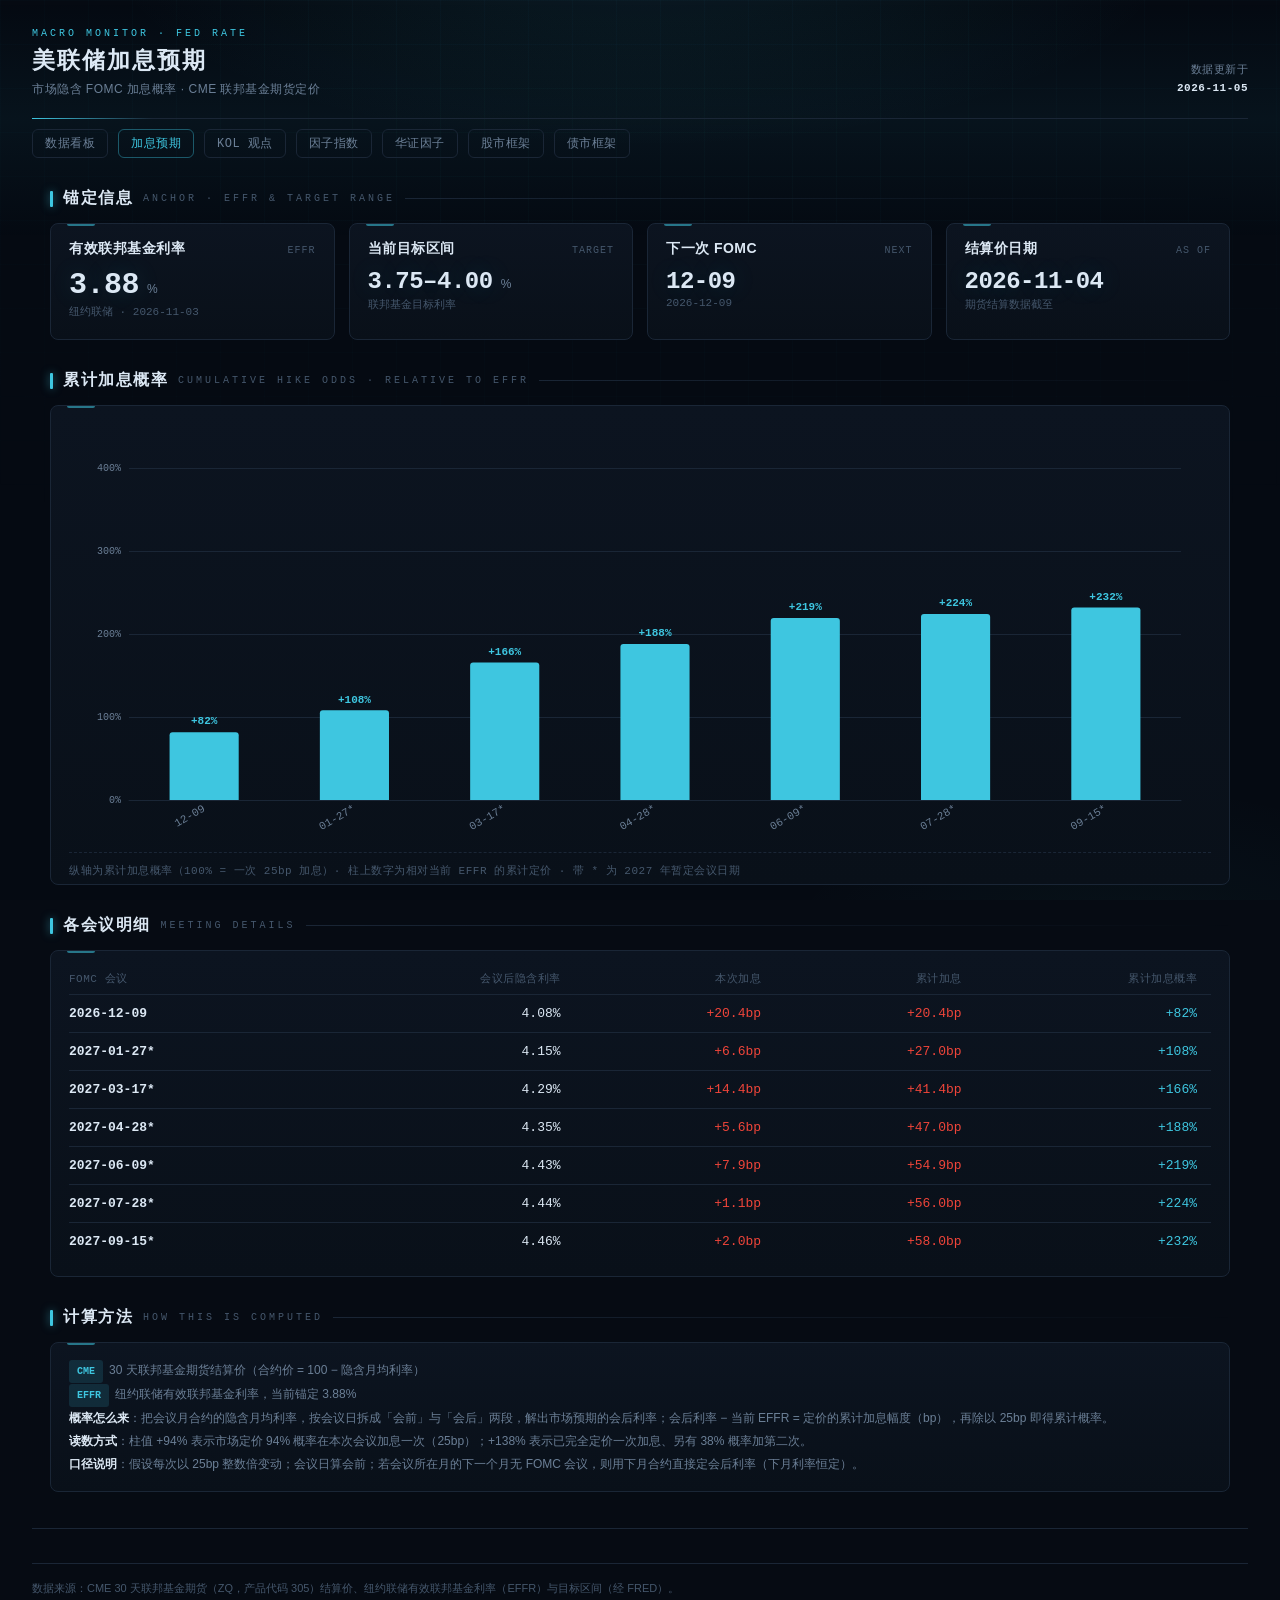
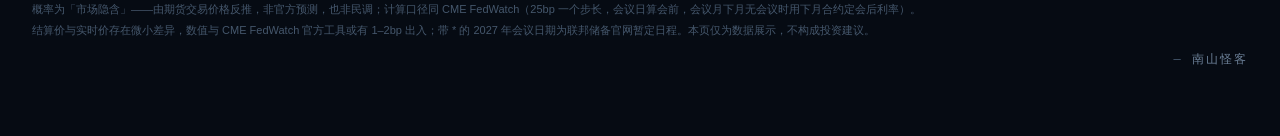
<file: fedwatch.html>
<!DOCTYPE html>
<html lang="zh-CN">
<head>
<meta charset="utf-8">
<meta name="viewport" content="width=device-width, initial-scale=1">
<title>美联储加息预期 · 宏观数据看板</title>
<script src="echarts.min.js"></script>
<link rel="stylesheet" href="styles.css">
<style>
/* ===== 加息预期页专属样式（复用 styles.css 主题变量） ===== */
.fed-wrap { max-width: 1180px; margin: 0 auto; }
.chart-card { padding: 18px 18px 6px; }
#probChart { width: 100%; height: 420px; }
.chart-note {
  color: var(--faint); font-size: 11px; font-family: var(--mono);
  letter-spacing: .5px; margin-top: 8px; padding-top: 10px;
  border-top: 1px dashed var(--border);
}
.anchor-grid { display: grid; grid-template-columns: repeat(auto-fit, minmax(240px, 1fr)); gap: 14px; }
.anchor-card { padding: 16px 18px 12px; }
.anchor-card .card-value .num { font-size: 30px; }
.table-card { padding: 12px 18px 16px; }
.table-scroll { overflow-x: auto; }
.fed-table { width: 100%; border-collapse: collapse; font-size: 13px; white-space: nowrap; }
.fed-table th {
  text-align: right; color: var(--faint); font-size: 11px; font-weight: 400;
  font-family: var(--mono); letter-spacing: .5px;
  padding: 8px 14px; border-bottom: 1px solid var(--border);
}
.fed-table th:first-child, .fed-table td:first-child { text-align: left; padding-left: 0; }
.fed-table td {
  text-align: right; padding: 11px 14px; border-bottom: 1px solid var(--border);
  font-family: var(--mono); font-variant-numeric: tabular-nums;
}
.fed-table tr:last-child td { border-bottom: none; }
.fed-table .mtg-date { color: var(--text); font-weight: 600; }
.fed-table .tentative { color: var(--faint); font-size: 11px; font-weight: 400; }
.fed-table .hike { color: var(--up); }
.fed-table .rate { color: var(--text); }
.fed-table .dim { color: var(--muted); }
.method { font-size: 12px; color: var(--muted); line-height: 1.9; }
.method b { color: var(--text); font-weight: 600; }
.method .src-tag {
  display: inline-block; font-size: 10px; font-weight: 600;
  color: var(--accent); background: var(--accent-dim);
  padding: 2px 8px; border-radius: 3px; margin-right: 6px;
  font-family: var(--mono);
}
@media (max-width: 768px) {
  #probChart { height: 340px; }
  .anchor-grid { grid-template-columns: 1fr 1fr; }
}
</style>
</head>
<body>
<canvas id="bg-rain" aria-hidden="true"></canvas>
<div id="bg-sweep" aria-hidden="true"></div>

<header>
  <div>
    <div class="kicker">MACRO MONITOR · FED RATE</div>
    <h1>美联储加息预期</h1>
    <div class="sub">市场隐含 FOMC 加息概率 · CME 联邦基金期货定价</div>
  </div>
  <div class="updated">数据更新于<br><b id="updatedAt">—</b></div>
</header>

<div class="navbar">
  <a href="index.html">数据看板</a>
  <a href="fedwatch.html" class="active">加息预期</a>
  <a href="insights.html">KOL 观点</a>
  <a href="factors.html">因子指数</a>
<a href="huazheng_factors.html">华证因子</a>
  <a href="stock_framework.html">股市框架</a>
  <a href="bond_framework.html">债市框架</a>
</div>

<div class="fed-wrap">
  <div class="region-title"><div class="bar"></div><h2>锚定信息</h2><span class="en">ANCHOR · EFFR &amp; TARGET RANGE</span></div>
  <div class="anchor-grid" id="anchorGrid"></div>

  <div class="region-title"><div class="bar"></div><h2>累计加息概率</h2><span class="en">CUMULATIVE HIKE ODDS · RELATIVE TO EFFR</span></div>
  <div class="card chart-card">
    <div id="probChart"></div>
    <div class="chart-note" id="chartNote">—</div>
  </div>

  <div class="region-title"><div class="bar"></div><h2>各会议明细</h2><span class="en">MEETING DETAILS</span></div>
  <div class="card table-card">
    <div class="table-scroll">
      <table class="fed-table">
        <thead>
          <tr>
            <th>FOMC 会议</th>
            <th>会议后隐含利率</th>
            <th>本次加息</th>
            <th>累计加息</th>
            <th>累计加息概率</th>
          </tr>
        </thead>
        <tbody id="fedTable"></tbody>
      </table>
    </div>
  </div>

  <div class="region-title"><div class="bar"></div><h2>计算方法</h2><span class="en">HOW THIS IS COMPUTED</span></div>
  <div class="card" style="padding:16px 18px 16px;">
    <div class="method" id="methodNote"></div>
  </div>
</div>

<footer>
  <div class="disclaimer" style="color:var(--faint);font-size:11px;line-height:1.9;margin-top:18px;padding-top:14px;border-top:1px solid var(--border);">
    数据来源：CME 30 天联邦基金期货（ZQ，产品代码 305）结算价、纽约联储有效联邦基金利率（EFFR）与目标区间（经 FRED）。<br>
    概率为「市场隐含」——由期货交易价格反推，非官方预测，也非民调；计算口径同 CME FedWatch（25bp 一个步长，会议日算会前，会议月下月无会议时用下月合约定会后利率）。<br>
    结算价与实时价存在微小差异，数值与 CME FedWatch 官方工具或有 1–2bp 出入；带 * 的 2027 年会议日期为联邦储备官网暂定日程。本页仅为数据展示，不构成投资建议。
  </div>
  <div class="sign">南山怪客</div>
</footer>

<script>
const DATA = {"as_of": "2026-11-05", "settle_date": "2026-11-04", "effr": 3.88, "effr_date": "2026-11-03", "target_lower": 3.75, "target_upper": 4.0, "meetings": [{"date": "2026-12-09", "post_rate": 4.0843, "cum_bp": 20.4, "cum_pct": 81.7, "meeting_bp": 20.4}, {"date": "2027-01-27", "post_rate": 4.15, "cum_bp": 27.0, "cum_pct": 108.0, "meeting_bp": 6.6}, {"date": "2027-03-17", "post_rate": 4.2939, "cum_bp": 41.4, "cum_pct": 165.6, "meeting_bp": 14.4}, {"date": "2027-04-28", "post_rate": 4.35, "cum_bp": 47.0, "cum_pct": 188.0, "meeting_bp": 5.6}, {"date": "2027-06-09", "post_rate": 4.4286, "cum_bp": 54.9, "cum_pct": 219.4, "meeting_bp": 7.9}, {"date": "2027-07-28", "post_rate": 4.44, "cum_bp": 56.0, "cum_pct": 224.0, "meeting_bp": 1.1}, {"date": "2027-09-15", "post_rate": 4.46, "cum_bp": 58.0, "cum_pct": 232.0, "meeting_bp": 2.0}]};

const ACCENT = '#3ec6e0', GRID = '#1a2636', MUTED = '#6b7f96';
const MONO = 'JetBrains Mono, Consolas, monospace';

function esc(s){ return String(s).replace(/[&<>\"]/g, c=>({'&':'&amp;','<':'&lt;','>':'&gt;','\"':'&quot;'}[c])); }
function pct(v, d){ return (v === null || v === undefined) ? '—' : Number(v).toFixed(d == null ? 2 : d) + '%'; }
function bp(v){ return (v === null || v === undefined) ? '—' : (v >= 0 ? '+' : '') + Number(v).toFixed(1) + 'bp'; }
function pctSigned(v){ return (v === null || v === undefined) ? '—' : (v >= 0 ? '+' : '') + Math.round(v) + '%'; }

// 会议日期格式化：横轴用 MM-DD，2027 年加 *
function shortDate(d){
  const p = String(d).split('-');
  const y = p[0], m = p[1], dd = p[2];
  return m + '-' + dd + (Number(y) >= 2027 ? '*' : '');
}
function fullDate(d){
  const p = String(d).split('-');
  return p[0] + '-' + p[1] + '-' + p[2] + (Number(p[0]) >= 2027 ? '*' : '');
}

const meetings = DATA.meetings || [];

function renderAnchor(){
  const effr = DATA.effr;
  const next = meetings[0];
  let html = '';
  html += '<div class="card anchor-card">' +
    '<div class="card-head"><span class="name">有效联邦基金利率</span><span class="freq">EFFR</span></div>' +
    '<div class="card-value"><span class="num">' + (effr == null ? '—' : effr.toFixed(2)) + '</span><span class="unit">%</span></div>' +
    '<div class="card-meta"><span class="date">纽约联储 · ' + esc(DATA.effr_date || '—') + '</span></div>' +
  '</div>';
  html += '<div class="card anchor-card">' +
    '<div class="card-head"><span class="name">当前目标区间</span><span class="freq">TARGET</span></div>' +
    '<div class="card-value"><span class="num" style="font-size:24px">' +
      (DATA.target_lower == null ? '—' : DATA.target_lower.toFixed(2) + '–' + DATA.target_upper.toFixed(2)) +
    '</span><span class="unit">%</span></div>' +
    '<div class="card-meta"><span class="date">联邦基金目标利率</span></div>' +
  '</div>';
  html += '<div class="card anchor-card">' +
    '<div class="card-head"><span class="name">下一次 FOMC</span><span class="freq">NEXT</span></div>' +
    '<div class="card-value"><span class="num" style="font-size:24px">' + (next ? esc(shortDate(next.date)) : '—') + '</span><span class="unit"></span></div>' +
    '<div class="card-meta"><span class="date">' + (next ? esc(fullDate(next.date)) : '—') + '</span></div>' +
  '</div>';
  html += '<div class="card anchor-card">' +
    '<div class="card-head"><span class="name">结算价日期</span><span class="freq">AS OF</span></div>' +
    '<div class="card-value"><span class="num" style="font-size:24px">' + esc(DATA.settle_date || '—') + '</span><span class="unit"></span></div>' +
    '<div class="card-meta"><span class="date">期货结算数据截至</span></div>' +
  '</div>';
  document.getElementById('anchorGrid').innerHTML = html;
}

function renderChart(){
  const el = document.getElementById('probChart');
  if (!meetings.length) { el.style.display = 'none'; return; }
  const xLabels = meetings.map(m => shortDate(m.date));
  const barData = meetings.map(m => m.cum_pct);
  const chart = echarts.init(el);
  chart.setOption({
    backgroundColor: 'transparent',
    tooltip: {
      trigger: 'axis',
      backgroundColor: '#0c1420', borderColor: GRID,
      textStyle: { color: '#dce8f4', fontSize: 12 },
      axisPointer: { type: 'shadow', shadowStyle: { color: 'rgba(62,198,224,.06)' } },
      formatter: function(params){
        const p = params[0];
        const m = meetings[p.dataIndex];
        if (!m) return '';
        return '<b>' + esc(fullDate(m.date)) + '</b><br>' +
          '会议后隐含利率：<b>' + pct(m.post_rate) + '</b><br>' +
          '本次加息：<b style="color:#f0453a">' + bp(m.meeting_bp) + '</b><br>' +
          '累计加息（相对 EFFR）：<b style="color:#f0453a">' + bp(m.cum_bp) + '</b><br>' +
          '累计加息概率：<b style="color:#3ec6e0">' + pctSigned(m.cum_pct) + '</b>';
      }
    },
    grid: { left: 60, right: 30, top: 44, bottom: 44 },
    xAxis: {
      type: 'category', data: xLabels,
      axisLine: { lineStyle: { color: GRID } },
      axisLabel: { color: MUTED, fontSize: 11, fontFamily: MONO, rotate: 30 },
      axisTick: { show: false },
    },
    yAxis: {
      type: 'value', min: 0, max: 400, interval: 100,
      axisLine: { show: false }, axisTick: { show: false },
      axisLabel: { color: MUTED, fontSize: 10, fontFamily: MONO, formatter: v => v + '%' },
      splitLine: { lineStyle: { color: GRID } },
    },
    series: [{
      type: 'bar', data: barData,
      barWidth: '46%',
      itemStyle: { color: ACCENT, borderRadius: [3, 3, 0, 0] },
      label: {
        show: true, position: 'top',
        color: ACCENT, fontSize: 11, fontFamily: MONO, fontWeight: 600,
        formatter: p => '+' + Math.round(p.value) + '%',
      },
    }],
  });
  window.addEventListener('resize', () => chart.resize());
}

function renderTable(){
  let html = '';
  meetings.forEach(m => {
    html += '<tr>' +
      '<td><span class="mtg-date">' + esc(fullDate(m.date)) + '</span></td>' +
      '<td class="rate">' + pct(m.post_rate) + '</td>' +
      '<td class="hike">' + bp(m.meeting_bp) + '</td>' +
      '<td class="hike">' + bp(m.cum_bp) + '</td>' +
      '<td class="rate" style="color:var(--accent)">' + pctSigned(m.cum_pct) + '</td>' +
    '</tr>';
  });
  document.getElementById('fedTable').innerHTML = html;
}

function renderMethod(){
  const effr = DATA.effr;
  const el = document.getElementById('methodNote');
  el.innerHTML =
    '<span class="src-tag">CME</span>30 天联邦基金期货结算价（合约价 = 100 − 隐含月均利率）' +
    '<br><span class="src-tag">EFFR</span>纽约联储有效联邦基金利率，当前锚定 ' +
    (effr == null ? '—' : effr.toFixed(2)) + '%' +
    '<br><b>概率怎么来</b>：把会议月合约的隐含月均利率，按会议日拆成「会前」与「会后」两段，解出市场预期的会后利率；' +
    '会后利率 − 当前 EFFR = 定价的累计加息幅度（bp），再除以 25bp 即得累计概率。' +
    '<br><b>读数方式</b>：柱值 +94% 表示市场定价 94% 概率在本次会议加息一次（25bp）；+138% 表示已完全定价一次加息、另有 38% 概率加第二次。' +
    '<br><b>口径说明</b>：假设每次以 25bp 整数倍变动；会议日算会前；若会议所在月的下一个月无 FOMC 会议，则用下月合约直接定会后利率（下月利率恒定）。';
}

function render(){
  document.getElementById('updatedAt').textContent = DATA.as_of || '—';
  document.getElementById('chartNote').textContent =
    '纵轴为累计加息概率（100% = 一次 25bp 加息）· 柱上数字为相对当前 EFFR 的累计定价 · 带 * 为 2027 年暂定会议日期';
  renderAnchor();
  renderChart();
  renderTable();
  renderMethod();
}

render();
</script>
<script>
/* 数字雨背景（科技感氛围）—— 稀疏慢速 */
(function () {
  var canvas = document.getElementById('bg-rain');
  if (!canvas) return;
  var ctx = canvas.getContext('2d');
  var fs = 18, gap = 2, cols = 0, drops = [], speed = 0.35;
  var chars = '0123456789ABCDEF';
  function resize() {
    var isMobile = window.matchMedia('(max-width: 768px)').matches;
    fs = isMobile ? 24 : 18;
    speed = isMobile ? 0.15 : 0.35;
    canvas.width = window.innerWidth;
    canvas.height = window.innerHeight;
    cols = Math.floor(canvas.width / (fs * gap));
    drops = [];
    for (var i = 0; i < cols; i++) drops.push(Math.random() * -canvas.height / fs);
  }
  resize();
  window.addEventListener('resize', resize);
  function draw() {
    ctx.fillStyle = 'rgba(6, 11, 19, 0.07)';
    ctx.fillRect(0, 0, canvas.width, canvas.height);
    ctx.font = fs + 'px "JetBrains Mono", "SF Mono", Consolas, monospace';
    for (var i = 0; i < cols; i++) {
      var y = drops[i] * fs;
      if (y > canvas.height && Math.random() > 0.98) drops[i] = 0;
      ctx.fillStyle = 'rgba(62, 198, 224, 0.42)';
      ctx.fillText(chars[Math.floor(Math.random() * chars.length)], i * fs * gap, y);
      drops[i] += speed;
    }
    requestAnimationFrame(draw);
  }
  draw();
})();
</script>
</body>
</html>
</file>
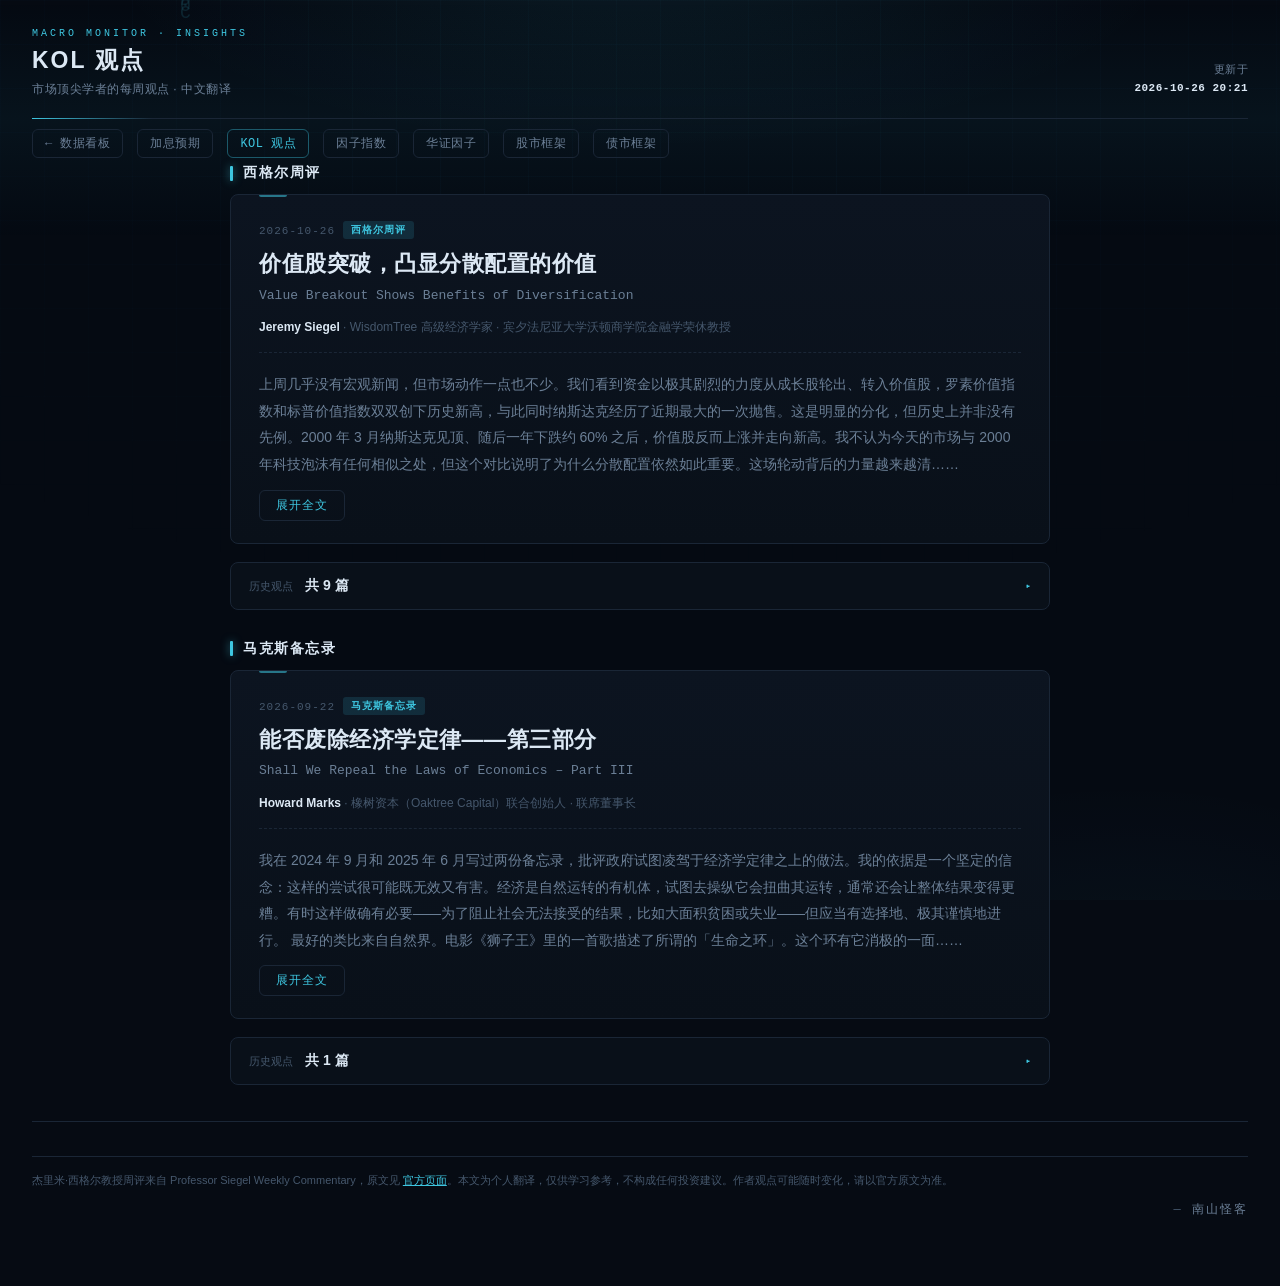
<file: insights.html>
<!DOCTYPE html>
<html lang="zh-CN">
<head>
<meta charset="utf-8">
<meta name="viewport" content="width=device-width, initial-scale=1">
<title>KOL 观点 · 宏观数据看板</title>
<link rel="stylesheet" href="styles.css">
<style>
/* ===== KOL 观点页专属样式（复用 styles.css 主题变量） ===== */
.navbar {
  display: flex; align-items: center; gap: 14px;
  margin-bottom: 6px;
}
.navbar a {
  color: var(--muted); text-decoration: none; font-size: 12px;
  font-family: var(--mono); letter-spacing: .5px;
  padding: 5px 12px; border: 1px solid var(--border); border-radius: 6px;
  transition: border-color .2s, color .2s;
}
.navbar a:hover { color: var(--accent); border-color: var(--border-lit); }
.navbar a.active { color: var(--accent); border-color: rgba(62,198,224,.4); }

.insights-wrap { max-width: 820px; margin: 0 auto; }

.article {
  background: linear-gradient(180deg, var(--card) 0%, var(--card2) 100%);
  border: 1px solid var(--border);
  border-radius: 8px;
  padding: 26px 28px 22px;
  margin-bottom: 18px;
  position: relative;
}
.article::before {
  content: ""; position: absolute; top: 0; left: 28px;
  width: 28px; height: 2px; background: var(--accent);
  opacity: .55; border-radius: 0 0 2px 2px;
}
.article.latest { border-color: rgba(62,198,224,.35); }
.article .a-date {
  color: var(--faint); font-size: 11px; font-family: var(--mono);
  letter-spacing: 1px; margin-bottom: 10px;
}
.article .a-source-tag {
  display: inline-block; font-size: 10px; font-weight: 600;
  color: var(--accent); background: var(--accent-dim);
  padding: 2px 8px; border-radius: 3px;
  font-family: var(--mono); letter-spacing: 1px;
  margin-left: 8px; vertical-align: 1px;
}
.source-block { margin-bottom: 30px; }
.source-head {
  display: flex; align-items: center; gap: 10px;
  margin: 0 0 12px;
  font-size: 14px; font-weight: 600; letter-spacing: 1.5px;
}
.source-head::before { content: ""; width: 3px; height: 15px; background: var(--accent); border-radius: 1px; box-shadow: 0 0 8px rgba(62,198,224,.6); }
.a-excerpt {
  color: var(--muted); font-size: 14px; line-height: 1.9;
  margin: 6px 0 12px;
}
.a-toggle {
  background: none; border: 1px solid var(--border); color: var(--accent);
  font-size: 12px; font-family: var(--mono); letter-spacing: 1px;
  padding: 6px 16px; border-radius: 6px; cursor: pointer;
  transition: border-color .2s, background .2s;
}
.a-toggle:hover { border-color: rgba(62,198,224,.5); background: var(--accent-dim); }
.a-full { margin-top: 10px; }
.arch-group { margin-top: 4px; }
.arch-entry {
  padding: 14px 0;
  border-bottom: 1px dashed var(--border);
}
.arch-entry:last-child { border-bottom: none; }
.article .a-title-zh {
  font-size: 22px; font-weight: 700; line-height: 1.4; letter-spacing: .5px;
  margin-bottom: 6px;
}
.article .a-title-en {
  color: var(--muted); font-size: 13px; line-height: 1.5;
  font-family: var(--mono); margin-bottom: 14px;
}
.article .a-author {
  color: var(--faint); font-size: 12px; margin-bottom: 18px;
  padding-bottom: 16px; border-bottom: 1px dashed var(--border);
}
.article .a-author b { color: var(--text); font-weight: 600; }
.article .a-body p {
  color: var(--text); font-size: 15px; line-height: 1.95;
  margin-bottom: 16px; letter-spacing: .3px;
}
.article .a-body h3 {
  font-size: 17px; font-weight: 700; margin: 28px 0 12px;
  padding-left: 10px; border-left: 3px solid var(--accent);
  letter-spacing: .5px; line-height: 1.4;
}
.article .a-body table {
  width: 100%; border-collapse: collapse; margin: 16px 0;
  font-size: 13px;
}
.article .a-body th, .article .a-body td {
  border: 1px solid var(--border); padding: 8px 12px; text-align: left;
  line-height: 1.6;
}
.article .a-body th { background: var(--card2); color: var(--accent); font-weight: 600; font-family: var(--mono); }
.article .a-body blockquote {
  margin: 16px 0; padding: 14px 16px;
  border-left: 3px solid var(--accent);
  background: var(--card2); border-radius: 0 6px 6px 0;
  color: var(--muted); font-size: 14px; line-height: 1.85;
}
.article .a-body ul { margin: 12px 0 12px 22px; }
.article .a-body li { margin-bottom: 8px; line-height: 1.8; }
.article .a-body strong { color: var(--text); font-weight: 700; }
.article .a-body em { color: var(--muted); }
.article .a-body hr { border: none; border-top: 1px dashed var(--border); margin: 20px 0; }
.article .a-body a { color: var(--accent); text-decoration: none; }
.article .a-body a:hover { text-decoration: underline; }
.article .a-en {
  margin-top: 18px; padding-top: 14px;
  border-top: 1px dashed var(--border);
}
.article .a-en summary {
  cursor: pointer; color: var(--faint); font-size: 12px;
  font-family: var(--mono); letter-spacing: 1px;
  user-select: none; list-style: none;
}
.article .a-en summary::before { content: "▸ "; color: var(--accent); }
.article .a-en[open] summary::before { content: "▾ "; }
.article .a-en p {
  color: var(--muted); font-size: 13px; line-height: 1.9;
  margin: 14px 0 0; font-family: var(--mono);
}
.article .a-src {
  display: inline-block; margin-top: 16px;
  color: var(--accent); font-size: 12px; text-decoration: none;
  font-family: var(--mono);
}
.article .a-src:hover { text-decoration: underline; }

.archive-title {
  display: flex; align-items: center; gap: 10px;
  margin: 28px 0 12px;
}
.archive-title .bar { width: 3px; height: 16px; background: var(--accent); border-radius: 1px; }
.archive-title h2 { font-size: 15px; font-weight: 600; letter-spacing: 1.5px; }
.archive-title .en { color: var(--faint); font-size: 10px; letter-spacing: 3px; font-family: var(--mono); }

.arch-item {
  background: var(--card2);
  border: 1px solid var(--border); border-radius: 8px;
  padding: 14px 18px; margin-bottom: 10px;
}
.arch-item summary {
  cursor: pointer; user-select: none; list-style: none;
  display: flex; align-items: baseline; gap: 12px; flex-wrap: wrap;
}
.arch-item summary .d { color: var(--faint); font-size: 11px; font-family: var(--mono); flex: 0 0 auto; }
.arch-item summary .t { color: var(--text); font-size: 14px; font-weight: 600; flex: 1 1 auto; }
.arch-item summary::after { content: "▸"; color: var(--accent); font-size: 12px; }
.arch-item[open] summary::after { content: "▾"; }
.arch-item .arch-body { padding-top: 12px; }
.arch-item .arch-body p { color: var(--muted); font-size: 13px; line-height: 1.9; margin-bottom: 12px; }

.disclaimer {
  color: var(--faint); font-size: 11px; line-height: 1.8;
  margin-top: 18px; padding-top: 14px; border-top: 1px solid var(--border);
}

@media (max-width: 768px) {
  .article { padding: 20px 16px 16px; }
  .article .a-title-zh { font-size: 19px; }
  .article .a-body p { font-size: 14px; line-height: 1.85; }
}
</style>
</head>
<body>
<canvas id="bg-rain" aria-hidden="true"></canvas>
<div id="bg-sweep" aria-hidden="true"></div>
<header>
  <div>
    <div class="kicker">MACRO MONITOR · INSIGHTS</div>
    <h1>KOL 观点</h1>
    <div class="sub">市场顶尖学者的每周观点 · 中文翻译</div>
  </div>
  <div class="updated">更新于<br><b id="updatedAt">—</b></div>
</header>

<div class="navbar">
  <a href="index.html">← 数据看板</a>
  <a href="fedwatch.html">加息预期</a>
  <a href="insights.html" class="active">KOL 观点</a>
  <a href="factors.html">因子指数</a>
<a href="huazheng_factors.html">华证因子</a>
  <a href="stock_framework.html">股市框架</a>
  <a href="bond_framework.html">债市框架</a>
</div>

<div class="insights-wrap">
  <div id="articles"></div>
</div>

<footer>
  <div class="disclaimer" id="disclaimer"></div>
  <div class="sign">南山怪客</div>
</footer>

<script>
const DATA = {"updated_at": "2026-10-26 20:21", "source_name": "Professor Siegel Weekly Commentary", "source_zh": "杰里米·西格尔教授周评", "source_url": "https://resources.wisdomtree.com/weekly-siegel-commentary/", "articles": [{"id": "2026-10-26", "date": "2026-10-26", "source": "siegel", "title_en": "Value Breakout Shows Benefits of Diversification", "title_zh": "价值股突破，凸显分散配置的价值", "author": "Jeremy Siegel", "author_title": "WisdomTree 高级经济学家 · 宾夕法尼亚大学沃顿商学院金融学荣休教授", "url": "https://resources.wisdomtree.com/weekly-siegel-commentary/", "body_zh": "<p>上周几乎没有宏观新闻，但市场动作一点也不少。我们看到资金以极其剧烈的力度从成长股轮出、转入价值股，罗素价值指数和标普价值指数双双创下历史新高，与此同时纳斯达克经历了近期最大的一次抛售。这是明显的分化，但历史上并非没有先例。2000 年 3 月纳斯达克见顶、随后一年下跌约 60% 之后，价值股反而上涨并走向新高。我不认为今天的市场与 2000 年科技泡沫有任何相似之处，但这个对比说明了为什么分散配置依然如此重要。</p><p>这场轮动背后的力量越来越清楚：围绕 AI 投资热潮规模与持久性的不确定性。对大规模数据中心建设和 AI 相关资本开支的预期，创造了巨大的资金需求，把实际利率推高。当投资者开始质疑这条支出路径能否延续时，机制就反向运转。10 年期美债收益率回落到 5% 以下，为债券和对利率敏感的价值股提供了支撑。</p><p>这就是我继续把债券和价值股看作对抗 AI 这一主导交易的自然对冲的原因。如果 AI 投资继续加速，成长股应当受益，而债券和许多价值股将承受实际利率上行的压力。但如果市场对 AI 需求、数据中心要求或这些资本开支的回报产生疑问，长期利率就应当下行，价值股应当跑赢。上周的市场表现恰恰演示了这种关系。</p><p>更重要的是，我不认为近期长期利率的变动是由通胀预期恶化驱动的，甚至主要也不是由联邦赤字驱动的。长期通胀预期实际上一直在小幅走低。这一变动是通过实际利率传导的，这告诉我市场在为与 AI 相关的增长和资本需求定价。如果 AI 建设放缓，影响将远远超出科技行业。数据中心的融资需求会减少，经济活动会放缓，通胀压力会减弱，最终利率会明显下降。</p><p>本周的美联储会议应当相当平淡。既没有经济预测摘要，也没有点阵图，我看不到政策有任何变化。12 月的会议仍然更有意思，市场仍在为再一次加息的可能性定价。</p><p>我会非常密切关注贸易数据，因为它是纳入三季度 GDP 的最后一块主要拼图，能够明显改变估算结果。当前预测集中在 3% 左右的增长，这仍然非常健康。更大的问题是生产率。尽管关于 AI 改造经济的讨论很多，我们在总体统计数据里仍未看到决定性的、由 AI 驱动的生产率加速。这仍然是 AI 故事里最重要的缺失环节之一。</p><p>油价仍然居高，但随着炼油价差收窄，汽油价格的表现要好得多。与此同时，地缘政治动向值得关注，尤其是俄乌走向和解的可能性。至于伊朗，我看到即将出现突破的证据要少得多。</p><p>上周的主要投资教训很直接。市场不再作为一个巨大的 AI 动量故事整体交易。AI 背后的巨额资本需求同时在影响增长预期、实际利率、债券和股票领涨格局。只持有 AI 热潮赢家的投资者，承担的宏观风险集中度比他们意识到的更高。上周价值股的强劲表现是一个重要提醒：分散配置恰恰能在市场叙事开始转变的时候发挥作用。</p>", "body_en": "<p>There was very little macroeconomic news last week, but there was certainly no shortage of action in the markets. We saw an extraordinarily sharp rotation out of growth and into value, with both the Russell Value Index and the S&P Value Index reaching all-time highs even as the Nasdaq suffered one of its largest recent selloffs. That is a dramatic divergence, but historically it is not unprecedented. After the Nasdaq peaked in March 2000 and subsequently declined roughly 60% over the following year, value stocks actually rose and moved toward new highs. I do not believe we are in anything resembling the 2000 technology bubble today, but the comparison illustrates why diversification remains so important.</p><p>The force behind this rotation is increasingly clear: uncertainty surrounding the scale and durability of the AI investment boom. Expectations for enormous data-center construction and AI-related capital spending have created tremendous demand for funds and pushed real interest rates higher. When investors begin questioning whether that spending trajectory can continue, the mechanism works in reverse. The 10-year Treasury yield moved back below 5%, providing support for bonds and rate-sensitive value stocks.</p><p>That is why I continue to view bonds and value stocks as natural hedges against the dominant AI trade. If AI investment continues to accelerate, growth stocks should benefit while bonds and many value stocks will face pressure from higher real rates. But if questions emerge over AI demand, data-center requirements, or the returns on all this capital spending, long-term rates should decline and value stocks should outperform. Last week's market action demonstrated exactly that relationship.</p><p>Importantly, I do not believe the recent movement in long-term interest rates has been driven by deteriorating inflation expectations or even primarily by the federal deficit. Long-term inflation expectations have actually been edging lower. The movement is coming through real rates, and that tells me the market is pricing growth and capital demand associated with AI. If the AI buildout slows, the effect will extend well beyond technology. There would be less demand for data-center financing, slower economic activity, less inflation pressure and ultimately meaningfully lower interest rates.</p><p>This week's Federal Reserve meeting should be rather uneventful. There is no Summary of Economic Projections or dot plot, and I see no change in policy. December remains the more interesting meeting, with markets still pricing the possibility of another rate increase.</p><p>I will be watching the trade data very closely because it is the final major piece feeding into third-quarter GDP and can materially move the estimates. Current forecasts are clustered around 3% growth, which remains very healthy. The larger question is productivity. For all the discussion about AI transforming the economy, we still have not seen a decisive AI-driven productivity acceleration in the aggregate statistics. That remains one of the most important missing pieces of the AI story.</p><p>Oil prices have remained elevated, but gasoline prices have behaved considerably better as refining spreads have narrowed. Meanwhile, geopolitical developments bear watching, particularly the potential for movement toward a Russia-Ukraine settlement. I see much less evidence of an imminent breakthrough involving Iran.</p><p>The main investment lesson from last week is straightforward. The market is no longer trading as one giant AI momentum story. The enormous capital requirements behind AI are affecting growth expectations, real interest rates, bonds and equity leadership simultaneously. Investors who own only the winners of the AI boom are taking more concentrated macroeconomic risk than they may realize. The dramatic strength in value last week is an important reminder that diversification can work precisely when the market narrative begins to change.</p>"}, {"id": "2026-10-19", "date": "2026-10-19", "source": "siegel", "title_en": "AI Buildout Drives Yields and Market Rotation", "title_zh": "AI 基建推高收益率，引发市场风格轮动", "author": "Jeremy Siegel", "author_title": "WisdomTree 高级经济学家 · 宾夕法尼亚大学沃顿商学院金融学荣休教授", "url": "https://resources.wisdomtree.com/weekly-siegel-commentary/", "body_zh": "<p>上周的市场表现再次印证了一个关键的市场驱动因素：AI 基建已经成为影响科技股、长期利率以及成长与价值相对表现的最重要力量之一。CPI 公布值高于预期，我认为市场最初的反应明显过度。10 年期美债收益率跳升约 10 个基点，市场隐含的 10 月美联储加息概率接近 50%。但随着市场对 AI 支出可持续性的担忧加剧，科技股大幅走弱，债券收益率回落到通胀报告公布前水平之下。</p><p>这告诉我们一件重要的事。当前长期利率的最大驱动因素不是石油，甚至可能也不是美联储下次会议会做什么，而是与 AI 基建相关的巨额资本需求。如果这笔支出以当前速度持续，更强的增长和更大的资金需求会对长期收益率形成上行压力。如果投资者开始质疑这轮建设的规模或持久性，这些收益率又会很快回落。上周我们就看到了这样的动态：随着纳斯达克走弱，资金从成长股急剧轮动到价值股，道指和价值股走高。</p><p>这也是为什么分散配置依然如此重要。我并不是在预测会出现类似 2000 年的科技股崩塌。今天纳斯达克约以未来 12 个月预期盈利的 22 到 24 倍交易，而互联网泡沫顶点时约为 100 倍。两者是完全不同的估值环境。但如果 AI 支出或 token 需求令人失望，我完全可能看到纳斯达克出现 20% 到 30% 的回调。因为这同时也会拉低长期利率，价值股应当抗跌得多，标普 500 整体可能只下跌 5% 到 10%，那是正常的回调，而不是熊市。</p><p>对我来说，关键的问题是这轮 AI 投资是否会开始在生产率上体现出来。超大规模云厂商在激进投入，企业在大量花钱使用这些模型，但到目前为止，我在经济数据里还没有看到普遍的生产率加速。企业也许能维持利润率，但普通非 AI 核心的公司尚未展现出足以支撑如此规模投资的那种利润率改善。这个生产率的回报需要显现出来。</p><p>与此同时，整体经济依然非常健康。根据美联储和我们讨论中引用的私营部门估算，三季度 GDP 增速看起来将达到 3% 以上。每周初请失业金人数仍处于区间低端，劳动力市场继续表现强劲。更重要的是，货币增长也变得更加符合可持续的名义经济增长。自战争爆发以来存款增长了约 8%，但 6 月以来增速已放缓至约 5.5%。我把这种放缓视为通胀前景的积极信号。</p><p>最新的 CPI 和 PPI 报告并不理想，对即将公布的核心消费价格平减指数的估计也上移了。但我仍不认为美联储会在 10 月加息。货币增长放缓的证据已经足够，通胀数据改善的时间也还有，美联储可以保持耐心。12 月则没那么确定，我目前认为加息概率非常高，而且还有两个月的数据要公布。</p><p>本周盈利已经成为市场的核心焦点。银行财报表现有些参差，市场需要确认大型科技公司以外的利润正在走强。我仍不认为整体股市估值过高，但随着 AI 支出预期变化，投资者应预期成长与价值之间持续出现波动。关键的一点是，AI 令人失望不会以同样的方式影响每一类资产。科技股可能大幅回调，但更低的债券收益率会为价值股和国债提供强有力的对冲。在这种环境下，分散配置不只是防御性的做法，它可能是应对市场下一阶段最有效的方式之一。</p>", "body_en": "<p>Last week’s market action reinforced a critical market driver: the AI buildout has become one of the most important forces influencing not only technology stocks, but also long-term interest rates and the relative performance of growth and value. CPI came in above expectations, and I thought the initial market reaction was substantially overdone. The 10-year Treasury yield jumped roughly 10 basis points and the implied probability of an October Fed hike moved close to 50%. But as concerns about the sustainability of AI spending intensified, technology shares weakened sharply and bond yields fell back below where they had been before the inflation report.</p><p>That tells us something important. The biggest driver of long-term rates right now is not oil and may not even be what the Federal Reserve does at its next meeting. It is the enormous demand for capital associated with the AI buildout. If that spending continues at its current pace, stronger growth and greater demand for funds puts upward pressure on long-term yields. If investors begin to question the scale or durability of the buildout, those yields can come down very quickly. We saw exactly that dynamic last week, with a sharp rotation out of growth and into value as the Nasdaq weakened while the Dow and value stocks moved higher.</p><p>This is also why diversification remains so important. I am not predicting anything resembling the technology collapse of 2000. Today Nasdaq trades at roughly 22 to 24 times forward earnings compared with approximately 100 times at the peak of the internet bubble. Those are completely different valuation environments. But if AI spending or token demand disappoints, I could certainly see a 20% to 30% correction in Nasdaq. Because that would also bring long-term interest rates down, value stocks should hold up much better, and the overall S&P 500 could decline only 5% to 10%—a normal pullback rather than a bear market.</p><p>The key question for me is whether all this AI investment begins to show up in productivity. Hyperscalers are spending aggressively, and companies are spending heavily to use these models, but so far, I do not see a broad productivity acceleration in the economic data. Firms may be maintaining margins, but the average non-AI centric companies are not yet showing the type of margin improvement that would justify the full scale of the investment. That productivity payoff needs to emerge.</p><p>Meanwhile, the broader economy remains very healthy. Third-quarter GDP appears headed for a three-handle, according to both the Federal Reserve and private-sector estimates cited in our discussion. Weekly jobless claims remain near the low end of their range, and the labor market continues to look strong. Importantly, money growth has also become more consistent with sustainable nominal economic growth. Deposits have risen about 8% since the start of the war, but since June the pace has slowed to roughly 5.5%. I view that moderation as a positive development for the inflation outlook.</p><p>The latest CPI and PPI reports were not good, and estimates for the upcoming core consumption deflator have moved higher. But I still do not expect the Fed to raise rates in October. There is enough evidence of slower money growth and enough time for the inflation data to improve for the Fed to remain patient. December is less certain, and I would currently put the probability of a hike extremely high, with two more months of data still to come.</p><p>Earnings now have become the central market focus this week. Bank results have been somewhat mixed, and the market will need confirmation that profits outside the largest technology companies are strengthening. I still do not believe the overall equity market is excessively valued, but investors should expect continued volatility between growth and value as expectations for AI spending shift. The essential point is that an AI disappointment would not affect every asset class in the same way. Technology could correct sharply, but lower bond yields would provide a powerful counterweight for value stocks and Treasuries. In this environment, diversification is not simply defensive—it may be one of the most effective ways to navigate the next phase of this market.</p>"}, {"id": "2026-10-12", "date": "2026-10-12", "source": "siegel", "title_en": "Rising Real Rates Signal Stronger Growth: Upgrading Equity View", "title_zh": "实际利率上行预示增长更强：上调股票长期回报预期", "author": "Jeremy Siegel", "author_title": "WisdomTree 高级经济学家 · 宾夕法尼亚大学沃顿商学院金融学荣休教授", "url": "https://resources.wisdomtree.com/weekly-siegel-commentary/", "body_zh": "<p>尽管债券收益率上行带来压力，市场仍维持在历史高点附近。本周公布的经济数据相对不多，但重要的结论是：经济基本面看起来依然强劲。高频指标、申领失业金人数和消费支出数据继续指向稳健增长，而本周的 CPI、PPI 和零售销售报告将为经济和美联储提供下一个重要考验。</p><p>我仍然预计美联储将在 10 月会议上维持利率不变，除非即将公布的通胀数据与预期出现显著偏离。11 月和 12 月则开放得多。事实上，我并不完全排除今年晚些时候再加息 25 个基点、甚至 50 个基点的可能。银行存款（货币供应量的主要部分）的增长速度仍快于与 2%–3% 通胀相符的水平，收益率曲线也比其 40 年均值更陡，尤其是看两年期利率与联邦基金利率的关系时。这些都不是一个需要货币宽松的经济应有的信号。</p><p>变化更显著的是我对股票长期回报的看法。标普 500 目前约以 19 倍市盈率交易，市盈率的倒数意味着约 5.5% 的长期实际回报。但更高的实际利率也应被解读为一个信号：这个经济有能力维持更强的增长。更高的实际经济增长支撑更强的盈利增长。因此我把对股票长期实际回报的估计上调至约 5.5%–6.5%。这仍低于历史长期趋势，但在展望上已是明显的改善。</p><p>这就是我为什么仍对股票持建设性看法。如果利率上行反映的是生产率提升和经济增长，那么高利率未必对股票利空。只要收益率企稳、增长预期保持不变，股票就可以继续走高。真正的危险是出现突发的技术突破，使当前在数据中心和算力上的大额支出中很大一部分变得过时。这个风险值得跟踪，因为它会类似互联网泡沫时期光纤行业部分领域的遭遇。但今天没有这方面的证据。</p><p>我对长期债券给出强烈的方向性判断则没那么有热情。收益率的上行幅度已经相当可观，但结构性财政问题依然存在，尤其是社保和其他政府支出带来的长期压力。如果油价回落到 60 多美元或 70 多美元的区间，随着通胀预期缓和，我认为较长期限收益率可能下行 50–100 个基点。与此同时，如果当前压力持续，我仍认为 10 年期美债收益率可在约 4.75%–5.25%、甚至 5.5% 的区间内交易。</p><p>经济中还正在形成一个重要的挤出效应。超大规模云厂商投资 AI 基础设施所带来的巨额借款需求，正在与住房和其他部门争夺资本。美联储无法在不冒新一轮通胀冲击风险的前提下，简单地满足所有这些需求。在生产率提升开始抵消这笔巨额投资支出之前，经济中其他一些领域将不得不承受更紧的金融条件。</p><p>这在住房领域尤为明显，该领域几十年来生产率几乎没有增长。更高的按揭利率在压制住房市场的低端，而高端住房相对更有韧性，因为股价上涨支撑了家庭财富。</p><p>投资者需要区分真正由生产率驱动的增长，与那些估值依赖于日益激进叙事的生意。但我现在要传达的信息是：企稳的高利率并不是放弃股票的理由。它们或许恰恰是证据的一部分，说明经济和股票的骨架比许多人意识到的更强。</p>", "body_en": "<p>The market continues to hold near all-time highs despite pressure from higher bond yields. This week brought relatively little economic data, but the important takeaway is that the underlying economy still looks strong. High-frequency indicators, jobless claims and consumer spending data continue to point to solid growth, while this week’s CPI, PPI and retail sales reports will provide the next important test for both the economy and the Federal Reserve.</p><p>I still expect the Fed to hold rates at its October meeting unless the incoming inflation data are dramatically different from expectations. November and December remain much more open. In fact, I would not completely rule out another 25 or even 50 basis point increase later this year. Bank deposits (the major part of the money supply) are still growing at a pace that is faster than what would be consistent with 2%–3% inflation, and the yield curve is steeper than its 40-year average, particularly when looking at the relationship between the two-year rate and the Fed funds rate. Those are not signs of an economy that requires monetary easing.</p><p>What has changed more meaningfully is my view of long-term equity returns. With the S&P 500 trading around 19 times earnings, the inverse P/E suggests roughly a 5.5% long-term real return. But higher real interest rates also should be interpreted as a signal that the economy is capable of sustaining stronger growth. Higher real economic growth supports stronger earnings growth. I have therefore raised my estimate of long-term real equity returns to approximately 5.5%–6.5%. That is still below the historical long-run trend, but it is a meaningful improvement in the outlook.</p><p>This is why I remain constructive on equities. Higher rates are not necessarily bearish for stocks if those rates reflect stronger productivity and economic growth. If yields stabilize and growth expectations remain intact, equities can continue to move higher. The real danger would be a sudden technological breakthrough that makes a large portion of the current spending on data centers and compute obsolete. That is a risk worth monitoring because it would resemble what happened to parts of the fiber-optic industry during the dot-com bubble. But there is no evidence of that today.</p><p>I am less enthusiastic about making a strong directional call on long-term bonds. The move to higher yields has already been substantial, but the structural fiscal issues remain, particularly the long-term pressures from Social Security and other government expenditures. If oil prices fall back into the $60s or $70s, I could see a 50–100 basis point decline in longer-term yields as inflation expectations ease. At the same time, I still think the 10-year Treasury can trade in roughly a 4.75%–5.25%, potentially 5.5%, range if the current pressures persist.</p><p>There is also an important crowding-out dynamic developing in the economy. The enormous borrowing requirements associated with hyperscaler investment in AI infrastructure are competing for capital with housing and other sectors. The Fed cannot simply accommodate all of that demand without risking another inflationary impulse. Until productivity gains begin to offset the extraordinary investment spending, some other areas of the economy will have to absorb tighter financial conditions.</p><p>That is particularly visible in housing, where there has been very little productivity growth over many decades. Higher mortgage rates are putting pressure on the lower end of the housing market, although higher-end housing remains relatively resilient because rising stock prices have supported household wealth.</p><p>Investors need to distinguish genuine productivity-driven growth from businesses whose valuations depend on an increasingly ambitious narrative. But my message now: higher rates that stabilize are not a reason to abandon equities. They may actually be part of the evidence that the economy and equity backbone is stronger than many realize.</p>"}, {"id": "2026-10-05", "date": "2026-10-05", "source": "siegel", "title_en": "Softer Jobs Data Gives Fed Room to Pause", "title_zh": "就业数据走软，给美联储留出暂停加息的空间", "author": "Jeremy Siegel", "author_title": "WisdomTree 高级经济学家 · 宾夕法尼亚大学沃顿商学院金融学荣休教授", "url": "https://resources.wisdomtree.com/weekly-siegel-commentary/", "body_zh": "<p>最新就业报告的头条数据偏软，但我认为其深层细节相当积极。非农新增就业不及预期，前两个月的数据也被下修，但劳动参与率上升，每周工时保持稳定而非如预期般下降。制造业就业同样在改善，自年初以来新增了约 7 万至 7.5 万个岗位。失业率小幅上升了 0.1 个百分点，但口径更宽的 U6 未充分就业率实际上还下降了 0.1 个百分点。这不是一个正在崩溃的劳动力市场，而是一个正在降温、从而缓解了部分美联储压力的劳动力市场。</p><p>我认为美联储有充分的理由在 10 月暂停加息。薪资压力并不特别强，油价已经企稳，而就业数据也足够模糊，以至于并没有立即再次加息的紧迫性。如果随后通胀迫使美联储出手，它大可以在 12 月更加激进地行动。而把 10 月加息排除在选项之外，恰恰消除了市场近期最大的顾虑之一。</p><p>石油仍是一个风险，但经济迄今对更高的能源价格消化得相当出色。WTI 油价似乎正稳定在约 90 至 100 美元的区间，尽管这显然高于投资者所希望的水平，却并未造成经济恶化。</p><p>对股票而言，更大的挑战在于实际利率的异乎寻常的上行。30 年期 TIPS 收益率最近触及近 3.4%，属于我们所见过的最高水平之一。在一个市盈率约 20 倍、意味着盈利收益率约 5% 的市场面前，这留下的股票风险溢价只有约 1.6 个百分点。这一溢价相当狭窄，并将对资产配置产生越来越重要的影响。</p><p>然而最令我印象深刻的是，股市对利率上行的消化能力如此之好。尽管实际收益率大幅上升，标普 500 和纳斯达克仍距历史新高近在咫尺。这告诉我，对盈利的乐观情绪和增长预期依然异常强劲。AI 资本开支周期仍在延续，四季度盈利同比应当非常强劲，而我们尚未看到这股支出出现有意义的放缓。只要这些基本面因素保持成立，我相信市场就能继续走高。</p><p>这轮上涨的内部结构同样重要。高利率对价值股构成的压力，远远大于对最大型科技与成长股的压力。一家营业利润率高达 40%、50% 甚至 60% 的超大规模科技公司，吸收额外一个百分点的融资成本，远比一家只有 8% 或 10% 利润率的公司要轻松得多。这有助于解释为什么早先向价值股的扩散已经逆转，为什么科技股与成长股重新获得了相对强势。我预计，只要实际利率维持在高位，这种格局就会持续下去。</p><p>于是我们面对两股朝相反方向拉扯的强大力量。处于历史高位的实际利率正在收紧估值的约束，但围绕科技与 AI 的异常强劲的盈利预期，仍在持续压过这股逆风。在美联储得以暂停加息、油价企稳、企业支出保持强劲的情况下，我对股票仍然持建设性态度。实际收益率的上升值得密切关注，但就目前而言，市场本身传达的信息再清楚不过：盈利增长正在赢得这场较量。</p>", "body_en": "<p>The latest employment report was softer on the headline numbers, but I thought the underlying details were quite constructive. Payroll growth came in below expectations and the prior two months were revised downward, yet labor-force participation increased and the workweek stabilized rather than declining as expected. Manufacturing employment has also improved, with roughly 70,000 to 75,000 jobs added since the beginning of the year. The unemployment rate edged higher by one-tenth, but the broader U6 underemployment rate actually fell by one-tenth. This is not a labor market falling apart. It is a labor market cooling enough to reduce some of the pressure on the Federal Reserve.</p><p>I believe the Fed has very good reason to pause in October. Wage pressures are not particularly strong, oil has stabilized, and the employment data are sufficiently ambiguous that there is little urgency for another immediate rate hike. If inflation subsequently forces the Fed's hand, it could always move more aggressively in December. But taking an October increase off the table removes one of the market's major near-term concerns.</p><p>Oil remains a risk, but the economy has so far handled higher energy prices remarkably well. WTI appears to be settling into roughly a $90 to $100 range, and while that is certainly above where investors would like it, it has not produced economic deterioration.</p><p>The bigger challenge for equities is the extraordinary rise in real interest rates. The 30-year TIPS yield recently reached nearly 3.4%, among the highest levels we have seen. Against a market trading near 20 times earnings, which implies roughly a 5% earnings yield, that leaves an equity risk premium of only about 1.6 percentage points. That is narrow and will increasingly matter for portfolio allocation.</p><p>Yet what impressed me most is how well stocks have absorbed this rise in rates. The S&P 500 and Nasdaq remain within reach of new highs despite the enormous increase in real yields. That tells me earnings optimism and growth expectations remain extraordinarily strong. The AI capital-spending cycle continues, fourth-quarter earnings should be very strong on a year-over-year basis, and we have yet to see a meaningful slowdown in that spending. As long as those fundamentals hold, I believe the market can continue to move higher.</p><p>The composition of that advance is also important. Higher rates are putting considerably more pressure on value companies than on the largest technology and growth firms. A hyperscaler earning operating margins of 40%, 50%, or even 60% can absorb an additional percentage point of financing cost far more easily than a company operating on an 8% or 10% margin. That helps explain why the earlier broadening toward value has reversed and why technology and growth have regained relative strength. I would expect that pattern to persist as long as real rates remain elevated.</p><p>So we have two powerful forces pulling in opposite directions. Historically high real interest rates are tightening valuation constraints, but exceptionally strong earnings expectations—particularly around technology and AI—continue to overwhelm that headwind. With the Fed able to pause, oil stabilizing and corporate spending remaining strong, I remain constructive on equities. The rise in real yields deserves close attention, but for now the message from the market itself is clear: earnings growth is winning the battle.</p>"}, {"id": "2026-09-28", "date": "2026-09-28", "source": "siegel", "title_en": "Surging Real Yields Test a Resilient Market", "title_zh": "实际收益率飙升，考验韧性十足的市场", "author": "Jeremy Siegel", "author_title": "WisdomTree 高级经济学家 · 宾夕法尼亚大学沃顿商学院金融学荣休教授", "url": "https://resources.wisdomtree.com/weekly-siegel-commentary/", "body_zh": "<p>债券市场已经成为投资者关注的核心叙事。过去几周引人注目的变化，不是通胀预期上升，而是实际利率上行。实际利率在三周内上升了约 40 个基点，这是我在如此短的时间里记忆中最为剧烈的一次变动之一。与此同时，较长期限的通胀预期实际上还略有下降。这是市场在重新定价实体经济的强劲，而非又一次简单的通胀恐慌。</p><p>增长数据持续超预期上行。当前的 GDP 预估从低端约 3.3% 到亚特兰大联储给出的约 5% 不等，而初请失业金人数再次低于 20 万人。这样的经济，很难说有多少迹象表明货币政策已经变得足够紧缩。市场越来越怀疑，再额外加息一次是否足够。如果即将公布的通胀和就业数据继续保持如此强劲，美联储将不得不认真考虑在 10 月加息 25 个基点，并在年底前再采取一次行动。</p><p>这种重新定价最引人注目的体现出现在 TIPS（通胀保值债券）市场。10 年期实际收益率已逼近 2.8%，这是我们多年来并不常见到的水平。这对股票影响巨大。20 倍市盈率大致对应约 5% 的盈利收益率，因此接近 3% 的实际国债收益率，开始实质性地收窄股票相对债券所享有的优势。它并不会消除股票风险溢价，但会让这种竞争变得严峻得多。</p><p>然而股票表现出色地扛住了压力，而且这是有充分理由的。经济更强劲不仅推高贴现率，也会推高盈利。股票参与了名义经济增长，并提供抵御通胀的保护，而固定利率债券做不到这一点。正因如此，股市对这一轮实际利率的异常上行所表现出的消化能力，远超人们通常的预期。未来的较量非常清晰：更强的盈利对阵更高的贴现率。</p><p>我将再次特别密切关注货币供应。最新的周度银行存款数据出现大幅增长，本周即将公布的月度 M2 数据，将告诉我们此前看到的加速是否仍在延续。如果货币增长保持强劲，而就业和实际 GDP 又在同时加速，那么美联储保持耐心的空间将进一步收窄。</p><p>更高的利率也让许多投资者所预期的、由经济走强所带动的中小盘股与价值股轮动变得更加复杂。对周期敏感的行业应当受益于更好的增长，但规模较小的公司也更依赖短期融资。市场对 2027 年年中的联邦基金利率预期已上移近 100 个基点，而抵押贷款利率再次升破 7%。如果这些利率持续下去，住房将继续受到抑制，而高杠杆企业将直接感受到融资负担。</p><p>人工智能领域还涌现出一股令人着迷的新力量。市场对 Meta 新 AI 智能体的初步反应，凸显出一个潜在广泛得多的经济变化。银行、电信、保险及其他行业的公司，长期以来受益于客户惯性。消费者常常因为换一家不值得费力，而继续忍受较差的利率或服务。一个能够比价、谈判并更换服务商的 AI 智能体，改变了这一等式。</p><p>我在 25 多年前就写过，互联网可以通过让比价变得极其容易，从而加剧价格竞争。结果好坏参半，因为消费者仍需要自己采取行动。AI 智能体有可能消除这最后一层摩擦。如果它们开始去谈电话账单、把存款转向收益率更高的账户，或例行地寻找更便宜的替代方案，它们就能冲击所谓「惯性垄断」。这最终可能成为整个经济中一股重要的竞争力量，也是一股重要的去通胀力量。</p>", "body_en": "<p>The bond market has become the central story for investors. The remarkable development over the past several weeks is not rising inflation expectations but rising real interest rates. Real rates have increased roughly 40 basis points in just three weeks, one of the sharpest moves I can remember over such a short period. Meanwhile, longer-term inflation expectations have actually edged slightly lower. This is a market repricing the strength of the real economy, not simply another inflation scare.</p><p>The growth numbers continue to surprise on the upside. Current GDP estimates range from roughly 3.3% at the low end to around 5% from the Atlanta Fed, while initial jobless claims have again come in below 200,000. That is simply not an economy showing much evidence that monetary policy has become restrictive enough. The market is increasingly questioning whether one additional Fed hike will be sufficient. If the incoming inflation and employment data remain this strong, the Fed will have to seriously consider a 25-basis-point increase in October followed by another move by year-end.</p><p>The most striking manifestation of this repricing is in the TIPS market. The 10-year real yield has approached 2.8%, a level we have not regularly seen in many years. That matters enormously for equities. A 20-times earnings multiple represents roughly a 5% earnings yield, so a real Treasury yield approaching 3% begins to meaningfully narrow the advantage stocks have enjoyed over bonds. It does not eliminate the equity premium, but it makes the competition much more serious.</p><p>Yet stocks have held up remarkably well, and there is a good reason. A stronger economy does not merely increase discount rates; it also increases earnings. Equities participate in nominal economic growth and provide protection from inflation, while fixed-rate bonds do not. That is why the stock market has absorbed this extraordinary rise in real rates considerably better than one might normally expect. The battle going forward is very clear: stronger earnings versus higher discount rates.</p><p>I will again be watching the money supply particularly closely. Weekly bank deposits showed a substantial increase in the latest data, and the next monthly M2 release this week will tell us whether the acceleration we saw previously is continuing. If money growth remains strong at the same time that employment and real GDP are accelerating, the Fed will have even less room to remain patient.</p><p>Higher rates also complicate the case for the small-cap and value rotation that many investors have expected from a stronger economy. Cyclically sensitive companies should benefit from better growth, but smaller companies are also much more dependent on short-term financing. Fed-funds expectations for mid-2027 have moved almost 100 basis points higher, while mortgage rates are again above 7%. Housing will remain restrained if those rates persist, and highly leveraged companies will feel that financing burden directly.</p><p>There is also a fascinating new force emerging from artificial intelligence. The initial reaction to Meta's new AI agent highlights a potentially much broader economic development. Companies in banking, telecommunications, insurance and other industries have long benefited from customer inertia. Consumers frequently stay with an inferior rate or service because switching simply is not worth the effort. An AI agent capable of comparison shopping, negotiating and switching providers changes that equation.</p><p>I wrote more than 25 years ago that the internet could intensify price competition by making comparison shopping dramatically easier. The results were mixed because consumers still had to take action themselves. AI agents potentially remove that final friction. If they begin negotiating phone bills, moving deposits toward higher-yielding accounts or routinely finding cheaper alternatives, they could attack what might be called inertial monopolies. That could ultimately be an important competitive, and disinflationary, force across the economy.</p>"}, {"id": "2026-09-22", "date": "2026-09-22", "source": "oaktree", "title_en": "Shall We Repeal the Laws of Economics – Part III", "title_zh": "能否废除经济学定律——第三部分", "author": "Howard Marks", "author_title": "橡树资本（Oaktree Capital）联合创始人 · 联席董事长", "url": "https://www.oaktreecapital.com/insights/memo/shall-we-repeal-the-laws-of-economics---part-iii", "body_zh": "<p>我在 2024 年 9 月和 2025 年 6 月写过两份备忘录，批评政府试图凌驾于经济学定律之上的做法。我的依据是一个坚定的信念：这样的尝试很可能既无效又有害。经济是自然运转的有机体，试图去操纵它会扭曲其运转，通常还会让整体结果变得更糟。有时这样做确有必要——为了阻止社会无法接受的结果，比如大面积贫困或失业——但应当有选择地、极其谨慎地进行。</p>\n\n<p>最好的类比来自自然界。电影《狮子王》里的一首歌描述了所谓的「生命之环」。这个环有它消极的一面——因为它通过「适者生存」这类机制运转——但它让整体保持着平衡。人类可以为了保护猎物而采取措施去压制某个捕食者，但这类干预会产生二阶效应，导致其他物种失控繁衍，把整个环境搅得失去平衡。让一个物种捕食另一个物种看起来或许残忍，但人类试图改善整体结果的做法，很容易带来意想不到的后果。这就引出了我想谈的话题：试图去支配市场的运行。</p>\n\n<p>最近的一次此类尝试，是针对长期利率近来持续上行这一事实而宣布的。8 月 17 日，30 年期美国国债收益率收于 5.3% 以上，创下 19 年新高。政府或央行可能希望遏制这波上行、把长期利率压下来，因为更高的利率往往会（a）抑制经济增长，（b）降低那些通常靠贷款支付的东西（比如汽车和住房）的可负担性，（c）增加联邦债务的偿债成本（联邦债务最近已达到惊人的 40 万亿美元），以及（d）暗示市场参与者信心流失。</p>\n\n<p>美联储无法像联邦公开市场委员会（FOMC）设定联邦基金利率目标区间那样直接设定长期利率——联邦基金利率对其他短期利率有着强烈影响。财政部同样不「设定」长期利率，但它可以通过发行和回购来影响长期利率。于是，8 月 19 日，财政部宣布将把长期国债回购的单次最大规模至少翻倍，从每次 20 亿美元提高到 40 亿美元，并称此举意在为更长期限证券提供更强的流动性支持。次日，财政部长斯科特·贝森特（Scott Bessent）表示愿意做得更多——近乎一种「不惜一切代价」的承诺。在其他条件不变的情况下，买得越多，债券价格就越高，而债券价格越高意味着收益率越低。公告发布后长期利率应声回落，但第二天就反弹了回去。</p>\n\n<h3>这能解决问题吗？</h3>\n\n<p><strong>我把这一行动视为试图在表面上改善利率图景。它或许是对上述利率上行之影响的一种回应，但无法被称作解决了根本问题。</strong></p>\n\n<p><strong>第一，任何效果都可能是暂时的。</strong>在其他条件不变的情况下，你可以通过买入来抬高某样东西的价格，也可以通过卖出来压低某样东西的价格。但你行动的影响可能是短暂的，一旦你停下来，市场很可能回到你不干预时本会呈现的样子。我想象的是海洋中的一柱水。只要水柱持续上涌，它就能让一个球悬停在水面之上。但一旦停止向上喷水，球就会落下。</p>\n\n<p>8 月 24 日，投资者斯坦利·德鲁肯米勒（Stanley Druckenmiller）在《华尔街日报》发表评论文章，回应贝森特的公告。下面是我从他文中摘出的几段我特别欣赏的话：</p>\n\n<blockquote>人为压低收益率的每一个基点，都是对拖延的一种补贴。……这场操作每省下几个基点，都要在拖延中付出数倍的代价。……逆基本面而行、试图守住价格的政府，最终总会输。唯一的变量是他们在认输之前会花掉多少钱。</blockquote>\n\n<p>德鲁肯米勒所言不虚，因为他曾参与构思了史上最著名的宏观交易。1992 年，他负责乔治·索罗斯量子基金的日常运作，当时该基金成功做空英格兰银行逆基本面支撑英镑的能力。据报道，那笔交易为基金赚了约 10 亿美元——在那个年代，10 亿美元是实打实的大钱。</p>\n\n<p><strong>第二，它并没有直接回应利率上行背后的根源问题。</strong>财政部所不乐见的利率上行，并非无端发生的随机现象。可能的推动因素包括以下几点：</p>\n\n<ul>\n<li><strong>通胀顽固地高于理想水平</strong>（例如，7 月 PCE 通胀为 3.7%，而美联储的长期目标为 2%）；这是美联储上周上调基准利率的首要原因。与伊朗战争相关的高企油价，也威胁着让通胀维持在高位。由于通胀会随时间侵蚀货币的购买力，购买长期工具的投资者会要求收益率中纳入一个通胀保护成分，以保护他们未来收回资金时的购买力。</li>\n<li><strong>美国表现出对财政纪律的完全缺失。</strong>得益于美元作为世界储备货币的地位，美国拥有了一张我称之为「金色信用卡」的东西——没有信用额度上限、账单永远不到、利率极低。但美国用卡并不明智。一百年前，约翰·梅纳德·凯恩斯是赤字开支的坚定倡导者（事实上，赤字开支与「凯恩斯经济学」紧密联系在一起）。他主张在经济放缓时期通过赤字来刺激就业，等经济恢复增长后再偿还由此产生的债务。而今天，美国在繁荣时期仍在制造巨额赤字，我们听不到任何关于平衡预算的讨论（实际上连预算本身都很少提及）。<strong>还要注意，巨额赤字可能是通胀性的，尤其是在经济接近满负荷运转时，因为政府通过支出注入流动性的量，超过了它通过税收抽走的量。</strong>这部分新增的流动性刺激了总需求，从而刺激了经济增长，也推高了通胀，进而加剧了上面描述的问题。</li>\n</ul>\n\n<p>如今的赤字规模约为 GDP 的 6%，对于一个失业率仅 4%、正处繁荣期的经济体来说，这是一个极高的水平。今年的净利息支出预计超过 1 万亿美元，超过国防预算，而且如果债务继续以快于 GDP 的速度增长，这一数字还将迅速攀升。（倘若利率在此基础上进一步上行呢？）这种挥霍无度带来了一个可能：那张信用卡或许会被收走，或者至少受到某种限制。最直接的后果将是美国国债利率上升。这会抬高偿债成本、进一步扩大赤字，让财政纪律缺失所引发的负向螺旋周而复始。</p>\n\n<ul>\n<li>财政部的回购由它的一般现金资源出资，而这些资源最终要靠增发来补充。如果增加长期债券回购的同时伴随着更大规模的短期国库券（T-bill）发行，这些交易并不会改变我们的总体债务水平，但会缩短我们债务的期限结构，导致需要更频繁地以届时通行的利率进行再融资。这似乎不太可能增强人们对我国财政图景的信心。</li>\n<li>为巨额联邦赤字融资的需求，叠加在美国经济增长所伴随的常规资本需求之上，再加上数万亿美元的 AI 投资。三者叠加的结果，是对债务和权益资本的强劲需求。经济学最朴素的规律是：对某样东西的需求上升，其价格就会上涨。<strong>因此，这种日益增长的资本需求对「货币的价格」——也就是利率——构成上行压力，是完全可以理解的。</strong></li>\n</ul>\n\n<p>展望未来，AI 的建设很可能耗资数万亿美元，麦肯锡公司估计，到 2030 年全球仅在直接与 AI 相关的数据中心上就将投入超过 5 万亿美元。其中相当一部分可能要靠借债，但即便是通过出售股票筹得的部分，也会从可用的总资本供给中抽取，从而影响债券为吸引投资者而必须支付的利率。与此同时，财政部在弥补年度赤字的同时，还必须为巨量到期证券进行再融资。其发行的大部分仅仅是滚动到期债务，但约 2 万亿美元的新增净发行量将增加投资者必须消化的供给，对收益率构成上行压力，<strong>这也说明利率短期内下降的可能性不大。</strong></p>\n\n<p>据《金融时报》8 月 22 日报道，「贝森特周四辩称，『收益率并未反映潜在的基本面』，他提到了伊朗战争的影响以及 30 年期国债市场『非常差』的流动性。」<strong>相反，我认为美国长期债券收益率恰恰反映了如上所述的基本面。</strong></p>\n\n<p><strong>第三，我认为财政部/美联储公告的影响在相当大程度上往往只是心理层面的，</strong>旨在制造某种反应（就像这一次制造了一天的反应）。但它们的效力会随时间消退，尤其是如果没有把注意力放到根源问题上时。这一回合的结论是：市场似乎并不买账。请看 Evercore ISI 在 9 月 9 日发布的一份简报：</p>\n\n<blockquote>今天上午 11 点，是财长贝森特加码版「扭曲操作」回购的首轮揭晓时刻。财政部周四宣布将回购操作的最大规模增至三倍，从 20 亿美元提高到 60 亿美元——超过了 8 月承诺的「至少 40 亿美元」。但市场显得不为所动，截至发稿时收益率还在走高。</blockquote>\n\n<p><strong>目标不应该是把利率压下去，而应该是回应那些推高利率的因素。</strong>靠买债券来强行压低利率，就像医生给发烧的病人敷冰袋。冰袋也许能降低病人的体温，但在发烧的根源被处理掉之前，病人不太可能真正痊愈。</p>\n\n<h3>债务是问题吗？</h3>\n\n<p>我经常被问到这个问题，而它确实很难想清楚。<strong>一方面，直白地说，美国不可能永远入不敷出地花钱，这看起来并不合理。</strong>正如经济学家赫伯特·斯坦（Herbert Stein）曾说过的：「如果一件事不可能永远持续下去，它就会停下来。」你无法反驳这一点！</p>\n\n<p><strong>但另一方面，又很难想出究竟是什么会让美国无法通过继续举债来为赤字融资。</strong>虽然当时的候选人特朗普在 2016 年总统竞选期间，最初就美国债务问题发表过一些含糊其辞、关于「做笔交易」的言论，但我认为美国按计划还不上债的概率并不高。我们为什么要违约呢？毕竟我们的债务是以美国自己发行的货币计价的。我年轻时收藏过一张 20 世纪 20 年代初魏玛共和国的 1000 马克纸币，上面被加印了「一百万马克」的字样。德国背负着来自一战债务和赔款的沉重财政义务，印钞帮助它弥补赤字，却也助推了货币的崩溃。</p>\n\n<p>只要美元还是世界主要的储备货币——2025 年它参与了 89% 的外汇交易，2026 年第一季度占已分配官方储备的 57%——我们就似乎有可能继续用自己的货币为赤字融资。「啊，」你会说，「但美元会不会失去储备地位呢？印太多美元会不会让它们变得不那么被接受？」这是个棘手的问题。我认为，世界需要安全、流动性好的储备货币，用来存储储备和进行国际交易。美元要失去主要储备货币的地位，必须有另一种货币或一组货币承担起更大的角色。十五年前，有人认为那可能是欧元。欧元至今仍是第二大储备货币，但并未缩小与美元的差距。后来，中国的进步似乎有望让人民币赢得储备地位。但人民币目前仅占已分配官方储备的约 2%，而资本管制和全球紧张局势让它的快速崛起变得不太可能。（不过，确实有一些关于中国、俄罗斯和伊朗要搞出一个美元替代品的讨论。）黄金在交易中并不被广泛使用——出于显而易见的原因，也不太可能被广泛使用——但据三菱日联银行（MUFG Bank）上周的一份报告，黄金最近已超越美元，成为全球央行最主要的储备资产。最后，加密货币在储备中只扮演着微不足道的角色。就目前而言，世界在很大程度上恐怕还是离不开美元。</p>\n\n<p>所以，美国很可能继续能够用美元做出名义上的偿付来偿还债务。这就引出了下一个问题：汇率会怎样？在其他条件不变的情况下，大量创造一种货币会降低它相对于「实物」和其他货币的价值。你可以轻松地把一张 1000 马克的纸币变成一张 100 万马克的纸币，但它很可能仍然只能买到一只山羊（正如我在 2008 年的备忘录《消极主义的极限》中所写）。事实上，那些思索美国将如何应对债务的人，谈论的是「货币贬值交易」：那些旨在让我们用购买力下降的美元来还债的行动——也就是说，用更少的山羊来结账。</p>\n\n<p>正如《金融时报》8 月 22 日所写：</p>\n\n<blockquote>财政部压低债券收益率的新尝试是一个信号：与其节制开支，美国更愿意扭曲市场来为借贷成本封顶，哪怕这会导致其货币贬值。这让美元作为避险资产的地位面临更多质疑。</blockquote>\n\n<p>这类行动可能适得其反，因为它们让人们担心将来用于偿还他们的美元购买力，从而要求对新的美元债务索取更高的利率。</p>\n\n<p>需要说明的是，我在 2008 年提到那张被加印的魏玛纸币，是出于对当时为把我们拉出全球金融危机而创造的大量央行流动性的担忧。包括我在内的许多人都担心，这可能会让美元相对其他货币走弱，或导致通胀加速。但美元并未对主要货币持续贬值，持续的恶性通胀也没有随之而来。</p>\n\n<p>2008 年美联储资产负债表的扩张，是阻止一场似乎正在发生的世界金融体系崩溃所必需的审慎之举。（事实证明，它并没有让美元贬值；在我看来，它很大程度上抵消了全球金融危机造成的货币与信贷的毁灭。）而今天大规模的赤字融资，是为了应对我们自己制造的赤字。而且它发生在一个繁荣时期，因此会给总需求和通胀压力添砖加瓦。</p>\n\n<p>通常让沃伦·巴菲特来做结语是最好的，所以我就引用他在 2025 年 5 月伯克希尔·哈撒韦年度股东大会上的发言来结束这一节：</p>\n\n<blockquote>在美国，财政政策才是让我害怕的东西。……我们现在运行的财政赤字，从非常长的时期来看是不可持续的。……<strong>我们不知道这意味着两年还是二十年</strong>，因为从来没有出现过像美国这样的国家。（粗体为笔者所加。）</blockquote>\n\n<h3>有解决办法吗？</h3>\n\n<p><strong>眼下的问题不是一个猜测问题……只是数学问题。我们的支出超过了收入；我们的债务相对 GDP 在增加；我们的利息账单在迅速增长。</strong>这是一个酝酿已久、早已被认清、也早已被警示的问题，如今似乎开始反噬。它不会自动修复，而且到目前为止，还没有人挺身而出去解决它。一个急性问题（比如国债拍卖流拍或买家抵制）似乎不太可能出现。但代价是慢性的，而且已经在被支付。正如德鲁肯米勒在《华尔街日报》所写：「如果 30 年期国债必须以 5.5% 的收益率才能出清，那这不是危机，而是一张账单。」我们要么支付它——无论它涨到多少——要么就得解决根本问题。</p>\n\n<p>如果一个人（或一个国家）入不敷出地过日子，唯一真正的长期解决办法就是：改变行为。唯一的希望在于做到以下几点：</p>\n\n<ul>\n<li>忘掉「削减债务」或「还清债务」这类说法</li>\n<li>接受一个事实：我们未来的债务不太可能比现在更少</li>\n<li>承担起财政责任——开始关心预算及其影响</li>\n<li>拉平曲线（借用了新冠疫情期间的说法）</li>\n<li>通过提高所得税税率（尤其是高端税率，目前联邦最高边际税率相对战后大部分时期都相当低）和取消税收优惠，来提高财政收入占 GDP 的比重</li>\n<li>通过秉持「资源是有限的」这一理念所要求的纪律，让支出增速低于 GDP 增速</li>\n</ul>\n\n<p><strong>还有一件事可能有所帮助。在其他条件不变的情况下，提高 GDP 增速既能增加税收，又能相对 GDP 降低总支出。实现这一点的最佳途径是提高生产率，</strong>而这可以通过以下组合来推进：（a）扎实的经济增长，（b）越来越多地使用 AI——它比任何东西都更像一个生产率工具，以及（c）有利于商业的政策，减少那些损害效率的多余监管。不过，最后一个要素至关重要：我们必须让新增的收入不被花掉。</p>\n\n<p><strong>如果我们做到这些，年度赤字占 GDP 的比重应该会缩小，年度债务增量应该会更小，债务占 GDP 的比率也可能下降。</strong>我认为这是我们能指望的最好结果。很少有人会对我上面描述的所有内容都满意（比如，没人喜欢多交税），但一个不愿削减开支的国家，就必须在收入上想办法。我真诚地怀疑是否还有别的解决办法。</p>\n\n<h3>与此同时该怎么做？</h3>\n\n<p>在等待华盛顿解决这个问题的同时，我们的投资组合该怎么做？这是我的一位朋友上个月问我的问题——他不是投资专业人士，而是一位全国知名的企业家。<strong>「我该卖掉我的股票吗？」</strong></p>\n\n<p>我告诉他，这不是答案。<strong>我们面临的问题，不是美国股市的问题，也不是美国公司的问题。它是美国财政管理的问题，最终可能是美元的问题。</strong>如果你卖掉美国股票，你的钱放哪儿？银行？货币市场基金？债券？如果它们都是以美元计价的，那你并没有逃脱这里讨论的风险。如果美国的坏习惯最终反噬其身，投资者对美国国债越来越不满意，那很可能通过看低美元的方式表现出来。如果你想对这个风险做点什么，你可能不得不转向（a）以美元以外货币计价的资产，（b）非金融资产，比如黄金或美国以外的房地产，或者（c）美国以外的公司或加密货币。</p>\n\n<p>但转向非美元或非美国资产会引入其他风险。发达世界其他地方的许多公司，增长前景不如美国龙头公司，规模也更小（因而规模经济也更少），而且许多公司所处的司法辖区监管更严、对商业更不友好。新兴市场的公司往往看起来有不错的增长潜力，但兑现这种潜力却要不确定得多。到目前为止，大多数机构投资者都大量配置于美国，并且取得了巨大成功，而这样做背后的原因——自由市场体制、亲商环境、经济活力、创新与适应精神、技术与管理的专业能力、法治、适度的监管、优质的高等教育、强大的资本市场——在很大程度上依然完好。在我看来，没有任何其他国家能在同等程度上拥有这些东西。<strong>把钱从美国撤出会带来风险，很容易让这一步以失败告终，尤其是当这么做只是为了规避一个其清算可能还很遥远的问题时。</strong>（而且我不想给人留下只有美国在赤字的印象。如果你从美元资产转向另一种也可能贬值的货币，那你又达到了什么目的呢？）</p>\n\n<p>这并不是说我完全反对分散配置、减持美元。对于有非美元需求、目标或愿景的投资者来说，少持有一些以美元计价的资产或许是合理的。但由于上述原因，我不认为应该大规模地这么做。</p>\n\n<hr>\n\n<p><strong>结论：你不能无视经济学定律，还指望自己能笑到最后。我认为美国不可能永远入不敷出地花钱，却不料想其信用会被质疑、其借条——它的货币和国债——会被轻慢。</strong>这不是一个投资问题，而是一个政治问题，但它给投资者提出了难题。卖出美元资产未必是答案。不太可能有人会卖出足够多的美元资产来消除这个问题，而且这么做很容易在很长一段时间里看起来像个大错（因为没有人知道这个问题会不会爆发、何时爆发）。潜在的解决办法只有一个。我们愿意正视这个问题并采取行动吗？</p>", "body_en": "<p>In September 2024 and June 2025, I wrote memos that were critical of governments' attempts to override the laws of economics, based on my conviction that trying to do so is likely to prove ineffective and potentially harmful. Economies are naturally functioning organisms, and trying to steer them will distort their functioning and, usually, worsen the overall result. Sometimes doing so is necessary to prevent outcomes society deems unacceptable, such as widespread poverty or unemployment, but it should be done selectively and with great caution.</p>\n\n<p>The best analogy is to nature. There's a \"Circle of Life,\" as described by a song in the movie <em>The Lion King</em>. The Circle has negative aspects &ndash; since it works through processes such as \"survival of the fittest\" &ndash; but it keeps the whole in balance. Humans can take steps to suppress a predator for the protection of prey, but interventions of this kind can have second-order effects, causing other species to grow out of control and throwing the overall environment out of balance. Having one species prey upon another may seem unkind, but human efforts to improve the overall result can easily produce unintended consequences. And that leads me to efforts to dictate the operation of markets.</p>\n\n<p>The latest such attempt was announced in response to the fact that long-term interest rates have been rising of late. On August 17, the yield on the 30-year U.S. Treasury bond closed at over 5.3%, then a 19-year high. A government or central bank might want to stem the rise and bring about lower long-term rates since higher ones tend to (a) depress economic growth, (b) reduce the affordability of things that are usually paid for through loans (like cars and houses), (c) increase the cost of servicing the federal debt (which has recently reached an astounding $40 trillion), and (d) suggest a loss of confidence among market participants.</p>\n\n<p>The Federal Reserve can't directly set long-term rates the way the Federal Open Market Committee sets a target range for the federal funds rate, which strongly influences other short-term rates. The Treasury doesn't \"set\" long-term rates either, but it can influence them through issuance and buybacks. Thus, on August 19, in a move it described as intended to provide greater liquidity support in longer-dated securities, the Treasury announced it would at least double the maximum size of its long-dated buybacks, from $2 billion per operation to $4 billion. The next day, Treasury Secretary Scott Bessent indicated a willingness to do more &ndash; something approaching a \"whatever-it-takes\" promise. All else equal, more buying should result in higher bond prices, and higher bond prices mean lower bond yields. Long rates declined immediately after the announcement, but they bounced back the next day.</p>\n\n<h3>Will It Solve the Problem?</h3>\n\n<p><strong>I view this action as an attempt to improve the interest-rate picture cosmetically. It may constitute a response to the effects of rising rates enumerated above, but it can't be described as solving the underlying problem.</strong></p>\n\n<p><strong>First, any effect may be temporary.</strong> All else equal, you can raise the price of something by buying it, or you can make the price of something decline by selling it. But the impact of your actions may be fleeting, and once you stop, the market is likely to go back to doing what it would have done if you hadn't intervened. My vision is of a column of water in the ocean. Its upward thrust can keep a ball suspended above the surface for as long as it continues. But as soon as the water stops being pumped upward, the ball will fall.</p>\n\n<p>On August 24, investor Stanley Druckenmiller responded to Bessent's announcement with an opinion piece in <em>The Wall Street Journal</em>. Here are some of my favorite bits from what he wrote:</p>\n\n<blockquote>Every basis point of artificial yield suppression is a subsidy to procrastination. . . . Whatever this operation saves in basis points, it will cost multiples in delay. . . . Governments defending prices against fundamentals always lose. The only variable is how much they spend before conceding.</blockquote>\n\n<p>Druckenmiller knows what he's talking about, as he helped conceive the most famous macro trade in history. He was running George Soros's Quantum Fund on a day-to-day basis in 1992, when it successfully bet against the Bank of England's ability to support the pound in contravention of fundamentals. That trade reportedly earned the fund about $1 billion, at a time when $1 billion was real money.</p>\n\n<p><strong>Second, it doesn't directly respond to the issues at the root of the rate rise.</strong> The increase in rates that the Treasury finds undesirable isn't a random phenomenon that's occurring for no reason. Among the likely contributors are these:</p>\n\n<ul>\n<li><strong>Inflation is stubbornly higher than is desirable</strong> (for example, PCE inflation was 3.7% in July versus the Fed's long-term target of 2%); this is the primary reason why the Federal Reserve raised its benchmark interest rate last week. Elevated oil prices associated with the war with Iran threaten to keep inflation high. Because inflation reduces the purchasing power of currencies over time, investors buying long-term instruments demand that yields incorporate an inflation-protection component to protect the purchasing power of the money with which they'll be repaid.</li>\n<li><strong>The U.S. displays a total lack of fiscal discipline.</strong> Thanks to the dollar's position as the world's reserve currency, the U.S. has had what I call a \"golden credit card\" on which there's no credit limit, the bill never comes, and the interest rate is extremely low. But it uses the card unwisely. John Maynard Keynes was a strong advocate of deficit spending a hundred years ago (in fact, deficit spending is closely identified with \"Keynesian economics\"). He advocated running deficits during economic slowdowns to spur employment, repaying the resulting debt when the economy returns to growth. Today, the U.S. is incurring massive deficits during prosperity, and we hear no talk of balanced budgets (and really of budgets at all). <strong>And note that large deficits can be inflationary, especially when the economy is operating near capacity, since the government adds more to liquidity through its spending than it withdraws through taxes.</strong> This incremental liquidity stimulates aggregate demand and thus economic growth, adds to inflation, and thus exacerbates the problem described above.</li>\n</ul>\n\n<p>Today's deficit is in the vicinity of 6% of GDP, an extraordinarily high level for an economy enjoying prosperity with unemployment of only 4%. Net interest outlays are projected at more than $1 trillion this year, more than the defense budget, and they will rise rapidly if the debt continues to grow faster than GDP. (And what if interest rates rise further from here?) This profligacy raises the possibility that the credit card may be taken away or at least be limited in some way. The immediate consequence would be higher interest rates on U.S. debt. This would increase the cost of servicing the debt and further expand the deficit, perpetuating the negative spiral caused by the lack of fiscal discipline.</p>\n\n<ul>\n<li>Treasury buybacks are financed from its general cash resources, which ultimately are replenished through additional issuance. To the extent increased long-term-bond buybacks are accompanied by greater T-bill issuance, the transactions don't change our overall indebtedness, but they shorten the maturity pattern of our debt, necessitating more frequent refunding at whatever rates prevail. This doesn't seem likely to bolster confidence in our fiscal picture.</li>\n<li>The need to fund the massive federal deficits comes on top of the routine need for capital that accompanies the growth of the U.S. economy, and to that is added the multi-trillion-dollar investment in AI. The result of this combination is strong demand for debt and equity capital. The simplest rule of economics is that increased demand for something causes its price to rise. <strong>It's entirely understandable, therefore, that this growing demand for capital should put upward pressure on the price of money: interest rates.</strong></li>\n</ul>\n\n<p>Looking ahead, the AI buildout is likely to cost trillions of dollars, with McKinsey &amp; Company estimating that over $5 trillion will be spent worldwide through 2030 on data centers directly related to AI. A fair bit of this will probably be borrowed, but even that which comes from the sale of equity will draw from the total supply of available capital, affecting the interest rates bonds must pay to attract investors. At the same time, the Treasury will have to refinance an enormous volume of maturing securities while financing the annual deficits. Most of its issuance will merely roll maturing debt, but the new net issuance of roughly $2 trillion will add to the supply investors must absorb, putting upward pressure on yields and <strong>arguing against the likelihood of a decline in interest rates anytime soon.</strong></p>\n\n<p>According to <em>The Financial Times</em> of August 22, \"Bessent argued on Thursday that 'yields don't reflect the underlying fundamentals,' citing the effect of the Iran war and 'very poor' liquidity in the 30-year Treasury market.\" <strong>On the contrary, I think U.S. long-term bond yields are reflecting the fundamentals as described above.</strong></p>\n\n<p><strong>Third, I think the impact of Treasury/Fed announcements is often largely psychological,</strong> designed to produce a certain reaction (as this one did for a day). But their influence can wane over time, especially if not backed up with attention to root causes. The bottom line regarding this go-round is that the market doesn't seem to be impressed. See the following note issued by Evercore ISI on September 9:</p>\n\n<blockquote>Today at 11 AM was the big reveal for the first round of Treasury Secretary Bessent's ramped up \"Treasury Twist\" buybacks. Treasury announced a tripling in the maximum size of the buyback operation on Thursday from $2bn to $6bn &ndash; more than the \"at least $4bn\" promised in August. But markets look underwhelmed with yields at the time of writing moving higher.</blockquote>\n\n<p><strong>The goal shouldn't be to get interest rates down. It should be to respond to the factors pushing rates up.</strong> Forcing rates down by buying bonds is like a doctor applying an ice pack to a patient with a fever. The ice pack may lower the patient's temperature, but the patient isn't likely to get healthy until the underlying cause of the fever has been dealt with.</p>\n\n<h3>Is the Debt a Problem?</h3>\n\n<p>I get this question a lot, and it can be hard to get one's head around it. <strong>On one hand, simply put, it doesn't seem reasonable that the U.S. can continue forever to spend more than it brings in.</strong> And as economist Herbert Stein once said, \"If it can't go on forever, it will stop.\" You can't argue with that!</p>\n\n<p><strong>But on the other hand, it's hard to figure out what will render the U.S. unable to continue financing deficits by adding to its debt.</strong> While then-candidate Donald Trump initially made some ambiguous comments about making a deal on U.S. debt during the 2016 presidential campaign, I don't think there's a serious probability the U.S. will fail to repay debt as scheduled. Why would we, since our debt is denominated in a currency the U.S. issues? When I was young, I had a 1,000 mark note from the Weimar Republic of the early 1920s that had been overprinted \"One Million Marks.\" Germany had large fiscal obligations stemming from World War I debts and reparations, and money creation helped finance its deficits but contributed to the currency's collapse.</p>\n\n<p>As long as the dollar is the world's main reserve currency &ndash; it was involved in 89% of foreign exchange transactions in 2025 and accounted for 57% of allocated official reserves in the first quarter of 2026 &ndash; it seems likely we'll be able to continue financing deficits in our own currency. \"Ah,\" you say, \"but might the dollar lose its reserve status? Will printing too many dollars render them less accepted?\" That's a tough question. I think the world needs safe, liquid reserve currencies for storing reserves and engaging in international transactions. For the U.S. dollar not to be the main reserve currency, another currency or group of currencies would have to take a larger role. Fifteen years ago, some thought that could be the euro. It remains the second-largest reserve currency, but it hasn't closed the gap with the dollar. Later, China's progress seemed capable of winning reserve status for the renminbi. But it still accounts for only about 2% of allocated official reserves, and capital controls and global tensions make a rapid ascent unlikely. (There is, however, some talk of China, Russia, and Iran coming up with an alternative to the dollar.) Gold isn't widely used in transactions &ndash; nor is it likely to be for obvious reasons &ndash; but according to a note last week from MUFG Bank, it recently surpassed the dollar as the world's leading central bank reserve asset. Lastly, cryptocurrency plays only a negligible reserve role. For the most part, the world is probably stuck with the dollar for now.</p>\n\n<p>So, the U.S. is likely to continue being able to make nominal payments in dollars to service its debt. That brings us to the next question: what will happen to exchange rates? Creating large amounts of a currency can, all else equal, reduce its value relative to \"things\" and other currencies. You can easily turn a 1,000 mark note into a 1,000,000 mark note, but it's likely to still buy just one goat (as I wrote in my memo <em>The Limits to Negativism</em> in 2008). In fact, people who ponder what the U.S. will do about the debt are talking about \"the debasement trade\": actions designed to let us pay our debts using dollars with reduced purchasing power &ndash; i.e., by forking over fewer goats.</p>\n\n<p>As <em>The Financial Times</em> wrote on August 22:</p>\n\n<blockquote>The Treasury's new attempt to depress bond yields is a signal that rather than tame spending, the US is prepared to distort markets to cap borrowing costs, even if that causes its currency to fall. That raises more questions about the dollar as a haven.</blockquote>\n\n<p>Such actions can be self-defeating because they make people worry about the purchasing power of the dollars with which they'll be repaid, which makes them demand higher interest rates on new dollar debt.</p>\n\n<p>Note that my 2008 mention of the overprinted Weimar note was occasioned by concern over the large amounts of central-bank liquidity that were being created to pull us out of the Global Financial Crisis. A lot of people, including me, were worried that it could weaken the dollar relative to other currencies or cause inflation to accelerate. But the dollar was not durably debased against major currencies, and sustained high inflation did not follow.</p>\n\n<p>The expansion of the Fed's balance sheet in 2008 was a necessary and prudent step to stop a meltdown of the world financial system that appeared to be underway. (As it turned out, it didn't debase the dollar; in my view, it largely offset the destruction of money and credit brought about by the Global Financial Crisis.) Today's massive deficit financing is being done in response to deficits of our own making. And it's taking place in a time of prosperity, so it can add to aggregate demand and inflation pressure.</p>\n\n<p>It's often best to let Warren Buffett have the last word, so I'll close this section by quoting from his remarks at the May 2025 Berkshire Hathaway annual meeting:</p>\n\n<blockquote>Fiscal policy is what scares me in the United States. . . . We're operating at a fiscal deficit now that is unsustainable over a very long period of time. . . . <strong>We don't know whether that means two years or 20 years</strong>, because there's never been a country like the United States. (Emphasis added.)</blockquote>\n\n<h3>Is There a Solution?</h3>\n\n<p><strong>The issue at hand isn't a matter of conjecture . . . just math. We're spending more than we're taking in; we're increasing our debt relative to our GDP; and our interest bill is growing rapidly.</strong> This is a problem long in the making, long recognized, and long warned about, which now seems to be starting to bite. It won't get fixed of its own accord, and so far, no one has stepped up to fix it. An acute problem (a failed Treasury auction or buyers' strike) seems improbable. But the cost is chronic and already being imposed. As Druckenmiller wrote in the <em>WSJ</em>, \"If the 30-year must trade at 5.5% to clear, that isn't a crisis. It is an invoice.\" We either must pay it &ndash; whatever it grows to &ndash; or we must fix the underlying problem.</p>\n\n<p>If a person (or a country) is living beyond their means, there's only one genuine, long-term solution: change behavior. The only hope lies in doing the following:</p>\n\n<ul>\n<li>Forget phrases like \"pay down the debt\" or \"pay off the debt\"</li>\n<li>Accept that we're unlikely to ever have less debt than we do now</li>\n<li>Adopt fiscal responsibility &ndash; start caring about budgets and their impact</li>\n<li>Flatten the curve (a phrase from the Covid-19 pandemic)</li>\n<li>Increase revenues as a percentage of GDP through higher income tax rates (especially at the upper end, where the top federal marginal rate is quite low relative to much of the postwar period) and elimination of tax preferences</li>\n<li>Hold the rate of growth in spending below GDP growth by applying the discipline that comes with thinking of resources as finite</li>\n</ul>\n\n<p><strong>There's one more thing that could help. All else being equal, raising the rate of GDP growth would both increase tax revenues and reduce total spending relative to GDP. The best way to accomplish this would be through increased productivity</strong>, which could be advanced through the combination of (a) solid economic growth, (b) increasing use of AI, which more than anything else is a productivity tool, and (c) pro-business policies that reduce unneeded regulation that impairs efficiency. A final element is essential, however: we'll have to keep the added revenue from being spent.</p>\n\n<p><strong>If we do these things, annual deficits should shrink as a percentage of GDP, the annual increase in debt should be smaller, and the debt-to-GDP ratio could decline.</strong> I think that's the best we can hope for. Few people will be happy with all the components I describe above (e.g., no one likes to pay higher taxes), but a country that won't cut spending has to look at revenue. I sincerely doubt there's another solution available.</p>\n\n<h3>What to Do in the Meantime</h3>\n\n<p>While we're waiting for Washington to solve the problem, what should we do in our portfolios? That's what a friend of mine &ndash; not an investment professional, but a nationally known entrepreneur &ndash; asked me last month. <strong>\"Should I sell my stocks?\"</strong></p>\n\n<p>That's not the answer, I told him. <strong>The problem we face isn't a problem with the U.S. stock market or with U.S. companies. It's a problem with U.S. fiscal management, and ultimately a potential problem with the U.S. dollar.</strong> If you sell your U.S. stocks, where will you put your money? A bank? A money market fund? Bonds? If they're denominated in dollars, you haven't escaped the risk under discussion here. If the U.S.'s bad habits catch up with it and investors become less happy with U.S. Treasurys, that's likely to manifest itself through a lower opinion of the dollar. If you want to do something about that risk, you may have to move into (a) assets denominated in currencies other than the dollar, (b) non-financial assets, such as gold or non-U.S. real estate, or (c) non-U.S. companies or cryptocurrencies.</p>\n\n<p>But moving into non-dollar or non-U.S. assets introduces other risks. Many companies elsewhere in the developed world have poorer growth prospects than leading U.S. companies and less scale (and thus fewer economies of scale), and many operate in jurisdictions that are more highly regulated and less business-friendly. Companies in emerging markets often appear to have good growth potential, but realizing it is much more uncertain. Most institutional investors have been heavily allocated to the U.S. to date, with great success, and the reasons for that &ndash; the free-market system, pro-business climate, economic vitality, spirit of innovation and adaptability, technological and managerial expertise, rule of law, moderate regulation, excellent higher education, strong capital markets &ndash; largely remain intact. In my opinion, no other country possesses these things to the same extent. <strong>Taking money out of the U.S. entails risks that could easily render it unsuccessful, especially if it's done to avoid a problem whose reckoning may be so far off.</strong> (And I don't want to give the impression that only the U.S. is running deficits. If you move out of dollar assets and into another currency that's subject to debasement, what have you accomplished?)</p>\n\n<p>That's not to say I flatly oppose diversification away from the dollar. For investors with non-dollar needs, goals, or aspirations, it may make sense to own fewer dollar-denominated assets. But I don't think it should be done on a great scale for the reasons described above.</p>\n\n<hr>\n\n<p><strong>The bottom line: you can't ignore the laws of economics and expect to come out ahead. I don't think the U.S. can perpetually spend more than it takes in and not expect its creditworthiness to be questioned and its IOUs &ndash; its currency and Treasury securities &ndash; to be disrespected.</strong> This isn't an investment problem. It's a political problem, but it poses a problem for investors. Selling dollar assets may not be the answer. No one's likely to do enough of it to eliminate the issue, and doing so could easily look like a big mistake for a very long time (since no one knows whether or when the issue will come to a head). There's just one potential solution. Will we face up to the problem and take action?</p>"}, {"id": "2026-09-21", "date": "2026-09-21", "source": "siegel", "title_en": "Higher Rates Test Stocks, But Growth Endures", "title_zh": "利率走高考验股市，但增长韧性仍在", "author": "Jeremy Siegel", "author_title": "WisdomTree 高级经济学家 · 宾夕法尼亚大学沃顿商学院金融学荣休教授", "url": "https://resources.wisdomtree.com/weekly-siegel-commentary/", "body_zh": "<p>美联储如期落地了市场普遍预期的 25 个基点加息，但整体信息比预期更偏鹰派。决议获得一致通过，新的点阵图指向今年还会再加息一次。四位与会者显然认为在剩余每次会议上都有加息的可能，因此联邦公开市场委员会（FOMC）中明显存在一股举足轻重的鹰派力量。主席沃什在新闻发布会上讲话不多，但他的信息很明确：经济增长依然非常强劲，通胀尚未取得足够进展，美联储准备对两者同时加以抑制。</p><p>经济的强劲已越来越难以忽视。最新零售销售报告尤其强劲，其中对照组数据推高了三季度 GDP 预估。美联储上调了增长预测，并把年底失业率预期从 4.3% 下调至 4.1%。增长更强叠加通胀持续，正好解释了沃什为何愿意收紧政策。现在最有趣的问题是，下一次加息会落在 10 月还是 12 月。我的预期是 12 月。在中期选举前夕加息会招致不必要的政治争议，除非数据明显转热，否则美联储没有理由这么做。</p><p>对股票而言，长端债券甚至比联邦基金利率更重要。股票是长久期资产，而 10 年期美债收益率约为 5%、10 年期 TIPS（通胀保值债券）实际收益率接近 2.6%，对股票构成了实实在在的竞争。20 倍市盈率大致对应约 5% 的实际盈利收益率，这意味着股票相对 TIPS 的风险溢价约为 2.4 个百分点。这一溢价确实比实际债券收益率为负时投资者所习惯的水平要窄，但绝非史无前例。2000 年前后实际收益率曾超过 4%，而当时股票估值远比今天更为苛刻。</p><p>如果收益率稳定在 5% 以下，股市可以继续稳步上行。如果长端收益率明确升破 5%，股票继续上涨的难度就会大得多，尤其是在今年已经录得强劲涨幅之后。除非债券收益率回落、或能源价格面临的地缘政治压力开始缓解，否则我认为近期看不到推动股市明显上行的重大催化。</p><p>沃什把长端收益率的上行主要归因于强劲的经济增长、与 AI 相关的巨额投资与借贷，以及地缘政治带来的通胀压力。一个引人注目的遗漏是联邦预算赤字。大多数经济学家在讨论 10 年期美债为何逼近 5% 时，都会把赤字和不断膨胀的联邦利息支出列为推高收益率的重要因素。无论沃什的遗漏是有意还是无意，这一点都相当显眼。</p><p>高利率对整体经济的影响，与其对 AI 热潮的影响之间存在一个重要区别。大约 15 万亿美元的美元计价贷款直接或间接与短期利率挂钩。但我并不那么确信这些加息会实质性地拖累 AI 基础设施投资。事实上，AI 本身正在制造一种不同寻常的通胀冲动。在那些历史上技术进步一直带来价格持续下跌的领域，内存和半导体价格正在上涨。在科技产业链的某些环节，对算力的需求简直压倒了供给。</p><p>长期效应应当恰恰相反。AI 最终应能带来生产率提升，从而降低成本、提高实际产出。然而，我们尚未在生产率统计数据中清楚地看到这些收益。这让我想起罗伯特·索洛在 1980 年代计算机革命期间那句著名的观察：除了生产率统计之外，计算机无处不在。而不久之后，生产率便急剧加速。</p><p>最后，我将密切关注货币与信贷增长。存款增长和货币供应增长一直偏热，而沃什已表示货币总量指标对他很重要。更高的短期利率应当会降低家庭和企业的借贷意愿，并最终放缓信贷与货币增长。这是检验本轮紧缩是否奏效的最清晰标准之一。</p>", "body_en": "<p>The Federal Reserve delivered the 25-basis-point increase the markets had largely anticipated, but the overall message was somewhat more hawkish than expected. The decision was unanimous, and the new dot plot points to another rate increase this year. Four participants apparently see the possibility of raising rates at each remaining meeting, so there is clearly a meaningful hawkish contingent on the FOMC. Chairman Warsh said relatively little at the press conference, but his message was clear: economic growth remains very strong, inflation has not made sufficient progress, and the Fed is prepared to lean against both.</p><p>The strength of the economy is increasingly difficult to ignore. The latest retail sales report was particularly strong, with the control group pushing third-quarter GDP estimates higher. The Fed raised its growth forecast and lowered its year-end unemployment projection to 4.1% from 4.3%. That combination of stronger growth and persistent inflation explains why Warsh was willing to tighten policy. Now the most interesting question is whether October or December brings the next increase. My expectation is December. Raising rates just before the midterm election invites unnecessary political controversy, and the Fed has no need to do that unless the data become considerably hotter.</p><p>The long end of the bond is even more important for equities than the fed funds rate. Stocks are long-duration assets, and the 10-year Treasury yield around 5% and the 10-year TIPS yield near 2.6%, provide real competition for equities. A 20-times earnings multiple represents roughly a 5% real earnings yield, leaving an equity premium of about 2.4 percentage points over TIPS. That premium is certainly narrower than investors became accustomed to when real bond yields were negative, but it is hardly unprecedented. Real yields exceeded 4% around 2000 when equity valuations were considerably more demanding than they are today.</p><p>If yields stabilize below 5%, equities can continue to grind higher. If long-term yields decisively move above 5%, it becomes much more difficult for stocks to advance, particularly after the strong gains we have already seen this year. I do not see a major upside catalyst for equities over the immediate term unless bond yields retreat or the geopolitical pressure on energy prices begins to ease.</p><p>Warsh attributed the rise in long-term yields primarily to strong economic growth, enormous AI-related investment and borrowing, and geopolitical inflation pressures. One notable omission was the federal budget deficit. Most economists discussing why the 10-year Treasury is near 5% would include the deficit and growing federal interest expense among the important factors pushing yields higher. Whether Warsh's omission was intentional or not, it was striking.</p><p>There is also an important distinction between the impact of higher rates on the broader economy and their impact on the AI boom. Roughly $15 trillion of dollar-denominated loans are tied directly or indirectly to short-term rates. But I am less convinced that these rate hikes will materially derail AI infrastructure investment. In fact, AI itself is creating an unusual inflationary impulse. Memory and semiconductor prices are rising in areas where technological progress historically produced relentless price declines. Demand for computing power is simply overwhelming supply in parts of the technology complex.</p><p>The longer-term effect should be precisely the opposite. AI should eventually generate productivity gains that lower costs and increase real output. Yet we have not yet seen those gains clearly in the productivity statistics. This reminds me of Robert Solow's famous observation in the 1980s during the computer revolution that computers could be seen everywhere except in the productivity statistics. Shortly thereafter, productivity accelerated sharply.</p><p>Finally, I will be watching money and credit growth very closely. Deposit growth and money supply growth have been running hot, and Warsh has indicated that monetary aggregates matter to him. Higher short-term rates should reduce the willingness of households and businesses to borrow and eventually slow credit and money growth. That is one of the clearest tests of whether this tightening is working.</p>"}, {"id": "2026-09-14", "date": "2026-09-14", "source": "siegel", "title_en": "Higher Inflation Tests Fed and Markets", "title_zh": "通胀走高考验美联储与市场", "author": "Jeremy Siegel", "author_title": "WisdomTree 高级经济学家 · 宾夕法尼亚大学沃顿商学院金融学荣休教授", "url": "https://resources.wisdomtree.com/weekly-siegel-commentary/", "body_zh": "<p>最新公布的通胀数据让美联储跨过了一条重要门槛。核心 CPI 环比上涨 0.3%，单看涨幅不大，却已足以把期货市场对加息的预期推高至上周五早晨的 90% 左右。再加上信贷持续扩张、劳动力市场强劲和市场利率走高，我认为美联储很可能在本周会议上将联邦基金利率上调 25 个基点。</p><p>这将是凯文·沃什就任美联储主席以来面临的最艰难抉择。特朗普总统已明确表示希望降息，但美联储不能任由政治压力侵蚀其抗击通胀的信誉。市场本身正在发出强烈信号：两年期美债收益率已高出联邦基金利率约 100 个基点，而且两年期与十年期收益率曲线都指向短期利率应当更高。信贷扩张的速度也远超与 2% 通胀相一致的水平——这一点尤其值得注意，因为沃什在杰克逊霍尔讲话中特意把信贷增长列为他在重点观察的重要指标。</p><p>我预计是加息 25 个基点，而不是 50 个基点。事实上，我认为对市场而言更大的风险是美联储按兵不动。如果维持利率不变，沃什可能面临四五张反对票，这将引发对美联储信誉的质疑。相反，若投资者因此相信美联储遏制通胀的决心更加坚定，加息甚至可能带动长期收益率下行。</p><p>石油仍是最大的变数。WTI 已飙升突破 100 美元，柴油价格升破 6 美元且可能继续快速上行。围绕伊朗、霍尔木兹海峡以及胡塞武装袭扰的地缘政治风险依然巨大，这使能源价格成为未来数周通胀与市场最重要变量之一。</p><p>令我印象深刻的是，股市对这一切的消化相当从容。尽管通胀走高、油价高于近期水平、债券收益率大幅上行，标普 500 指数距离高点也只差几个百分点。经济仍在稳健运行：本月就业报告强劲，初请失业金人数保持低位，消费需求也没有出现实质性恶化。股票的韧性告诉我，市场上流动性充裕，对股票的底层需求真实存在。</p><p>不过，估值正面临更艰难的环境。10 年期 TIPS 实际收益率在 2.5% 左右，虽然远不及 2000 年科技泡沫顶部时期 4% 以上的水平，但已足以在没有新的利好催化的情况下对股票估值倍数构成挑战。财报季已接近尾声，未来三到四周股市横盘整理甚至走低，我不会感到意外。下一个重要催化剂是 10 月发布的三季报，目前几乎没有证据表明需求已弱化到会拖累又一个强劲财报季的程度。</p><p>本周三的会议或许能起到一次「出清」的效果。我的基准判断坚定地指向加息 25 个基点。如果美联储行动果断、油价企稳，市场就能越过当下的通胀与信誉之争，重新聚焦经济增长和 10 月财报。</p>", "body_en": "<p>The latest inflation report crossed an important threshold for the Federal Reserve. Core CPI rose 0.3% for the month but that was enough to push futures-market expectations for a rate increase to around 90% last Friday morning. Combined with continued credit expansion, a strong labor market and higher market interest rates, I believe the Fed is likely to raise the federal funds rate by 25 basis points at this week&rsquo;s meeting.</p><p>This will be the most difficult decision Kevin Warsh has faced since becoming Fed chair. President Trump has made clear that he wants lower rates, but the Fed cannot allow political pressure to undermine its inflation-fighting credibility. The market itself is sending a powerful signal. The two-year Treasury yield is roughly 100 basis points above the federal funds rate, and both the two-year and ten-year yield curves suggest that short-term rates should be higher. Credit expansion is also running well above a pace consistent with 2% inflation, particularly relevant because Warsh specifically identified credit growth as an important indicator that he is watching at his Jackson Hole speech.</p><p>I would expect a 25-basis-point increase, not 50. In fact, I believe the greater risk to the markets would be the Fed failing to act. Warsh could face four or five dissents if he holds rates unchanged, which would raise questions about the Fed&rsquo;s credibility. A rate hike could even bring long-term yields down if investors see the Fed as more committed to containing inflation.</p><p>Oil remains the critical wild card. WTI surged above $100, while diesel prices have moved above $6 and could continue rising rapidly. The geopolitical risks surrounding Iran, the Strait of Hormuz and disruptions involving the Houthis remain substantial, making energy prices one of the most important variables for both inflation and markets in the weeks ahead.</p><p>What impresses me is how well equities have absorbed all of this. The S&amp;P 500 is only a few percentage points below its high despite higher inflation, oil above recent levels and sharply higher bond yields. The economy continues to chug along: this month&rsquo;s employment report was strong, jobless claims remain low and there is still no meaningful deterioration in consumer demand. The resilience of stocks tells me there is considerable liquidity and underlying demand for equities.</p><p>Valuations, however, are facing a more difficult environment. Ten-year TIPS yields around 2.5% are nowhere near the 4%-plus real yields we saw around the technology peak in 2000, but they are high enough to challenge equity multiples without another positive catalyst. With the earnings season largely finished, I would not be surprised to see the equity market trade relatively flat or down over the next three or four weeks. The next major catalyst is third-quarter earnings in October, and there is little evidence today suggesting that demand has weakened enough to prevent another good earnings season.</p><p>This Wednesday could be something of a clearing event. My point estimate is firmly for a 25-basis-point hike. If the Fed acts decisively and oil stabilizes, markets can move beyond the immediate inflation and credibility debate and refocus on economic growth and October earnings.</p>"}, {"id": "2026-09-08", "date": "2026-09-08", "source": "siegel", "title_en": "Strong Jobs Data Raises Fed Pressure", "title_zh": "强劲就业数据令美联储承压", "author": "Jeremy Siegel", "author_title": "WisdomTree 高级经济学家 · 宾夕法尼亚大学沃顿商学院金融学荣休教授", "url": "https://resources.wisdomtree.com/weekly-siegel-commentary/", "body_zh": "<p>8月就业报告远强于预期，进一步印证了我的判断：美国经济依然极具韧性。非农就业新增16.2万人，高于所有市场预估，前两个月的数据还被上修了共5.5万人。每周工时增加0.1小时，家庭调查极为强劲，劳动参与率终于回升。薪资增速依然温和，同比仅3.1%。这几乎是人所能期望的最理想的就业组合。</p><p>就业的强劲确实会压低生产率统计的表现。我密切跟踪的各家预测均值显示，三季度 GDP 增速估计仍非常强劲，或许在3.5%左右。我原本希望，如此强劲的产出叠加极为克制的招聘，能再度带来生产率的大幅跃升，为人工智能已在推升全经济范围生产率提供清晰证据。但实际情况是就业和工作时长都在上升。生产率应该仍然可观，但本季度恐怕难以给出我此前预期的强劲生产率抬升。</p><p>这并不意味着 AI 失败了。高盛估计，采用 AI 的企业正获得约30%的生产率提升，与显示20%-30%区间的学术研究一致。但这些收益尚未转化为更高的利润率。竞争似乎正迫使企业把大部分好处通过更低的成本和价格让渡出去。长期看，这正是生产率惠及整体经济的应有方式：更低的通胀压力与更高的实际工资。重要的是，AI 引发就业末日论的证据几乎仍不存在。初请失业金人数仍处于20万出头的低位，归因于 AI 的裁员仍然有限，被替代的工人普遍能够较快找到新工作。</p><p>不过，经济的强劲确实让美联储的决策变得更复杂。就业报告发布后，市场对9月加息的预期显著上升，而我认为支持加息25个基点的经济理由是充分的。货币增速进一步强化了这一结论。伊朗战争爆发以来，M2 货币供应一直在以约10%的年化速度扩张，而此前数年大约为4%。这固然远不及疫情期间那种异常的货币扩张，但在信贷和货币如此快速扩张的情况下，很难把当前的货币环境称为紧缩。如果联邦基金利率真的具有限制性，借贷增速应当出现明显得多的放缓。</p><p>沃什主席面临的麻烦在政治层面。距离中期选举只剩两个月，加息将不可避免地招致政府的批评，尤其是因为更高的短期利率会直接传导至信用卡和汽车贷款利率。讽刺的是，如果投资者因此确信美联储对控制通胀是认真的，加息反而可能最终压低长期收益率。但政治观感已经相当棘手，特朗普已放话：不降息就上调关税！本周的生产者与消费者价格报告将极为关键，将决定美联储是否会顺着经济理由再度加息。</p><p>对股票而言，就业报告在基本面上是好消息，但股价对利率继续走高所能承受的幅度可能存在上限。更强的增长支撑盈利，但更高的债券收益率抬高了对这些盈利进行折现的贴现率。10年期美债收益率已升至4.8%附近，逼近后疫情通胀大战时期触及的5%水平。若持续站上5%，将构成股票市场的实质性难题，对债券更不用说。倒也可能有一线好处：足够高的长期利率或许终于会迫使华盛顿正视联邦赤字问题。</p><p>石油与地缘政治仍是最大的变数。尽管 WTI 价格走高，裂解价差却在回落，汽油期货显示零售端油价压力相对可控。但伊朗冲突与霍尔木兹海峡可能迅速改变这一盘算。股票市场的主要风险已不再是衰退，而是经济持续强劲、货币高速扩张与地缘政治压力三者叠加，令通胀和债券收益率高到足以迫使美联储、并最终迫使整个市场重新校准。</p>", "body_en": "<p>The August employment report was much stronger than expected and reinforces my view that the U.S. economy remains remarkably resilient. Payrolls increased by 162,000, above every estimate, while revisions added another 55,000 jobs to the previous two months. The workweek increased by one-tenth of an hour, the household survey was extremely strong, and the participation rate finally moved higher. Wage growth remains contained at just 3.1% year over year. This is about as favorable a labor mix as one could ask for.</p><p>The strength of employment does temper productivity statistics. Estimates for third-quarter GDP growth remain very strong, perhaps around 3.5% averaging forecasts that I watch closely. I hoped that such strong output accompanied by very modest hiring would produce another dramatic productivity gain and provide clear evidence that artificial intelligence is already lifting economy-wide productivity. Instead, employment and hours worked are rising. Productivity should still be respectable, but this quarter may not provide the strong productivity uptick I anticipated.</p><p>That does not mean AI is failing. Goldman Sachs estimates that businesses adopting AI are experiencing productivity improvements of roughly 30%, consistent with academic studies showing gains in the 20%-30% range. Yet these gains have not yet translated into higher profit margins. Competition appears to be forcing firms to pass much of the benefit through lower costs and prices. Over time, that is exactly how productivity should benefit the broader economy: lower inflationary pressure and higher real wages. Importantly, there remains virtually no evidence of an AI-driven employment apocalypse. Jobless claims remain in the low 200,000s, layoffs attributable to AI remain limited, and displaced workers generally appear able to find new employment quickly.</p><p>The stronger economy does, however, complicate the Federal Reserve&rsquo;s decision. Expectations for a September rate increase rose meaningfully following the employment report, and I believe the economic case for a 25-basis-point hike is strong. Money growth reinforces that conclusion. Since the beginning of the Iran war, M2 money supply has been expanding at roughly a 10% annualized rate, compared with approximately 4% for several years beforehand. This is nothing resembling the extraordinary monetary expansion during the pandemic, but it is difficult to characterize current monetary conditions as restrictive when credit and money are expanding this rapidly. If the federal funds rate were truly restrictive, borrowing should be slowing much more significantly.</p><p>The complication for Chair Warsh is political. With the midterm elections only two months away, raising rates would inevitably attract administration criticism, particularly because higher short-term rates feed directly into credit cards and auto loans. Ironically, a rate increase could ultimately lower longer-term yields if investors become convinced that the Fed is serious about controlling inflation. But the political optics are already difficult, as Trump has avowed to hike tariffs if rates are not decreased! This week&rsquo;s producer and consumer price reports will be extremely important in determining whether the Fed follows the economic case for another hike.</p><p>For equities, the employment report is fundamentally good news, but there could be a limit to how much higher interest rate stocks can absorb. Stronger growth supports earnings, but higher bond yields increase the discount rate applied to those earnings. The 10-year Treasury yield has moved toward 4.8%, approaching the 5% level reached during the battle against the post-pandemic inflation surge. A sustained move above 5% could become a meaningful problem for equities, and it would certainly be a problem for bonds. There could be one silver lining: sufficiently high long-term rates may finally force Washington to confront the federal deficit.</p><p>Oil and geopolitics remain the major wild cards. Despite higher WTI prices, crack spreads have declined and gasoline futures suggest relatively contained pressure on retail prices. But the Iran conflict and the Strait of Hormuz could quickly change that calculation. The principal risk to equities is no longer recession. It is that continued economic strength, rapid money growth and geopolitical pressure that keep inflation and bond yields high enough to force the Fed, and ultimately the market, to recalibrate.</p>"}, {"id": "2026-08-31", "date": "2026-08-31", "title_en": "Warsh Gets an A: Re-focused Fed on the Right Key Principles", "title_zh": "沃什得 A：美联储重新聚焦正确的关键原则", "author": "Jeremy Siegel", "author_title": "WisdomTree 高级经济学家 · 宾夕法尼亚大学沃顿商学院金融学荣休教授", "url": "https://resources.wisdomtree.com/weekly-siegel-commentary/", "body_zh": "<p>凯文·沃什在杰克逊霍尔的讲话明显偏鹰派。但听完之后，我对沃什的信心反而更强了，并认为这是我所听过的最好的美联储主席演讲之一。最重要的是，沃什正在重新聚焦美联储框架中缺失多年的因素：明确承认货币供应和银行信贷对美联储的通胀前景至关重要。在疫情期间美联储与政府应对导致货币供应出现前所未有的关键性激增时，杰罗姆·鲍威尔在这一问题上表现得一塌糊涂。</p><p>沃什明确指出，除货币供应外，美联储还需要关注一系列广泛的指标，例如大宗商品价格、国内私人需求和信用利差，同时认识到许多官方经济数据都带有明显的滞后性。这正是正确的做法。货币政策不应只盯着「后视镜」里的通胀和就业统计。货币与信贷状况以及大宗商品价格，能比许多传统经济报告更早地告诉我们经济正在发生什么。</p><p>他关于利率与量化宽松（QE）相对重要性的讨论也让我备受鼓舞。QE 在流动性稀缺的金融危机期间可能极为重要，但在正常环境下，短期利率的水平远比它更关键。美联储资产负债表的规模本身，并不是衡量货币政策松紧的好指标。沃什还正确地质疑了前瞻性指引的重要性——既然我们已经不再处于零利率下限。当短期利率被钉在零、美联储需要靠承诺维持宽松来影响长期利率时，前瞻性指引是强有力的；但当利率远高于零时，这种机制的重要性就大大降低了。</p><p>对市场而言最重要的一点是，沃什并不认为当前政策具有特别的限制性。联邦基金利率约为 3.6%，银行信贷正以约 7%–8% 的年率扩张。这很难说是一种在压制需求的货币政策。</p><p>沃什指出，目前通胀预期似乎锚定良好，但他并没有把这种稳定视为理所当然。这完全正确。通胀预期往往看起来很稳定，直到突然之间不再稳定。正如海明威在被问及一个人如何破产时那句名言：「先是渐渐地，然后突然之间！」通胀预期也可能如此，这就是为什么美联储不能想当然地认为今天的稳定会一直持续下去。</p><p>在美联储之外，我们继续看到人工智能叙事为股市提供了非常强劲的基本面支撑。英伟达的财报打消了人们对 AI 投资周期正在失去动能的担忧。黄仁勋对 AI 需求持久性的信心推动了市场走高。Salesforce 的财报及其与 Anthropic 的合作，扭转了「所有软件都将被 AI 取代」的看空叙事，并带动了软件股的上涨。</p><p>总体而言，市场继续展现出相当强的韧性，我仍然保持建设性看多。我们刚刚经历了一段异常强劲的盈利增长，因此某种程度的减速不可避免，但这并不意味着盈利前景正在恶化。最大的问题是：沃什会在中期选举前加息，还是会等到 12 月？</p>", "body_en": "<p>Kevin Warsh's Jackson Hole speech was notably hawkish. But I came away from the speech even more confident in Warsh and thought it was one of the best speeches I've heard from a Federal Reserve chair. Most importantly, Warsh is refocusing on factors missing from the Fed's framework for years: an explicit recognition that money supply and bank credit matter for the Fed's inflation outlook. Jerome Powell failed miserably on this feature during a critical and unprecedented surge in money supply with the Fed and the government's pandemic response.</p><p>Warsh made clear that the Fed needs to look at a broad range of indicators in addition to the money supply, such as commodity prices, domestic private demand, and credit spreads, while recognizing much of the official economic data arrive with a substantial backward lag. This is exactly the right approach. Monetary policy should not be conducted by looking only at rear-view mirror inflation and employment statistics. Money and credit conditions and commodity prices tell us what is happening in the economy before many of the traditional economic reports do.</p><p>I was also encouraged by his discussion of the relative importance of interest rates versus quantitative easing (QE). QE can be extremely important during a financial crisis when liquidity is scarce, but in a normal environment the level of short-term interest rates is far more consequential. The size of the Fed's balance sheet is not, by itself, a good measure of whether monetary policy is tight or easy. Warsh also correctly questioned the importance of forward guidance now that we are no longer at the zero lower bound. Forward guidance was powerful when short-term rates were pinned at zero and the Fed needed to influence longer-term rates by promising to remain easy. That mechanism is much less important with rates well above zero.</p><p>The most important point for markets is that Warsh does not believe current policy is particularly restrictive. The federal funds rate is around 3.6%, and bank credit is expanding at roughly a 7%–8% annual rate. That is hardly consistent with a monetary policy crushing demand.</p><p>Warsh noted inflation expectations currently appear well anchored, but he did not take that stability for granted. That is exactly right. Inflation expectations often look stable until suddenly they do not. As Hemingway famously put it when asked how someone goes bankrupt, \"gradually, then suddenly!\" The same can happen with inflation expectations, which is why the Fed cannot simply assume that today's stability will persist.</p><p>Beyond the Fed, we continue to see a very strong fundamental backdrop from the AI story powering the equity market. Nvidia delivered results that pushed back against concerns that the AI investment cycle was losing momentum. Jensen Huang's confidence in the durability of AI demand helped propel the market. Salesforce's results and their partnership with Anthropic helped shift the bearish narrative that all software would be replaced by AI and led to a thrust in software stocks.</p><p>Overall, the market continues to demonstrate considerable resilience and I remain constructive. We are coming off extraordinarily strong earnings growth, so some deceleration is inevitable, but that does not mean the earnings outlook is deteriorating. The biggest question? Can Warsh hike before the mid-term elections or will he wait until December.</p>", "source": "siegel"}, {"id": "2026-08-10", "date": "2026-08-10", "title_en": "Soft Payrolls, Strong Earnings Reinforce Bullish Outlook", "title_zh": "非农疲软叠加盈利强劲，强化看多前景", "author": "Jeremy Siegel", "author_title": "WisdomTree 高级经济学家 · 宾夕法尼亚大学沃顿商学院金融学荣休教授", "url": "https://resources.wisdomtree.com/weekly-siegel-commentary/", "body_zh": "<p>市场被一份远弱于预期的就业报告所震动，国债收益率大幅下挫，投资者迅速下调了对美联储再次加息的押注。乍看之下，非农数据令人不安，尤其是叠加此前几个月的大幅下修，以及出人意料的疲弱薪资增长。</p><p>但我认为，这个头条数据夸大了劳动力市场的疲弱。大部分下滑似乎源于临时性因素——包括世界杯后休闲娱乐业就业走弱、州和地方政府招聘的季节性扰动，以及劳动力人口结构的持续变化——而非经济基本面的突然恶化。最重要的是，失业率实际上降至 4.1%，表明劳动力需求与当前放缓的劳动力增长大体相符。</p><p>劳动力市场已经进入一个新的均衡。随着人口增长放缓、移民收紧以及劳动力老龄化，每月约 2 万至 4 万的非农新增已经足以维持失业率稳定。十二个月平均就业增量已落在这一区间附近，表明经济正以接近其可持续趋势的速度增长，而非滑向衰退。如果 GDP 增长能够维持，偏弱的就业数据最终可能反而成为利好。以更少的工时生产同样的产出，将直接转化为更强的生产率增长——这正是投资者一直期待看到的、随着人工智能更深入地融入整体经济而出现的发展。尽管近期的生产率报告令人失望，但就业数据的大幅下修，提高了数据开始显现期待已久的人工智能驱动的生产率加速的可能性。</p><p>就货币政策而言，这份就业报告大幅降低了加息的可能性。未来一周的通胀数据依然关键，但油价仍是核心变量。受地缘紧张局势再度升温影响，汽油价格已从近期低点回升，不过期货市场目前暗示，若中东局势不再进一步升级，未来数月油价将温和回落。货币供应趋势同样值得密切关注。自近期冲突爆发以来，M2 以约 8% 的年化速度扩张，但这一增速似乎正在回落到 5% 至 6% 的区间。这仍高于战前水平，但远未达到疫情期间那种爆炸性的货币扩张。除非油价再次大幅飙升，否则我认为美联储很难在 9 月会议上为加息找到理由。</p><p>美国企业继续交出极为强劲的盈利，利润率达到了除强劲衰退后复苏期外罕见的水平。我认为这种强劲在很大程度上是结构性的，而非周期性的。如今的科技龙头将巨额的研究、软件和知识产权投资计为费用，而非像传统实物资产那样资本化。这种会计处理使得报表上的利润率显得异常之高，即便企业实际上正从那些从未出现在资产负债表上的巨额投资中获得回报。在科技行业之外，利润率保持相对稳定，这表明超常的盈利能力集中在那些从人工智能和无形资本中获益最多的企业，而非反映过度杠杆或不可持续的定价权。</p><p>未来的关键问题是，人工智能是否终于开始在生产率统计数据中体现出来。如果企业能以更少的工人生产更多产品，同时维持异常强劲的盈利增长，那么经济可能正在进入一个更为有利的长期生产率周期。这将支持盈利的持续扩张、缓解通胀压力，并最终使货币政策得以变得不那么紧缩。这份就业报告或许让投资者感到意外，但抛开头条数字，更大的叙事依然是：一个持续适应、创新并展现出非凡韧性的经济体。</p>", "body_en": "<p>The market was jolted by a much weaker-than-expected employment report, sending Treasury yields sharply lower as investors quickly reduced the odds of another Federal Reserve rate hike. At first glance, the payroll number looked alarming, particularly when combined with sizable downward revisions to prior months and unexpectedly soft wage growth.</p><p>But I believe the headline overstated the weakness in the labor market. Much of the decline appears attributable to temporary factors—including weakness in leisure employment following the World Cup, seasonal distortions in state and local government hiring, and ongoing shifts in labor force demographics—rather than a sudden deterioration in underlying economic conditions. Most importantly, the unemployment rate actually fell to 4.1%, indicating that labor demand remains broadly consistent with today's slower labor force growth.</p><p>The labor market has entered a new equilibrium. With slower population growth, tighter immigration, and an aging workforce, monthly payroll gains of roughly 20,000 to 40,000 are increasingly sufficient to keep unemployment stable. The twelve-month average job gain has settled near that range, suggesting the economy is growing close to its sustainable trend rather than slipping into recession. The weaker employment data could ultimately prove constructive if GDP growth holds up. Fewer hours worked producing the same level of output would translate directly into stronger productivity growth—precisely the development investors have been waiting to see as artificial intelligence becomes more deeply embedded throughout the economy. While recent productivity reports have disappointed, the labor revisions raise the possibility data will start showing the long-awaited AI-driven acceleration.</p><p>For monetary policy, the employment report materially lowers the chance of a rate increase. Inflation data over the next week will remain critical, but oil prices continue to be the key variable. Gasoline prices have risen from their recent lows following renewed geopolitical tensions, yet futures markets currently imply modest declines over the coming months if Middle East tensions do not escalate further. Money supply trends also deserve close attention here. Since the onset of the recent conflict, M2 has expanded at roughly an 8% annualized pace, but that growth now appears to be moderating back toward the 5% to 6% range. That remains above pre-war levels but is far removed from the explosive monetary expansion experienced during the pandemic. Unless oil prices experience another significant spike, I believe it will be difficult for the Fed to justify raising rates at its September meeting.</p><p>Corporate America continues to deliver remarkably strong earnings, with profit margins reaching levels rarely seen outside of powerful post-recession recoveries. I believe much of this strength is structural rather than cyclical. Today's technology leaders expense enormous investments in research, software, and intellectual property rather than capitalizing them as traditional physical assets. That accounting treatment makes reported profit margins appear extraordinarily high even though companies are earning returns on massive investments that never appear on the balance sheet. Outside tech, profit margins remain relatively stable, suggesting the extraordinary profitability is concentrated among firms benefiting most from AI and intangible capital rather than reflecting excessive leverage or unsustainable pricing power.</p><p>The key question going forward is whether AI finally begins to show up in the productivity statistics. If businesses produce more with fewer workers while maintaining exceptionally strong earnings growth, the economy may be entering a more favorable long-term productivity cycle. That would support continued earnings expansion, ease inflation pressures, and ultimately allow monetary policy to become less restrictive. The labor report may have surprised investors, but beneath the headline, the broader story remains one of an economy that continues to adapt, innovate, and demonstrate remarkable resilience.</p>", "source": "siegel"}, {"id": "2026-04-09", "date": "2026-04-09", "source": "oaktree", "title_en": "What's Going on in Private Credit?", "title_zh": "私募信贷发生了什么？", "author": "Howard Marks", "author_title": "橡树资本（Oaktree Capital）联合创始人 · 联席董事长", "url": "https://www.oaktreecapital.com/insights/memo/whats-going-on-in-private-credit", "body_zh": "<p>在我整个职业生涯中，被笼统称为「信贷」的领域经历了巨大的创新。它的受欢迎程度稳步上升，在金融世界中的规模和角色成倍增长。前几天，一位橡树资本的同事问我，究竟是哪些发展把信贷行业带到了今天这个位置。我列出了下面这张清单：</p>\n\n<h3>起源时间表</h3>\n<table>\n<tr><th>1970 年代</th><td>接受非投资级债务</td></tr>\n<tr><th>1980 年代</th><td>杠杆收购的普及，企业杠杆率上升</td></tr>\n<tr><th>1990 年代</th><td>银团贷款（Broadly Syndicated Loans）与分层证券化</td></tr>\n<tr><th>2000 年代</th><td>「另类」投资的兴起；次贷放款与抵押贷款支持证券</td></tr>\n<tr><th>2010 年代</th><td>直接贷款（Direct Lending）的扩张</td></tr>\n<tr><th>2020 年代</th><td>向个人与退休投资者销售直接贷款产品</td></tr>\n</table>\n\n<p>回想起来，我在 1968 年夏天初入投资界时，那个只由股票和高评级债券构成的世界，与上表所列的发展相比，显得如此朴素而局限。这些进步彻底改变了投资管理行业，而橡树资本及其客户是主要的受益者。上面列出的所有变化，都涉及——或者说都得益于——如今被广泛称为「信贷」的东西，本质上就是非政府债务。我先简要梳理一下这段历史，为后文铺陈背景。</p>\n\n<p>在 1977-78 年之前，一家没有投资级信用评级（BBB 或以上）的公司，几乎不可能公开发行债券。当时存在的投机级债务，主要是那些原本是投资级、后来陷入困境被降级的公司所发的债，也就是所谓的「堕落天使」。缺乏投资级评级的公司，通常只能向银行借款，或通过「私募」向保险公司融资。迈克尔·米尔肯（Michael Milken）通常被认为提出了这样一个想法，并在 1970 年代末付诸实践：只要利率高到足以补偿违约风险，非投资级公司就应该能够发行债券。这种「风险/收益思维」帮助催生了今天约 1.5 万亿美元的美国高收益债券市场，也促成了本文讨论的其他大部分发展。</p>\n\n<p>1970 年代中期发生过几笔小型的杠杆收购，但 1980 年代高收益债券的普及，让 LBO 基金、小公司和「收购艺术家」得以借到足够的钱，去收购比以往大得多的公司。这带来了杠杆收购的大规模扩张，催生了一个在 1990 年代改名为「私募股权」的行业。</p>\n\n<p>将债务工具打包、再按不同的优先级、风险和利率出售分层（tranche）的想法，始于 1970 年代抵押贷款支持证券的诞生——人们最常把它与所罗门兄弟的路易斯·拉涅里（Louis Ranieri）联系起来——并在 1980、1990 年代不断扩张。</p>\n\n<p>在 1990 年代之前，银行发放贷款——其中一些贷给非投资级公司——并把它们「银团」给少数几家同行银行。但随后，华尔街发展出了「银团贷款」「杠杆贷款」或「优先贷款」，大批量出售给机构投资者，发展到今天在美国约 1.5 万亿美元的市场。发行这类融资能力的大幅提升，助推了私募股权的增长。</p>\n\n<p>2000 年科技泡沫破灭后，标普股指出现了大萧条以来首次三年连跌，投资者对股市失去了兴趣，而且这种冷淡持续了整整十年。当各国央行降息以应对随之而来的经济与市场萎靡时，投资者又寻求高于债券的回报。股票和债券都不受待见，投资者开始寻找新的出路。他们把目光投向表现相对坚挺的对冲基金和私募股权，「另类投资」这个标签由此诞生。对冲基金找不到足够多的便宜机会来容纳庞大的机构资金，于是许多投资者转向私募股权，把它当作当时的解决方案。首批 100 亿美元级别的私募股权基金随之组建。</p>\n\n<p>大约在同一时期，企业债务开始被证券化进「结构化信贷」工具，比如贷款抵押证券（CLO）。那些打包这些工具、并利用「分层」实现内部加杠杆的银行，为高收益的次级档和过度抵押的高级档都找到了热切的买家。对 CLO 的强劲需求，以及结构化交易带来的利润，催生了对可供证券化贷款的需求，进而带动了银团贷款发行量的增加。</p>\n\n<p>许多同样的银行，把发放给可疑借款人的次级抵押贷款打包成住房抵押贷款支持证券（RMBS）。令人咋舌的是，银行家们竟能为以「骗子贷款」为底层资产的 RMBS 拿到数千个 AAA 评级。当这些贷款和结构的高度缺陷暴露出来时，结果就是 2008-09 年的全球金融危机（GFC）。</p>\n\n<p>金融危机结束时，银行变得更穷、更收敛、也受到更严格的再监管，结果是银行信贷供给不足，无法满足蓬勃发展的私募股权行业的需求。投资管理机构挺身填补了这个空缺，通过非银行贷款，也就是「私募信贷」来放贷。其中增长最快的部分，是「直接贷款」：向中端市场、由私募股权发起人（sponsor）支持的、评级低于投资级的组合公司提供的私募贷款。（请注意：「私募信贷」和「直接贷款」并非同义词；后者是前者的一个子集。如今许多提及私募信贷的报道，其实说的都是直接贷款。我会尽力在本文中谨慎区分这一点；而大多数评论者并不区分。）</p>\n\n<p>最近，向个人投资者和退休账户销售持有直接贷款的投资工具变得流行起来。这增加了可供直接贷款使用的资金，也推高了那些抢到这些资金的基金经理的管理规模。</p>\n\n<h3>正常模式</h3>\n<p>新式投资形态的流行度出现极端飙升——那些通常被贴上「泡沫」标签的现象——几乎总有一些共同特征：</p>\n<ul>\n<li><strong>核心要素是「新」。</strong>当某样东西是新的时，(a) 鼓吹者很容易通过宣扬它的优点来激发买家的兴趣；(b) 由于它从未经受过考验，缺陷尚未暴露。这让投资风潮得以成长为泡沫。</li>\n<li><strong>通常有几分真话。</strong>「漂亮五十」确实是好公司；互联网和数字通信确实改变了世界；抵押贷款通常也是安全的投资。这些真话为最终成长为极具破坏性的泡沫提供了基础。</li>\n<li><strong>早期投资新事物往往是赚钱的，</strong>因为最初入场的人，是在价格尚未被上升的人气推高之前买入的。</li>\n<li><strong>早期投资者的成功让旁观者眼红，促使他们加入这场狂欢。</strong>正如查尔斯·P·金德尔伯格在《疯狂、恐慌与崩溃：金融危机史》中所写：「没有什么比看到朋友发财更扰乱人的心境和判断力了。」嫉妒或许是世界上最强大的力量。</li>\n<li><strong>获得巨大成功的可能性点燃了投资者的希望。</strong>「可能」被混同于「大概」，继而演变成「必然」。怀疑与风险厌恶被抛到了九霄云外。</li>\n<li><strong>关键问题——也是狂热追逐中的投资者很少问的问题——是以什么价格参与才是安全的。</strong>嫉妒、兴奋、发财梦和踏空恐惧（FOMO），是谨慎和不愿跟风上车的大敌。</li>\n<li><strong>后来者吞下承诺、放低标准、推高价格，导致大多数投资趋势最终走向过度。</strong>对我而言，投资中最重要的一句格言是：「智者在开头做的事，愚者在结尾做。」巴菲特说得更形象：「先是创新者，然后是模仿者，最后是傻瓜。」</li>\n<li><strong>投资者在顺境时轻易忽略的那些缺陷、潜在陷阱和无法兑现的承诺，一旦围绕新事物的乐观情绪被证明过度、或付出的价格被证明过高，就必然导致幻灭与损失。</strong></li>\n</ul>\n<p>当马克·吐温（据传）说「历史不会重演，但会押韵」时，他想到的一定就是这种反复出现的模式。我认为这是投资中永恒的真理之一。</p>\n\n<h3>这适用于直接贷款吗？</h3>\n<p>我认为可以公允地说，过去 15 年里，直接贷款——私募信贷领域的一部分——经历了上述进程的某些阶段：</p>\n<ul>\n<li>一种新的融资形式被发明出来。</li>\n<li>随着银行放贷意愿下降，来自私募股权的融资需求超过了供给。这让早期的直接贷款人能够索取高利率，并通过严格的贷款文件获得强有力的保护。</li>\n<li>2010 年代的低利率，让直接贷款较高的预期回报显得格外有吸引力，尤其是考虑到回报还能通过低成本借款加杠杆。</li>\n<li>机构投资者注意到早期贷款的可取之处，纷纷加入这场狂欢。</li>\n<li>这种吸引力无疑因为一个事实而增强：私募贷款几乎没有价格波动，因为它们没有可供盯市的市场。这让鼓吹者可以说「它们能带来高风险调整后的回报」，但这并不对。更合理的说法是，它们能带来高「波动率调整后」的回报（这正是夏普比率所衡量的），但我要竭力强调：风险和波动率不是一回事。直接贷款所蕴含的信用风险，并不比高收益债券和银团贷款等流动性信贷工具小。只是这种风险不那么容易在价格上反映出来。</li>\n<li>数百家投资公司提供直接贷款服务，其中绝大多数是在全球金融危机结束后才进入私募信贷市场的，这意味着它们从未在艰难时期经受过考验。尽管如此，它们还是拿到了大量资金去管理。</li>\n<li>大量新管理人和巨量新增资本的涌入，导致贷款人竞相放贷，接受更低的收益率、更窄的利差和更弱的安全保障。有些管理人无疑是被「把大量资本投出去」的动机驱使，降低了标准。</li>\n<li>金融危机结束以来 17 年里总体良性的经济与投资环境，让直接贷款大获成功，尽管承销标准已经出现弱化的迹象，这些趋势却愈发明显。上述种种加在一起，促成了在低利率环境下向渴求回报的个人与退休投资者销售直接贷款产品。</li>\n</ul>\n<p>可供投资直接贷款的巨量资本，制造了一种淘金热的心态。过去 15 年里，大约发放了 2 万亿美元的直接贷款。（整个私募信贷行业 20 年前才约 1500 亿美元。）因此，我想象有些直接贷款管理人接受了过多的钱、投得过快、应用了过低的标准，为一次修正埋下了伏笔。</p>\n\n<p>在最近几个月，直接贷款（被那些不做精细区分的人泛化为整个私募信贷）的潮水开始退去。套用巴菲特的话，这带来了「某些裸泳者现形」的可能性。</p>\n\n<p>正如我在 2025 年 11 月的备忘录<a href=\"https://www.oaktreecapital.com/insights/memo/cockroaches-in-the-coal-mine\">《煤堆里的蟑螂》（Cockroaches in the Coal Mine）</a>中所写，2025 年年中，First Brands 和 Tricolor 这两起引人注目的破产案让信贷投资者措手不及。两者都引发了关于可能存在欺诈的担忧，而这种欺诈或许正是顺境中贷款人放低标准所纵容的。</p>\n\n<p>这引发了对直接贷款公开工具的担忧：也就是商业发展公司（BDC）。当一些「非上市 BDC」的投资者想要赎回资金却无法全额赎回时，关于流动性的质疑开始浮现。同样，人们也质疑这些工具如何对其私募债务持仓估值，进而质疑其报告账面价值的准确性，以及从工具中撤资的流程。或许正因如此，「上市 BDC」（可以卖出但不能赎回）的股票，开始以相对其净资产价值更大的折价交易。</p>\n\n<p>前面这些事件大多被当作孤例处理，也就是说当时并没有出现广泛的幻灭或信心丧失。但通常情况是，如果一系列令人不安的事件不断累积，最终会达到一个临界点，让投资者再也无法忽视新事物刚刚暴露的缺陷。而这就把我们带到了软件债务。</p>\n\n<h3>直接贷款与软件</h3>\n<p>在 2000 年代中期之前，高收益债券和杠杆贷款的投资者普遍不愿意把钱借给科技公司，因为科技公司被认为基本面风险太高，不够格成为借款人。既然无法加杠杆，它们也就不是私募股权基金收购的对象。</p>\n\n<p>但当私募股权基金的投资强劲增长时，管理人需要公司来买，这促使他们扩大了考虑的范围。他们得出结论：在那些「不太可能被取代的关键软件」中占据市场领先地位的公司，将 (a) 享受基于订阅的经常性现金流，这能让一家公司变得「可融资」；(b) 受益于围绕其业务的可持续护城河。私募股权基金开始收购软件公司，信贷投资者也开始为此提供资金。</p>\n\n<p><strong>以我的经验，信贷市场的制约因素从来不是借款人对资金的胃口，而是贷款人供应资金的意愿。</strong>套用凯文·科斯特纳在电影《梦幻之地》里的那句台词：「如果你提供资金，他们就会借钱并投入使用。」因此，信贷市场的构成，深受私募股权的增长、可供直接贷款的资金热潮，以及双方都认同软件公司是良好投资对象这一共识的影响。</p>\n\n<p>近年来，发起人（sponsor）越来越倾向于把直接贷款作为银团贷款的替代，因为前者能让他们从少数几家大贷款人那里拿到所需资金，免去了漫长的路演、广泛的信息披露，以及一旦出问题需要再谈判时面对大量对手方的麻烦。直接贷款人也表现出支持更高债务水平的意愿，让发起人能够实现超出银团贷款市场所能容纳的杠杆。他们还愿意以「ARR 贷款」（基于年度经常性收入）的形式，把钱借给尚未盈利的公司。</p>\n\n<p>贷款相对债券、私募相对公开的吸引力，使软件债务在美国次级投资级信贷市场中的占比大致如下：</p>\n<table>\n<tr><th>高收益债券</th><td>4-5%</td></tr>\n<tr><th>银团贷款</th><td>10-15%</td></tr>\n<tr><th>直接贷款</th><td>20-30%</td></tr>\n</table>\n\n<p>此外，由于同样的因素，在软件债务中，投向「杠杆收购标的公司」（即杠杆率更高的公司）的比例，在银团贷款市场中高于高收益债券市场，而在直接贷款市场中更高。</p>\n\n<p>由于上述种种，相当大一部分直接贷款投向了软件公司，而这些公司往往是以约 20 倍的 EBITDA 高倍数、以高杠杆率被收购的。如今，软件公司债务突然成了新闻焦点。</p>\n\n<p>在过去一两年里，人工智能显著减少了对人类写代码（即编写程序或软件）的需求，在很大程度上让程序员沦为「指示 AI 模型该做什么」的人。2024-25 年，软件公司股票和债务的市场反应并不大。随后，2025 年 11 月，Anthropic 发布了一款强大的新编程模型，接着在 1 月下旬发布了 11 个「插件」，用于在多个领域自动化任务。看起来，2 月的头几天达到了一个认知的临界点。投资者终于注意到了积累已久的负面因素，此后私募信贷市场一直面临审视与波动：</p>\n<ul>\n<li>对软件债务的担忧，让半流动公开工具的投资者提出了赎回申请。</li>\n<li>赎回限制让投资者质疑自己投资的安全性。</li>\n<li>一些投资者以公布的净资产价值（NAV）退出的过程，可能让留下的投资者质疑：人们退出时的 NAV 是否被高估了？如果高估，对自己又会有何影响？</li>\n<li>当基金限制赎回时，投资者可能会合理地得出结论：下次应该把更多的份额拿去申请赎回。</li>\n</ul>\n<p>直接贷款基金内置的赎回限制，迄今为止似乎按设计发挥了作用，让管理人避免了清仓式抛售。<strong>但如果投资者被告知「想取钱时却取不出来」，他们做出负面反应也是可以理解的。</strong></p>\n\n<h3>私募信贷与公众投资者</h3>\n<p>今天的私募信贷领域正在发生两件不同的事。一是借款人基本面和贷款稳健性的变化，二是投资者的反应。正如 Armen、Bob 和 Craig 在最近一份内部备忘录中所写：</p>\n<blockquote>虽然这些软件公司总体表现良好（只有少数例外），但市场上越来越担忧它们面临被 AI 显著颠覆的风险，这已实质性地冲击了它们的股权价值，并压缩了贷款人的股权缓冲。如今，投资者并不区分软件领域潜在的赢家和输家，整个板块都承受压力……这些扰动和头条新闻，很大程度上是资金面和情绪驱动，而非信用恶化的结果。</blockquote>\n<p><strong>投资者很少是本杰明·格雷厄姆和大卫·多德在《证券分析》中描述的那种理性、有条不紊、冷静客观的称重机，至少在短期内绝不是。</strong>正如我在 2016 年的备忘录<a href=\"/docs/default-source/memos/what-does-the-market-know.pdf?sfvrsn=cb7a0165_10\">《市场知道什么？》</a>中所写：现实生活里，事情在「还不错」和「不太妙」之间波动，但在投资者的心里，它们从「完美无瑕」直接跳到「无可救药」。</p>\n<p><strong>投资者起初会爱上新事物，全盘吞下它的承诺，并付出过高的价格。乐观与兴奋从来都不利于怀疑精神、冷静分析、维持恰当的风险厌恶，以及坚持高标准。</strong></p>\n<p><strong>然后，当失望与幻灭降临，最初支撑这项投资的胆量与信心便蒸发殆尽。此时的分析又朝相反方向出错，过度的悲观与怀疑取代了急切与轻信，纯粹的恐惧取代了在一切顺利时促成投资的盲目信念。</strong></p>\n<p>AI 对软件行业的影响、私募资产的流动性限制、以及直接贷款基金定价准确性的不确定性，这些因素已经存在多年了。但说白了，人们可能只是像往常一样，在顺境中没有提出足够多的问题、也没有给予足够多的关注。</p>\n<p>这就导致了当前直接贷款工具投资者的不适。投资直接贷款这种新现象的散户，不太可能完全理解它潜在的复杂性，尤其是当它从未在艰难时期经受实战检验时。工具中内置的杠杆，可能曾被鼓吹为「增厚利润」，而现在投资者正在看到它在相反方向上发挥作用。而投资工具对流动性的限制——可能当初被一句「大多数时候你大概会没事」的说法轻描淡写地带过——如今却以惊人的方式显现了出来。</p>\n<p><strong>狂热的信徒在狂热中赚得最多，怀疑者在崩溃时亏得最少。但我们要追求的投资成功的关键，在于始终在「相信」与「怀疑」之间保持健康的平衡。</strong>正如查理·芒格常引用古代哲学家德摩斯梯尼的话：「一个人所希望的，就是他所相信的。」大多数人梦想发财，当有人承诺一种无风险的发财之道时，他们就愿意相信。但新事物很少像预期那样兑现，尤其是当你在它狂热时毫不怀疑地投入。</p>\n<p>最稳妥的做法，是坚守久经考验的投资，把更具创新性的发展留给那些能够理解并应对其影响的专家。但很少有人能抗拒伴随大多数未经检验的风潮而来的「轻松获利」的诱惑。向来如此，永远如此。</p>\n\n<h3>1929 年的教训</h3>\n<p>我多年来读过的最好的投资书，是一本让我一章接一章读得停不下来的书：安德鲁·罗斯·索尔金所著《1929：华尔街史上最大崩盘的内部故事——以及它如何击垮了一个国家》。它讲述了 1929 年 10 月 29 日大崩盘的导火索及其后果，而且不是干巴巴地罗列事件，而是通过当时各路主角的侧写来呈现。从《1929》中能学到很多教训，与我喜欢的那些关于市场过度的书一脉相承：约翰·肯尼斯·加尔布雷思的《金融狂热简史》（1994）和爱德华·钱塞勒的《掠夺殆尽：金融投机史》（2000）。</p>\n<p>我从《1929》中得到的心得是，有三件事尤其要为那场以崩盘告终的泡沫负责：</p>\n<ul>\n<li>不考虑适当性就把股票卖给公众；</li>\n<li>向买家提供高额杠杆；以及</li>\n<li>所购资产的非流动性与为其融资的贷款的短期性质之间的错配。</li>\n</ul>\n<p>在长达数年的上涨之后，散户被诱入股市；1921 至 1928 年间，主要股指已经上涨了约 400%。券商渴求佣金和更大交易中的加价，为高达购买价 90% 的保证金贷款提供了融资。而一旦下跌抹掉了投资者 10% 的自有资金、又无法追加保证金，这些贷款就可能被要求立即偿还——持仓也会被平掉。这个故事听起来很熟悉（而且此后又重演过多次）：</p>\n<ul>\n<li>散户缺乏金融素养，容易受到推销和「好得不像真的」承诺的蛊惑。</li>\n<li>杠杆被描述成能够放大成功的果实，但相应的下行风险却往往在推销中被省略。</li>\n<li>保证金债务那些也许未被提及的条款——以及难以想象一场潜在市场下跌到底能有多深——让投资者暴露在毁灭的风险之下。</li>\n</ul>\n<p><strong>在股市里输个精光并不容易，但这三样东西加在一起，在足够糟糕的繁荣/崩盘周期里就能办到。</strong></p>\n<p>上述种种在 1929 年发生时，正值投资业监管法律近乎空白——包括对招股书真实性的要求——并因一些华尔街头面人物的自欺、缺乏原则和彻头彻尾的贪婪而雪上加霜。其结果是一场市场与经济的灾难，让好几代人心有余悸。</p>\n<p>索尔金大体上只限于记录笔下人物的行为，把下结论、讲教训留到了最后。但他结尾掷地有声：</p>\n<blockquote>股市下跌所带来的毁灭——不只是在崩盘期间，而是在其后十年的大部分时间里——给数百万美国人带来了难以忍受的痛苦。它让他们不只是远离市场，更让他们憎恨那些靠买卖股票谋生的人。<br><br>然而，把市场推到如此天高的力量——乐观、野心，以及对未来能无限光明的信念——并没有永远消失。它们从来不会消失。<br><br>归根结底，1929 年的故事无关利率或监管，也无关做空者的精明或银行家的失职。它关乎某种更恒久的东西：人性。无论发出多少警告、写下多少法律，人们总会找到新的方式去相信好日子能永远持续。他们会把希望装扮成必然。而在那种集体狂热中，人类会一次次失去理智。</blockquote>\n<p>永恒的教训不在于繁荣可以被阻止，也不在于崩溃可以被完全避免。而在于：我们需要记住，自己是多么容易遗忘。非理性繁荣的解药，不是监管本身，也不是怀疑，而是谦卑——那种知道没有系统万无一失、没有市场完全理性、没有哪一代人能豁免的谦卑。我们的确定性越高，摔得就越重、越久。</p>\n<p><strong>索尔金的结论性观察，捕捉到了从一轮轮周期中「押韵」重现的错误里可以汲取的教训。</strong></p>\n\n<h3>经理人该怎么做？</h3>\n<p>在我看来，一个尽责的经理人面临的最大难题，或许出现在「过多资本被推进他们所处的市场、投资者又急于把钱投出去」的时候。我在 2007 年 2 月、全球金融危机前夕的备忘录<a href=\"/docs/default-source/memos/2007-02-14-the-race-to-the-bottom.pdf?sfvrsn=9bbc0f65_6\">《逐底竞争》（The Race to the Bottom）</a>里详细谈过这一点（真不敢相信那已经快 20 年了）。大约就在那时，花旗 CEO 查克·普林斯说出了那句名言：「只要音乐还在放，你就得起来跳舞。」<strong>对一个经理人来说，这是怎样的两难：是在狂热投资者放低标准、急于把钱投出去时随波逐流，还是袖手旁观、分文不投，看着其他经理人堆积管理规模，并可能在你的怀疑与纪律最终得到回报之前那段看似无尽的时期里，让客户关掉账户？</strong></p>\n<p>我从来不想把橡树/布鲁克菲尔德描绘成投资美德的光辉典范，我也从不说我们是完美的。然而，卓越的投资不是来自全知全能和完美的决策，而是来自比别人更好的决策。事实上，自从 48 年前我开始做这件事以来，我们的高收益债券组合几乎每年都有违约……只是远少于大多数同行，也远少于我们为承担违约风险所获得的利差所预留的空间。话虽如此，我想描述一下我们在私募信贷、直接贷款和公开工具方面的立场。我为我们表现感到非常自豪，而且我认为这会很有启发性。</p>\n<p>第一，我们自几十年前高收益债券和银团贷款诞生之初就是投资者，但我们从未在私募信贷上过度投入。正如我一年前在备忘录<a href=\"https://www.oaktreecapital.com/insights/memo/gimme-credit\">《给我信贷》（Gimme Credit）</a>中所说，这几年来最热门的问题一直是「我们能聊聊私募信贷吗？」，而我的回应一直是「我们能聊聊信贷吗？」。我们坚持认为，私募信贷和流动信贷在投资组合中都应占有一席之地。</p>\n<p>第二，我们投资私募信贷已有数十年——在我们的困境债基金里购买银行贷款，从事夹层贷款和资产支持贷款——但我们从未像其他人那样大规模地追逐直接贷款。在 2010 年代初它刚出现时，我们认为直接贷款的回报，虽然相对较高，但绝对水平偏低。后来，我们认为它在定价和条款上的优越性，已经被新涌入的管理人和资本竞争掉了，使它变得「一般有吸引力」，而非「异常出众」。</p>\n<p>基于这些原因，私募信贷在橡树的正常信贷资产中占比远不到一半，而直接贷款在我们的私募信贷账簿中占比不到一半。因此，直接贷款只占橡树正常信贷投资的约 20%，占我们总管理规模不到 15%。</p>\n<p>第三，由于 (a) 我们的资产扩张远少于许多其他另类信贷管理人（橡树的管理规模在过去十年「仅仅」翻了一倍），且 (b) 直接贷款只占我们管理规模增长的有限一部分，我们感到的投资压力和降低标准的压力都要小得多。这意味着我们能够保持高度挑剔，限制投向软件的资金，并把它限定在我们认为最好的机会上。</p>\n<p>我们整个信贷平台对软件公司的敞口，无论从绝对量还是相对同行而言都极小。布鲁克菲尔德/橡树的大部分私募信贷基金都运作于直接贷款之外，因此对软件的持仓十分有限。即便是我们的直接贷款组合，软件敞口通常也很有限，而且在过去 12-18 个月里，我们对参与新的软件交易设定了特别高的门槛。</p>\n<p>因此，我们相信我们的私募信贷投资是防御性地承销、保守地结构化的。我们的软件敞口远低于同行，主要是第一留置权（first-lien），而且极少有实物支付（payment-in-kind）的成分。</p>\n<p>第四，橡树在私募信贷上的总投资中，80% 是代表机构客户，也就是说投向公众的非常少。当公开直接贷款工具的头部管理人手里有 400-500 亿美元甚至更多时，我们只有略高于 100 亿美元。</p>\n<p>因为我们直接贷款的投资有限，我们没有经历其他一些信贷管理人所经历的全部规模增长。这让我们处于有利位置，能够在如今投资者热情降温时大展拳脚。<strong>投资者新近抬高的怀疑，很可能在未来几天给我们带来比刚结束的这段时期里我们放弃的那些机会好得多的投资机会。</strong>保持纪律、抵制最新的风潮，不是短期收益最大化的路径，但却是我们追求卓越投资所必需的。</p>\n\n<h3>直接贷款与私募股权</h3>\n<p>由于私募股权与直接贷款的发展密不可分，我想在这里引入私募股权，谈谈这两个领域在未来几年将如何相互影响。私募股权的发展比直接贷款慢得多，但它们的命运紧密交织。</p>\n<p>正如我前面所述，私募股权诞生于 1970 年代，随 1980 年代高收益债券的普及而成长，在 2000 年代成为共识性的解决方案，又因 2010 年代兴起的直接贷款趋势而进一步加码。结果是造就了一个非常成功的私募股权行业，以及一个给了投资者他们所求回报的资产类别。这些收益在很大程度上归功于私募股权公司识别好公司、植入所有权文化、并通过战略和财务行动创造价值的能力。然而，也有相当一部分收益——却没有得到应有的承认——来自私募股权成长所处的利率环境。</p>\n<p>2022 年 12 月，我写了一篇备忘录<a href=\"https://www.oaktreecapital.com/insights/memo/sea-change\">《海变》（Sea Change）</a>。其中谈到 1980 年我的一笔未偿银行贷款，以及我收到的那张通知单：利率已经涨到了 22¼%。然后我说，2020 年我能够以 2¼% 借钱。我认为这 40 年、2000 个基点的利率下行，是过去半个世纪金融世界里最具影响力的事件，但它却没有得到足够的关注。</p>\n<p>在其他影响之中，利率下行让资产变得更有价值（导致央行行长们担忧的资产泡沫），并降低了借贷成本。因此，当利率下降时，借钱买资产的人会得到双重红利。而这正是私募股权的做法。正如我在《海变》中所写，由于利率下降和/或超低利率，私募股权行业在其存在的大部分时间里都享有巨大的顺风。2009-21 年这段时期尤其如此——这十三年里联邦基金利率大部分时间为零，平均只有约半个百分点。<strong>归根结底：私募股权诞生、并一直存在到 2021 年，它所处的利率环境对它极为有利。</strong></p>\n<p>不出所料，一切都很顺利。投资者认定私募股权是万能药；LP 资金涌入；GP 能够用唾手可得、低成本的债务资金（尤其是直接贷款出现之后）给它加杠杆。经济环境也提供支撑，迎来了美国历史上最长的复苏期。长达 10 年的牛市让私募股权公司很容易卖掉它们的组合公司，新私募基金急于通过从老私募基金手中买公司来投放资本的急切，也助长了这一点。回报不负众望，对 LP 的分配也是如此，这又让私募基金能够继续吸引 LP 资金，延续了这个「良性循环」。</p>\n<p>但 2022 年初，各国央行决定加息对抗通胀，联邦基金利率（举例而言）从零一路升到 5¼-5½%。《海变》的核心信息是：超低利率和长期下行的利率时代已经结束，那些从中受益最大的投资策略，未来将表现不如从前。</p>\n<p>《海变》这篇备忘录，源自 2022 年秋天我和布鲁斯·卡什（Bruce Karsh）疫情后首次成行时对客户的一次拜访。我永远不会忘记布鲁斯对形势的总结：<strong>「过去几年里，许多私募股权公司背负的资本结构，根本没有预料到利率会上涨 400 个基点。」</strong>利率上升给私募股权「齿轮里撒了沙子」，而今天的图景与上面描述的截然不同：</p>\n<ul>\n<li>更高的利息成本让许多组合公司利润下降。在杠杆成本低廉时非常划算的交易，如今经济意义大不如前。</li>\n<li>更高的利率意味着更高的利息支出，从而降低了利息覆盖率（盈利与利息支出之比），使低利率时期举借的债务更难再融资。</li>\n<li>利率上升降低了买家眼中公司未来现金流的价值，正如利率下降曾推高它一样。</li>\n<li>因此，组合公司可出售的价格更低了，组合公司的出售也放缓了。</li>\n<li>结果，对私募股权 LP 的分配下降，LP 基于老基金「正常」分配预期所做的资本承诺变得沉重。</li>\n<li>进一步的结果是，LP 更难向新基金出资。</li>\n<li>私募股权基金的回报骤降。根据 Claude 的说法，「MSCI 估计，2022 年至 2025 年三季度，一个美国私募股权基金指数的年化回报率为 5.8%，而标普 500 为 11.6%。」这进一步削弱了对新私募基金的热情。</li>\n</ul>\n<p><strong>未来，组合公司的表现将在很大程度上取决于私募股权公司在选择、融资和管理它们时运用了多少技能。这些因素——加上公司的可出售性——将在很大程度上决定为收购提供融资的债务（包括私募贷款）的表现。</strong>盈利下降可能迫使公司通过实物支付（PIK）功能增加欠款，而不是按计划偿还债务。债务到期时的偿还，可能因为 (a) 组合公司难以变现、(b) 再融资困难、(c) 公司估值跌破其债务总额的面值这几种因素叠加而变得复杂。贷款人会「把罐子往下踢」（拖延问题）吗？如果会，对信贷基金投资者又意味着什么？</p>\n<p>贷款人最终的安全保障，来自他们所贷公司未来的表现，以及他们因在资本结构中处于优先地位而获得的安全边际。<strong>那些做了熟练的尽职调查、坚守高标准、做出良好信贷决策的贷款人将会成功（请注意，高收益债券和银团贷款——直接贷款的前身——在包括全球金融危机在内的多年期里都表现良好）。</strong>即使有些借款人需要去杠杆，只要公司表现尚可，就应该能够支付利息和本金。当然，如果商业模式失灵、或公司被赋予更低的估值，前景就不那么乐观了，因为那会削减贷款人的安全边际，尤其是对次级债务档而言。</p>\n\n<hr>\n\n<p>为了说明「发展总会押韵重现」的倾向，我用鲍勃·奥利里（Bob O'Leary）前几天写给我的一段话来收尾：</p>\n<blockquote>我忽然觉得，今天的信贷市场与 1980 年代末/1990 年代初有着有趣的相似之处，那时你和布鲁斯创办了第一批 Special Credits 基金。当时有一种新的金融创新（高收益债券），许多投资者曾过度沉迷其中。市场突然被一场中东战争吓到，投资者只恨不能更快地抛掉高收益债券。<br><br>把高收益债券替换成直接贷款，再加上一点技术上的创造性破坏，你就得到了一些相同的动态（包括又一场中东战争引发的衰退恐慌）。最终，高收益债券安然无恙（甚至大放异彩），直接贷款也会如此，但它可能必须先经历一个信贷周期，才能走到更好的位置。</blockquote>", "body_en": "<p>The general field called \"credit\" has seen massive innovation over the course of my career. Its popularity has increased steadily, and its scale and role in the world of finance have multiplied. The other day, an Oaktree colleague asked me about the developments that brought the credit sector to where it is today. I came up with the following list:</p>\n\n<h3>Time of Inception</h3>\n<table>\n<tr><th>1970s</th><td>Acceptance of non-investment grade debt</td></tr>\n<tr><th>1980s</th><td>Popularization of leveraged buyouts and increased corporate leverage</td></tr>\n<tr><th>1990s</th><td>Broadly syndicated loans and tranched securitizations</td></tr>\n<tr><th>2000s</th><td>The rising trend toward \"alternative\" investments. Sub-prime mortgage lending and mortgage-backed securities</td></tr>\n<tr><th>2010s</th><td>Expansion of direct lending</td></tr>\n<tr><th>2020s</th><td>Marketing of direct lending vehicles to individual and retirement investors</td></tr>\n</table>\n\n<p>The investment world I first encountered in the summer of 1968, consisting exclusively of stocks and high-grade bonds, seems quaint and provincial in retrospect given the developments listed above. These advances have transformed the investment management business, and Oaktree and its clients have been major beneficiaries. All the changes listed above involved – or were facilitated by – the thing now broadly called \"credit\" – essentially non-government debt. I'll lay out a brief chronology to set the scene.</p>\n\n<p>Prior to 1977-78, it was virtually impossible for a company lacking an investment grade credit rating (BBB or above) to issue bonds publicly. The speculative-grade debt that did exist was primarily that of previously investment grade companies that had run into trouble and been downgraded, so-called \"fallen angels.\" Companies lacking investment grade ratings were generally limited to taking out bank loans or borrowing from insurance companies through \"private placements.\" Michael Milken is generally credited with the idea, implemented in the late 1970s, that non-investment grade companies should be able to issue bonds if their interest rates are high enough to compensate for the risk of default. This kind of \"risk/ return thinking\" helped enable the development of today's U.S. high yield bond market of roughly $1.5 trillion, along with most of the other developments under discussion here.</p>\n\n<p>A few small leveraged buyouts took place in the mid-1970s, but the popularization of high yield bonds in the 1980s enabled LBO funds, small companies, and \"takeover artists\" to borrow enough money to acquire much larger companies than was previously possible. That led to a massive expansion of LBOs, creating the industry that renamed itself \"private equity\" in the 1990s.</p>\n\n<p>The idea of pooling debt instruments and selling off tranches with varying seniority, risk, and thus interest rates began with the creation of mortgage-backed securities in the 1970s – most often associated with Louis Ranieri of Salomon Brothers – and expanded in the 1980s and '90s.</p>\n\n<p>Prior to the 1990s, banks made loans – some of them to non-investment grade companies – and \"syndicated\" them to a handful of fellow banks. But then \"broadly syndicated loans,\" \"leveraged loans,\" or \"senior loans\" were developed by Wall Street. They were sold to institutional investors in large amounts, growing to today's market of roughly $1.5 trillion in the U.S. The significant increase in the ability to issue this type of financing helped fuel the growth of private equity.</p>\n\n<p>After the tech bubble of the late 1990s imploded in 2000, leading to the first three-year decline in the S&P stock index since the Great Depression, investors became uninterested in the stock market and stayed that way for a decade. And when central banks reduced interest rates to fight the resulting economic and market malaise, investors sought returns above those available on bonds. With stocks and bonds out of favor, investors looked for a new solution. They turned to hedge funds and private equity, which had held up relatively well, and the label \"alternative investments\" was born. Hedge funds couldn't find enough bargain-priced opportunities to accommodate large amounts of institutional capital, so many investors gravitated toward private equity as the solution du jour. The first $10 billion private equity funds were organized.</p>\n\n<p>Around the same time, corporate debt began to be securitized in \"structured credit\" vehicles such as collateralized loan obligations, or CLOs. The banks that packaged these vehicles, with internal leverage from \"tranching,\" found eager buyers for both the high-yielding junior classes and the overcollateralized senior classes. The strong demand for CLOs and the profits available from structuring them created a need for loans to securitize, leading to increased issuance of broadly syndicated loans.</p>\n\n<p>Many of the same banks packaged subprime mortgage loans extended to questionable borrowers into residential mortgage-backed securities, or \"RMBS.\" Remarkably, the bankers were able to obtain thousands of triple-A ratings on RMBS backed by \"liar loans.\" When the highly flawed nature of these loans and structures came to light, the result was the Global Financial Crisis of 2008-09.</p>\n\n<p>The GFC ended with the banks poorer, chastened, and re-regulated, and as a result there weren't enough bank loans available to meet the needs of the burgeoning private equity industry. Investment managers moved to fill the vacuum through non-bank lending or \"private credit.\" The fastest-growing component was \"direct lending\": private loans to mid-market, private-equity-sponsored portfolio companies with sub-investment grade ratings. (Please note: \"private credit\" and \"direct lending\" aren't synonymous; the latter is a subset of the former. The many stories mentioning private credit these days are really about direct lending. I'll try here to be conscientious about making the distinction; most who comment aren't.)</p>\n\n<p>Most recently, it has become popular to market investment vehicles holding direct loans to individual investors and retirement accounts. This increased the capital available for direct lending and ballooned the assets under management of managers who scooped it up.</p>\n\n<h3>The Normal Pattern</h3>\n<p>Extreme upsurges in the popularity of novel forms of investment – those commonly labeled \"bubbles\" – invariably have certain features in common:</p>\n<ul>\n<li><strong>The essential element is newness.</strong> When something is new, (a) it's easy for its proponents to stimulate interest from buyers by touting its merits and (b) since it's never been tested, its flaws have yet to come to light. This allows investment fads to grow into bubbles.</li>\n<li><strong>Usually there's a grain of truth.</strong> The Nifty Fifty were great companies. The internet and digital communication did change the world. And mortgages are usually safe for investment. These truths provided the basis for what eventually grew into highly destructive bubbles.</li>\n<li><strong>Early investment in the new thing is often rewarding,</strong> since those who get in at the beginning do so at a price that hasn't yet been elevated by rising popularity.</li>\n<li><strong>The success of early investors makes those on the outside envious, convincing them to join the party.</strong> As Charles P. Kindleberger wrote in Manias, Panics, and Crashes: A History of Financial Crises, \"There is nothing so disturbing to one's well-being and judgment as to see a friend get rich.\" Envy just might be the strongest force in the world.</li>\n<li><strong>The possibility of great success inflames investors' hopes.</strong> Possibility is confused with probability and then morphs into certainty. Skepticism and risk aversion go out the window.</li>\n<li><strong>The critical question – rarely asked by investors in hot pursuit – is what price is safe to pay to participate.</strong> Envy, excitement, the dream of getting rich, and the fear of missing out are the mortal enemies of caution and reluctance to jump on the bandwagon.</li>\n<li><strong>Latecomers swallow promises, apply low standards, and push up prices, causing most investment trends to become overdone.</strong> For me, the most important investment adage of all is, \"what the wise man does in the beginning, the fool does in the end.\" Warren Buffett said it more colorfully: \"First the innovator, then the imitator, then the idiot.\"</li>\n<li><strong>The flaws, potential pitfalls, and unfulfillable promises that investors readily overlook when things are going well invariably lead to disillusionment and loss when the optimism surrounding the new thing turns out to have been excessive or the prices paid simply turn out to have been too high.</strong></li>\n</ul>\n<p>When Mark Twain purportedly said, \"History does not repeat itself, but it does rhyme,\" this must be the kind of recurring pattern he had in mind. I consider it one of the eternal truths in investing.</p>\n\n<h3>Does That Apply to Direct Lending?</h3>\n<p>I think it's fair to say aspects of this progression occurred over the last 15 years in direct lending, a part of the private credit universe:</p>\n<ul>\n<li>A new form of financing was developed.</li>\n<li>With banks less willing to lend, the demand for financing from private equity exceeded the supply. That allowed the early direct lenders to demand high interest rates and strong protections through robust loan documents.</li>\n<li>The low interest rates of the 2010s made the higher prospective returns on direct lending appear very attractive, especially given that returns could be levered through low-cost borrowing.</li>\n<li>Institutional investors noted the attractiveness of the early loans and joined the party.</li>\n<li>No doubt that attractiveness was enhanced by the fact that private loans don't exhibit much price volatility, since there's no market for them to mark to. That might have let their advocates say, \"They'll deliver high risk-adjusted returns,\" but it wasn't right. They could reasonably have been expected to deliver high volatility-adjusted returns (that's what Sharpe ratios are), but I insist strenuously that risk and volatility aren't the same thing. Direct loans embody no less credit risk than liquid credit instruments such as high yield bonds and broadly syndicated loans. It just isn't reflected as readily in prices.</li>\n<li>Hundreds of investment firms offered their services in direct lending, the vast majority of which entered the private credit market after the end of the Global Financial Crisis, meaning they'd never been tested in rough times. Regardless, they were given plenty of money to manage.</li>\n<li>The arrival of many new managers and a great deal of incremental capital caused lenders to compete to make direct loans by accepting lower yields, narrower yield spreads, and reduced safety. Some managers were doubtless motivated to lower their standards in order to put a lot of capital to work.</li>\n<li>The benign economic and investment environment that generally prevailed during the 17 years since the end of the GFC made direct loans successful, despite signs of weakening underwriting standards, allowing these trends to become more and more pronounced. The sum of the above facilitated the sale of direct lending vehicles to individual and retirement investors hungry for return in a low-interest-rate environment.</li>\n</ul>\n<p>The massive amounts of capital that have been available for investment in direct lending created a goldrush mentality. In the last 15 years, something like $2 trillion of direct loans has been made. (The whole private credit sector was only about $150 billion 20 years ago.) Thus, I imagine some direct lending managers accepted too much money and invested it too fast, applying standards that were too low and setting the scene for a correction.</p>\n\n<p>In the last several months, the tide has begun to go out for direct lending (generalized to all of private credit by those who don't make fine distinctions). To paraphrase Buffett, this created the possibility that some bare bottoms would be exposed.</p>\n\n<p>As I described in my November 2025 memo, Cockroaches in the Coal Mine, two prominent bankruptcies – First Brands and Tricolor – caught credit investors by surprise in mid-2025. Both raised concerns about possible fraud, perhaps enabled by the low standards applied by lenders in good times.</p>\n\n<p>This raised some concern regarding public vehicles for direct loans: business development companies, or \"BDCs.\" When some investors in \"non-traded BDCs\" wanted to withdraw their money and weren't able to do so in full, questions began to be raised regarding liquidity. Likewise, there were questions about how these vehicles valued their private debt holdings, and thus about the accuracy of reported carrying values and the process of withdrawing from the vehicles. Perhaps as a result, the shares of \"publicly traded BDCs,\" which can be sold but not redeemed, came to be priced at wider discounts from their net asset values.</p>\n\n<p>The preceding events were mostly treated as idiosyncratic, meaning there was no broad disillusionment or loss of confidence at the time. But it's usually the case that if a confluence of troubling events builds up, a critical mass can eventually be reached, rendering investors no longer able to overlook the newly exposed flaws in the new thing. And that brings us to software debt.</p>\n\n<h3>Direct Lending and Software</h3>\n<p>Prior to the mid-2000s, investors in high yield bonds and leveraged loans were generally unwilling to lend money to technology companies, which were considered too fundamentally risky to be creditworthy. And since they couldn't be levered, they weren't candidates for purchase by private equity funds.</p>\n\n<p>But when investment in private equity funds grew strongly, their managers needed companies to buy, and that caused them to expand the range of what they would consider. They concluded that companies with market-leading positions in essential software that was unlikely to be replaced would (a) enjoy the recurring subscription-based cash flows that can make a company bankable and (b) benefit from sustainable moats surrounding their businesses. Private equity funds began to buy software companies, and credit investors began to lend money for that purpose.</p>\n\n<p><strong>In my experience, the limiting factor in the credit markets is never borrowers' appetite for capital, but rather lenders' willingness to supply it.</strong> To paraphrase Kevin Costner's character in the movie Field of Dreams, \"If you provide capital, they'll borrow and put it to work.\" Thus, the makeup of the credit market was greatly influenced by the growth of private equity, the boom in capital available for direct lending, and both parties' agreement that software companies were good candidates for investment.</p>\n\n<p>In recent years, sponsors have increasingly turned to direct lending as an alternative to broadly syndicated loans, as the former allowed them to get the capital they needed from a few big lenders, freeing them from protracted road shows, widely distributed financial disclosure, and having to deal with a large number of counterparties if trouble necessitated renegotiation. Direct lenders have also shown a willingness to support higher debt levels, enabling sponsors to achieve leverage beyond what the syndicated loan market might accommodate. They've also been willing to lend more to companies that are not yet profitable in the form of \"ARR loans\" based on annual recurring revenue.</p>\n\n<p>The attractiveness to sponsors of loans versus bonds and private versus public brought the representation of software debt in the U.S. sub-investment grade credit markets to roughly the following proportions:</p>\n<table>\n<tr><th>High yield bonds</th><td>4-5%</td></tr>\n<tr><th>Broadly syndicated loans</th><td>10-15%</td></tr>\n<tr><th>Direct lending</th><td>20-30%</td></tr>\n</table>\n\n<p>In addition, thanks to the same factors, the percentage of software debt that is to companies that were the subject of leveraged buyouts (meaning they're more highly levered) is higher in the broadly syndicated loan market than in the high yield bond market, and higher still in the direct lending market.</p>\n\n<p>As a result of all the above, a significant portion of direct loans were made to software companies, which were often acquired at high EBITDA multiples of ~20x and with high leverage ratios. Now, suddenly, software company debt is in the news.</p>\n\n<p>Over the last year or two, artificial intelligence has significantly reduced the need for humans to write code (that is, program computers or write software), largely relegating coders to instructing AI models what to do. The market for software company stocks and debt didn't react much in 2024-25. Then, in November 2025, Anthropic released a powerful new model for coding, followed in late January by the release of 11 \"plug-ins\" to automate tasks in a number of fields. It seems a cognitive tipping point was reached in the first days of February. Investors finally took notice of the negatives that had accumulated, and the private credit market has faced scrutiny and volatility ever since:</p>\n<ul>\n<li>Worry about software debt made investors in semi-liquid public vehicles put in for redemptions.</li>\n<li>Limits on redemptions caused investors to question the safety of their investments.</li>\n<li>The process through which some investors got out at the stated net asset value might have caused those remaining to question whether the NAVs people exited at were overstated and if so what the impact might be on them.</li>\n<li>When funds limited redemptions, investors might reasonably have concluded that they should put more shares in for withdrawal next time.</li>\n</ul>\n<p>The redemption limits built into the direct lending funds appear to have worked as designed so far, allowing managers to avoid fire-sale liquidations. <strong>But it would be understandable if investors reacted negatively to being told they can't get their money out when they want.</strong></p>\n\n<h3>Private Credit and Public Investors</h3>\n<p>There are two different things going on in private credit today. There are the developments in the fundamentals of borrowers and the solidity of loans, and then there are the reactions of investors. As Armen, Bob, and Craig wrote in a recent internal memo:</p>\n<blockquote>While these software companies are generally performing well (with a few outliers), there has been a growing concern in the market that they are at risk of significant disruption from AI, which has materially impacted their equity value and reduced the equity cushion for lenders. Today, investors are not discriminating between the potential winners and losers in the software space, and the entire sector is under pressure. . . . The disruptions and headlines are largely flow- and sentiment-driven rather than the result of credit deterioration.</blockquote>\n<p><strong>Investors are rarely the informed, methodical, dispassionate weighing machine Benjamin Graham and David Dodd described in Security Analysis, and certainly not in the short run.</strong> As I wrote in my 2016 memo What Does the Market Know? in real life things fluctuate between pretty good and not so hot, but in the minds of investors they go from flawless to hopeless.</p>\n<p><strong>Investors initially fall in love with the new thing, swallow its promises whole, and overpay. Optimism and excitement are never conducive to skepticism, dispassionate analysis, the maintenance of appropriate risk aversion, and the insistence on high standards.</strong></p>\n<p><strong>Then, when disappointment and disillusionment set in, the bravado and confidence that originally supported the investment evaporate. Now the analysis errs in the opposite direction, with excessive pessimism and skepticism replacing eagerness and gullibility, and with sheer terror replacing the blind faith that enabled investment when everything was going well.</strong></p>\n<p>The implications of AI for the software industry, limitations on liquidity in private assets, and uncertainty regarding the accuracy of direct lending funds' pricing have been there for years. But, simply put, people may not have asked enough questions or paid enough attention in the good times . . . as usual.</p>\n<p>This has led to the current discomfort of investors in direct lending vehicles. Individual investors in a new phenomenon like direct lending are unlikely to fully grasp its potential complications, especially if it has never been seen in action during tough times. The inclusion of leverage in the vehicles may have been touted as profit-enhancing, and now investors are seeing it at work in the opposite direction. And the investment vehicles' limitations on liquidity – which may have been glossed over with a representation that \"most of the time, you'll probably be okay\" – has come into play with surprising effect.</p>\n<p><strong>True believers make the most money in manias, and skeptics lose the least when they crash. But the key to the investment success we aim for lies in always maintaining a healthy balance between belief and doubt.</strong> As Charlie Munger used to say, quoting the ancient philosopher Demosthenes, \"For that which a man wishes, that he will believe.\" Most people dream of getting rich and are willing to trust when promised a way to do so without risk. But the new thing rarely pays off as expected, especially if invested in unskeptically while it's raging.</p>\n<p>It's safest to stick to tried and true investments and leave the more innovative developments to experts who are able to understand and cope with the implications. But few can resist the siren song of easy profits that accompanies most untested fads. It will ever be so.</p>\n\n<h3>The Lessons of 1929</h3>\n<p>The best investing book I've read in years, one that pulled me along from chapter to chapter, is 1929: Inside the Greatest Crash in Wall Street History – and How It Shattered a Nation, by Andrew Ross Sorkin. It describes the leadup to the Great Crash of October 29, 1929, and its aftermath, and it does so not by dryly recounting the events, but through profiles of the protagonists of the day. There are a lot of lessons to be learned from 1929, along the lines of my favorite books about market excesses: A Short History of Financial Euphoria by John Kenneth Galbraith (1994) and Devil Take the Hindmost: A History of Financial Speculation by Edward Chancellor (2000).</p>\n<p>My take from 1929 was that three things in particular were primarily responsible for the bubble that ended in the Great Crash:</p>\n<ul>\n<li>the sale of stock to the public without regard for suitability,</li>\n<li>the provision of heavy leverage to the buyers, and</li>\n<li>the mismatch between the illiquidity of the assets bought and the short-term nature of the loans that financed the purchases.</li>\n</ul>\n<p>Individual investors were lured into the stock market following an ascent that had gone on for years; the major stock market averages had already risen by roughly 400% between 1921 and 1928. Brokerage firms, hungry for commissions and markups on larger transactions, provided margin loans for up to 90% of the purchase price. And those loans could be called – and the positions sold out – if a decline wiped out the investor's 10% equity and additional cash couldn't be posted. The story sounds familiar (and has been repeated several times since):</p>\n<ul>\n<li>A lack of financial sophistication on the part of individual investors leaves them susceptible to promotions and too-good-to-be-true promises.</li>\n<li>Leverage is described as capable of magnifying the fruits of success, but the corresponding downside risk is often omitted from the sales pitch.</li>\n<li>The perhaps-unmentioned terms of margin debt – and the difficulty of imagining the full depth of a potential market decline – expose investors to the risk of ruin.</li>\n</ul>\n<p><strong>It's not easy to lose everything in the stock market, but the combination of these three elements can do the trick in a bad-enough boom/bust cycle.</strong></p>\n<p>The things described above took place in 1929 against the background of a near-total absence of laws governing the investment business, including requirements for honesty in prospectuses, and were compounded by the self-serving delusion, lack of principles, and downright venality of some Wall Street leaders. The result was a market and economic catastrophe that scarred several generations.</p>\n<p>Sorkin mostly limits himself to chronicling his characters' behavior, leaving the drawing of conclusions and morals until the very end. But he finishes with a punch:</p>\n<blockquote>The devastation wrought by the stock market's decline – not just during the crash itself but for most of the ensuing decade – caused millions of Americans insufferable pain. It caused them to not just turn away from the market but to revile those who made their living buying and selling stocks.<br><br>Yet the forces that drove the market to such stratospheric levels – optimism, ambition, and the belief that the future could be endlessly brighter – did not disappear forever. They never do.<br><br>Ultimately, the story of 1929 is not about [interest] rates or regulation, nor about the cleverness of short sellers or the failures of bankers. It is about something far more enduring: human nature. No matter how many warnings are issued or how many laws are written, people will find new ways to believe that the good times can last forever. They will dress up hope as certainty. And in that collective fever, humanity will again and again lose its head.</blockquote>\n<p>The enduring lesson is not that booms can be prevented, or that busts can be fully averted. It is that we need to remember how easily we forget. The antidote to irrational exuberance is not regulation by itself, nor skepticism, but humility – the humility to know that no system is foolproof, no market fully rational, and no generation exempt. The greater the heights of our certainty, the longer and harder we fall.</p>\n<p><strong>Sorkin's concluding observations capture the lessons that can be learned from the mistakes that rhyme from cycle to cycle.</strong></p>\n\n<h3>What's a Manager to Do?</h3>\n<p>In my opinion, perhaps the conscientious manager's biggest problem arises when too much capital is being pushed into their market and investors are too eager to put it to work. I talked about this at length in my February 2007 memo, The Race to the Bottom, on the doorstep of the Global Financial Crisis (I can't believe it's almost 20 years old). That's roughly when Citibank's CEO, Chuck Prince, was moved to say, \"As long as the music is playing, you've got to get up and dance.\" <strong>What a choice for a manager: join in when feverish investors are lowering their standards in order to put money to work, or sit on the sidelines and not invest, watching as other managers pile up AUM, and likely causing clients to close their accounts in the seemingly interminable period before your skepticism and discipline finally pay off?</strong></p>\n<p>I never want to present Oaktree/Brookfield as the paragon of investment virtue, and I never say we're perfect. However, superior investing doesn't result from omniscience and perfect decision making, but rather from decisions that are better than those made by others. In truth, we've had defaults in our high yield bond portfolios nearly every year since I started the effort 48 years ago . . . just far fewer than most and far fewer than were allowed for by the yield spread we were paid for bearing default risk. Having said that, I want to describe where we stand with regard to private credit, direct lending, and public vehicles. I'm very proud of our performance, and I think this will be instructive.</p>\n<p>First, we've been investors in high yield bonds and broadly syndicated loans since their inception decades ago, but we never went overboard in private credit. As I mentioned a year ago in my memo, Gimme Credit, whereas for a few years the most popular question has been \"can we talk about private credit?\" my rejoinder has been \"can we talk about credit?\" We insisted there was a place in portfolios for both private credit and liquid credit.</p>\n<p>Second, we've been investing in private credit for decades – buying bank loans in our distressed debt funds and engaging in mezzanine lending and asset-backed lending – but we never pursued direct lending to the same extent as others. At the beginning of its existence in the early 2010s, we thought the returns from direct lending, while high in relative terms, were low in the absolute. And later, we thought the superiority in pricing and terms had been competed away by the newly arrived managers and capital, rendering it average in attractiveness, not exceptional.</p>\n<p>For these reasons, private credit represents well under half of Oaktree's performing credit assets, and direct lending represents less than half of our private credit book. Thus, direct lending is only around 20% of Oaktree's investments in performing credit and less than 15% of our overall assets under management.</p>\n<p>Third, since (a) we expanded our assets far less than many other alternative credit managers (Oaktree's AUM \"only\" doubled over the last decade) and (b) direct lending was a limited part of our AUM growth, we've felt less pressure to invest quickly or compromise our standards. That meant we could remain highly selective, limiting the amount invested in software and restricting it to what we believe to be the best opportunities.</p>\n<p>Our exposure to software companies across our entire credit platform is extremely small on an absolute basis and relative to peers. Most of Brookfield/Oaktree's private credit funds operate outside of direct lending and thus have only limited holdings in software. Even our direct lending portfolios generally have limited software exposure, and over the last 12-18 months we've maintained a particularly high bar for participating in new software transactions.</p>\n<p>Thus, we believe our private credit investments have been defensively underwritten and conservatively structured. Our software exposure is substantially less than that of our peers, predominantly first-lien, and with very little of it payment-in-kind.</p>\n<p>Fourth, 80% of Oaktree's total investment in private credit is on behalf of institutional clients, meaning very little was placed with the public. While the leading managers of public direct lending vehicles have $40-50 billion or more there, we have just over $10 billion.</p>\n<p>Because our investment in direct lending was limited, we didn't experience all the AUM growth some other credit managers did. That positions us well to take advantage now that investor enthusiasm has become more tempered. <strong>Investors' newly elevated skepticism is likely to give us investment opportunities in the days ahead that are much better than those we passed up in the period just ended.</strong> Staying disciplined and resisting the latest fads isn't the route to short-term maximization, but it's essential for the excellence in investing we seek.</p>\n\n<h3>Direct Lending and Private Equity</h3>\n<p>Because it's so much a part of the development of direct lending, I want to bring in private equity here and talk about the ways the two sectors will impact each other in the years ahead. Private equity took a lot longer to develop than direct lending, but their fates are very much intertwined.</p>\n<p>As I described earlier, private equity was birthed in the 1970s, grew with the popularization of high yield bonds in the 1980s, became a consensus solution in the 2000s, and was amped up by the trend toward direct lending starting in the 2010s. The result was a very successful private equity industry and an asset class that gave investors the returns they wanted. In large part, those gains are attributed to PE firms' ability to identify good companies to buy, install an ownership culture, and add value through strategic and financial actions. However, a substantial part of the gains resulted – without as much recognition as might have been due – from the interest rate climate private equity grew up in.</p>\n<p>In December 2022, I wrote a memo called Sea Change. In it I talked about a bank loan I had outstanding in 1980 and the slip I got in the mail informing me that my interest rate had risen to 22¼%. Then, I said, I was able to borrow at 2¼% in 2020. I consider that 40-year, 2,000-basis point decline in interest rates the most impactful event in the financial world in the last half-century, but one that has received inadequate attention.</p>\n<p>Among other things, declining rates make assets more valuable (leading to the asset bubbles central bankers worry about) and reduce the cost of borrowing. Thus, when rates fall, people who bought assets using borrowed money get a double bonus. And that's exactly what private equity does. Thanks to declining and/or ultra-low rates, as I wrote in Sea Change, the private equity industry enjoyed a great tailwind for much of its existence. This was particularly true of the period 2009-21, thirteen years in which the fed funds rate was zero most of the time and averaged about half a percent. <strong>Bottom line: private equity was born and existed through 2021 in an interest rate climate that was supportive of it in the extreme.</strong></p>\n<p>Unsurprisingly, things went great. Investors concluded that private equity was a panacea; LP capital flowed in; and GPs were able to lever it up with freely available, low-cost debt capital, especially from direct lending after its arrival on the scene. The economic climate was supportive, featuring the longest recovery in U.S. history. A 10-year bull market made it easy for PE firms to sell their portfolio companies, as did the eagerness of new PE funds to deploy capital by buying companies from old PE funds. Returns lived up to expectations, as did distributions to LPs, and this enabled PE funds to continue attracting LP capital, perpetuating the \"virtuous circle.\"</p>\n<p>But early in 2022, the central banks decided to fight inflation by raising rates, and the fed funds rate (for example) went from zero to 5¼-5½%. The essential message of Sea Change was that the days of ultra-low and secularly declining interest rates were over, and the investment strategies that had benefitted most from them would do less well in the future.</p>\n<p>The Sea Change memo was the product of a trip Bruce Karsh and I made to clients in the fall of 2022, when travel first became possible post-pandemic. I'll never forget the way Bruce summed up the situation: <strong>\"In the last several years, a lot of private equity companies have been saddled with capital structures that didn't anticipate a 400-basis point increase in interest rates.\"</strong> The rate rise \"threw sand in the gears\" of private equity, and the picture today is very different from that described above:</p>\n<ul>\n<li>Higher interest costs have made many portfolio companies less profitable. Deals that were very lucrative when the cost of leverage was low now make less economic sense.</li>\n<li>Higher rates have meant higher interest bills and thus lower coverage ratios – the ratio of earnings to interest expense – making it more difficult to refinance debt taken on when rates were low.</li>\n<li>Rising interest rates reduced the value to buyers of companies' future cash flows, just as falling rates had increased it.</li>\n<li>Thus, the prices at which portfolio companies can be sold is lower, and sales of portfolio companies have slowed.</li>\n<li>As a consequence, distributions to private equity LPs have fallen, and capital commitments LPs made based on expectations of \"normal\" distributions from older funds have become burdensome.</li>\n<li>As a further consequence, LPs are less able to commit to new funds.</li>\n<li>Returns on private equity funds have fallen precipitously. According to Claude, \"MSCI estimates that between 2022 and Q3 2025, an index of U.S. private equity funds saw annualized returns of 5.8%, compared to 11.6% for the S&P 500.\" This further reduced enthusiasm for new PE funds.</li>\n</ul>\n<p><strong>In the future, the performance of portfolio companies will be heavily influenced by the amount of skill private equity firms applied in selecting, financing, and managing them. These things – plus the salability of companies – will do a great deal to determine the performance of the debt that financed buyouts, including private loans.</strong> Declining profitability can require companies to increase the amount they owe through the payment-in-kind feature rather than service their debt as scheduled. Repayment of debt at maturity can be complicated by the combination of (a) difficulty monetizing portfolio companies, (b) refinancing challenges, and (c) company valuations that fall below the face amount of the companies' total debt. Will lenders kick the can down the road? If so, what are the implications for investors in credit funds?</p>\n<p>Lenders derive their eventual security from the performance of the companies they lend to and the margin of safety they receive from being senior in the capital structure. <strong>Lenders who performed skillful due diligence, upheld high standards, and made good credit decisions will be successful (note that high yield bonds and broadly syndicated loans, the precursors of direct lending, did fine in multi-year periods that included the Global Financial Crisis).</strong> Even if some borrowers have to delever, decent company performance should permit the payment of interest and principal. Of course, the outlook is less good if business models falter or lower valuations are assigned to companies, as that reduces the lender's margin of safety, especially with regard to junior debt tranches.</p>\n\n<hr>\n\n<p>Illustrating the tendency of developments to rhyme, I'll close with something Bob O'Leary wrote to me the other day:</p>\n<blockquote>It strikes me that there are interesting parallels between credit markets today and the late 1980s/early '90s, when you and Bruce started the first Special Credits funds. Back then, there was a new financial innovation (high yield bonds) that many investors had over-indulged in. The market suddenly got spooked by a war in the Middle East, and investors couldn't dump high yield fast enough.<br><br>Substitute direct lending for high yield and add an element of technological creative destruction, and you have some of the same dynamics (including another war in the Middle East sparking fears of recession). Ultimately, high yield was fine (even great), and direct lending will be as well, but it may have to go through a credit cycle to get to a better place.</blockquote>"}]};

function esc(s){ return String(s).replace(/[&<>"]/g, c=>({'&':'&amp;','<':'&lt;','>':'&gt;','"':'&quot;'}[c])); }

function sourceName(s){
  return s === 'oaktree' ? '马克斯备忘录' : (s === 'siegel' ? '西格尔周评' : (s || ''));
}

function render(){
  document.getElementById('updatedAt').textContent = DATA.updated_at || '—';
  document.getElementById('disclaimer').innerHTML =
    DATA.source_zh + '来自 ' + esc(DATA.source_name) + '，原文见 ' +
    '<a href="'+esc(DATA.source_url)+'" target="_blank" rel="noopener" style="color:var(--accent)">官方页面</a>。' +
    '本文为个人翻译，仅供学习参考，不构成任何投资建议。作者观点可能随时变化，请以官方原文为准。';

  const arts = DATA.articles.slice().sort((a,b) => b.date.localeCompare(a.date));
  if (!arts.length) { document.getElementById('articles').innerHTML = ''; return; }

  // 按来源分组
  const groups = {};
  arts.forEach(a => {
    const s = a.source || 'other';
    (groups[s] = groups[s] || []).push(a);
  });
  const srcOrder = Object.keys(groups).sort((a,b) =>
    groups[b][0].date.localeCompare(groups[a][0].date));

  let html = '';
  srcOrder.forEach(src => {
    const list = groups[src];
    const latest = list[0];
    const history = list.slice(1);
    html += '<div class="source-block">';
    html += '<div class="source-head">'+esc(sourceName(src))+'</div>';
    html += renderCard(latest);
    if (history.length) {
      html += '<details class="arch-item"><summary><span class="d">历史观点</span><span class="t">共 '+history.length+' 篇</span></summary>' +
        '<div class="arch-group">';
      history.forEach(a => {
        html += '<div class="arch-entry">' +
          '<div class="a-date">'+esc(a.date)+'</div>' +
          '<div class="a-title-zh" style="font-size:16px">'+esc(a.title_zh)+'</div>' +
          '<div class="a-excerpt">'+excerpt(a.body_zh)+'</div>' +
          '<button class="a-toggle" onclick="toggleArticle(this)">展开全文</button>' +
          '<div class="a-full" style="display:none">' +
            '<div class="a-title-en" style="margin-bottom:8px">'+esc(a.title_en)+'</div>' +
            '<div class="a-body">'+a.body_zh+'</div>' +
            '<details class="a-en"><summary>英文原文</summary>'+a.body_en+'</details>' +
          '</div>' +
        '</div>';
      });
      html += '</div></details>';
    }
    html += '</div>';
  });
  document.getElementById('articles').innerHTML = html;
}

function renderCard(a){
  return '<div class="article">' +
    '<div class="a-date">'+esc(a.date)+'<span class="a-source-tag">'+esc(sourceName(a.source))+'</span></div>' +
    '<div class="a-title-zh">'+esc(a.title_zh)+'</div>' +
    '<div class="a-title-en">'+esc(a.title_en)+'</div>' +
    '<div class="a-author"><b>'+esc(a.author)+'</b> · '+esc(a.author_title)+'</div>' +
    '<div class="a-excerpt">'+excerpt(a.body_zh)+'</div>' +
    '<button class="a-toggle" onclick="toggleArticle(this)">展开全文</button>' +
    '<div class="a-full" style="display:none">' +
      '<div class="a-body">'+a.body_zh+'</div>' +
      '<details class="a-en"><summary>英文原文</summary>'+a.body_en+'</details>' +
      '<a class="a-src" href="'+esc(a.url)+'" target="_blank" rel="noopener">阅读英文原文 ↗</a>' +
    '</div>' +
  '</div>';
}

function excerpt(html){
  const tmp = document.createElement('div');
  tmp.innerHTML = html;
  const text = (tmp.textContent || '').replace(/\s+/g, ' ').trim();
  return text.length > 220 ? text.slice(0, 220) + '……' : text;
}

function toggleArticle(btn){
  const full = btn.nextElementSibling;
  if (full && full.classList.contains('a-full')) {
    const hidden = full.style.display === 'none';
    full.style.display = hidden ? 'block' : 'none';
    btn.textContent = hidden ? '收起全文' : '展开全文';
  }
}

render();
</script>
<script>
/* 数字雨背景（科技感氛围）—— 稀疏慢速 */
(function () {
  var canvas = document.getElementById('bg-rain');
  if (!canvas) return;
  var ctx = canvas.getContext('2d');
  var fs = 18, gap = 2, cols = 0, drops = [], speed = 0.35;
  var chars = '0123456789ABCDEF';
  function resize() {
    var isMobile = window.matchMedia('(max-width: 768px)').matches;
    fs = isMobile ? 24 : 18;
    speed = isMobile ? 0.15 : 0.35;
    canvas.width = window.innerWidth;
    canvas.height = window.innerHeight;
    cols = Math.floor(canvas.width / (fs * gap));
    drops = [];
    for (var i = 0; i < cols; i++) drops.push(Math.random() * -canvas.height / fs);
  }
  resize();
  window.addEventListener('resize', resize);
  function draw() {
    ctx.fillStyle = 'rgba(6, 11, 19, 0.07)';
    ctx.fillRect(0, 0, canvas.width, canvas.height);
    ctx.font = fs + 'px "JetBrains Mono", "SF Mono", Consolas, monospace';
    for (var i = 0; i < cols; i++) {
      var y = drops[i] * fs;
      if (y > canvas.height && Math.random() > 0.98) drops[i] = 0;
      ctx.fillStyle = 'rgba(62, 198, 224, 0.42)';
      ctx.fillText(chars[Math.floor(Math.random() * chars.length)], i * fs * gap, y);
      drops[i] += speed;
    }
    requestAnimationFrame(draw);
  }
  draw();
})();
</script>
</body>
</html>
</file>
<file: styles.css>
/* ============================================================
   宏观经济数据看板 · Deep Terminal 主题
   深空底色 + 青色信号光，克制的高亮与网格纹理
   ============================================================ */
:root {
  --bg: #060b13;
  --bg-soft: #0a111c;
  --card: #0c1420;
  --card2: #091019;
  --border: #1a2636;
  --border-lit: #2a3f58;
  --text: #dce8f4;
  --muted: #6b7f96;
  --faint: #45576c;
  --accent: #3ec6e0;
  --accent-dim: rgba(62, 198, 224, .14);
  --up: #f0453a;
  --down: #2ebd6b;
  --warn: #d9a429;
  --mono: "JetBrains Mono", "SF Mono", Consolas, "Courier New", monospace;
}
* { margin: 0; padding: 0; box-sizing: border-box; }

body {
  background: var(--bg);
  color: var(--text);
  font-family: "Microsoft YaHei", "PingFang SC", "Segoe UI", sans-serif;
  padding: 28px 32px 64px;
  -webkit-font-smoothing: antialiased;
  position: relative;
  min-height: 100vh;
}
/* 网格纹理 + 顶部信号光晕 */
body::before {
  content: "";
  position: fixed; inset: 0; z-index: -2;
  background-image:
    linear-gradient(rgba(62, 198, 224, .028) 1px, transparent 1px),
    linear-gradient(90deg, rgba(62, 198, 224, .028) 1px, transparent 1px);
  background-size: 44px 44px;
  mask-image: radial-gradient(ellipse 90% 70% at 50% 0%, #000 30%, transparent 100%);
  -webkit-mask-image: radial-gradient(ellipse 90% 70% at 50% 0%, #000 30%, transparent 100%);
}
body::after {
  content: "";
  position: fixed; inset: 0; z-index: -3;
  background:
    radial-gradient(ellipse 60% 32% at 50% -6%, rgba(62, 198, 224, .10), transparent 70%),
    radial-gradient(ellipse 40% 30% at 88% 108%, rgba(62, 198, 224, .05), transparent 70%),
    var(--bg);
}
/* 数字雨背景层 */
#bg-rain {
  position: fixed; inset: 0;
  z-index: -1;
  pointer-events: none;
  opacity: .32;
}
/* 扫光：横向光束从上到下扫描 */
#bg-sweep {
  position: fixed; inset: 0;
  z-index: -1;
  pointer-events: none;
  overflow: hidden;
}
#bg-sweep::before {
  content: "";
  position: absolute; left: 0; right: 0; top: 0;
  height: 240px;
  background: linear-gradient(180deg, transparent, rgba(62, 198, 224, .05) 50%, transparent);
  animation: bgSweep 11s linear infinite;
}
@keyframes bgSweep {
  0% { transform: translateY(-240px); }
  100% { transform: translateY(100vh); }
}

/* ---------- 页头 ---------- */
header {
  display: flex;
  align-items: flex-end;
  justify-content: space-between;
  flex-wrap: wrap;
  gap: 12px;
  padding-bottom: 20px;
  border-bottom: 1px solid var(--border);
  margin-bottom: 10px;
  position: relative;
}
header::after {
  content: "";
  position: absolute; left: 0; bottom: -1px;
  width: 120px; height: 1px;
  background: linear-gradient(90deg, var(--accent), transparent);
}
header .kicker {
  font-family: var(--mono);
  font-size: 10px; letter-spacing: 3px;
  color: var(--accent);
  margin-bottom: 6px;
}
header h1 {
  font-size: 23px; font-weight: 600; letter-spacing: 2px;
}
header .sub { color: var(--muted); font-size: 12px; margin-top: 5px; letter-spacing: .5px; }
header .updated {
  color: var(--muted); font-size: 11px; text-align: right;
  font-family: var(--mono); letter-spacing: .5px; line-height: 1.7;
}
header .updated b { color: var(--text); font-weight: 600; }
header .updated .live {
  display: inline-block; width: 6px; height: 6px; border-radius: 50%;
  background: var(--down); margin-right: 6px;
  box-shadow: 0 0 6px var(--down);
  animation: pulse 2.2s ease-in-out infinite;
}
@keyframes pulse { 0%,100% { opacity: 1; } 50% { opacity: .35; } }

/* ---------- 页面导航 ---------- */
.navbar {
  display: flex; align-items: center; gap: 10px;
  margin-bottom: 4px;
}
.navbar a {
  color: var(--muted); text-decoration: none; font-size: 12px;
  font-family: var(--mono); letter-spacing: .5px;
  padding: 5px 12px; border: 1px solid var(--border); border-radius: 6px;
  transition: border-color .2s, color .2s;
}
.navbar a:hover { color: var(--accent); border-color: var(--border-lit); }
.navbar a.active { color: var(--accent); border-color: rgba(62,198,224,.4); }

/* ---------- 分区标题 ---------- */
.region-title {
  display: flex; align-items: center; gap: 10px;
  margin: 30px 0 14px;
}
.region-title .bar {
  width: 3px; height: 16px;
  background: var(--accent); border-radius: 1px;
  box-shadow: 0 0 8px rgba(62, 198, 224, .6);
}
.region-title h2 { font-size: 16px; font-weight: 600; letter-spacing: 1.5px; }
.region-title .en {
  color: var(--faint); font-size: 10px; letter-spacing: 3px;
  font-family: var(--mono);
}
.region-title::after {
  content: ""; flex: 1; height: 1px;
  background: linear-gradient(90deg, var(--border), transparent);
}

/* ---------- 指标卡片 ---------- */
.grid {
  display: grid;
  grid-template-columns: repeat(auto-fill, minmax(340px, 1fr));
  gap: 14px;
}
.card {
  background: linear-gradient(180deg, var(--card) 0%, var(--card2) 100%);
  border: 1px solid var(--border);
  border-radius: 8px;
  padding: 16px 16px 10px;
  position: relative;
  transition: border-color .25s, box-shadow .25s, transform .25s;
}
/* 左上角信号刻度 */
.card::before {
  content: "";
  position: absolute; top: 0; left: 16px;
  width: 28px; height: 2px;
  background: var(--accent);
  opacity: .55; border-radius: 0 0 2px 2px;
  transition: opacity .25s, width .25s;
}
.card:hover {
  border-color: var(--border-lit);
  box-shadow: 0 4px 24px rgba(0, 0, 0, .45), 0 0 0 1px rgba(62, 198, 224, .08);
  transform: translateY(-2px);
}
.card:hover::before { opacity: 1; width: 44px; }
.card-head {
  display: flex; align-items: baseline; justify-content: space-between;
  margin-bottom: 10px;
}
.card-head .name { font-size: 14px; font-weight: 600; letter-spacing: .5px; }
.card-head .freq {
  color: var(--faint); font-size: 10px;
  font-family: var(--mono); letter-spacing: 1px;
}
.card-value { display: flex; align-items: baseline; gap: 8px; margin-bottom: 2px; }
.card-value .num {
  font-size: 32px; font-weight: 700;
  font-variant-numeric: tabular-nums;
  font-family: var(--mono);
  letter-spacing: -.5px;
  text-shadow: 0 0 24px rgba(62, 198, 224, .18);
}
.card-value .unit { color: var(--muted); font-size: 12px; }
.card-meta { display: flex; align-items: center; gap: 8px; margin-bottom: 8px; flex-wrap: wrap; }
.card-meta .date { color: var(--faint); font-size: 11px; font-family: var(--mono); }
.card-meta .chg { font-size: 11px; font-weight: 600; padding: 2px 8px; border-radius: 3px; }
.chg.up { color: var(--up); background: rgba(240, 69, 58, .12); }
.chg.down { color: var(--down); background: rgba(46, 189, 107, .12); }
.chg.flat { color: var(--muted); background: rgba(107, 127, 150, .12); }
.card-note { font-size: 11px; color: var(--muted); margin-bottom: 6px; }
.stale-badge {
  display: inline-block; font-size: 10px; font-weight: 600;
  color: var(--warn); background: rgba(217, 164, 41, .12);
  padding: 2px 8px; border-radius: 3px;
}
.chart { width: 100%; height: 170px; }
.card-next {
  display: flex; align-items: center; gap: 7px;
  font-size: 11px; margin-bottom: 6px;
}
.card-next .dot {
  width: 5px; height: 5px; border-radius: 50%;
  background: var(--accent); flex-shrink: 0;
  box-shadow: 0 0 6px rgba(62, 198, 224, .8);
}
.card-next .lbl { color: var(--faint); }
.card-next .when { color: var(--accent); font-weight: 600; font-family: var(--mono); }
.card-fred {
  display: inline-block; font-size: 10px; font-weight: 600;
  color: var(--accent); background: var(--accent-dim);
  padding: 2px 8px; border-radius: 3px;
  font-family: var(--mono);
}
.card-def {
  font-size: 11px; color: var(--faint); line-height: 1.6;
  margin-top: 8px; padding-top: 8px; border-top: 1px dashed var(--border);
  display: -webkit-box; -webkit-line-clamp: 2; -webkit-box-orient: vertical;
  overflow: hidden;
}

/* ---------- 发布日历 ---------- */
.calendar {
  background: linear-gradient(180deg, var(--card) 0%, var(--card2) 100%);
  border: 1px solid var(--border);
  border-radius: 8px;
  padding: 16px 18px 14px;
  margin: 18px 0 8px;
  position: relative;
}
.calendar::before {
  content: "";
  position: absolute; top: 0; left: 18px;
  width: 28px; height: 2px;
  background: var(--accent); opacity: .55; border-radius: 0 0 2px 2px;
}
.calendar-head { display: flex; align-items: baseline; gap: 10px; margin-bottom: 14px; }
.calendar-head .cal-title { font-size: 15px; font-weight: 600; letter-spacing: 1px; }
.calendar-head .cal-sub { color: var(--faint); font-size: 11px; }
.timeline { display: flex; align-items: stretch; gap: 12px; overflow-x: auto; padding-bottom: 4px; }
.timeline::-webkit-scrollbar { height: 6px; }
.timeline::-webkit-scrollbar-thumb { background: var(--border); border-radius: 3px; }
.tl-item { display: flex; align-items: center; gap: 12px; flex: 0 0 auto; }
.tl-card {
  width: 172px; flex: 0 0 auto; padding: 11px 13px;
  background: var(--bg-soft);
  border: 1px solid var(--border);
  border-radius: 6px;
  transition: border-color .2s, box-shadow .2s;
}
.tl-card:hover { border-color: var(--border-lit); }
.tl-card.today {
  border-color: rgba(62, 198, 224, .55);
  box-shadow: 0 0 0 1px rgba(62, 198, 224, .25) inset, 0 0 18px rgba(62, 198, 224, .10);
}
.tl-top { display: flex; align-items: baseline; justify-content: space-between; margin-bottom: 3px; }
.tl-date { font-size: 15px; font-weight: 700; font-family: var(--mono); }
.tl-week { color: var(--faint); font-size: 11px; }
.tl-countdown { font-size: 11px; font-weight: 600; color: var(--accent); margin-bottom: 6px; }
.tl-countdown.soon { color: var(--up); }
.tl-time { font-size: 11px; color: var(--muted); margin-bottom: 5px; line-height: 1.5; font-family: var(--mono); }
.tl-names { font-size: 12px; color: var(--text); line-height: 1.55; margin-bottom: 5px; }
.tl-src { font-size: 10px; color: var(--faint); }
.tl-arrow { color: var(--faint); font-size: 15px; flex-shrink: 0; }

/* ---------- 债券 / 汇率 / 商品 / 股指 / VIX ---------- */
.bond-grid {
  display: grid;
  grid-template-columns: repeat(auto-fit, minmax(300px, 1fr));
  gap: 14px;
}
.bond-card {
  background: linear-gradient(180deg, var(--card) 0%, var(--card2) 100%);
  border: 1px solid var(--border);
  border-radius: 8px;
  padding: 16px 18px 10px;
  position: relative;
  transition: border-color .25s, box-shadow .25s;
}
.bond-card::before {
  content: "";
  position: absolute; top: 0; left: 18px;
  width: 28px; height: 2px;
  background: var(--accent); opacity: .55; border-radius: 0 0 2px 2px;
}
.bond-card:hover {
  border-color: var(--border-lit);
  box-shadow: 0 4px 24px rgba(0, 0, 0, .45);
}
.bond-head { display: flex; align-items: baseline; justify-content: space-between; margin-bottom: 10px; }
.bond-head .country { font-size: 14px; font-weight: 600; letter-spacing: .5px; }
.bond-head .src { color: var(--faint); font-size: 10px; font-family: var(--mono); }
.bond-latest { display: flex; gap: 28px; margin-bottom: 8px; flex-wrap: wrap; }
.bond-latest .item { display: flex; align-items: baseline; gap: 7px; }
.bond-latest .tn { color: var(--muted); font-size: 12px; }
.bond-latest .tv {
  font-size: 20px; font-weight: 700;
  font-variant-numeric: tabular-nums; font-family: var(--mono);
}
.bond-latest .tu { color: var(--muted); font-size: 11px; }
.bond-chart { width: 100%; height: 240px; }
.fx-value {
  font-size: 24px; font-weight: 700;
  font-variant-numeric: tabular-nums; font-family: var(--mono);
  margin-bottom: 8px;
}
.stock-values { display: flex; flex-direction: column; gap: 7px; margin-bottom: 4px; }
.stock-row { display: flex; align-items: baseline; gap: 10px; }
.stock-row .s-name { color: var(--muted); font-size: 12px; flex: 0 0 auto; }
.stock-row .s-val {
  font-size: 19px; font-weight: 700;
  font-variant-numeric: tabular-nums; font-family: var(--mono);
}
.stock-row .s-chg { font-size: 12px; font-weight: 500; font-family: var(--mono); }
.stock-row .s-chg.up { color: #f0504e; }
.stock-row .s-chg.down { color: #2eb872; }
.vix-zone { font-size: 13px; font-weight: 600; margin-left: 8px; }
.vix-band-bar { display: flex; height: 6px; border-radius: 3px; overflow: hidden; margin: 6px 0 4px; }
.vix-band-seg { height: 100%; opacity: .85; }
.vix-band-label { font-size: 11px; color: var(--muted); line-height: 1.7; }
.vix-band-label b { font-weight: 600; }

/* ---------- 页脚 ---------- */
footer {
  margin-top: 36px; padding-top: 16px;
  border-top: 1px solid var(--border);
  color: var(--faint); font-size: 11px; line-height: 1.9;
}
footer .sign {
  text-align: right; color: var(--muted);
  font-size: 12px; letter-spacing: 2px; margin-top: 8px;
  font-family: var(--mono);
}
footer .sign::before { content: "— "; color: var(--faint); }

/* ---------- 响应式 ---------- */
@media (max-width: 768px) {
  body { padding: 14px 12px 44px; }
  header { flex-direction: column; align-items: flex-start; gap: 8px; }
  header h1 { font-size: 19px; }
  header .updated { text-align: left; }
  .region-title { margin: 22px 0 12px; }
  .region-title h2 { font-size: 15px; }
  .grid { grid-template-columns: 1fr; gap: 12px; }
  .bond-grid { grid-template-columns: 1fr; gap: 12px; }
  .card { padding: 14px 14px 10px; }
  .card-value .num { font-size: 27px; }
  .chart { height: 150px; }
  .bond-chart { height: 200px; }
  .tl-card { width: 150px; padding: 10px 12px; }
  .calendar { padding: 14px 14px 12px; }
  .stock-row .s-val { font-size: 18px; }
  .fx-value { font-size: 22px; }
  footer { font-size: 10px; }
}

/* 卡片导出 PNG 按钮 */
.card-head { justify-content: flex-start; gap: 8px; }
.card-head .name { margin-right: auto; min-width: 0; overflow: hidden; text-overflow: ellipsis; white-space: nowrap; }
.btn-export {
  flex: 0 0 auto; border: 1px solid var(--border); background: rgba(62,198,224,.05);
  color: var(--faint); font-size: 11px; line-height: 1; padding: 4px 8px; border-radius: 4px;
  cursor: pointer; font-family: var(--mono); letter-spacing: .5px; transition: .15s;
}
.btn-export:hover { color: var(--accent); border-color: var(--accent); background: rgba(62,198,224,.12); }
.btn-export:active { transform: translateY(1px); }

/* 移动端导出预览层 */
#exportMask {
  position: fixed; top: 0; left: 0; right: 0; bottom: 0; z-index: 99999;
  background: #050a11; display: flex; align-items: center; justify-content: center;
  padding: 18px; overflow-y: auto; -webkit-overflow-scrolling: touch;
}
#exportMask .em-box { width: 100%; max-width: 560px; }
#exportMask .em-tip {
  color: #8fa6bd; font-size: 13px; line-height: 1.7; text-align: center;
  margin-bottom: 14px; padding: 0 6px;
}
#exportMask img {
  width: 100%; height: auto; display: block; border: 1px solid #1a2636; border-radius: 8px;
  -webkit-touch-callout: default;
}
#exportMask .em-actions { display: flex; gap: 10px; margin-top: 16px; }
#exportMask .em-btn {
  flex: 1; padding: 13px 10px; border-radius: 8px; font-size: 15px; font-family: inherit;
  border: 1px solid #1a2636; background: #0c1420; color: #dce8f4; text-align: center;
  text-decoration: none; cursor: pointer;
}
#exportMask .em-dl { background: rgba(62,198,224,.14); border-color: #3ec6e0; color: #3ec6e0; font-weight: 600; }
</file>
